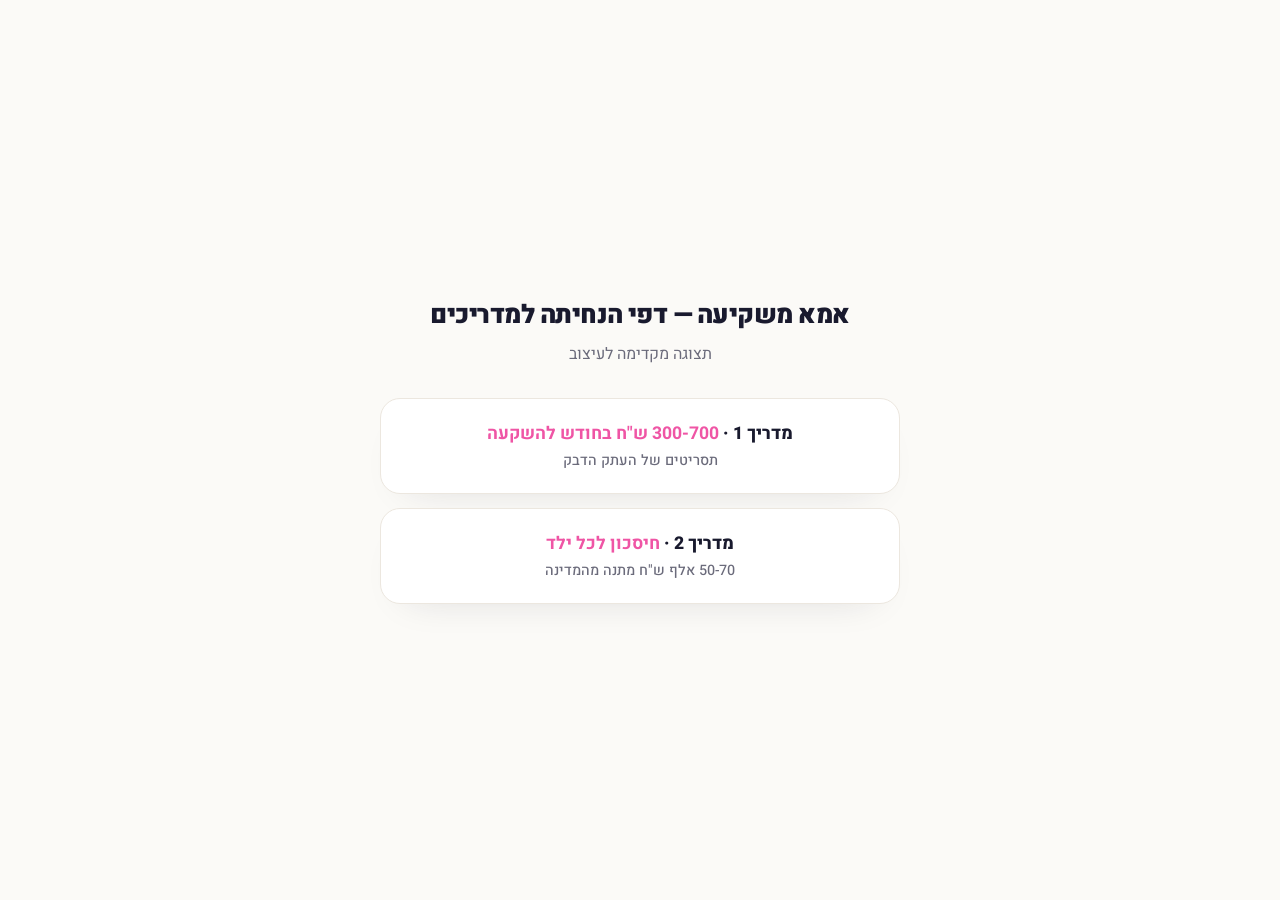
<file: index.html>
<!DOCTYPE html>
<html lang="he" dir="rtl">
<head>
<meta charset="UTF-8">
<meta name="viewport" content="width=device-width, initial-scale=1">
<title>דפי הנחיתה למדריכים | אמא משקיעה</title>
<meta name="robots" content="noindex">
<link href="https://fonts.googleapis.com/css2?family=Heebo:wght@400;500;800;900&display=swap" rel="stylesheet">
<style>
  *{margin:0;padding:0;box-sizing:border-box}
  body{font-family:'Heebo',sans-serif;background:#FBFAF7;color:#191A2E;min-height:100vh;display:grid;place-items:center;padding:24px}
  .card{max-width:520px;width:100%;text-align:center}
  h1{font-weight:900;font-size:1.6rem;letter-spacing:-.02em}
  p{color:#6B6B7B;margin-top:8px}
  .links{margin-top:32px;display:flex;flex-direction:column;gap:14px}
  a{display:block;background:#fff;border:1px solid #ECE7DF;border-radius:20px;padding:22px;text-decoration:none;color:#191A2E;font-weight:800;font-size:1.1rem;box-shadow:0 18px 40px -28px rgba(25,26,46,.18);transition:transform .18s}
  a:hover{transform:translateY(-2px)}
  a small{display:block;font-weight:500;color:#6B6B7B;margin-top:4px;font-size:.9rem}
  a b{color:#EF55A5}
</style>
</head>
<body>
<div class="card">
  <h1>אמא משקיעה — דפי הנחיתה למדריכים</h1>
  <p>תצוגה מקדימה לעיצוב</p>
  <div class="links">
    <a href="guide1/">מדריך 1 · <b>300-700 ש"ח בחודש להשקעה</b><small>תסריטים של העתק הדבק</small></a>
    <a href="guide2/">מדריך 2 · <b>חיסכון לכל ילד</b><small>50-70 אלף ש"ח מתנה מהמדינה</small></a>
  </div>
</div>
</body>
</html>
</file>
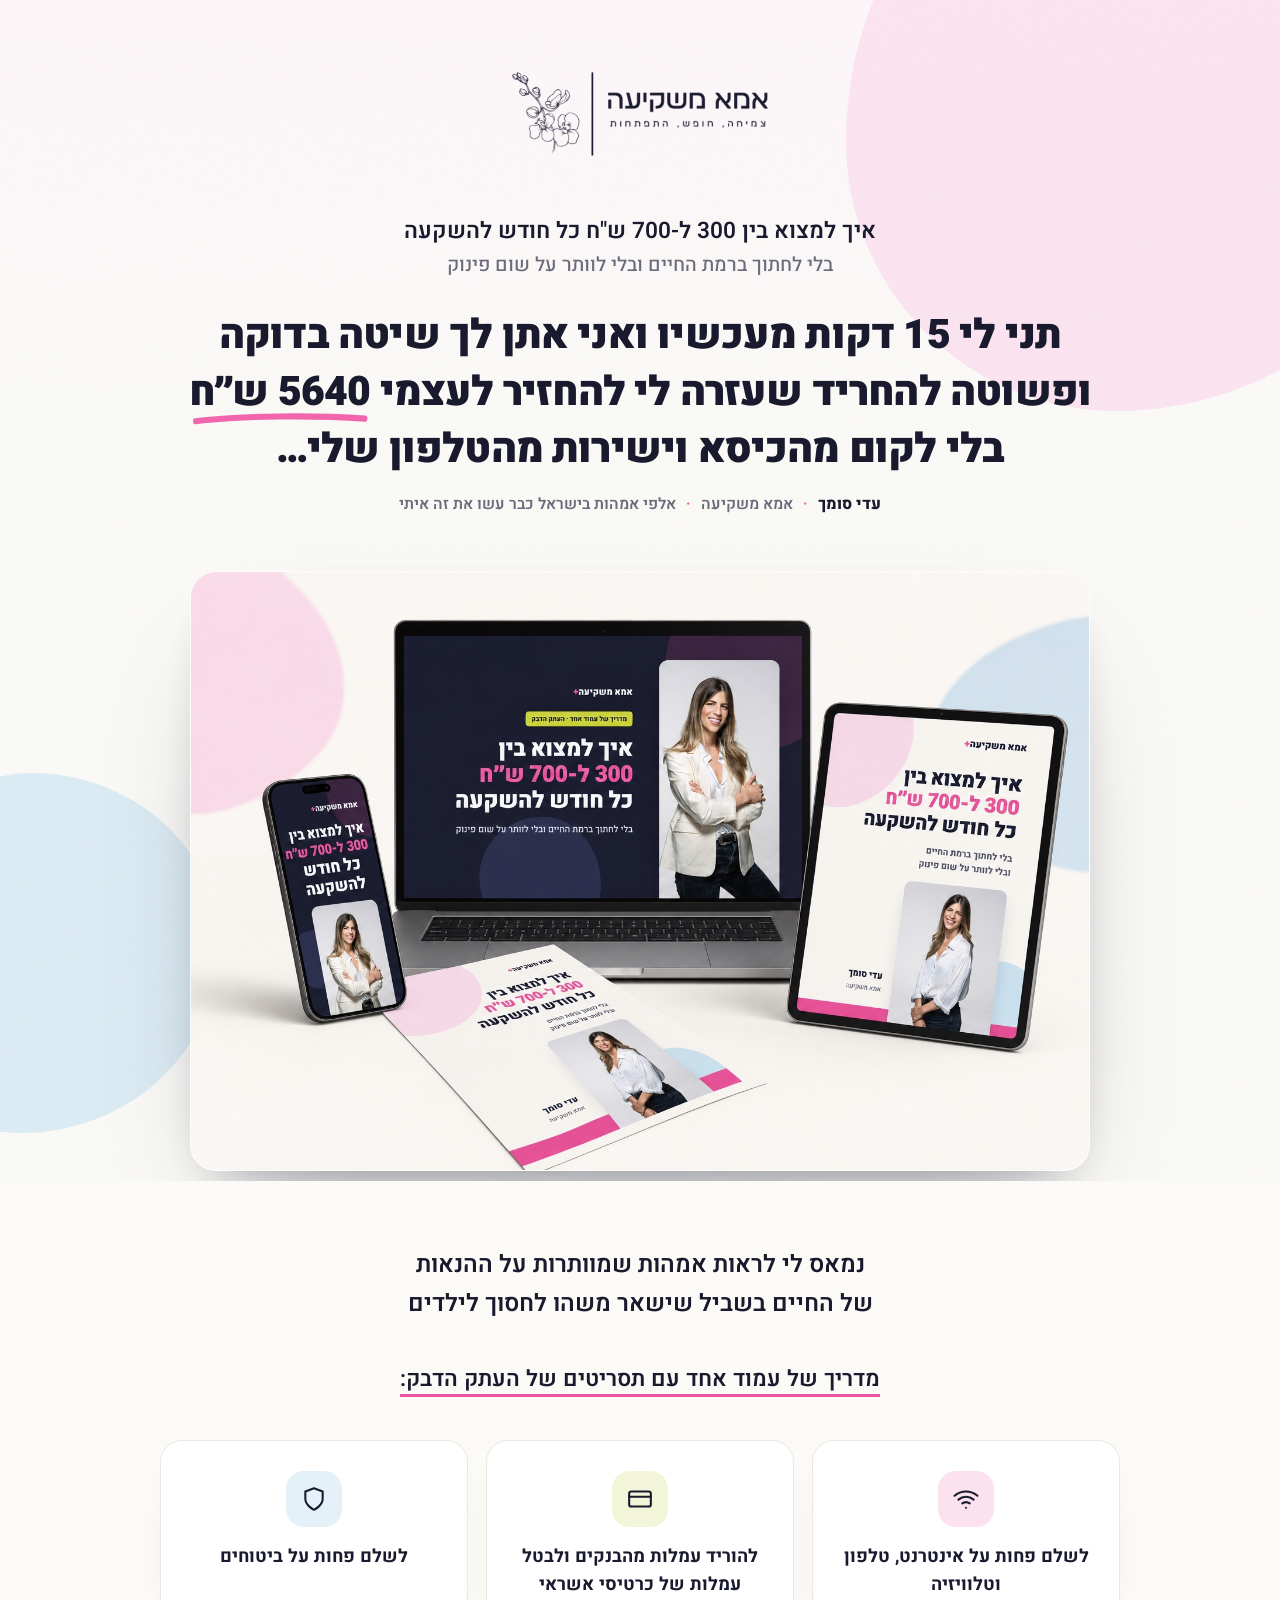
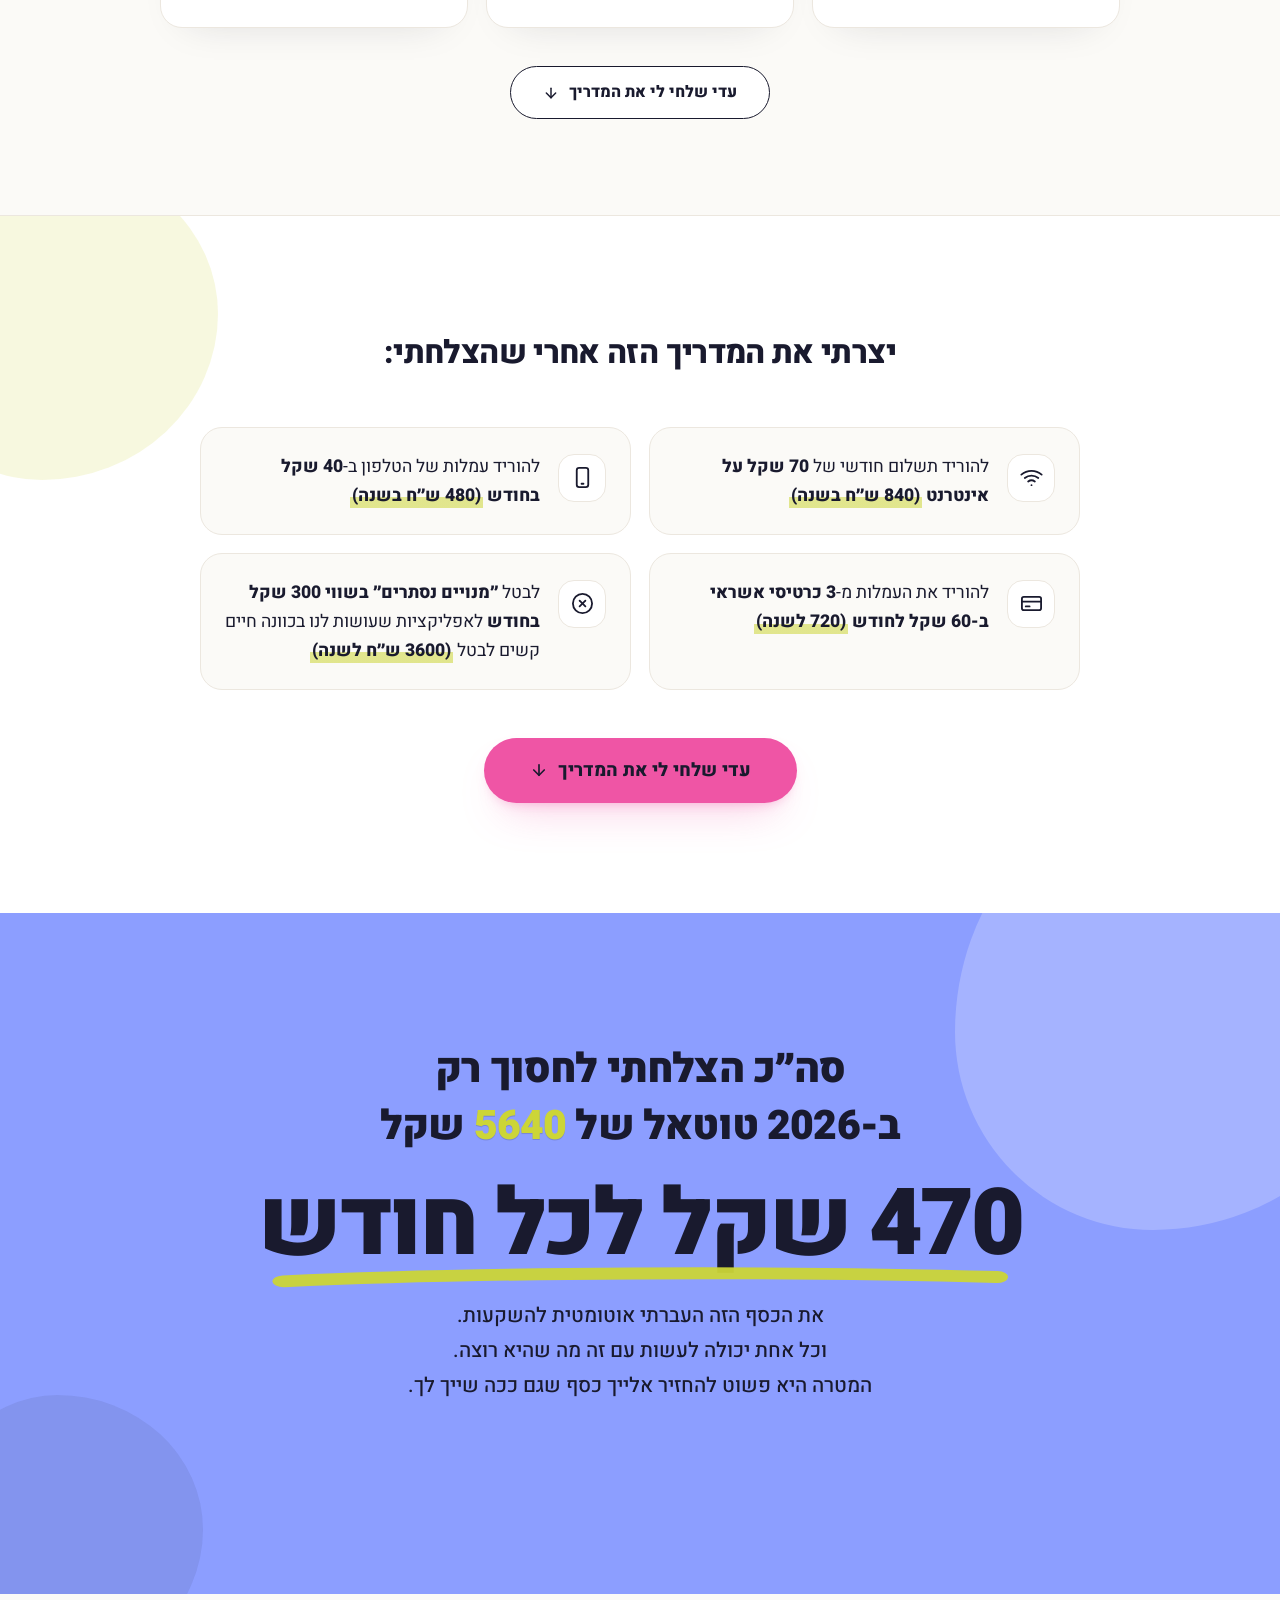
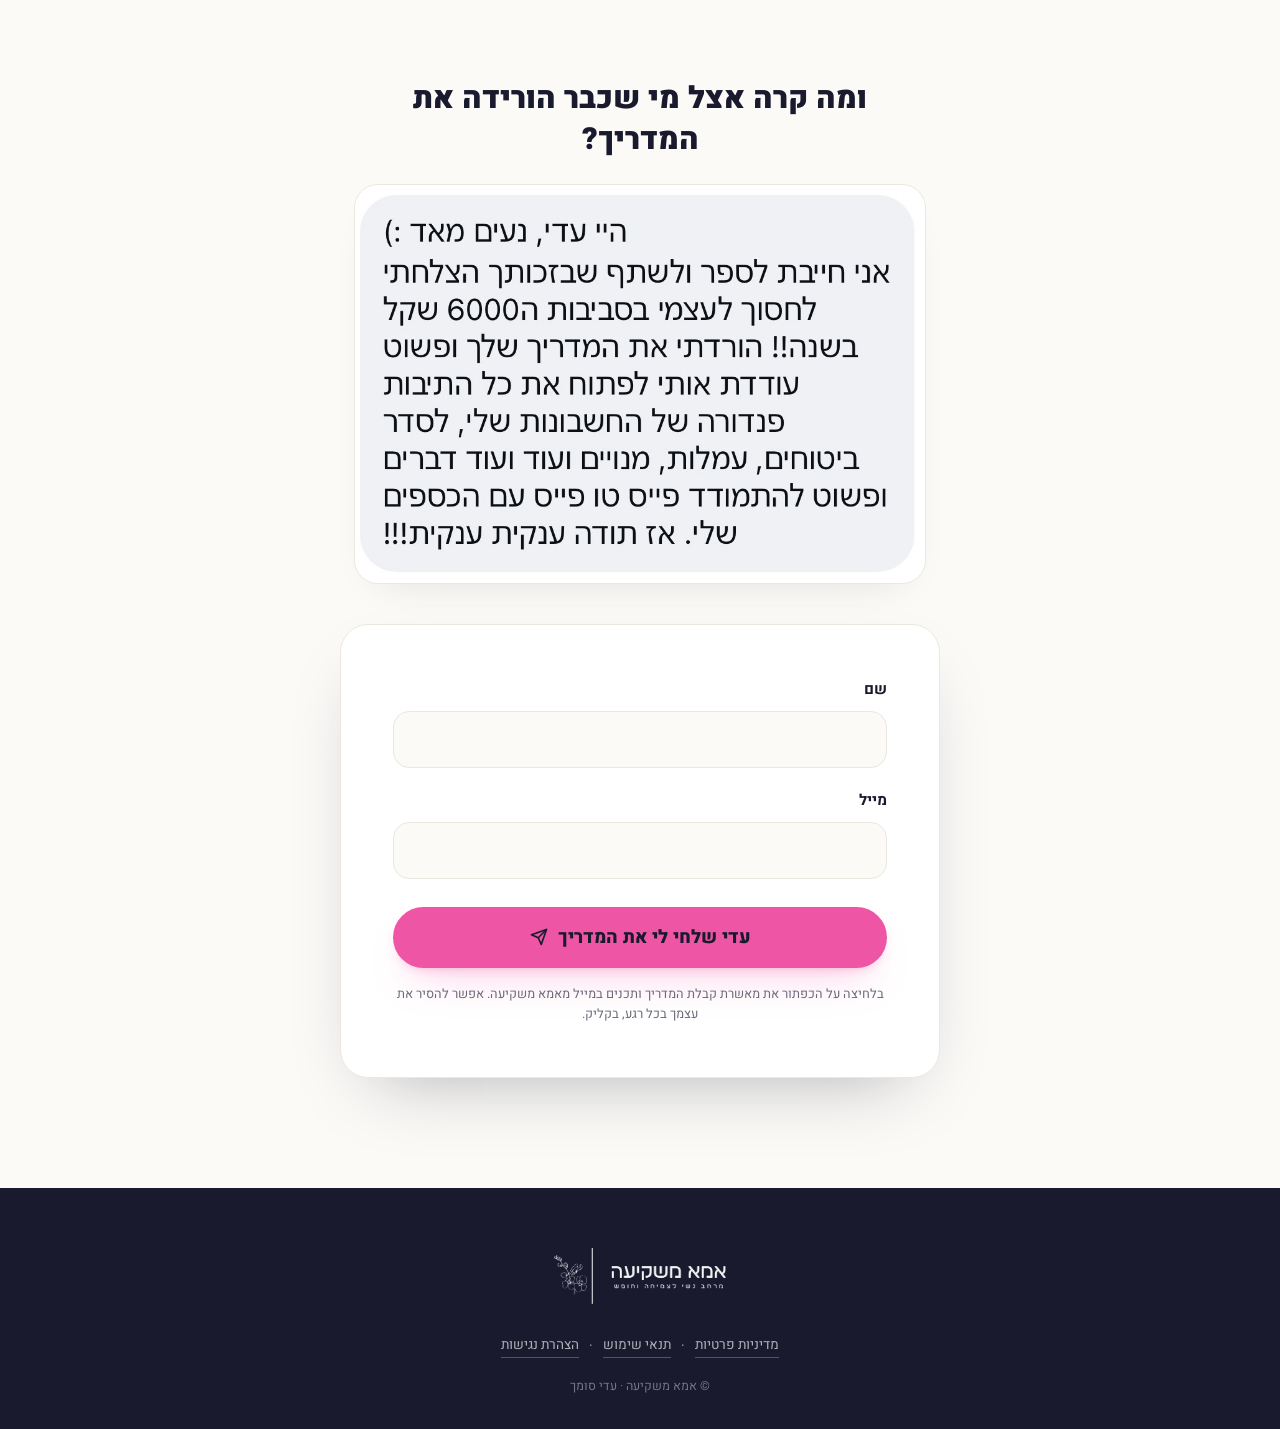
<file: guide1/index.html>
<!DOCTYPE html>
<html lang="he" dir="rtl">
<head>
<meta charset="UTF-8">
<meta name="viewport" content="width=device-width, initial-scale=1">
<title>איך למצוא בין 300 ל-700 ש"ח כל חודש להשקעה | אמא משקיעה</title>
<meta name="description" content="מדריך של עמוד אחד עם תסריטים של העתק הדבק — לשלם פחות על אינטרנט, טלפון וטלוויזיה, להוריד עמלות מהבנקים ולבטל עמלות של כרטיסי אשראי.">
<link rel="icon" href="data:image/svg+xml,<svg xmlns='http://www.w3.org/2000/svg' viewBox='0 0 100 100'><circle cx='50' cy='50' r='46' fill='%23EF55A5'/></svg>">
<link href="https://fonts.googleapis.com/css2?family=Heebo:wght@400;500;600;700;800;900&display=swap" rel="stylesheet">
<style>
  :root{
    --canvas:#FBFAF7; --ink:#191A2E; --ink-soft:#6B6B7B;
    --pink:#EF55A5; --lime:#CCD537; --vista:#8C9EFF; --sky:#BEE0F2;
    --pink-soft:#FCE1EF; --line:#ECE7DF;
    --shadow-card:0 18px 40px -28px rgba(25,26,46,.18);
    --ease:cubic-bezier(.22,.9,.3,1);
  }
  *{margin:0;padding:0;box-sizing:border-box}
  html{scroll-behavior:smooth}
  body{font-family:'Heebo',sans-serif;background:var(--canvas);color:var(--ink);line-height:1.7;overflow-x:clip;-webkit-font-smoothing:antialiased}
  ::selection{background:var(--pink-soft)}
  .wrap{max-width:880px;margin:0 auto;padding:0 24px;position:relative;z-index:2}
  .num{font-variant-numeric:tabular-nums}
  a:focus-visible,button:focus-visible,input:focus-visible{outline:3px solid var(--vista);outline-offset:3px;border-radius:6px}

  /* ---------- sticky header ---------- */
  .topbar{position:fixed;inset-inline:0;top:0;z-index:50;background:rgba(251,250,247,.86);backdrop-filter:blur(14px);-webkit-backdrop-filter:blur(14px);border-bottom:1px solid var(--line);transform:translateY(-110%);transition:transform .45s var(--ease)}
  .topbar.on{transform:translateY(0)}
  .topbar-in{max-width:1080px;margin:0 auto;padding:10px 24px;display:flex;align-items:center;justify-content:space-between;gap:16px}
  .topbar img{height:30px;width:auto;display:block}
  .topbar .btn{padding:9px 22px;font-size:.92rem;box-shadow:none}

  /* ---------- buttons ---------- */
  .btn{display:inline-flex;align-items:center;justify-content:center;gap:10px;background:var(--pink);color:var(--ink);border:none;border-radius:100px;padding:17px 46px;font-family:inherit;font-weight:800;font-size:clamp(1.02rem,2vw,1.15rem);text-decoration:none;cursor:pointer;transition:transform .2s var(--ease),box-shadow .2s var(--ease),filter .2s;box-shadow:0 6px 14px -8px rgba(239,85,165,.55),0 22px 44px -20px rgba(239,85,165,.4)}
  .btn:hover{filter:brightness(.95);transform:translateY(-2px);box-shadow:0 10px 20px -8px rgba(239,85,165,.5),0 30px 55px -22px rgba(239,85,165,.45)}
  .btn:active{transform:translateY(0) scale(.985)}
  .btn svg{width:18px;height:18px;flex:none;transition:transform .2s var(--ease)}
  .btn:hover svg{transform:translateX(-4px)}
  .btn-soft{display:inline-flex;align-items:center;gap:10px;background:#fff;color:var(--ink);border:1.5px solid var(--ink);border-radius:100px;padding:12px 32px;font-family:inherit;font-weight:800;font-size:1rem;text-decoration:none;cursor:pointer;transition:transform .2s var(--ease),background .2s,color .2s}
  .btn-soft:hover{background:var(--ink);color:#fff;transform:translateY(-2px)}
  .btn-soft svg{width:16px;height:16px}

  /* ---------- blobs & texture ---------- */
  .blob{position:absolute;border-radius:48% 52% 55% 45%/55% 48% 52% 45%;z-index:0;pointer-events:none}

  /* ---------- hero ---------- */
  .hero{position:relative;padding:clamp(44px,6vw,72px) 0 0;text-align:center;overflow:hidden;background:linear-gradient(180deg,#FDF6FA 0%,var(--canvas) 34%)}
  .hero::after{content:"";position:absolute;inset:0;z-index:1;pointer-events:none;opacity:.045;background-image:url("data:image/svg+xml,%3Csvg xmlns='http://www.w3.org/2000/svg' width='140' height='140'%3E%3Cfilter id='n'%3E%3CfeTurbulence type='fractalNoise' baseFrequency='.9' numOctaves='2'/%3E%3C/filter%3E%3Crect width='140' height='140' filter='url(%23n)' opacity='1'/%3E%3C/svg%3E")}
  .blob-pink{width:min(48vw,600px);height:min(48vw,600px);background:var(--pink-soft);top:-16%;right:-13%;opacity:.85}
  .blob-sky{width:min(30vw,360px);height:min(30vw,360px);background:var(--sky);opacity:.5;bottom:4%;left:-11%}
  .hero .wrap{max-width:1040px}
  .hero-logo img{height:clamp(58px,8vw,84px);width:auto;display:inline-block}
  .pre-head{margin-top:clamp(30px,4.5vw,48px);font-weight:600;font-size:clamp(1.12rem,2.3vw,1.42rem);line-height:1.6}
  .pre-head small{display:block;font-size:.86em;font-weight:500;color:var(--ink-soft)}
  h1{font-weight:900;font-size:clamp(1.55rem,3.6vw,2.55rem);line-height:1.4;letter-spacing:-.02em;margin-top:clamp(18px,2.6vw,26px);text-wrap:balance}
  @media (max-width:760px){h1 br{display:none}}
  .mark{position:relative;display:inline-block;white-space:nowrap}
  .mark svg{position:absolute;right:2%;left:2%;bottom:-.08em;width:96%;height:.3em;overflow:visible}
  .mark svg path{fill:none;stroke:var(--pink);stroke-width:6;stroke-linecap:round;opacity:.9}

  .hero .cred{margin-top:14px;font-size:clamp(.88rem,1.6vw,.98rem);color:var(--ink-soft);font-weight:600;display:flex;align-items:center;justify-content:center;gap:10px;flex-wrap:wrap}
  .hero .cred strong{color:var(--ink);font-weight:800}
  .hero .cred .cred-u{display:inline-flex;align-items:center;gap:10px;white-space:nowrap}
  .hero .cred .cred-dot{color:var(--pink)}
  @media (max-width:600px){.hero .cred{flex-direction:column;gap:4px}.hero .cred .cred-sep{display:none}.hero .cred .cred-u{white-space:normal;justify-content:center}}
  .stage{position:relative;z-index:2;margin-top:clamp(30px,4.5vw,52px)}
  .stage::before{content:"";position:absolute;inset:8% 6% -4%;background:radial-gradient(60% 60% at 50% 55%,rgba(239,85,165,.16),rgba(190,224,242,.12) 55%,transparent 75%);filter:blur(8px);z-index:-1}
  .stage img{width:100%;max-width:900px;height:auto;border-radius:clamp(16px,2.4vw,26px);box-shadow:0 24px 50px -30px rgba(25,26,46,.35),0 60px 120px -60px rgba(25,26,46,.4);border:1px solid rgba(255,255,255,.7)}

  .wave{display:block;width:100%;height:clamp(40px,6vw,80px);margin-top:-1px}

  /* ---------- inside ---------- */
  .inside{padding:clamp(8px,2vw,20px) 0 clamp(56px,8vw,96px);text-align:center;background:var(--canvas)}
  .bridge{padding:clamp(40px,6vw,64px) 0 clamp(8px,1.5vw,16px);text-align:center}
  .bridge-line{max-width:680px;margin:0 auto;font-weight:600;font-size:clamp(1.15rem,2.4vw,1.5rem);line-height:1.65;text-wrap:balance}
  .inside-lead{font-size:clamp(1.12rem,2.2vw,1.4rem);font-weight:600;text-decoration:underline;text-decoration-color:var(--pink);text-decoration-thickness:2.5px;text-underline-offset:8px}
  .inside-items{margin:clamp(28px,4vw,42px) auto 0;max-width:960px;display:grid;grid-template-columns:repeat(3,1fr);gap:18px;text-align:center}
  @media (max-width:820px){.inside-items{grid-template-columns:1fr;max-width:520px}}
  .inside-item{background:#fff;border:1px solid var(--line);border-radius:22px;padding:30px 26px 28px;font-weight:700;font-size:clamp(1.02rem,1.9vw,1.13rem);line-height:1.55;box-shadow:var(--shadow-card);display:flex;flex-direction:column;align-items:center;gap:16px}
  .icon-pill{width:56px;height:56px;border-radius:18px;display:grid;place-items:center;background:var(--pink-soft)}
  .inside-item:nth-child(2) .icon-pill{background:#F2F5D8}
  .inside-item:nth-child(3) .icon-pill{background:#E4F1F9}
  .icon-pill svg{width:26px;height:26px;stroke:var(--ink);stroke-width:1.9;fill:none;stroke-linecap:round;stroke-linejoin:round}
  .inside .cta-line{margin-top:clamp(28px,4vw,38px)}

  /* ---------- results ---------- */
  .results{background:#fff;border-top:1px solid var(--line);padding:clamp(64px,9vw,110px) 0;position:relative;overflow:hidden}
  .results .blob-lime{width:min(26vw,320px);height:min(26vw,320px);background:var(--lime);opacity:.16;top:-8%;left:-8%}
  .results h2{font-weight:800;font-size:clamp(1.45rem,3vw,2rem);letter-spacing:-.02em;text-align:center;text-wrap:balance}
  .result-grid{margin:clamp(30px,4.5vw,46px) auto 0;max-width:880px;display:grid;grid-template-columns:1fr 1fr;gap:18px;list-style:none}
  @media (max-width:720px){.result-grid{grid-template-columns:1fr;max-width:540px}}
  .result-grid li{display:flex;gap:18px;align-items:flex-start;background:var(--canvas);border:1px solid var(--line);border-radius:22px;padding:24px;font-size:clamp(1rem,1.9vw,1.1rem);line-height:1.65}
  .r-icon{flex:none;width:48px;height:48px;border-radius:16px;background:#fff;border:1px solid var(--line);display:grid;place-items:center;margin-top:2px}
  .r-icon svg{width:23px;height:23px;stroke:var(--ink);stroke-width:1.9;fill:none;stroke-linecap:round;stroke-linejoin:round}
  .result-grid b{font-weight:800}
  .save{font-weight:800;background:linear-gradient(transparent 58%,rgba(204,213,55,.55) 58%);padding:0 2px;white-space:nowrap}
  .results .cta-line{text-align:center;margin-top:clamp(34px,5vw,48px)}

  /* ---------- total ---------- */
  .total{background:var(--vista);padding:clamp(72px,10vw,130px) 0 clamp(120px,15vw,190px);text-align:center;position:relative;overflow:hidden}
  .total .blob-w1{width:min(36vw,440px);height:min(36vw,440px);background:rgba(255,255,255,.22);top:-18%;right:-9%}
  .total .blob-w2{width:min(24vw,280px);height:min(24vw,280px);background:rgba(25,26,46,.08);bottom:-12%;left:-6%}
  .total-lead{font-weight:900;font-size:clamp(1.55rem,3.6vw,2.55rem);line-height:1.4;letter-spacing:-.02em;text-wrap:balance}
  .total-big{font-weight:900;font-size:clamp(3.1rem,9vw,5.8rem);letter-spacing:-.035em;line-height:1.08;margin:clamp(10px,2vw,20px) 0}
  @media (max-width:520px){.total-big{font-size:clamp(1.9rem,9.2vw,2.6rem)}}
  .total-hl{color:var(--lime);text-shadow:0 1px 0 rgba(25,26,46,.18)}
  .total-mark{position:relative;display:inline-block;white-space:nowrap}
  .total-mark svg{position:absolute;right:2%;left:2%;bottom:-.12em;width:96%;height:.22em;overflow:visible}
  .total-mark svg path{fill:none;stroke:var(--lime);stroke-width:7;stroke-linecap:round;opacity:.95}
  .total-after{font-size:clamp(1.02rem,2vw,1.28rem);font-weight:500;max-width:560px;margin:clamp(16px,2.6vw,24px) auto 0}

  /* ---------- form ---------- */
  .signup{padding:0 0 clamp(64px,9vw,110px);background:var(--canvas)}
  .form-card{max-width:600px;margin:calc(-1*clamp(80px,11vw,140px)) auto 0;background:#fff;border:1px solid var(--line);border-radius:28px;padding:clamp(30px,5vw,52px);box-shadow:0 30px 70px -35px rgba(25,26,46,.35);text-align:center;position:relative;z-index:3}
  .form-card label{display:block;text-align:right;font-weight:700;font-size:.95rem;margin:20px 0 8px}
  .form-card label:first-of-type{margin-top:0}
  .form-card input{width:100%;padding:15px 18px;border:1.5px solid var(--line);border-radius:16px;font-family:inherit;font-size:1.05rem;background:var(--canvas);color:var(--ink);transition:border-color .15s,box-shadow .15s}
  .form-card input:hover{border-color:#D9D2C6}
  .form-card input:focus{outline:none;border-color:var(--pink);box-shadow:0 0 0 4px var(--pink-soft)}
  .form-card .btn{width:100%;margin-top:28px}
  .consent{margin-top:16px;font-size:.8rem;color:var(--ink-soft);line-height:1.6}

  .form-err{margin-top:14px;font-size:.92rem;font-weight:700;color:#B4245F;display:none}
  .foot-links button{background:none;border:none;font-family:inherit;font-size:.85rem;color:rgba(255,255,255,.66);border-bottom:1px solid rgba(255,255,255,.25);padding:0 0 1px;cursor:pointer;transition:color .15s,border-color .15s}
  .foot-links button:hover{color:#fff;border-color:#fff}

  /* ---------- legal dialogs ---------- */
  dialog{border:none;border-radius:24px;padding:0;max-width:560px;width:calc(100% - 40px);box-shadow:0 40px 90px -40px rgba(25,26,46,.5)}
  dialog::backdrop{background:rgba(25,26,46,.45)}
  .dlg{padding:clamp(24px,4vw,34px);text-align:right;font-size:.96rem;line-height:1.75}
  .dlg h3{font-weight:800;font-size:1.2rem;margin-bottom:12px}
  .dlg p + p{margin-top:10px}
  .dlg .dlg-close{margin-top:20px;background:var(--ink);color:#fff;border:none;border-radius:100px;padding:11px 28px;font-family:inherit;font-weight:800;font-size:.95rem;cursor:pointer}

  /* ---------- footer ---------- */
  footer{background:var(--ink);color:#fff;padding:clamp(40px,6vw,60px) 0 32px;text-align:center}
  footer img{height:56px;width:auto;opacity:.95}
  .foot-links{margin-top:22px;font-size:.85rem;color:rgba(255,255,255,.66);display:flex;gap:10px;justify-content:center;flex-wrap:wrap}
  .foot-links a{color:rgba(255,255,255,.66);text-decoration:none;border-bottom:1px solid rgba(255,255,255,.25);padding-bottom:1px;transition:color .15s,border-color .15s}
  .foot-links a:hover{color:#fff;border-color:#fff}
  .foot-copy{margin-top:18px;font-size:.78rem;color:rgba(255,255,255,.4)}

  /* ---------- motion ---------- */
  .rv{opacity:0;transform:translateY(22px);transition:opacity .8s var(--ease),transform .8s var(--ease)}
  .rv.on{opacity:1;transform:none}
  @media (prefers-reduced-motion:no-preference){
    .hero-logo,.pre-head,h1,.hero .cred,.stage{animation:rise .9s var(--ease) both}
    .pre-head{animation-delay:.12s}h1{animation-delay:.22s}.hero .cred{animation-delay:.3s}.stage{animation-delay:.38s}
    .mark svg path{stroke-dasharray:230;stroke-dashoffset:230;animation:draw 1s var(--ease) 1s forwards}
  }
  @media (prefers-reduced-motion:reduce){.rv{opacity:1;transform:none;transition:none}}
  @keyframes rise{from{opacity:0;transform:translateY(26px)}to{opacity:1;transform:none}}
  @keyframes draw{to{stroke-dashoffset:0}}
  .proof{padding:clamp(48px,7vw,84px) 0 calc(clamp(80px,11vw,140px) + 40px);text-align:center;background:var(--canvas)}
  .proof h2{font-size:clamp(1.35rem,3vw,1.9rem);font-weight:900;line-height:1.35;margin-bottom:24px}
  .proof img{display:block;width:100%;height:auto;border-radius:24px;background:#fff;border:1px solid var(--line);box-shadow:var(--shadow-card)}
</style>
<!-- Meta Pixel -->
<script>
!function(f,b,e,v,n,t,s){if(f.fbq)return;n=f.fbq=function(){n.callMethod?
n.callMethod.apply(n,arguments):n.queue.push(arguments)};if(!f._fbq)f._fbq=n;
n.push=n;n.loaded=!0;n.version='2.0';n.queue=[];t=b.createElement(e);t.async=!0;
t.src=v;s=b.getElementsByTagName(e)[0];s.parentNode.insertBefore(t,s)}(window,
document,'script','https://connect.facebook.net/en_US/fbevents.js');
fbq('init','1820166155346211');fbq('track','PageView');
</script>
<noscript><img height="1" width="1" style="display:none"
src="https://www.facebook.com/tr?id=1820166155346211&ev=PageView&noscript=1" alt=""></noscript>
<!-- End Meta Pixel -->
</head>
<body>

<div class="topbar" id="topbar">
  <div class="topbar-in">
    <img src="assets/logo-ink.png" alt="אמא משקיעה">
    <a class="btn" href="#form">עדי שלחי לי את המדריך</a>
  </div>
</div>

<header class="hero">
  <div class="blob blob-pink" aria-hidden="true"></div>
  <div class="blob blob-sky" aria-hidden="true"></div>
  <div class="wrap">
    <div class="hero-logo"><img src="assets/logo-ink.png" alt="אמא משקיעה — צמיחה, חופש, התפתחות"></div>
    <p class="pre-head">איך למצוא בין 300 ל-700 ש"ח כל חודש להשקעה
    <small>בלי לחתוך ברמת החיים ובלי לוותר על שום פינוק</small></p>
    <h1>תני לי 15 דקות מעכשיו ואני אתן לך שיטה בדוקה<br>
    ופשוטה להחריד שעזרה לי להחזיר לעצמי <span class="mark num">5640 ש׳׳ח<svg viewBox="0 0 230 12" aria-hidden="true" preserveAspectRatio="none"><path d="M3 9C64 3.5 160 3 227 6.5"/></svg></span><br>
    בלי לקום מהכיסא וישירות מהטלפון שלי…</h1>
    <p class="cred rv-none"><span class="cred-u"><strong>עדי סומך</strong><span class="cred-dot" aria-hidden="true">·</span>אמא משקיעה</span><span class="cred-dot cred-sep" aria-hidden="true">·</span><span class="cred-u">אלפי אמהות בישראל כבר עשו את זה איתי</span></p>
    <div class="stage">
      <img src="mockup-hero.jpg" alt="המדריך של עדי סומך — איך למצוא בין 300 ל-700 ש״ח כל חודש להשקעה — על מסך מחשב, טאבלט, טלפון ודף מודפס" width="1536" height="1024">
    </div>
  </div>
</header>

<section class="bridge">
  <div class="wrap">
    <p class="bridge-line rv">נמאס לי לראות אמהות שמוותרות על ההנאות של החיים בשביל שישאר משהו לחסוך לילדים</p>
  </div>
</section>

<section class="inside">
  <div class="wrap" style="max-width:1040px">
    <p class="inside-lead rv">מדריך של עמוד אחד עם תסריטים של העתק הדבק:</p>
    <div class="inside-items">
      <div class="inside-item rv">
        <span class="icon-pill" aria-hidden="true"><svg viewBox="0 0 24 24"><path d="M5 12.55a11 11 0 0 1 14.08 0"/><path d="M1.42 9a16 16 0 0 1 21.16 0"/><path d="M8.53 16.11a6 6 0 0 1 6.95 0"/><line x1="12" y1="20" x2="12.01" y2="20"/></svg></span>
        לשלם פחות על אינטרנט, טלפון וטלוויזיה
      </div>
      <div class="inside-item rv" style="transition-delay:.1s">
        <span class="icon-pill" aria-hidden="true"><svg viewBox="0 0 24 24"><rect x="2" y="5" width="20" height="14" rx="2"/><line x1="2" y1="10" x2="22" y2="10"/></svg></span>
        להוריד עמלות מהבנקים ולבטל עמלות של כרטיסי אשראי
      </div>
      <div class="inside-item rv" style="transition-delay:.2s">
        <span class="icon-pill" aria-hidden="true"><svg viewBox="0 0 24 24"><path d="M12 22s8-4 8-10V5l-8-3-8 3v7c0 6 8 10 8 10z"/></svg></span>
        לשלם פחות על ביטוחים
      </div>
    </div>
    <div class="cta-line rv">
      <a class="btn-soft" href="#form">עדי שלחי לי את המדריך<svg viewBox="0 0 24 24" fill="none" stroke="currentColor" stroke-width="2.2" stroke-linecap="round" stroke-linejoin="round" aria-hidden="true"><path d="M12 5v14"/><path d="m19 12-7 7-7-7"/></svg></a>
    </div>
  </div>
</section>

<section class="results">
  <div class="blob blob-lime" aria-hidden="true"></div>
  <div class="wrap" style="max-width:1000px">
    <h2 class="rv">יצרתי את המדריך הזה אחרי שהצלחתי:</h2>
    <ul class="result-grid">
      <li class="rv"><span class="r-icon" aria-hidden="true"><svg viewBox="0 0 24 24"><path d="M5 12.55a11 11 0 0 1 14.08 0"/><path d="M1.42 9a16 16 0 0 1 21.16 0"/><path d="M8.53 16.11a6 6 0 0 1 6.95 0"/><line x1="12" y1="20" x2="12.01" y2="20"/></svg></span><span>להוריד תשלום חודשי של <b>70 שקל על אינטרנט</b> <span class="save num">(840 ש׳׳ח בשנה)</span></span></li>
      <li class="rv" style="transition-delay:.08s"><span class="r-icon" aria-hidden="true"><svg viewBox="0 0 24 24"><rect x="6" y="2" width="12" height="20" rx="2.5"/><line x1="11" y1="18.5" x2="13" y2="18.5"/></svg></span><span>להוריד עמלות של הטלפון ב-<b>40 שקל בחודש</b> <span class="save num">(480 ש׳׳ח בשנה)</span></span></li>
      <li class="rv" style="transition-delay:.16s"><span class="r-icon" aria-hidden="true"><svg viewBox="0 0 24 24"><rect x="2" y="5" width="20" height="14" rx="2"/><line x1="2" y1="10" x2="22" y2="10"/><line x1="6" y1="15" x2="10" y2="15"/></svg></span><span>להוריד את העמלות מ-<b>3 כרטיסי אשראי ב-60 שקל לחודש</b> <span class="save num">(720 לשנה)</span></span></li>
      <li class="rv" style="transition-delay:.24s"><span class="r-icon" aria-hidden="true"><svg viewBox="0 0 24 24"><circle cx="12" cy="12" r="10"/><line x1="15" y1="9" x2="9" y2="15"/><line x1="9" y1="9" x2="15" y2="15"/></svg></span><span>לבטל <b>״מנויים נסתרים״ בשווי 300 שקל בחודש</b> לאפליקציות שעושות לנו בכוונה חיים קשים לבטל <span class="save num">(3600 ש׳׳ח לשנה)</span></span></li>
    </ul>
    <div class="cta-line rv"><a class="btn" href="#form">עדי שלחי לי את המדריך<svg viewBox="0 0 24 24" fill="none" stroke="currentColor" stroke-width="2.2" stroke-linecap="round" stroke-linejoin="round" aria-hidden="true"><path d="M12 5v14"/><path d="m19 12-7 7-7-7"/></svg></a></div>
  </div>
</section>

<section class="total">
  <div class="blob blob-w1" aria-hidden="true"></div>
  <div class="blob blob-w2" aria-hidden="true"></div>
  <div class="wrap">
    <p class="total-lead rv">סה׳׳כ הצלחתי לחסוך רק ב-2026 טוטאל של <span class="total-hl num">5640</span> שקל</p>
    <p class="total-big num rv" style="transition-delay:.1s"><span class="total-mark">470 שקל לכל חודש<svg viewBox="0 0 230 12" aria-hidden="true" preserveAspectRatio="none"><path d="M3 9C64 3.5 160 3 227 6.5"/></svg></span></p>
    <p class="total-after rv" style="transition-delay:.2s">את הכסף הזה העברתי אוטומטית להשקעות.<br>וכל אחת יכולה לעשות עם זה מה שהיא רוצה.<br>המטרה היא פשוט להחזיר אלייך כסף שגם ככה שייך לך.</p>
  </div>
</section>

<section class="proof">
  <div class="wrap" style="max-width:620px">
    <h2 class="rv">ומה קרה אצל מי שכבר הורידה את המדריך?</h2>
    <img class="rv" src="assets/testimonial-6000.jpg" alt="הודעה ממשתתפת: הורדתי את המדריך, סידרתי ביטוחים, עמלות ומנויים, וחסכתי בסביבות 6000 שקל בשנה" width="916" height="640" loading="lazy">
  </div>
</section>

<section class="signup" id="form">
  <div class="wrap">
    <form class="form-card" id="leadform">
      <label for="fname">שם</label>
      <input id="fname" name="name" type="text" autocomplete="given-name" required>
      <label for="femail">מייל</label>
      <input id="femail" name="email" type="email" autocomplete="email" required>
      <button class="btn" type="submit">עדי שלחי לי את המדריך<svg viewBox="0 0 24 24" fill="none" stroke="currentColor" stroke-width="2.2" stroke-linecap="round" stroke-linejoin="round" aria-hidden="true"><path d="m22 2-7 20-4-9-9-4Z"/><path d="M22 2 11 13"/></svg></button>
      <p class="form-err" id="form-err" role="alert"></p>
      <p class="consent">בלחיצה על הכפתור את מאשרת קבלת המדריך ותכנים במייל מאמא משקיעה. אפשר להסיר את עצמך בכל רגע, בקליק.</p>
    </form>
  </div>
</section>

<footer>
  <div class="wrap">
    <img src="assets/logo-white.png" alt="אמא משקיעה — מרחב נשי לצמיחה וחופש">
    <nav class="foot-links" aria-label="קישורים משפטיים">
      <button type="button" data-dlg="dlg-privacy">מדיניות פרטיות</button><span aria-hidden="true">·</span>
      <button type="button" data-dlg="dlg-terms">תנאי שימוש</button><span aria-hidden="true">·</span>
      <button type="button" data-dlg="dlg-a11y">הצהרת נגישות</button>
    </nav>
    <p class="foot-copy">© אמא משקיעה · עדי סומך</p>
  </div>
</footer>

<dialog id="dlg-privacy"><div class="dlg">
  <h3>מדיניות פרטיות</h3>
  <p>הפרטים שאת משאירה (שם וכתובת מייל) נשמרים אצלנו לצורך שליחת המדריך ותכנים נוספים מאמא משקיעה, בהתאם לחוק הגנת הפרטיות ולתיקון 40 לחוק התקשורת. הפרטים לא נמסרים לצד שלישי.</p>
  <p>אפשר להסיר את עצמך מהדיוור בכל רגע, בקליק בתחתית כל מייל, או בפנייה אלינו: <a href="mailto:mominvest10x@gmail.com">mominvest10x@gmail.com</a>.</p>
  <p>הדף מודד גם כמה אנשים נכנסו אליו ומאיזה קישור הגיעו, באמצעות מזהה אנונימי שנשמר בדפדפן שלך. המדידה הזו נשמרת אצלנו בלבד, לא כוללת שם או כתובת מייל, ולא מועברת לצד שלישי.</p>
  <p>הדף משתמש גם בפיקסל של מטא (פייסבוק ואינסטגרם) כדי למדוד את ביצועי הפרסום. הפיקסל אוסף נתוני שימוש אנונימיים בהתאם למדיניות הפרטיות של מטא, ואפשר לחסום אותו בהגדרות הדפדפן.</p>
  <button class="dlg-close" type="button" data-close>סגירה</button>
</div></dialog>

<dialog id="dlg-terms"><div class="dlg">
  <h3>תנאי שימוש</h3>
  <p>התכנים בדף ובמדריך הם מידע כללי בלבד ואינם מהווים ייעוץ השקעות, ייעוץ פנסיוני, ייעוץ מס או המלצה לביצוע פעולה כלשהי. כל החלטה היא באחריותך בלבד, ומומלץ להתייעץ עם בעל רישיון מתאים.</p>
  <p>הסכומים המופיעים בדף הם דוגמה אישית ואינם הבטחה לתוצאה. החיסכון בפועל תלוי בספקים, בחבילות ובתנאים האישיים שלך.</p>
  <p>אין להעתיק, לשכפל או להפיץ את תכני המדריך ללא אישור בכתב. כל הזכויות שמורות לאמא משקיעה · עדי סומך.</p><p style="margin:10px 0 0"><a href="https://mominvest.co.il/" style="font-weight:700;color:inherit">עדי סומך · אמא משקיעה</a> · <a href="https://mominvest.co.il/adi-somech/" style="color:inherit">מי זו עדי סומך</a> · <a href="https://mominvest.co.il/blog/" style="color:inherit">מאמרים</a></p><p style="margin:6px 0 0"><a href="https://mominvest.co.il/blog/kesef-avud/" style="color:inherit">איך למצוא כסף אבוד</a> · <a href="https://mominvest.co.il/blog/marvichim-yafe-lo-nishar/" style="color:inherit">תקציב משפחתי בלי אקסל</a> · <a href="https://mominvest.co.il/blog/kesef-baovesh/" style="color:inherit">מה לעשות עם הכסף בעו״ש</a> · <a href="https://mominvest.co.il/blog/keren-kaspit/" style="color:inherit">מה זה קרן כספית</a></p>
  <button class="dlg-close" type="button" data-close>סגירה</button>
</div></dialog>

<dialog id="dlg-a11y"><div class="dlg">
  <h3>הצהרת נגישות</h3>
  <p>אנחנו משתדלות שהדף יהיה נגיש לכולן. הוא נבנה בהתאם לעקרונות תקן ישראלי 5568 ברמת AA: ניווט מלא במקלדת, ניגודיות צבעים תקינה, טקסט חלופי לתמונות, והתאמה להקטנה והגדלה של הטקסט בדפדפן.</p>
  <p>נתקלת בקושי או במשהו שלא עובד? נשמח שתספרי לנו ונתקן: <a href="mailto:mominvest10x@gmail.com">mominvest10x@gmail.com</a>.</p>
  <button class="dlg-close" type="button" data-close>סגירה</button>
</div></dialog>

<script>
  const topbar = document.getElementById('topbar');
  const hero = document.querySelector('.hero');
  addEventListener('scroll', () => {
    topbar.classList.toggle('on', scrollY > hero.offsetHeight * .55);
  }, {passive:true});

  const io = new IntersectionObserver(es => es.forEach(e => {
    if (e.isIntersecting){ e.target.classList.add('on'); io.unobserve(e.target); }
  }), {threshold:.18, rootMargin:'0px 0px -40px'});
  document.querySelectorAll('.rv').forEach(el => io.observe(el));

  document.querySelectorAll('[data-dlg]').forEach(b =>
    b.addEventListener('click', () => document.getElementById(b.dataset.dlg).showModal()));
  document.querySelectorAll('dialog [data-close]').forEach(b =>
    b.addEventListener('click', () => b.closest('dialog').close()));

  // ---- הטופס. מכניס לרשימת סמוב 1162511 ושולח את מייל המדריך, דרך endpoint
  // פרוקסי בשרת course-portal (המפתח לא נחשף בדפדפן). guide=guide1 הוא מה
  // שמפריד בין המגנט הזה לבין "חיסכון לכל ילד" שיושב על אותו endpoint.
  var SIGNUP_ENDPOINT = "https://academy.mominvest.co.il/guide-signup";
  var THANKS_PAGE = "thanks/";
  var form = document.getElementById('leadform');
  var errEl = document.getElementById('form-err');

  form.addEventListener('submit', function(e){
    e.preventDefault();
    var btn = form.querySelector('.btn');
    var orig = btn.innerHTML;
    btn.disabled = true; btn.textContent = 'רגע אחד, שולחת לך…';
    errEl.style.display = 'none';

    // גוף form-encoded (לא JSON) = "בקשה פשוטה" של CORS, בלי סבב preflight
    // שנתקע בוובוויו של אינסטגרם/וואטסאפ על חיבור קר.
    var params = new URLSearchParams();
    params.set('name',  document.getElementById('fname').value);
    params.set('email', document.getElementById('femail').value);
    params.set('page', 'landing');
    params.set('guide', 'guide1');
    var qs = new URLSearchParams(location.search);
    ['ref','utm_source','utm_medium','utm_campaign','utm_content'].forEach(function(k){
      var v = qs.get(k) || (function(){ try { return localStorage.getItem('mi_'+k); } catch(err){ return ''; } })();
      if(v) params.set(k, v);
    });
    try { params.set('vid', localStorage.getItem('mi_vid') || ''); } catch(err){}
    var bodyStr = params.toString();

    // רשת ביטחון: יורים את הלידה כבר ברגע הלחיצה, בשליחה שלא תלויה בקריאת תגובת CORS.
    var beaconed = false;
    try {
      if (navigator.sendBeacon) {
        beaconed = navigator.sendBeacon(SIGNUP_ENDPOINT,
          new Blob([bodyStr], {type:'application/x-www-form-urlencoded'}));
      }
    } catch(err){}

    // אירוע ה-Lead נורה בדף התודה ולא כאן: ניווט מיידי עלול לקטוע את הבקשה
    // של הפיקסל, ובדף התודה הוא נספר פעם אחת בדיוק.
    function toThanks(){ location.href = THANKS_PAGE; }
    function fail(){
      btn.disabled = false; btn.innerHTML = orig;
      errEl.textContent = 'משהו נתקע רגע אצלנו. אפשר לנסות שוב — או לכתוב לי ואני שולחת את המדריך ידנית.';
      errEl.style.display = 'block';
    }

    var delays = [0, 2500, 5000];
    function attempt(i){
      var done = false;
      var ctrl = ('AbortController' in window) ? new AbortController() : null;
      function moveOn(){
        if(done) return; done = true;
        if(ctrl){ try{ ctrl.abort(); }catch(err){} }
        if(beaconed){ toThanks(); return; }   // הלידה נלכדה, ממשיכים לדף התודה
        if(i+1 < delays.length){ setTimeout(function(){ attempt(i+1); }, delays[i+1]); }
        else { fail(); }
      }
      var t = setTimeout(moveOn, 8000);
      fetch(SIGNUP_ENDPOINT, {
        method:'POST', headers:{'Content-Type':'application/x-www-form-urlencoded'},
        body: bodyStr, signal: ctrl ? ctrl.signal : undefined
      })
      .then(function(r){ if(!r.ok){ throw new Error('http '+r.status); } return r.json(); })
      .then(function(j){
        if(done) return; done = true; clearTimeout(t);
        if(j && j.ok){ toThanks(); } else { moveOn(); }
      })
      .catch(function(){ clearTimeout(t); moveOn(); });
    }
    attempt(0);
  });
</script>
<script>
  // ---- מדידה: כניסה לדף. הדף סטטי ואין לו לוגים, אז הספירה נעשית בשרת הפורטל.
  // ה-vid הוא מזהה אנונימי בדפדפן (בלי שם, בלי מייל) כדי לספור אנשים ולא רענונים.
  (function(){
    var TRACK = "https://academy.mominvest.co.il/guide-hit";
    var q = new URLSearchParams(location.search);
    var vid;
    try {
      vid = localStorage.getItem('mi_vid');
      if(!vid){ vid = (Date.now().toString(36) + Math.random().toString(36).slice(2,10)); localStorage.setItem('mi_vid', vid); }
      // מקור ראשון נשמר, כדי שגם מי שחוזרת ישירות תיוחס לפרסום שהביא אותה
      ['ref','utm_source','utm_medium','utm_campaign','utm_content'].forEach(function(k){
        if(q.get(k)) localStorage.setItem('mi_'+k, q.get(k));
      });
    } catch(e){ vid = 'nostore'; }
    var p = new URLSearchParams();
    p.set('page', 'landing');
    p.set('guide', 'guide1');
    p.set('vid', vid || '');
    ['ref','utm_source','utm_medium','utm_campaign','utm_content'].forEach(function(k){
      var v = q.get(k) || (function(){ try { return localStorage.getItem('mi_'+k); } catch(e){ return ''; } })();
      if(v) p.set(k, v);
    });
    var body = p.toString();
    try {
      if(!navigator.sendBeacon || !navigator.sendBeacon(TRACK, new Blob([body], {type:'application/x-www-form-urlencoded'}))){
        fetch(TRACK, {method:'POST', headers:{'Content-Type':'application/x-www-form-urlencoded'}, body:body, keepalive:true}).catch(function(){});
      }
    } catch(e){}
  })();
</script>
</body>
</html>
</file>
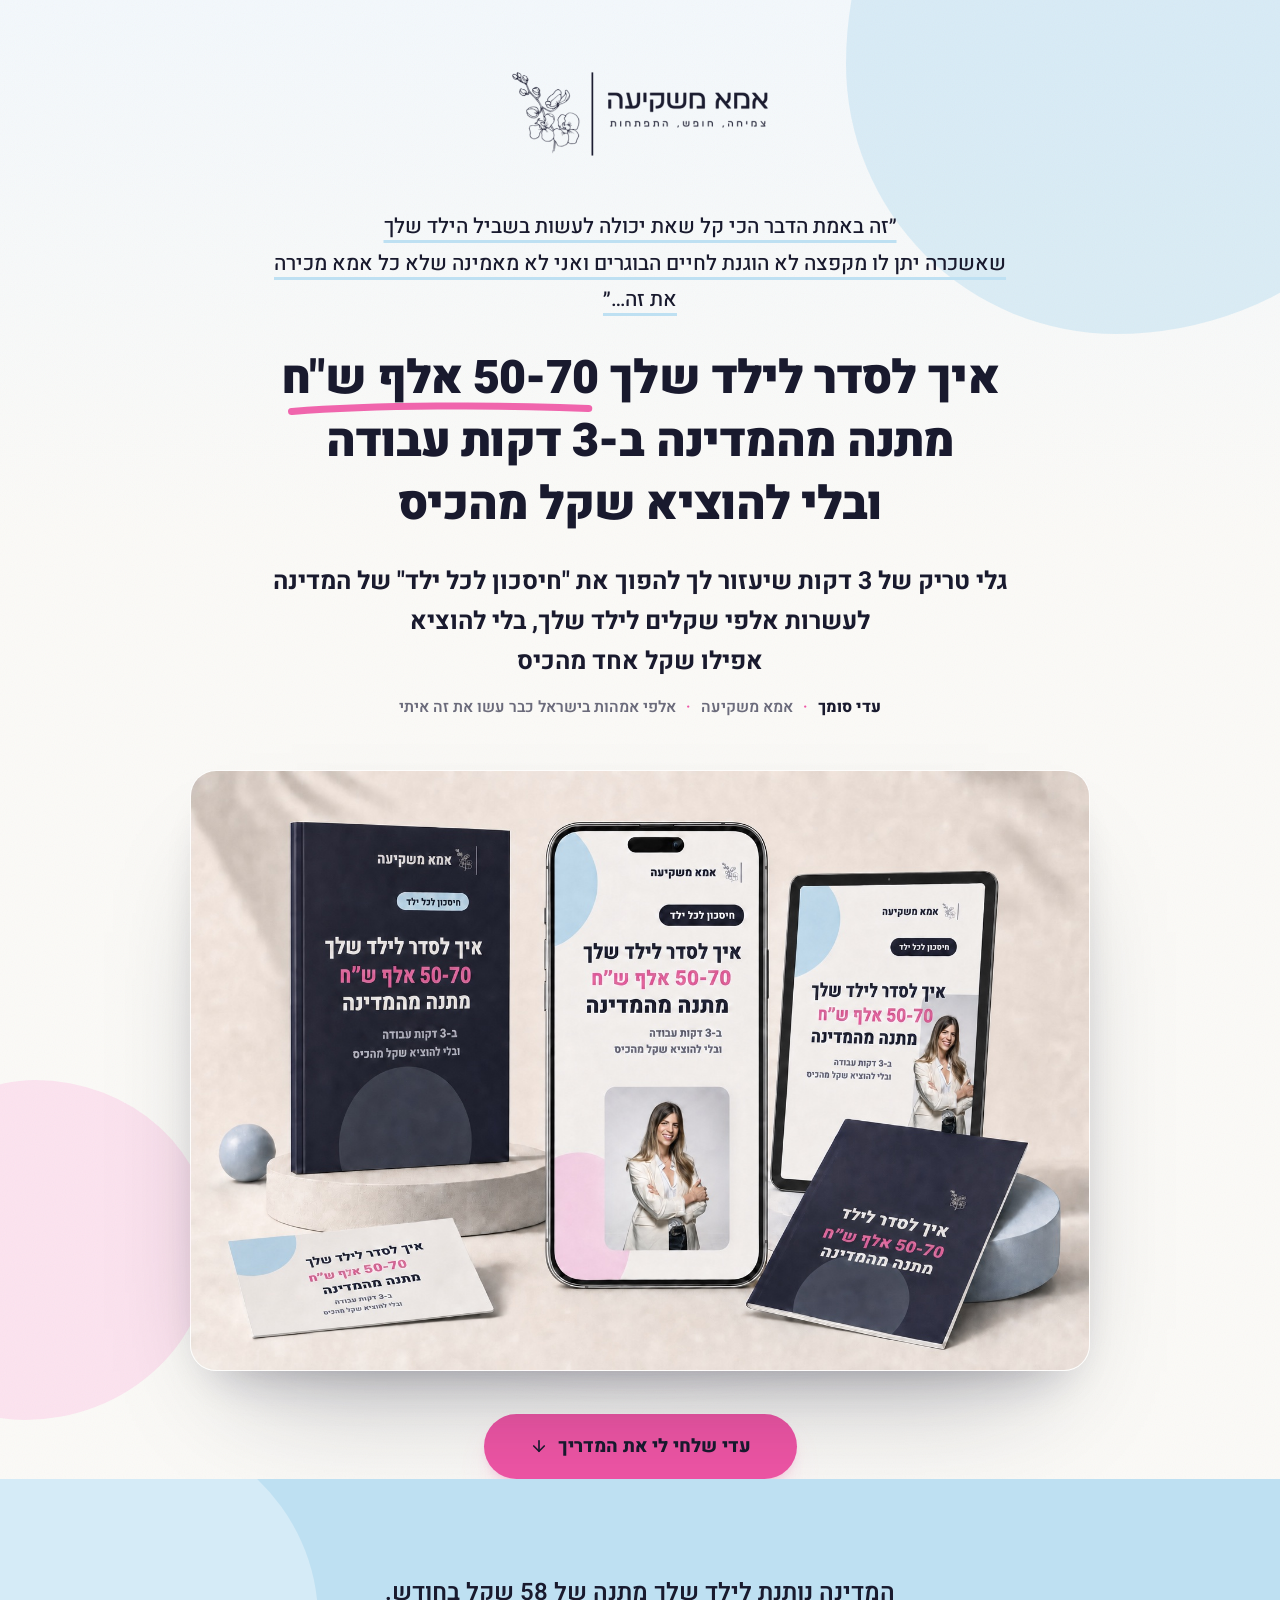
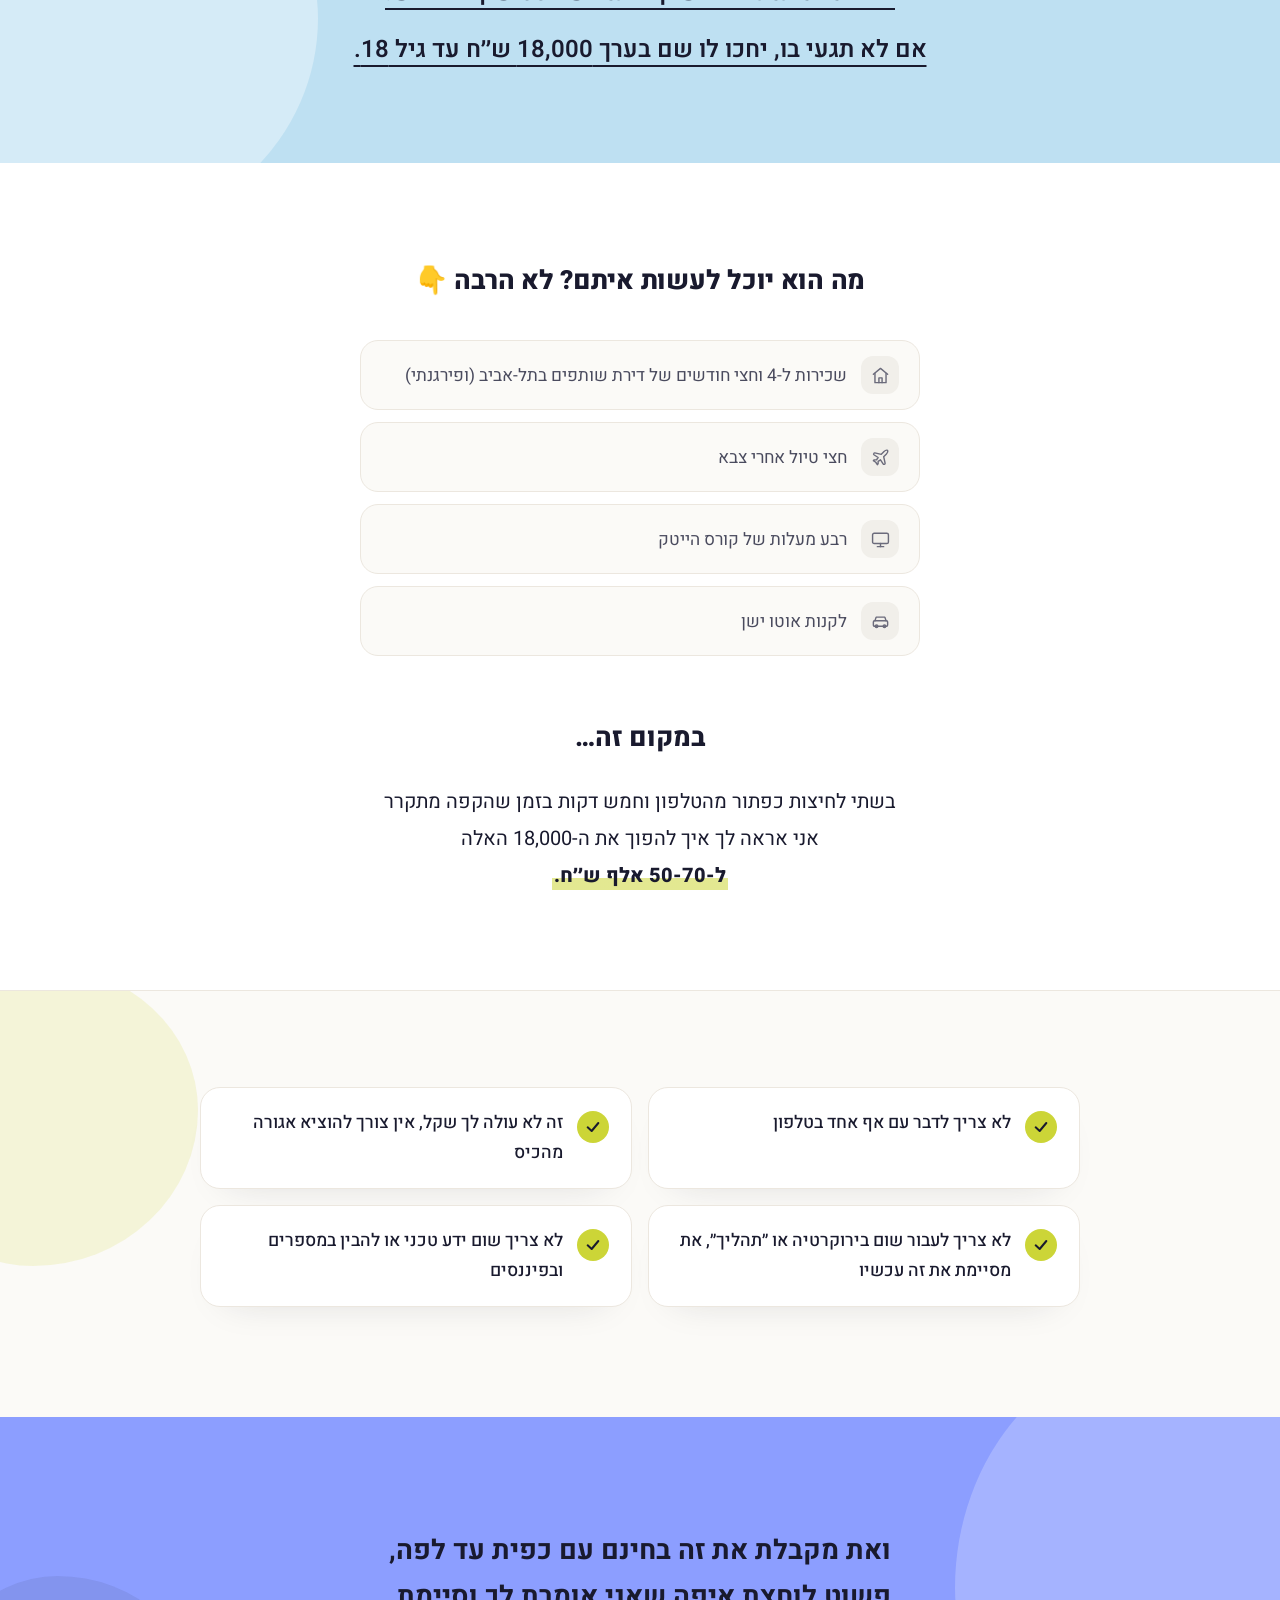
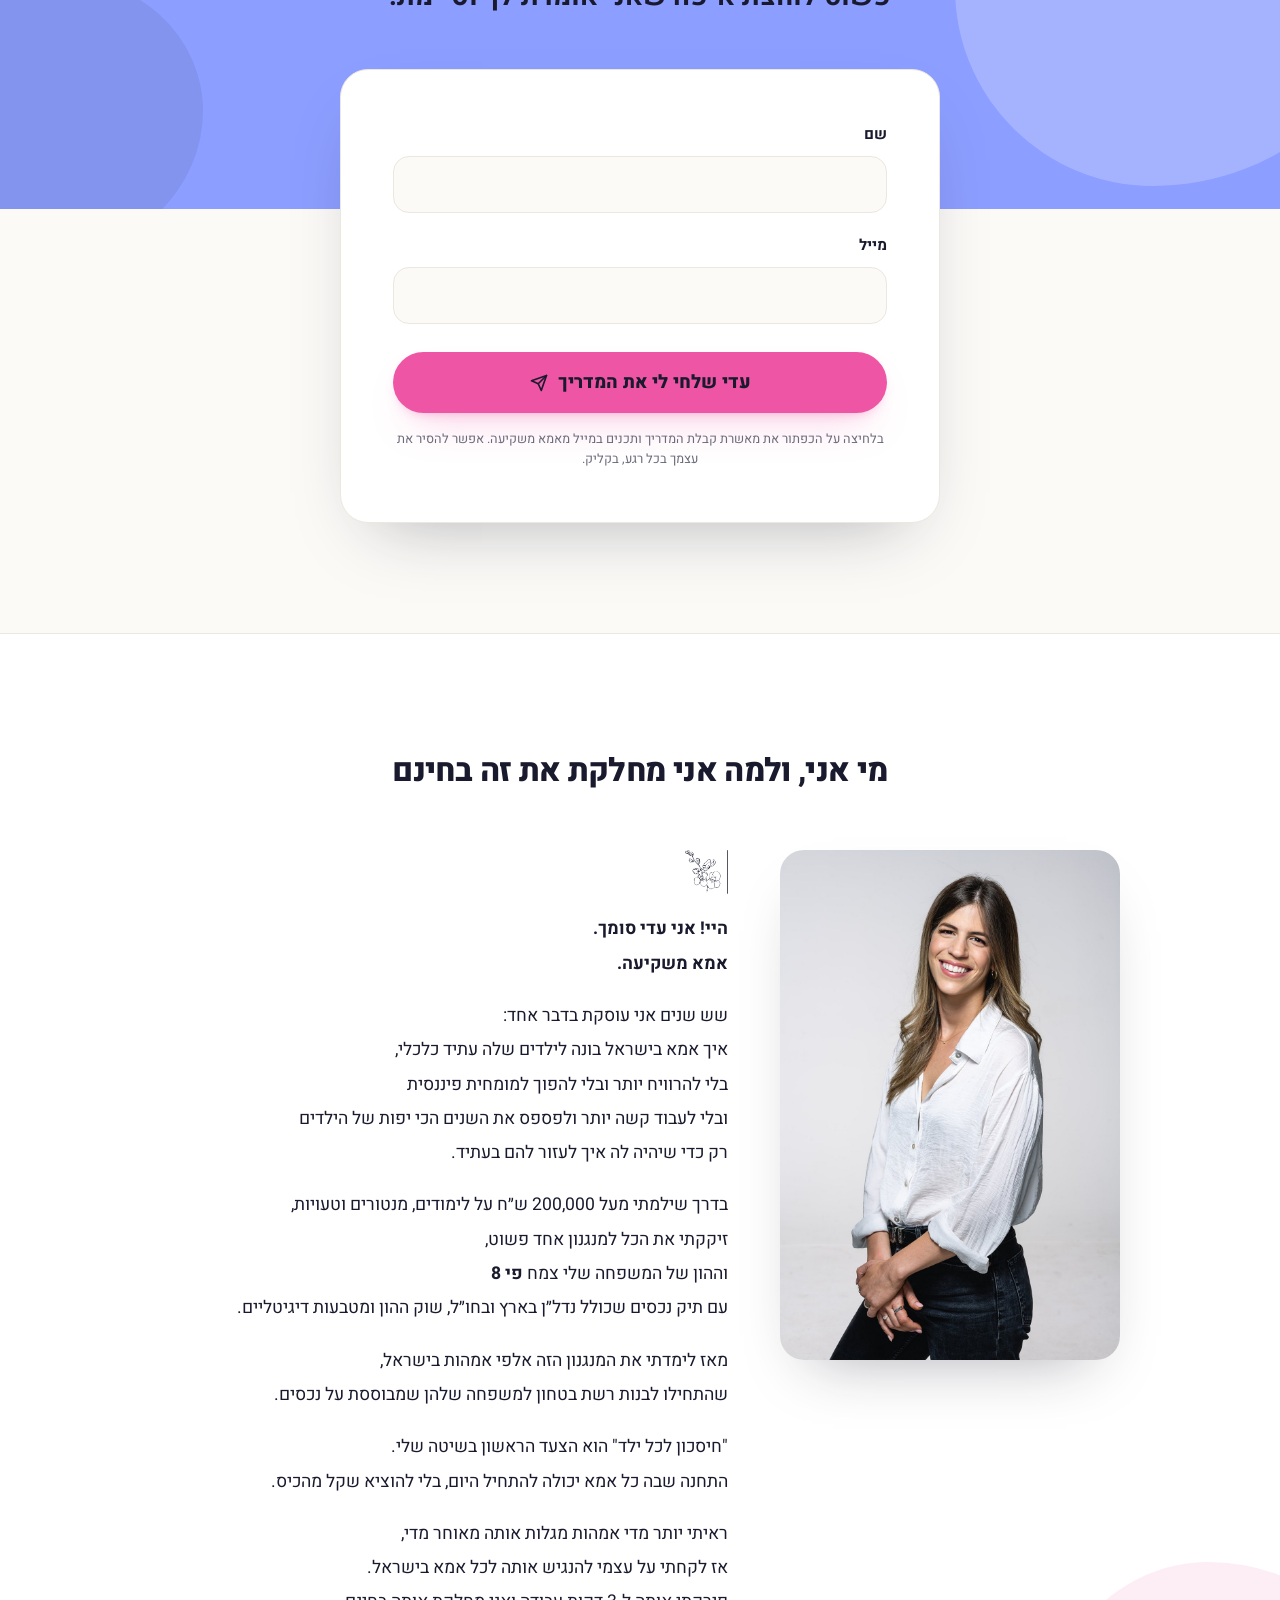
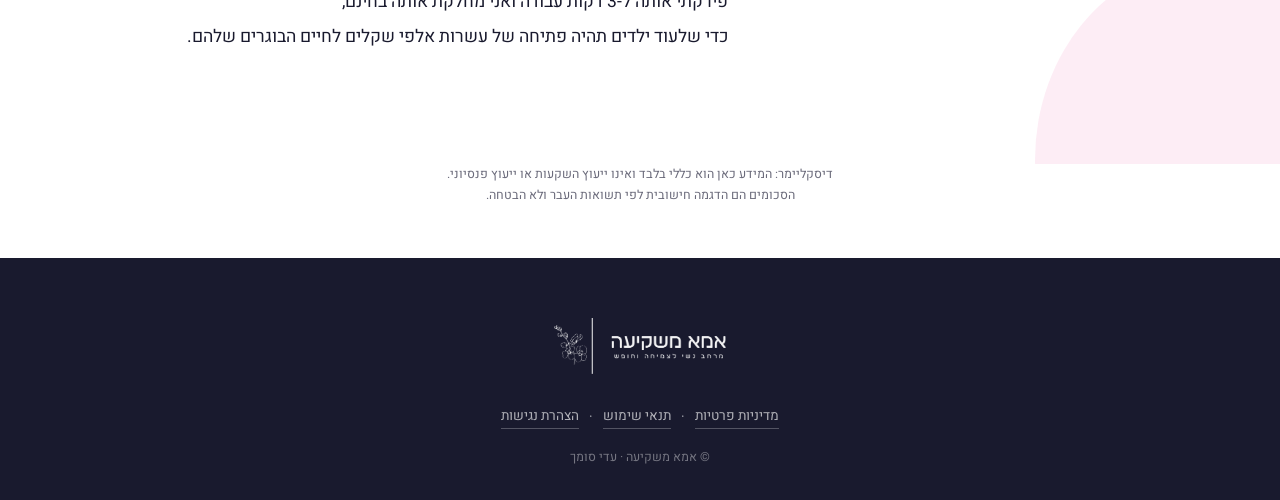
<file: guide2/index.html>
<!DOCTYPE html>
<html lang="he" dir="rtl">
<head>
<meta charset="UTF-8">
<meta name="viewport" content="width=device-width, initial-scale=1">
<title>איך לסדר לילד שלך 50-70 אלף ש"ח מתנה מהמדינה | אמא משקיעה</title>
<meta name="description" content="גלי טריק של 3 דקות שיעזור לך להפוך את 'חיסכון לכל ילד' של המדינה לעשרות אלפי שקלים לילד שלך, בלי להוציא אפילו שקל אחד מהכיס.">
<link rel="icon" href="data:image/svg+xml,<svg xmlns='http://www.w3.org/2000/svg' viewBox='0 0 100 100'><circle cx='50' cy='50' r='46' fill='%238C9EFF'/></svg>">
<link href="https://fonts.googleapis.com/css2?family=Heebo:wght@400;500;600;700;800;900&display=swap" rel="stylesheet">
<style>
  :root{
    --canvas:#FBFAF7; --ink:#191A2E; --ink-soft:#6B6B7B;
    --pink:#EF55A5; --lime:#CCD537; --vista:#8C9EFF; --sky:#BEE0F2;
    --pink-soft:#FCE1EF; --sky-soft:#E4F1F9; --line:#ECE7DF;
    --shadow-card:0 18px 40px -28px rgba(25,26,46,.18);
    --ease:cubic-bezier(.22,.9,.3,1);
  }
  *{margin:0;padding:0;box-sizing:border-box}
  html{scroll-behavior:smooth}
  body{font-family:'Heebo',sans-serif;background:var(--canvas);color:var(--ink);line-height:1.7;overflow-x:clip;-webkit-font-smoothing:antialiased}
  ::selection{background:var(--sky)}
  .wrap{max-width:880px;margin:0 auto;padding:0 24px;position:relative;z-index:2}
  .num{font-variant-numeric:tabular-nums}
  a:focus-visible,button:focus-visible,input:focus-visible{outline:3px solid var(--pink);outline-offset:3px;border-radius:6px}

  /* ---------- sticky header ---------- */
  .topbar{position:fixed;inset-inline:0;top:0;z-index:50;background:rgba(251,250,247,.86);backdrop-filter:blur(14px);-webkit-backdrop-filter:blur(14px);border-bottom:1px solid var(--line);transform:translateY(-110%);transition:transform .45s var(--ease)}
  .topbar.on{transform:translateY(0)}
  .topbar-in{max-width:1080px;margin:0 auto;padding:10px 24px;display:flex;align-items:center;justify-content:space-between;gap:16px}
  .topbar img{height:30px;width:auto;display:block}
  .topbar .btn{padding:9px 22px;font-size:.92rem;box-shadow:none}

  /* ---------- buttons ---------- */
  .btn{display:inline-flex;align-items:center;justify-content:center;gap:10px;background:var(--pink);color:var(--ink);border:none;border-radius:100px;padding:17px 46px;font-family:inherit;font-weight:800;font-size:clamp(1.02rem,2vw,1.15rem);text-decoration:none;cursor:pointer;transition:transform .2s var(--ease),box-shadow .2s var(--ease),filter .2s;box-shadow:0 6px 14px -8px rgba(239,85,165,.55),0 22px 44px -20px rgba(239,85,165,.4)}
  .btn:hover{filter:brightness(.95);transform:translateY(-2px)}
  .btn:active{transform:translateY(0) scale(.985)}
  .btn svg{width:18px;height:18px;flex:none;transition:transform .2s var(--ease)}
  .btn:hover svg{transform:translateX(-4px)}
  .btn-soft{display:inline-flex;align-items:center;gap:10px;background:#fff;color:var(--ink);border:1.5px solid var(--ink);border-radius:100px;padding:12px 32px;font-family:inherit;font-weight:800;font-size:1rem;text-decoration:none;cursor:pointer;transition:transform .2s var(--ease),background .2s,color .2s}
  .btn-soft:hover{background:var(--ink);color:#fff;transform:translateY(-2px)}
  .btn-soft svg{width:16px;height:16px}

  .blob{position:absolute;border-radius:48% 52% 55% 45%/55% 48% 52% 45%;z-index:0;pointer-events:none}

  /* ---------- hero ---------- */
  .hero{position:relative;padding:clamp(44px,6vw,72px) 0 0;text-align:center;overflow:hidden;background:linear-gradient(180deg,#F3F8FC 0%,var(--canvas) 36%)}
  .hero::after{content:"";position:absolute;inset:0;z-index:1;pointer-events:none;opacity:.045;background-image:url("data:image/svg+xml,%3Csvg xmlns='http://www.w3.org/2000/svg' width='140' height='140'%3E%3Cfilter id='n'%3E%3CfeTurbulence type='fractalNoise' baseFrequency='.9' numOctaves='2'/%3E%3C/filter%3E%3Crect width='140' height='140' filter='url(%23n)' opacity='1'/%3E%3C/svg%3E")}
  .blob-sky1{width:min(48vw,600px);height:min(48vw,600px);background:var(--sky);opacity:.5;top:-18%;right:-13%}
  .blob-pink1{width:min(28vw,340px);height:min(28vw,340px);background:var(--pink-soft);opacity:.9;bottom:4%;left:-10%}
  .hero .wrap{max-width:1040px}
  .hero-logo img{height:clamp(58px,8vw,84px);width:auto}
  .quote{margin:clamp(28px,4vw,44px) auto 0;max-width:760px;font-weight:500;font-size:clamp(1.06rem,2.1vw,1.3rem);line-height:1.75;text-decoration:underline;text-decoration-color:var(--sky);text-decoration-thickness:2.5px;text-underline-offset:7px}
  h1{font-weight:900;font-size:clamp(1.7rem,4.2vw,2.9rem);line-height:1.35;letter-spacing:-.02em;margin-top:clamp(20px,3vw,30px);text-wrap:balance}
  @media (max-width:760px){h1 br{display:none}}
  .mark{position:relative;display:inline-block;white-space:nowrap}
  .mark svg{position:absolute;right:2%;left:2%;bottom:-.08em;width:96%;height:.3em;overflow:visible}
  .mark svg path{fill:none;stroke:var(--pink);stroke-width:6;stroke-linecap:round;opacity:.9}
  .sub-head{margin:clamp(18px,2.6vw,26px) auto 0;max-width:820px;font-weight:700;font-size:clamp(1.16rem,2.5vw,1.55rem);line-height:1.6}
  .hero .cta-line{margin-top:clamp(24px,3.5vw,34px)}
  .hero .cred{margin-top:14px;font-size:clamp(.88rem,1.6vw,.98rem);color:var(--ink-soft);font-weight:600;display:flex;align-items:center;justify-content:center;gap:10px;flex-wrap:wrap}
  .hero .cred strong{color:var(--ink);font-weight:800}
  .hero .cred .cred-u{display:inline-flex;align-items:center;gap:10px;white-space:nowrap}
  .hero .cred .cred-dot{color:var(--pink)}
  @media (max-width:600px){.hero .cred{flex-direction:column;gap:4px}.hero .cred .cred-sep{display:none}.hero .cred .cred-u{white-space:normal;justify-content:center}}
  .stage{position:relative;z-index:2;margin-top:clamp(28px,4vw,48px)}
  .stage::before{content:"";position:absolute;inset:8% 6% -4%;background:radial-gradient(60% 60% at 50% 55%,rgba(140,158,255,.18),rgba(252,225,239,.12) 55%,transparent 75%);filter:blur(8px);z-index:-1}
  .stage img{width:100%;max-width:900px;height:auto;border-radius:clamp(16px,2.4vw,26px);box-shadow:0 24px 50px -30px rgba(25,26,46,.35),0 60px 120px -60px rgba(25,26,46,.4);border:1px solid rgba(255,255,255,.7)}

  /* ---------- state gift callout ---------- */
  .gift{background:var(--sky);padding:clamp(56px,8vw,92px) 0;text-align:center;position:relative;overflow:hidden}
  .gift .blob-w{width:min(34vw,420px);height:min(34vw,420px);background:rgba(255,255,255,.35);top:-22%;left:-8%}
  .gift p{font-size:clamp(1.15rem,2.4vw,1.5rem);font-weight:600;line-height:1.8;text-decoration:underline;text-decoration-color:var(--ink);text-decoration-thickness:2px;text-underline-offset:8px}
  .gift p + p{margin-top:14px}

  /* ---------- not much ---------- */
  .notmuch{background:#fff;border-bottom:1px solid var(--line);padding:clamp(56px,8vw,96px) 0;text-align:center}
  .notmuch h2{font-weight:800;font-size:clamp(1.25rem,2.6vw,1.65rem);letter-spacing:-.01em}
  .meh-list{margin:clamp(24px,3.5vw,36px) auto 0;max-width:560px;list-style:none;display:flex;flex-direction:column;gap:12px;text-align:right}
  .meh-list li{display:flex;align-items:center;gap:14px;background:var(--canvas);border:1px solid var(--line);border-radius:18px;padding:15px 20px;font-size:clamp(.98rem,1.9vw,1.08rem);color:#4A4B5E}
  .meh-ico{flex:none;width:38px;height:38px;border-radius:12px;background:#F1EFEA;display:grid;place-items:center}
  .meh-ico svg{width:19px;height:19px;stroke:var(--ink-soft);stroke-width:1.8;fill:none;stroke-linecap:round;stroke-linejoin:round}

  .instead{margin-top:clamp(40px,6vw,60px)}
  .instead-kicker{font-weight:800;font-size:clamp(1.25rem,2.6vw,1.65rem)}
  .instead-body{margin:clamp(16px,2.4vw,22px) auto 0;max-width:640px;font-size:clamp(1.05rem,2.1vw,1.25rem);line-height:1.85}
  .instead-body .save{font-weight:800;background:linear-gradient(transparent 58%,rgba(204,213,55,.55) 58%);padding:0 2px;white-space:nowrap}

  /* ---------- friction-free ---------- */
  .easy{padding:clamp(56px,8vw,96px) 0 clamp(64px,9vw,110px);position:relative;overflow:hidden}
  .easy .blob-lime{width:min(24vw,300px);height:min(24vw,300px);background:var(--lime);opacity:.16;top:-6%;left:-8%}
  .easy-grid{max-width:880px;margin:0 auto;display:grid;grid-template-columns:1fr 1fr;gap:16px;list-style:none}
  @media (max-width:720px){.easy-grid{grid-template-columns:1fr;max-width:540px}}
  .easy-grid li{display:flex;gap:14px;align-items:flex-start;background:#fff;border:1px solid var(--line);border-radius:20px;padding:20px 22px;font-size:clamp(1rem,1.9vw,1.1rem);font-weight:500;box-shadow:var(--shadow-card)}
  .check{flex:none;width:32px;height:32px;border-radius:50%;background:var(--lime);display:grid;place-items:center;margin-top:3px}
  .check svg{width:16px;height:16px;stroke:var(--ink);stroke-width:3;fill:none;stroke-linecap:round;stroke-linejoin:round}

  /* ---------- closing + form ---------- */
  .closing{background:var(--vista);padding:clamp(64px,9vw,110px) 0 clamp(120px,15vw,190px);text-align:center;position:relative;overflow:hidden}
  .closing .blob-w1{width:min(36vw,440px);height:min(36vw,440px);background:rgba(255,255,255,.22);top:-18%;right:-9%}
  .closing .blob-w2{width:min(24vw,280px);height:min(24vw,280px);background:rgba(25,26,46,.08);bottom:-12%;left:-6%}
  .closing p{font-size:clamp(1.2rem,2.6vw,1.7rem);font-weight:700;line-height:1.7;max-width:640px;margin:0 auto}
  .signup{padding:0 0 clamp(64px,9vw,110px);background:var(--canvas)}
  .form-card{max-width:600px;margin:calc(-1*clamp(80px,11vw,140px)) auto 0;background:#fff;border:1px solid var(--line);border-radius:28px;padding:clamp(30px,5vw,52px);box-shadow:0 30px 70px -35px rgba(25,26,46,.35);text-align:center;position:relative;z-index:3}
  .form-card label{display:block;text-align:right;font-weight:700;font-size:.95rem;margin:20px 0 8px}
  .form-card label:first-of-type{margin-top:0}
  .form-card input{width:100%;padding:15px 18px;border:1.5px solid var(--line);border-radius:16px;font-family:inherit;font-size:1.05rem;background:var(--canvas);color:var(--ink);transition:border-color .15s,box-shadow .15s}
  .form-card input:hover{border-color:#D9D2C6}
  .form-card input:focus{outline:none;border-color:var(--pink);box-shadow:0 0 0 4px var(--pink-soft)}
  .form-card .btn{width:100%;margin-top:28px}
  .consent{margin-top:16px;font-size:.8rem;color:var(--ink-soft);line-height:1.6}

  /* ---------- bio ---------- */
  .bio{background:#fff;border-top:1px solid var(--line);padding:clamp(64px,9vw,110px) 0;position:relative;overflow:hidden}
  .bio .blob-p{width:min(30vw,360px);height:min(30vw,360px);background:var(--pink-soft);opacity:.6;bottom:-14%;right:-9%}
  .bio-title{text-align:center;font-weight:800;font-size:clamp(1.45rem,3vw,2rem);letter-spacing:-.02em;margin-bottom:clamp(32px,5vw,52px)}
  .bio-grid{max-width:960px;margin:0 auto;display:grid;grid-template-columns:340px 1fr;gap:clamp(28px,4.5vw,52px);align-items:start}
  @media (max-width:820px){.bio-grid{grid-template-columns:1fr;max-width:560px}}
  .bio-photo{position:sticky;top:90px}
  @media (max-width:820px){.bio-photo{position:static;max-width:400px;margin:0 auto}}
  .bio-photo img{width:100%;height:auto;border-radius:24px;box-shadow:0 28px 60px -32px rgba(25,26,46,.38);display:block}
  .bio-photo figcaption{margin-top:12px;text-align:center;font-size:.85rem;color:var(--ink-soft)}
  .bio-text{font-size:clamp(1rem,1.9vw,1.1rem);line-height:1.95;display:flex;flex-direction:column;gap:18px}
  .bio-text .hi{font-weight:700}
  .bio-flower{height:44px;width:auto;align-self:flex-start;opacity:.85}

  /* ---------- disclaimer + footer ---------- */
  .disclaimer{padding:0 0 clamp(36px,5vw,52px);background:#fff}
  .disclaimer p{max-width:640px;margin:0 auto;text-align:center;font-size:.78rem;color:var(--ink-soft);line-height:1.7}
  footer{background:var(--ink);color:#fff;padding:clamp(40px,6vw,60px) 0 32px;text-align:center}
  footer img{height:56px;width:auto;opacity:.95}
  .foot-links{margin-top:22px;font-size:.85rem;color:rgba(255,255,255,.66);display:flex;gap:10px;justify-content:center;flex-wrap:wrap}
  .foot-links a{color:rgba(255,255,255,.66);text-decoration:none;border-bottom:1px solid rgba(255,255,255,.25);padding-bottom:1px;transition:color .15s,border-color .15s}
  .foot-links a:hover{color:#fff;border-color:#fff}
  .foot-copy{margin-top:18px;font-size:.78rem;color:rgba(255,255,255,.4)}


  /* ---------- legal dialogs ---------- */
  dialog{border:none;border-radius:24px;padding:0;max-width:560px;width:calc(100% - 40px);box-shadow:0 40px 90px -40px rgba(25,26,46,.5)}
  dialog::backdrop{background:rgba(25,26,46,.45)}
  .dlg{padding:clamp(24px,4vw,34px);text-align:right;font-size:.96rem;line-height:1.75}
  .dlg h3{font-weight:800;font-size:1.2rem;margin-bottom:12px}
  .dlg p + p{margin-top:10px}
  .dlg .dlg-close{margin-top:20px;background:var(--ink);color:#fff;border:none;border-radius:100px;padding:11px 28px;font-family:inherit;font-weight:800;font-size:.95rem;cursor:pointer}
  .foot-links button{background:none;border:none;font-family:inherit;font-size:.85rem;color:rgba(255,255,255,.66);border-bottom:1px solid rgba(255,255,255,.25);padding:0 0 1px;cursor:pointer;transition:color .15s,border-color .15s}
  .foot-links button:hover{color:#fff;border-color:#fff}

  /* ---------- form states ---------- */
  .form-card .btn[disabled]{opacity:.75;cursor:default;transform:none}
  .form-err{margin-top:14px;font-size:.92rem;font-weight:700;color:#B4245F;display:none}

  /* ---------- motion ---------- */
  .rv{opacity:0;transform:translateY(22px);transition:opacity .8s var(--ease),transform .8s var(--ease)}
  .rv.on{opacity:1;transform:none}
  @media (prefers-reduced-motion:no-preference){
    .hero-logo,.quote,h1,.sub-head,.hero .cred,.hero .cta-line,.stage{animation:rise .9s var(--ease) both}
    .quote{animation-delay:.1s}h1{animation-delay:.2s}.sub-head{animation-delay:.3s}.hero .cred{animation-delay:.34s}.stage{animation-delay:.38s}.hero .cta-line{animation-delay:.46s}
    .mark svg path{stroke-dasharray:230;stroke-dashoffset:230;animation:draw 1s var(--ease) 1.1s forwards}
  }
  @media (prefers-reduced-motion:reduce){.rv{opacity:1;transform:none;transition:none}}
  @keyframes rise{from{opacity:0;transform:translateY(26px)}to{opacity:1;transform:none}}
  @keyframes draw{to{stroke-dashoffset:0}}
</style>
<!-- Meta Pixel -->
<script>
!function(f,b,e,v,n,t,s){if(f.fbq)return;n=f.fbq=function(){n.callMethod?
n.callMethod.apply(n,arguments):n.queue.push(arguments)};if(!f._fbq)f._fbq=n;
n.push=n;n.loaded=!0;n.version='2.0';n.queue=[];t=b.createElement(e);t.async=!0;
t.src=v;s=b.getElementsByTagName(e)[0];s.parentNode.insertBefore(t,s)}(window,
document,'script','https://connect.facebook.net/en_US/fbevents.js');
fbq('init','1820166155346211');fbq('track','PageView');
</script>
<noscript><img height="1" width="1" style="display:none"
src="https://www.facebook.com/tr?id=1820166155346211&ev=PageView&noscript=1" alt=""></noscript>
<!-- End Meta Pixel -->
</head>
<body>

<div class="topbar" id="topbar">
  <div class="topbar-in">
    <img src="assets/logo-ink.png" alt="אמא משקיעה">
    <a class="btn" href="#form">עדי שלחי לי את המדריך</a>
  </div>
</div>

<header class="hero">
  <div class="blob blob-sky1" aria-hidden="true"></div>
  <div class="blob blob-pink1" aria-hidden="true"></div>
  <div class="wrap">
    <div class="hero-logo"><img src="assets/logo-ink.png" alt="אמא משקיעה — צמיחה, חופש, התפתחות"></div>
    <p class="quote">״זה באמת הדבר הכי קל שאת יכולה לעשות בשביל הילד שלך<br>
    שאשכרה יתן לו מקפצה לא הוגנת לחיים הבוגרים ואני לא מאמינה שלא כל אמא מכירה את זה…״</p>
    <h1>איך לסדר לילד שלך <span class="mark num">‎50-70‎ אלף ש"ח<svg viewBox="0 0 230 12" aria-hidden="true" preserveAspectRatio="none"><path d="M3 9C64 3.5 160 3 227 6.5"/></svg></span> מתנה מהמדינה ב-3 דקות עבודה<br>
    ובלי להוציא שקל מהכיס</h1>
    <p class="sub-head">גלי טריק של 3 דקות שיעזור לך להפוך את "חיסכון לכל ילד" של המדינה לעשרות אלפי שקלים לילד שלך, בלי להוציא<br>אפילו שקל אחד מהכיס</p>
    <p class="cred rv-none"><span class="cred-u"><strong>עדי סומך</strong><span class="cred-dot" aria-hidden="true">·</span>אמא משקיעה</span><span class="cred-dot cred-sep" aria-hidden="true">·</span><span class="cred-u">אלפי אמהות בישראל כבר עשו את זה איתי</span></p>
    <div class="stage">
      <img src="mockup-hero2.jpg" alt="המדריך של עדי סומך — איך לסדר לילד שלך 50-70 אלף ש״ח מתנה מהמדינה — על טלפון, טאבלט, ספר ודף מודפס" width="1536" height="1024">
    </div>
    <div class="cta-line">
      <a class="btn" href="#form">עדי שלחי לי את המדריך<svg viewBox="0 0 24 24" fill="none" stroke="currentColor" stroke-width="2.2" stroke-linecap="round" stroke-linejoin="round" aria-hidden="true"><path d="M12 5v14"/><path d="m19 12-7 7-7-7"/></svg></a>
    </div>
  </div>
</header>

<section class="gift">
  <div class="blob blob-w" aria-hidden="true"></div>
  <div class="wrap">
    <p class="rv num">המדינה נותנת לילד שלך מתנה של 58 שקל בחודש.</p>
    <p class="rv num" style="transition-delay:.1s">אם לא תגעי בו, יחכו לו שם בערך 18,000 ש׳׳ח עד גיל 18.</p>
  </div>
</section>

<section class="notmuch">
  <div class="wrap">
    <h2 class="rv">מה הוא יוכל לעשות איתם? לא הרבה 👇</h2>
    <ul class="meh-list">
      <li class="rv"><span class="meh-ico" aria-hidden="true"><svg viewBox="0 0 24 24"><path d="M3 10.5 12 3l9 7.5"/><path d="M5 9.5V21h14V9.5"/><path d="M10 21v-6h4v6"/></svg></span>שכירות ל-4 וחצי חודשים של דירת שותפים בתל-אביב (ופירגנתי)</li>
      <li class="rv" style="transition-delay:.08s"><span class="meh-ico" aria-hidden="true"><svg viewBox="0 0 24 24"><path d="M17.8 19.2 16 11l3.5-3.5C21 6 21.5 4 21 3c-1-.5-3 0-4.5 1.5L13 8 4.8 6.2c-.5-.1-.9.1-1.1.5l-.3.5c-.2.5-.1 1 .3 1.3L9 12l-2 3H4l-1 1 3 2 2 3 1-1v-3l3-2 3.5 5.3c.3.4.8.5 1.3.3l.5-.2c.4-.3.6-.7.5-1.2z"/></svg></span>חצי טיול אחרי צבא</li>
      <li class="rv" style="transition-delay:.16s"><span class="meh-ico" aria-hidden="true"><svg viewBox="0 0 24 24"><rect x="2" y="4" width="20" height="13" rx="2"/><path d="M8 21h8"/><path d="M12 17v4"/></svg></span>רבע מעלות של קורס הייטק</li>
      <li class="rv" style="transition-delay:.24s"><span class="meh-ico" aria-hidden="true"><svg viewBox="0 0 24 24"><path d="M5 11 6.5 6.5h11L19 11"/><rect x="3" y="11" width="18" height="7" rx="1.5"/><circle cx="7" cy="18" r="1.6"/><circle cx="17" cy="18" r="1.6"/></svg></span>לקנות אוטו ישן</li>
    </ul>
    <div class="instead">
      <p class="instead-kicker rv">במקום זה…</p>
      <p class="instead-body rv">בשתי לחיצות כפתור מהטלפון וחמש דקות בזמן שהקפה מתקרר<br>
      אני אראה לך איך להפוך את ה-18,000 האלה<br>
      <span class="save num">ל-‎50-70‎ אלף ש׳׳ח.</span></p>
    </div>
  </div>
</section>

<section class="easy">
  <div class="blob blob-lime" aria-hidden="true"></div>
  <div class="wrap" style="max-width:1000px">
    <ul class="easy-grid">
      <li class="rv"><span class="check" aria-hidden="true"><svg viewBox="0 0 24 24"><path d="M4 12.5 10 18 20 6"/></svg></span>לא צריך לדבר עם אף אחד בטלפון</li>
      <li class="rv" style="transition-delay:.08s"><span class="check" aria-hidden="true"><svg viewBox="0 0 24 24"><path d="M4 12.5 10 18 20 6"/></svg></span>זה לא עולה לך שקל, אין צורך להוציא אגורה מהכיס</li>
      <li class="rv" style="transition-delay:.16s"><span class="check" aria-hidden="true"><svg viewBox="0 0 24 24"><path d="M4 12.5 10 18 20 6"/></svg></span>לא צריך לעבור שום בירוקרטיה או ״תהליך״, את מסיימת את זה עכשיו</li>
      <li class="rv" style="transition-delay:.24s"><span class="check" aria-hidden="true"><svg viewBox="0 0 24 24"><path d="M4 12.5 10 18 20 6"/></svg></span>לא צריך שום ידע טכני או להבין במספרים ובפיננסים</li>
    </ul>
  </div>
</section>

<section class="closing">
  <div class="blob blob-w1" aria-hidden="true"></div>
  <div class="blob blob-w2" aria-hidden="true"></div>
  <div class="wrap">
    <p class="rv">ואת מקבלת את זה בחינם עם כפית עד לפה,<br>פשוט לוחצת איפה שאני אומרת לך וסיימת.</p>
  </div>
</section>

<section class="signup" id="form">
  <div class="wrap">
    <form class="form-card" id="leadform">
      <label for="fname">שם</label>
      <input id="fname" name="name" type="text" autocomplete="given-name" required>
      <label for="femail">מייל</label>
      <input id="femail" name="email" type="email" autocomplete="email" required>
      <button class="btn" type="submit">עדי שלחי לי את המדריך<svg viewBox="0 0 24 24" fill="none" stroke="currentColor" stroke-width="2.2" stroke-linecap="round" stroke-linejoin="round" aria-hidden="true"><path d="m22 2-7 20-4-9-9-4Z"/><path d="M22 2 11 13"/></svg></button>
      <p class="form-err" id="form-err" role="alert"></p>
      <p class="consent">בלחיצה על הכפתור את מאשרת קבלת המדריך ותכנים במייל מאמא משקיעה. אפשר להסיר את עצמך בכל רגע, בקליק.</p>
    </form>
  </div>
</section>

<section class="bio">
  <div class="blob blob-p" aria-hidden="true"></div>
  <div class="wrap" style="max-width:1020px">
    <h2 class="bio-title rv">מי אני, ולמה אני מחלקת את זה בחינם</h2>
    <div class="bio-grid">
      <figure class="bio-photo rv">
        <img src="assets/portrait-hero.jpg" alt="עדי סומך, אמא משקיעה">
      </figure>
      <div class="bio-text">
        <img class="bio-flower rv" src="assets/flower-ink.png" alt="" aria-hidden="true">
        <p class="hi rv">היי! אני עדי סומך.<br>אמא משקיעה.</p>
        <p class="rv">שש שנים אני עוסקת בדבר אחד:<br>
        איך אמא בישראל בונה לילדים שלה עתיד כלכלי,<br>
        בלי להרוויח יותר ובלי להפוך למומחית פיננסית<br>
        ובלי לעבוד קשה יותר ולפספס את השנים הכי יפות של הילדים<br>
        רק כדי שיהיה לה איך לעזור להם בעתיד.</p>
        <p class="rv">בדרך שילמתי מעל <span class="num">200,000</span> ש״ח על לימודים, מנטורים וטעויות,<br>
        זיקקתי את הכל למנגנון אחד פשוט,<br>
        וההון של המשפחה שלי צמח <strong class="num">פי 8</strong><br>
        עם תיק נכסים שכולל נדל״ן בארץ ובחו״ל, שוק ההון ומטבעות דיגיטליים.</p>
        <p class="rv">מאז לימדתי את המנגנון הזה אלפי אמהות בישראל,<br>
        שהתחילו לבנות רשת בטחון למשפחה שלהן שמבוססת על נכסים.</p>
        <p class="rv">"חיסכון לכל ילד" הוא הצעד הראשון בשיטה שלי.<br>
        התחנה שבה כל אמא יכולה להתחיל היום, בלי להוציא שקל מהכיס.</p>
        <p class="rv">ראיתי יותר מדי אמהות מגלות אותה מאוחר מדי,<br>
        אז לקחתי על עצמי להנגיש אותה לכל אמא בישראל.<br>
        פירקתי אותה ל-3 דקות עבודה ואני מחלקת אותה בחינם,<br>
        כדי שלעוד ילדים תהיה פתיחה של עשרות אלפי שקלים לחיים הבוגרים שלהם.</p>
      </div>
    </div>
  </div>
</section>

<div class="disclaimer">
  <p>דיסקליימר: המידע כאן הוא כללי בלבד ואינו ייעוץ השקעות או ייעוץ פנסיוני.<br>הסכומים הם הדגמה חישובית לפי תשואות העבר ולא הבטחה.</p>
</div>

<footer>
  <div class="wrap">
    <img src="assets/logo-white.png" alt="אמא משקיעה — מרחב נשי לצמיחה וחופש">
    <nav class="foot-links" aria-label="קישורים משפטיים">
      <button type="button" data-dlg="dlg-privacy">מדיניות פרטיות</button><span aria-hidden="true">·</span>
      <button type="button" data-dlg="dlg-terms">תנאי שימוש</button><span aria-hidden="true">·</span>
      <button type="button" data-dlg="dlg-a11y">הצהרת נגישות</button>
    </nav>
    <p class="foot-copy">© אמא משקיעה · עדי סומך</p>
  </div>
</footer>

<dialog id="dlg-privacy"><div class="dlg">
  <h3>מדיניות פרטיות</h3>
  <p>הפרטים שאת משאירה (שם וכתובת מייל) נשמרים אצלנו לצורך שליחת המדריך ותכנים נוספים מאמא משקיעה, בהתאם לחוק הגנת הפרטיות ולתיקון 40 לחוק התקשורת. הפרטים לא נמסרים לצד שלישי.</p>
  <p>אפשר להסיר את עצמך מהדיוור בכל רגע, בקליק בתחתית כל מייל, או בפנייה אלינו: <a href="mailto:mominvest10x@gmail.com">mominvest10x@gmail.com</a>.</p>
    <p>הדף מודד גם כמה אנשים נכנסו אליו ומאיזה קישור הגיעו, באמצעות מזהה אנונימי שנשמר בדפדפן שלך. המדידה הזו נשמרת אצלנו בלבד, לא כוללת שם או כתובת מייל, ולא מועברת לצד שלישי.</p>
  <p>הדף משתמש גם בפיקסל של מטא (פייסבוק ואינסטגרם) כדי למדוד את ביצועי הפרסום. הפיקסל אוסף נתוני שימוש אנונימיים בהתאם למדיניות הפרטיות של מטא, ואפשר לחסום אותו בהגדרות הדפדפן.</p>
<button class="dlg-close" type="button" data-close>סגירה</button>
</div></dialog>

<dialog id="dlg-terms"><div class="dlg">
  <h3>תנאי שימוש</h3>
  <p>התכנים בדף ובמדריך הם מידע כללי בלבד ואינם מהווים ייעוץ השקעות, ייעוץ פנסיוני, ייעוץ מס או המלצה לביצוע פעולה כלשהי. כל החלטה היא באחריותך בלבד, ומומלץ להתייעץ עם בעל רישיון מתאים.</p>
  <p>אין להעתיק, לשכפל או להפיץ את תכני המדריך ללא אישור בכתב. כל הזכויות שמורות לאמא משקיעה · עדי סומך.</p><p style="margin:10px 0 0"><a href="https://mominvest.co.il/" style="font-weight:700;color:inherit">עדי סומך · אמא משקיעה</a> · <a href="https://mominvest.co.il/adi-somech/" style="color:inherit">מי זו עדי סומך</a> · <a href="https://mominvest.co.il/blog/" style="color:inherit">מאמרים</a></p><p style="margin:6px 0 0"><a href="https://mominvest.co.il/blog/hisachon-lekol-yeled/" style="color:inherit">חיסכון לכל ילד</a> · <a href="https://mominvest.co.il/blog/lachsoch-leyeladim/" style="color:inherit">איך לחסוך לילדים</a> · <a href="https://mominvest.co.il/blog/kupat-gemel-keren-hishtalmut-polisa/" style="color:inherit">גמל להשקעה או קרן השתלמות</a></p>
  <button class="dlg-close" type="button" data-close>סגירה</button>
</div></dialog>

<dialog id="dlg-a11y"><div class="dlg">
  <h3>הצהרת נגישות</h3>
  <p>אנחנו משתדלות שהדף יהיה נגיש לכולן. הוא נבנה בהתאם לעקרונות תקן ישראלי 5568 ברמת AA: ניווט מלא במקלדת, ניגודיות צבעים תקינה, טקסט חלופי לתמונות, והתאמה להקטנה והגדלה של הטקסט בדפדפן.</p>
  <p>נתקלת בקושי או במשהו שלא עובד? נשמח שתספרי לנו ונתקן: <a href="mailto:mominvest10x@gmail.com">mominvest10x@gmail.com</a>.</p>
  <button class="dlg-close" type="button" data-close>סגירה</button>
</div></dialog>

<script>
  const topbar = document.getElementById('topbar');
  const hero = document.querySelector('.hero');
  addEventListener('scroll', () => {
    topbar.classList.toggle('on', scrollY > hero.offsetHeight * .55);
  }, {passive:true});

  const io = new IntersectionObserver(es => es.forEach(e => {
    if (e.isIntersecting){ e.target.classList.add('on'); io.unobserve(e.target); }
  }), {threshold:.18, rootMargin:'0px 0px -40px'});
  document.querySelectorAll('.rv').forEach(el => io.observe(el));

  document.querySelectorAll('[data-dlg]').forEach(b =>
    b.addEventListener('click', () => document.getElementById(b.dataset.dlg).showModal()));
  document.querySelectorAll('dialog [data-close]').forEach(b =>
    b.addEventListener('click', () => b.closest('dialog').close()));

  // ==== שליחת הטופס ====
  // יעד: רשימת smoove "מגנט: מדריך חסכון לכל ילד" (1162146), דרך endpoint פרוקסי
  // בשרת course-portal (המפתח לא נחשף בדפדפן). השרת גם שולח את מייל המדריך.
  var SIGNUP_ENDPOINT = "https://academy.mominvest.co.il/guide-signup";
  var THANKS_PAGE = "thanks/";   // דף התודה: "המדריך בדרך למייל" + כפתור הווטסאפ
  var form = document.getElementById('leadform');
  var errEl = document.getElementById('form-err');

  form.addEventListener('submit', function(e){
    e.preventDefault();
    var btn = form.querySelector('.btn');
    var orig = btn.innerHTML;
    btn.disabled = true; btn.textContent = 'רגע אחד, שולחת לך…';
    errEl.style.display = 'none';

    // גוף form-encoded (לא JSON) = "בקשה פשוטה" של CORS, בלי סבב preflight שנתקע
    // בוובוויו של אינסטגרם/וואטסאפ על חיבור קר.
    var params = new URLSearchParams();
    params.set('name',  document.getElementById('fname').value);
    params.set('email', document.getElementById('femail').value);
    params.set('page', 'landing');
    var qs = new URLSearchParams(location.search);
    ['ref','utm_source','utm_medium','utm_campaign','utm_content'].forEach(function(k){
      var v = qs.get(k) || (function(){ try { return localStorage.getItem('mi_'+k); } catch(e){ return ''; } })();
      if(v) params.set(k, v);
    });
    try { params.set('vid', localStorage.getItem('mi_vid') || ''); } catch(e){}
    var bodyStr = params.toString();

    // רשת ביטחון: יורים את הלידה כבר ברגע הלחיצה, בשליחה שלא תלויה בקריאת תגובת CORS.
    var beaconed = false;
    try {
      if (navigator.sendBeacon) {
        beaconed = navigator.sendBeacon(SIGNUP_ENDPOINT,
          new Blob([bodyStr], {type:'application/x-www-form-urlencoded'}));
      }
    } catch(err){}

    function toThanks(){ location.href = THANKS_PAGE; }
    function fail(){
      btn.disabled = false; btn.innerHTML = orig;
      errEl.innerHTML = 'משהו נתקע רגע אצלנו. אפשר לנסות שוב — או לכתוב לי ואני שולחת את המדריך ידנית.';
      errEl.style.display = 'block';
    }

    var delays = [0, 2500, 5000];
    function attempt(i){
      var done = false;
      var ctrl = ('AbortController' in window) ? new AbortController() : null;
      function moveOn(){
        if(done) return; done = true;
        if(ctrl){ try{ ctrl.abort(); }catch(err){} }
        if(beaconed){ toThanks(); return; }   // הלידה נלכדה, ממשיכים לדף התודה
        if(i+1 < delays.length){ setTimeout(function(){ attempt(i+1); }, delays[i+1]); }
        else { fail(); }
      }
      var t = setTimeout(moveOn, 8000);
      fetch(SIGNUP_ENDPOINT, {
        method:'POST', headers:{'Content-Type':'application/x-www-form-urlencoded'},
        body: bodyStr, signal: ctrl ? ctrl.signal : undefined
      })
      .then(function(r){ if(!r.ok){ throw new Error('http '+r.status); } return r.json(); })
      .then(function(j){
        if(done) return; done = true; clearTimeout(t);
        if(j && j.ok){ toThanks(); } else { moveOnFail(); }
      })
      .catch(function(){ clearTimeout(t); moveOn(); });

      function moveOnFail(){
        if(beaconed){ toThanks(); return; }
        if(i+1 < delays.length){ setTimeout(function(){ attempt(i+1); }, delays[i+1]); }
        else { fail(); }
      }
    }
    attempt(0);
  });
</script>
<script>
  // ---- מדידה: כניסה לדף. הדף סטטי ואין לו לוגים, אז הספירה נעשית בשרת הפורטל.
  // ה-vid הוא מזהה אנונימי בדפדפן (בלי שם, בלי מייל) כדי לספור אנשים ולא רענונים.
  (function(){
    var TRACK = "https://academy.mominvest.co.il/guide-hit";
    var q = new URLSearchParams(location.search);
    var vid;
    try {
      vid = localStorage.getItem('mi_vid');
      if(!vid){ vid = (Date.now().toString(36) + Math.random().toString(36).slice(2,10)); localStorage.setItem('mi_vid', vid); }
      // מקור ראשון נשמר, כדי שגם מי שחוזרת ישירות תיוחס לפרסום שהביא אותה
      ['ref','utm_source','utm_medium','utm_campaign','utm_content'].forEach(function(k){
        if(q.get(k)) localStorage.setItem('mi_'+k, q.get(k));
      });
    } catch(e){ vid = 'nostore'; }
    var p = new URLSearchParams();
    p.set('page', 'landing');
    p.set('vid', vid || '');
    ['ref','utm_source','utm_medium','utm_campaign','utm_content'].forEach(function(k){
      var v = q.get(k) || (function(){ try { return localStorage.getItem('mi_'+k); } catch(e){ return ''; } })();
      if(v) p.set(k, v);
    });
    var body = p.toString();
    try {
      if(!navigator.sendBeacon || !navigator.sendBeacon(TRACK, new Blob([body], {type:'application/x-www-form-urlencoded'}))){
        fetch(TRACK, {method:'POST', headers:{'Content-Type':'application/x-www-form-urlencoded'}, body:body, keepalive:true}).catch(function(){});
      }
    } catch(e){}
  })();
</script>
</body>
</html>
</file>
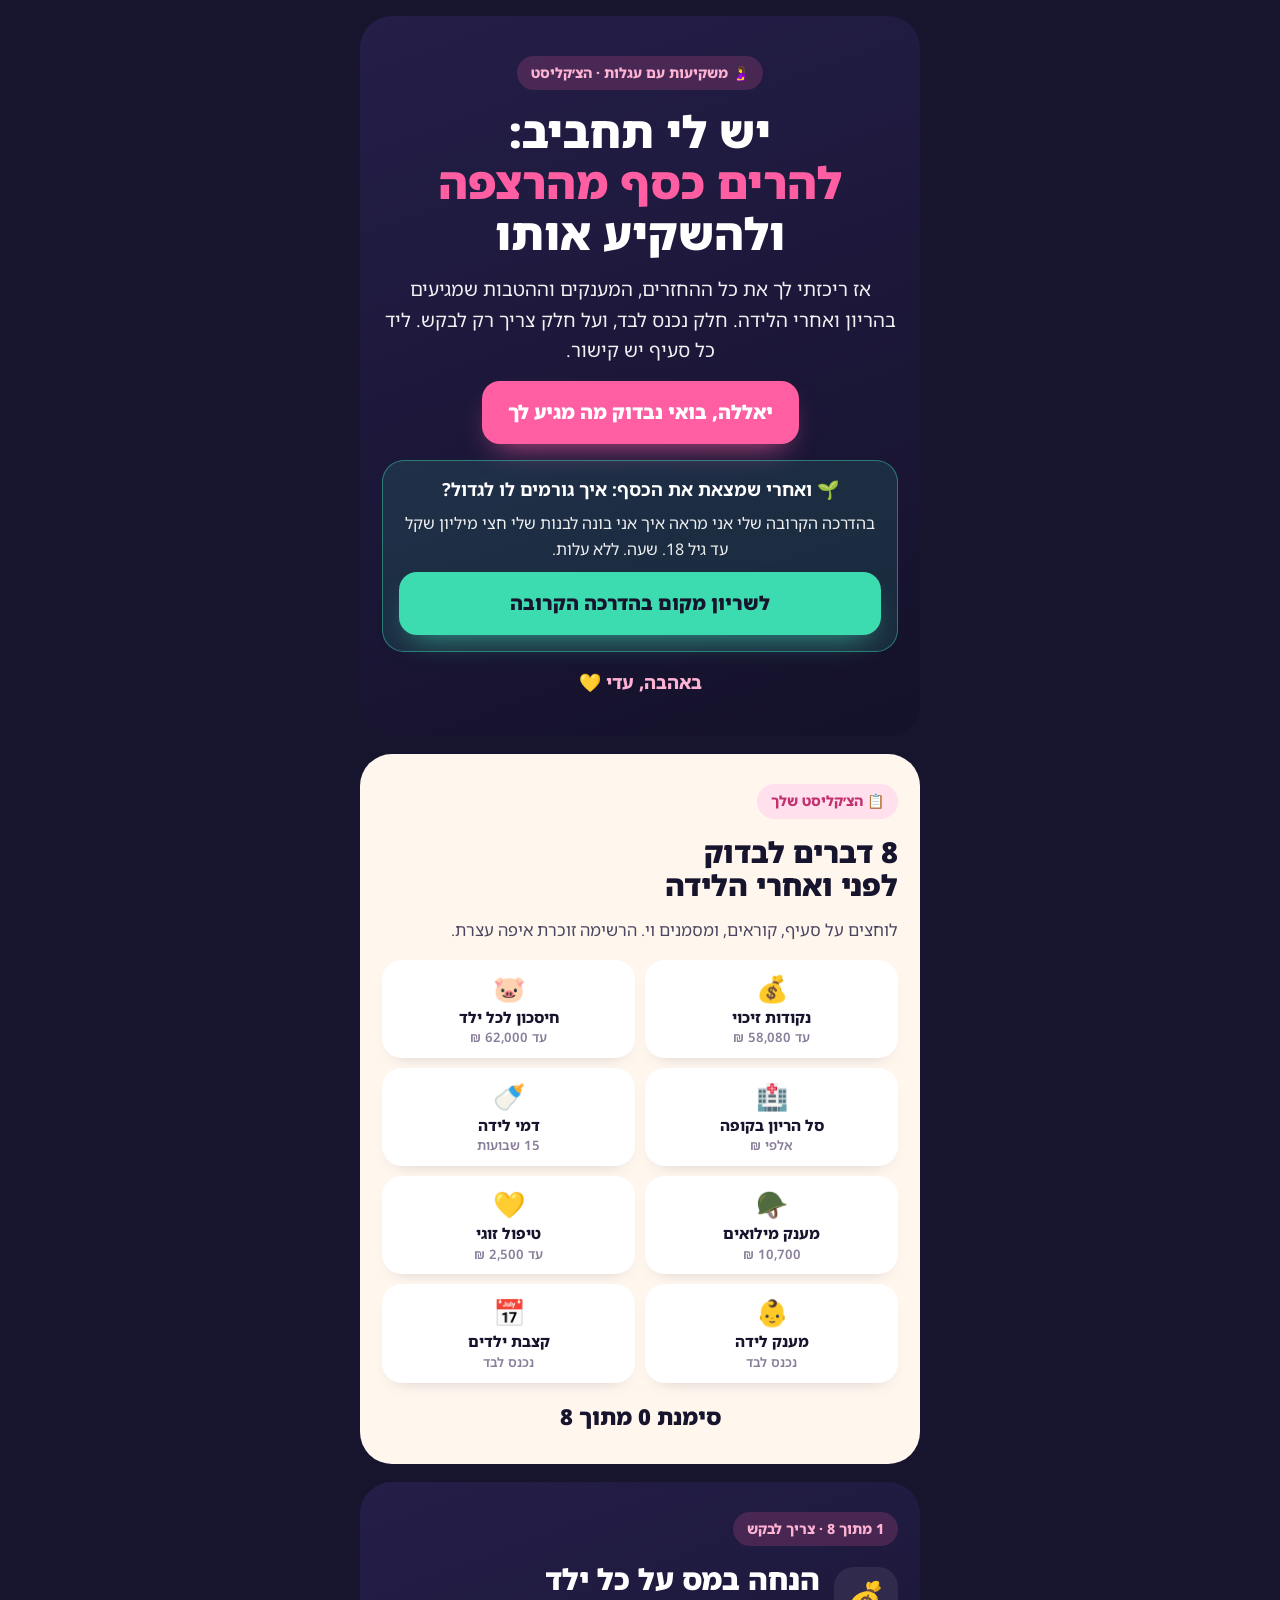
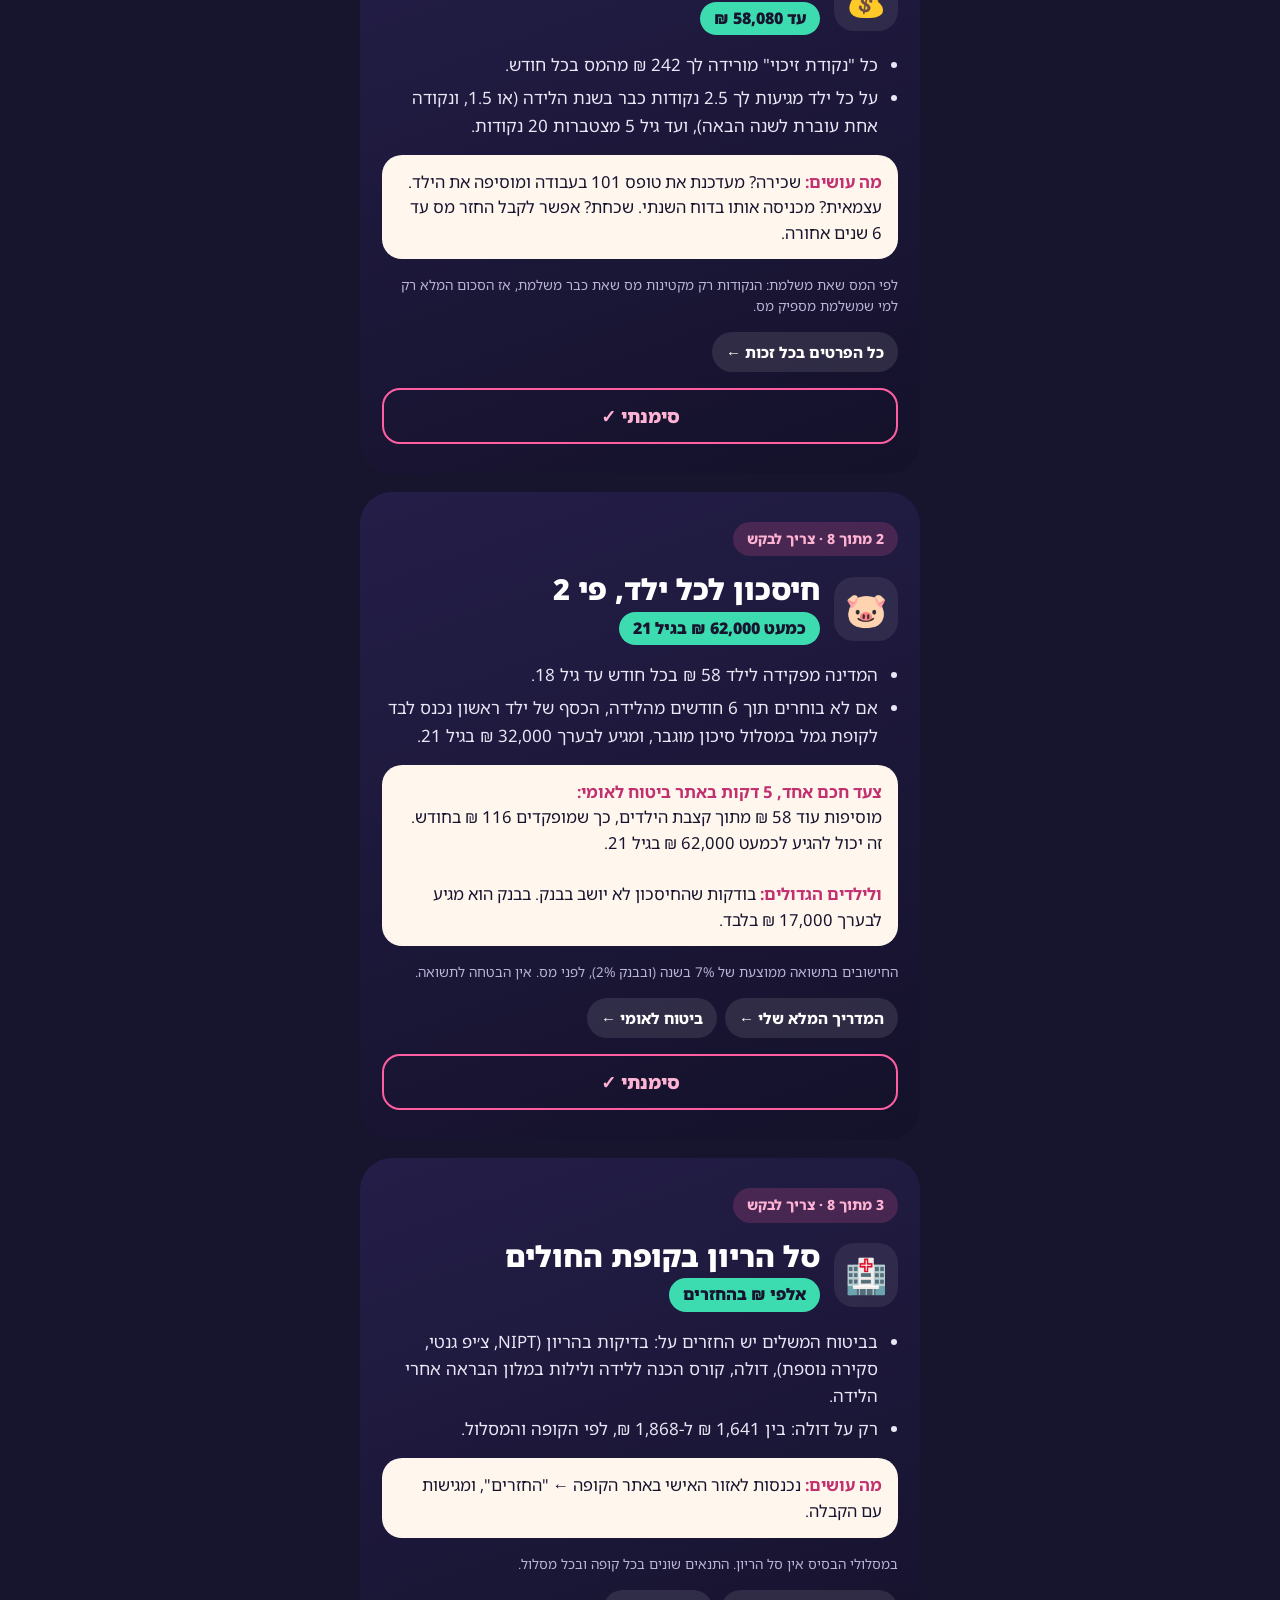
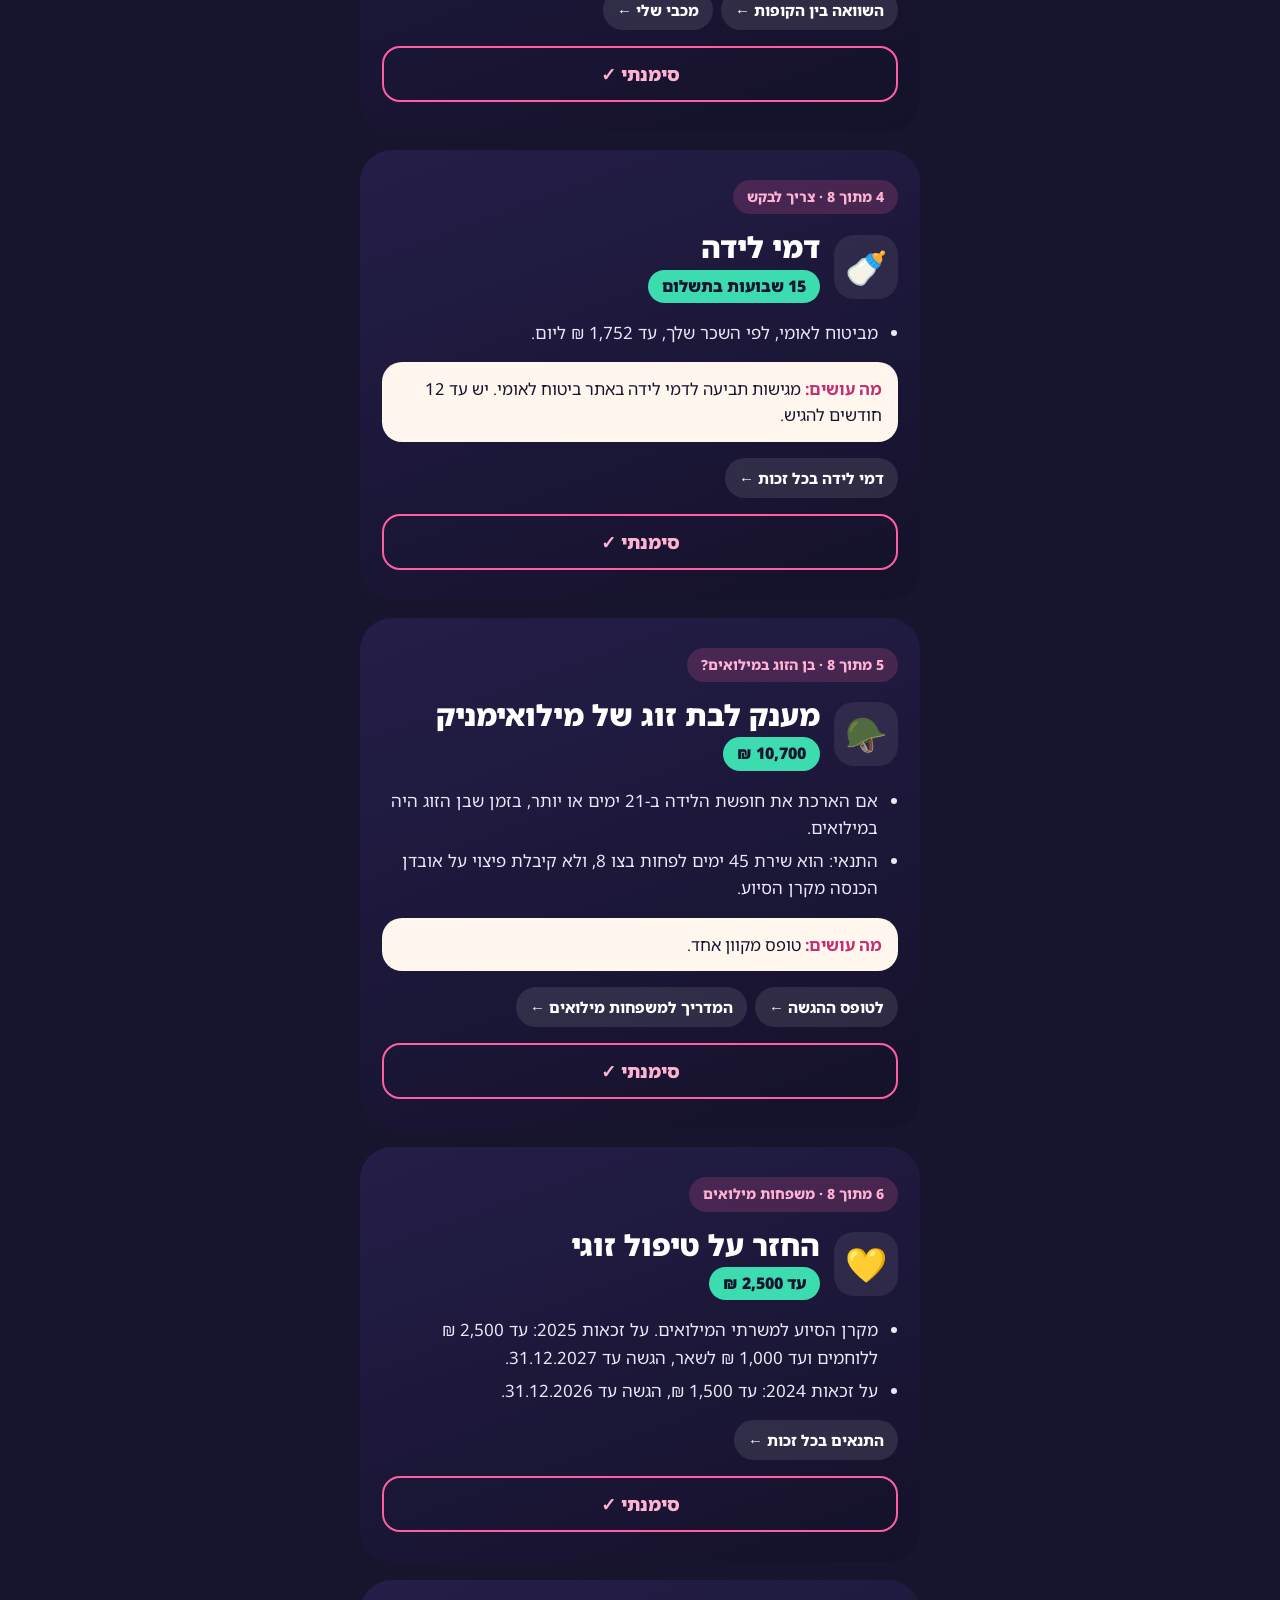
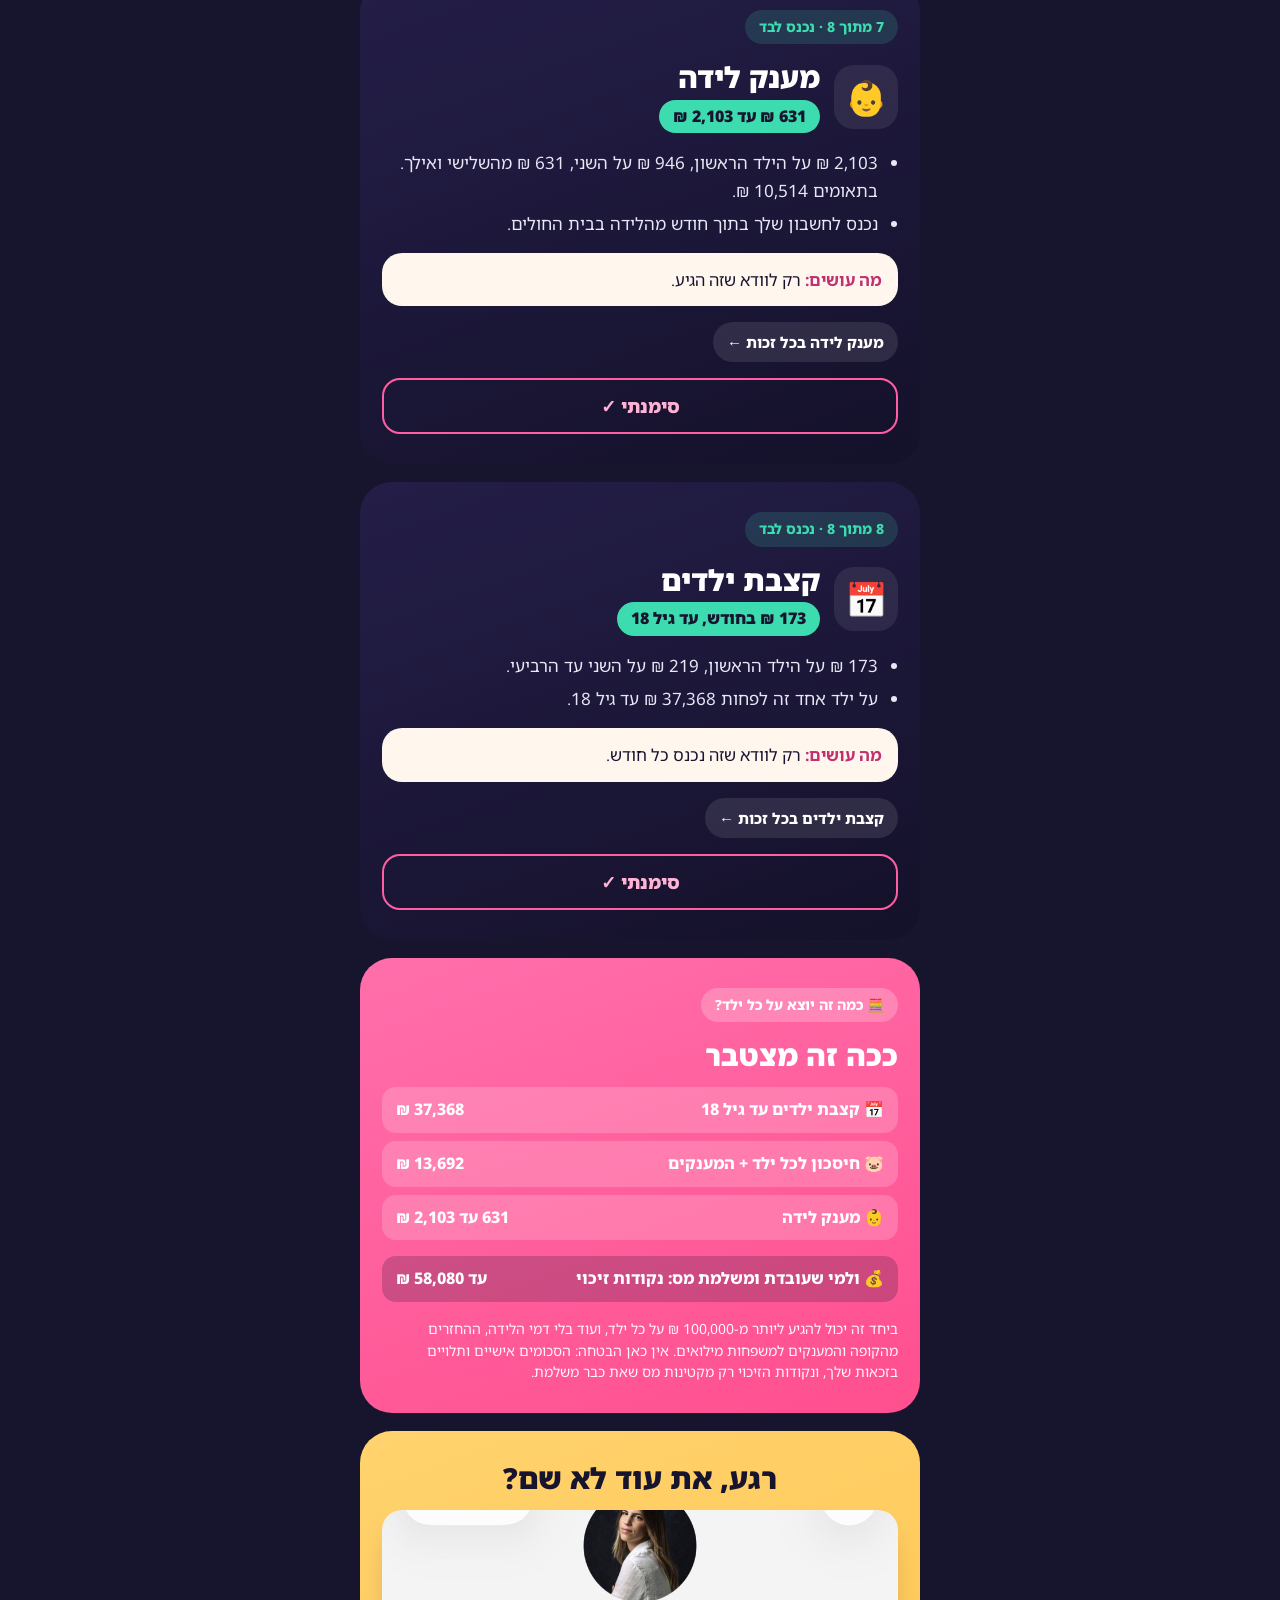
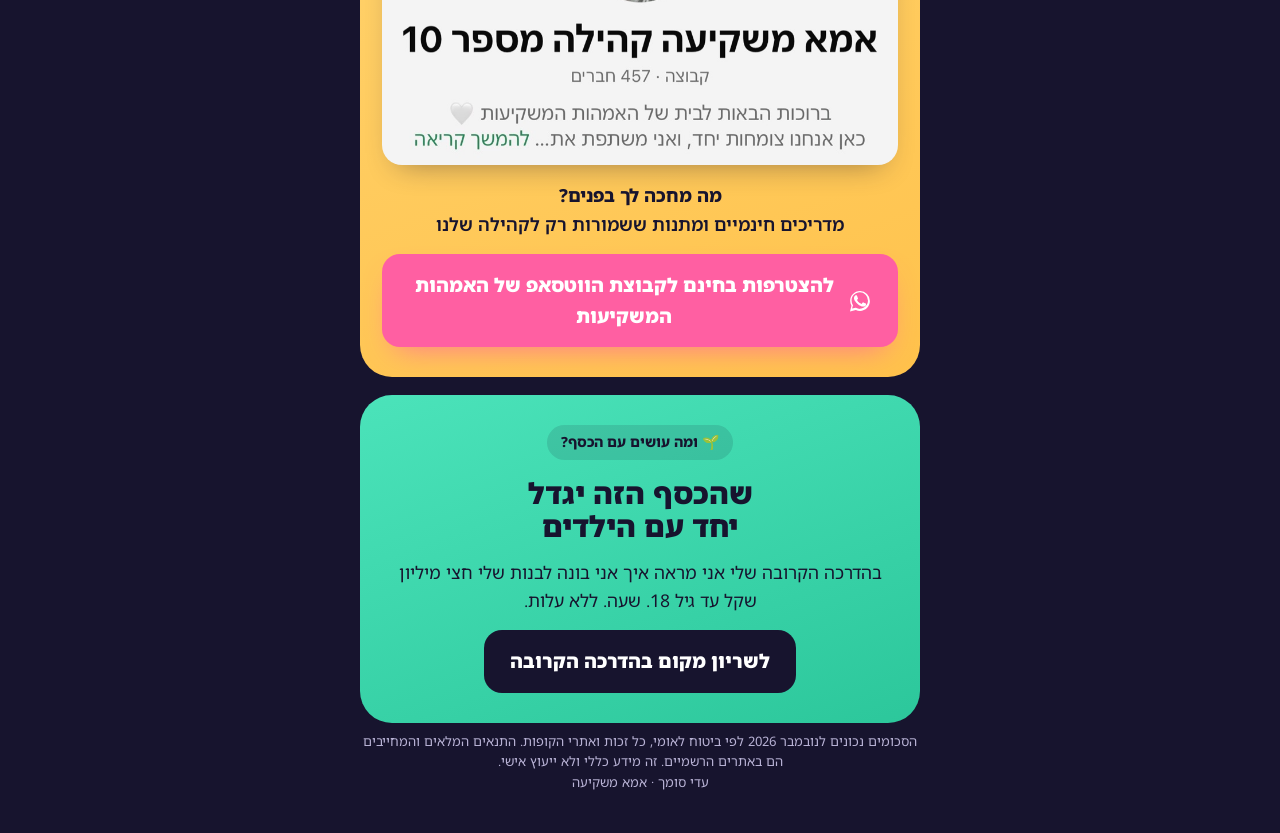
<file: hatavot/index.html>
<!doctype html>
<html lang="he" dir="rtl">
<head>
<meta charset="utf-8">
<meta name="viewport" content="width=device-width,initial-scale=1,viewport-fit=cover">
<title>הכסף שמגיע לך בהריון | אמא משקיעה</title>
<meta name="description" content="הצ׳קליסט של עדי סומך: כל ההחזרים, המענקים וההטבות שמגיעים לך בהריון ואחרי הלידה, עם קישור ליד כל אחד.">
<meta name="robots" content="noindex">
<link rel="icon" href="data:image/svg+xml,<svg xmlns='http://www.w3.org/2000/svg' viewBox='0 0 100 100'><circle cx='50' cy='50' r='46' fill='%23FF5FA2'/></svg>">
<link rel="preconnect" href="https://fonts.googleapis.com">
<link rel="preconnect" href="https://fonts.gstatic.com" crossorigin>
<link rel="stylesheet" href="https://fonts.googleapis.com/css2?family=Noto+Sans+Hebrew:wght@400;600;800;900&display=swap">
<style>
/* בסגנון "אוטם הנזילות" (סטוריז לילה ורוד), גרסה פשוטה יותר: מסך לכל הטבה, וי לכל אחת */
:root{
  --night:#17142E; --night2:#241E48; --pink:#FF5FA2; --pink2:#FFB3D4; --cream:#FFF6EE;
  --mint:#3DDBB0; --sun:#FFC24B; --ink:#17142E; --mute:#B9B3D6;
  --f:'Noto Sans Hebrew','Arial Hebrew',Arial,sans-serif;
}
*{box-sizing:border-box}
html{scroll-behavior:smooth}
@media (prefers-reduced-motion:reduce){html{scroll-behavior:auto}*{transition:none!important}}
body{margin:0;background:var(--night);color:#fff;font-family:var(--f);font-size:18px;line-height:1.6;
  padding-left:max(16px,env(safe-area-inset-left,0px));padding-right:max(16px,env(safe-area-inset-right,0px));padding-block:0 40px}
.app{max-width:560px;margin:0 auto;display:flex;flex-direction:column;gap:18px;padding-top:16px}
h1,h2,h3{margin:0;font-weight:900;line-height:1.15;text-wrap:balance}
p{margin:0}
a{color:inherit}
button{font-family:var(--f);cursor:pointer}
a:focus-visible,button:focus-visible{outline:3px solid var(--sun);outline-offset:3px}
.scr{border-radius:32px;padding:30px 22px;display:flex;flex-direction:column;gap:16px;position:relative;overflow:hidden;scroll-margin-top:14px}
.dark{background:linear-gradient(160deg,var(--night2),#14112A)}
.pinkbg{background:linear-gradient(160deg,#FF6FAB,#FF4F8F)}
.creambg{background:var(--cream);color:var(--ink)}
.mintbg{background:linear-gradient(160deg,#4BE3BA,#2CC79B);color:var(--ink)}
.sunbg{background:linear-gradient(160deg,#FFD36E,#FFC24B);color:var(--ink)}
.wa-shot{display:block;width:100%;height:auto;border-radius:20px;background:#f2f2f2;box-shadow:0 14px 30px -16px rgba(23,20,46,.45)}
.tag{display:inline-flex;gap:8px;align-items:center;font-weight:800;font-size:14px;border-radius:999px;padding:6px 14px;width:fit-content}
.dark .tag{background:rgba(255,95,162,.18);color:var(--pink2)}
.dark .tag.auto{background:rgba(61,219,176,.16);color:var(--mint)}
.pinkbg .tag{background:rgba(255,255,255,.22);color:#fff}
.creambg .tag{background:#FFE0EC;color:#C2316F}
.mintbg .tag{background:rgba(23,20,46,.12);color:var(--ink)}
.center{text-align:center;align-items:center}
.big{font-size:44px}
.mid{font-size:29px}
.lead{font-size:19px;opacity:.94}
.small{font-size:14px;opacity:.82;line-height:1.55}
.pk{color:var(--pink)}
.cta{display:inline-flex;justify-content:center;align-items:center;gap:8px;background:var(--pink);color:#fff;border:0;border-radius:18px;padding:16px 26px;font-weight:900;font-size:19px;text-decoration:none;box-shadow:0 14px 30px -14px rgba(255,95,162,.8)}
.cta.ink{background:var(--ink);color:#fff;box-shadow:none}
.cta.mint{background:var(--mint);color:var(--ink);box-shadow:0 14px 30px -14px rgba(61,219,176,.7)}
.cta.wa{background:var(--pink);color:#fff;box-shadow:0 14px 30px -14px rgba(255,95,162,.8)}
.cta.wa svg{width:24px;height:24px;flex:none;fill:currentColor}
.promo{display:flex;flex-direction:column;gap:10px;background:rgba(61,219,176,.12);border:1.5px solid rgba(61,219,176,.45);border-radius:22px;padding:16px;text-align:center}
.promo b{font-size:18px;line-height:1.35}

/* הלוח: 8 הטבות, מתמלא בוורוד כשמסמנים */
.board{display:grid;grid-template-columns:repeat(2,1fr);gap:10px}
.chip{display:flex;flex-direction:column;align-items:center;gap:2px;text-align:center;text-decoration:none;background:#fff;border-radius:20px;padding:12px 8px;color:var(--ink);font-weight:800;font-size:15px;line-height:1.3;box-shadow:0 8px 18px -14px rgba(23,20,46,.35);position:relative}
.chip .e{font-size:26px}
.chip .s{font-weight:600;font-size:13px;color:#8a7f9a}
.chip.on{background:var(--pink);color:#fff}
.chip.on .s{color:#fff;opacity:.9}
.chip.on::after{content:"✓";position:absolute;top:8px;inset-inline-start:12px;font-weight:900}
.count{font-weight:900;font-size:22px}

/* מסך הטבה */
.head{display:flex;gap:14px;align-items:center}
.ico{flex:none;width:64px;height:64px;border-radius:20px;background:rgba(255,255,255,.08);display:grid;place-items:center;font-size:34px}
.amt{display:inline-block;background:var(--mint);color:var(--ink);font-weight:900;font-size:16px;border-radius:999px;padding:4px 14px;margin-top:6px}
.dark ul{margin:0;padding-inline-start:20px;display:flex;flex-direction:column;gap:6px;font-size:17px;color:#E9E6F6}
.do{background:var(--cream);color:var(--ink);border-radius:20px;padding:14px 16px;font-size:16.5px;line-height:1.55}
.do b{color:#C2316F}
.links{display:flex;flex-wrap:wrap;gap:8px}
.lnk{display:inline-flex;align-items:center;gap:6px;background:rgba(255,255,255,.1);color:#fff;text-decoration:none;font-weight:800;font-size:15px;border-radius:999px;padding:8px 14px}
.note{font-size:13.5px;color:var(--mute);line-height:1.5}
.check{display:flex;justify-content:center;align-items:center;gap:10px;width:100%;border:2px solid var(--pink);background:transparent;color:var(--pink2);border-radius:18px;padding:14px;font-weight:900;font-size:18px}
.check.on{background:var(--mint);border-color:var(--mint);color:var(--ink)}

/* הסכום */
.sum{display:flex;flex-direction:column;gap:8px}
.row{display:flex;justify-content:space-between;gap:10px;background:rgba(255,255,255,.18);border-radius:14px;padding:10px 14px;font-weight:800;font-size:16px}
.row span:last-child{white-space:nowrap}
footer{max-width:560px;margin:8px auto 0;text-align:center;font-size:13px;color:var(--mute);line-height:1.6}
</style>
</head>
<body>
<main class="app">

  <!-- 1. פתיחה -->
  <section class="scr dark center" style="padding-block:40px">
    <span class="tag">🤰 משקיעות עם עגלות · הצ׳קליסט</span>
    <h1 class="big">יש לי תחביב:<br><span class="pk">להרים כסף מהרצפה</span><br>ולהשקיע אותו</h1>
    <p class="lead">אז ריכזתי לך את כל ההחזרים, המענקים וההטבות שמגיעים בהריון ואחרי הלידה. חלק נכנס לבד, ועל חלק צריך רק לבקש. ליד כל סעיף יש קישור.</p>
    <a class="cta" href="#board">יאללה, בואי נבדוק מה מגיע לך</a>
    <div class="promo">
      <b>🌱 ואחרי שמצאת את הכסף: איך גורמים לו לגדול?</b>
      <span style="font-size:16px;opacity:.92">בהדרכה הקרובה שלי אני מראה איך אני בונה לבנות שלי חצי מיליון שקל עד גיל 18. שעה. ללא עלות.</span>
      <a class="cta mint" id="cta-webinar-top" href="https://academy.mominvest.co.il/r/webinar-hatavot-top" target="_blank" rel="noopener">לשריון מקום בהדרכה הקרובה</a>
    </div>
    <p style="font-weight:800;color:var(--pink2)">באהבה, עדי 💛</p>
  </section>

  <!-- 2. הלוח -->
  <section class="scr creambg" id="board">
    <span class="tag">📋 הצ׳קליסט שלך</span>
    <h2 class="mid">8 דברים לבדוק<br>לפני ואחרי הלידה</h2>
    <p style="font-size:16.5px;color:#4a4560">לוחצים על סעיף, קוראים, ומסמנים וי. הרשימה זוכרת איפה עצרת.</p>
    <div class="board" id="chips"></div>
    <p class="count center" style="display:flex;justify-content:center">סימנת <span id="cnt" style="margin-inline:6px">0</span> מתוך 8</p>
  </section>

  <!-- 3. ההטבות -->
  <section class="scr dark item" id="zikui" data-e="💰" data-n="נקודות זיכוי" data-s="עד 58,080 ₪">
    <span class="tag">1 מתוך 8 · צריך לבקש</span>
    <div class="head"><div class="ico">💰</div><div><h3 class="mid">הנחה במס על כל ילד</h3><span class="amt">עד 58,080 ₪</span></div></div>
    <ul>
      <li>כל "נקודת זיכוי" מורידה לך 242 ₪ מהמס בכל חודש.</li>
      <li>על כל ילד מגיעות לך 2.5 נקודות כבר בשנת הלידה (או 1.5, ונקודה אחת עוברת לשנה הבאה), ועד גיל 5 מצטברות 20 נקודות.</li>
    </ul>
    <div class="do"><b>מה עושים:</b> שכירה? מעדכנת את טופס 101 בעבודה ומוסיפה את הילד. עצמאית? מכניסה אותו בדוח השנתי. שכחת? אפשר לקבל החזר מס עד 6 שנים אחורה.</div>
    <p class="note">לפי המס שאת משלמת: הנקודות רק מקטינות מס שאת כבר משלמת, אז הסכום המלא רק למי שמשלמת מספיק מס.</p>
    <div class="links"><a class="lnk" target="_blank" rel="noopener" href="https://www.kolzchut.org.il/he/%D7%A0%D7%A7%D7%95%D7%93%D7%95%D7%AA_%D7%96%D7%99%D7%9B%D7%95%D7%99_%D7%9E%D7%9E%D7%A1_%D7%94%D7%9B%D7%A0%D7%A1%D7%94_%D7%9C%D7%94%D7%95%D7%A8%D7%94_%D7%9C%D7%99%D7%9C%D7%93_%D7%A2%D7%93_%D7%92%D7%99%D7%9C_5">כל הפרטים בכל זכות ←</a></div>
    <button class="check" type="button">סימנתי ✓</button>
  </section>

  <section class="scr dark item" id="hisachon" data-e="🐷" data-n="חיסכון לכל ילד" data-s="עד 62,000 ₪">
    <span class="tag">2 מתוך 8 · צריך לבקש</span>
    <div class="head"><div class="ico">🐷</div><div><h3 class="mid">חיסכון לכל ילד, פי 2</h3><span class="amt">כמעט 62,000 ₪ בגיל 21</span></div></div>
    <ul>
      <li>המדינה מפקידה לילד 58 ₪ בכל חודש עד גיל 18.</li>
      <li>אם לא בוחרים תוך 6 חודשים מהלידה, הכסף של ילד ראשון נכנס לבד לקופת גמל במסלול סיכון מוגבר, ומגיע לבערך 32,000 ₪ בגיל 21.</li>
    </ul>
    <div class="do"><b>צעד חכם אחד, 5 דקות באתר ביטוח לאומי:</b><br>מוסיפות עוד 58 ₪ מתוך קצבת הילדים, כך שמופקדים 116 ₪ בחודש. זה יכול להגיע לכמעט 62,000 ₪ בגיל 21.<br><br><b>ולילדים הגדולים:</b> בודקות שהחיסכון לא יושב בבנק. בבנק הוא מגיע לבערך 17,000 ₪ בלבד.</div>
    <p class="note">החישובים בתשואה ממוצעת של 7% בשנה (ובבנק 2%), לפני מס. אין הבטחה לתשואה.</p>
    <div class="links"><a class="lnk" target="_blank" rel="noopener" href="https://adinahirr-commits.github.io/mominvest-guides/guide2/guide/">המדריך המלא שלי ←</a><a class="lnk" target="_blank" rel="noopener" href="https://www.btl.gov.il/benefits/children/HisahoLayeled/pages/default.aspx">ביטוח לאומי ←</a></div>
    <button class="check" type="button">סימנתי ✓</button>
  </section>

  <section class="scr dark item" id="kupa" data-e="🏥" data-n="סל הריון בקופה" data-s="אלפי ₪">
    <span class="tag">3 מתוך 8 · צריך לבקש</span>
    <div class="head"><div class="ico">🏥</div><div><h3 class="mid">סל הריון בקופת החולים</h3><span class="amt">אלפי ₪ בהחזרים</span></div></div>
    <ul>
      <li>בביטוח המשלים יש החזרים על: בדיקות בהריון (NIPT, צ׳יפ גנטי, סקירה נוספת), דולה, קורס הכנה ללידה ולילות במלון הבראה אחרי הלידה.</li>
      <li>רק על דולה: בין 1,641 ₪ ל-1,868 ₪, לפי הקופה והמסלול.</li>
    </ul>
    <div class="do"><b>מה עושים:</b> נכנסות לאזור האישי באתר הקופה ← "החזרים", ומגישות עם הקבלה.</div>
    <p class="note">במסלולי הבסיס אין סל הריון. התנאים שונים בכל קופה ובכל מסלול.</p>
    <div class="links"><a class="lnk" target="_blank" rel="noopener" href="https://www.kupotguide.co.il/hashvaat-kupot-holim/herayon">השוואה בין הקופות ←</a><a class="lnk" target="_blank" rel="noopener" href="https://www.maccabi4u.co.il/eligibilites/2673/">מכבי שלי ←</a></div>
    <button class="check" type="button">סימנתי ✓</button>
  </section>

  <section class="scr dark item" id="dmei" data-e="🍼" data-n="דמי לידה" data-s="15 שבועות">
    <span class="tag">4 מתוך 8 · צריך לבקש</span>
    <div class="head"><div class="ico">🍼</div><div><h3 class="mid">דמי לידה</h3><span class="amt">15 שבועות בתשלום</span></div></div>
    <ul>
      <li>מביטוח לאומי, לפי השכר שלך, עד 1,752 ₪ ליום.</li>
    </ul>
    <div class="do"><b>מה עושים:</b> מגישות תביעה לדמי לידה באתר ביטוח לאומי. יש עד 12 חודשים להגיש.</div>
    <div class="links"><a class="lnk" target="_blank" rel="noopener" href="https://www.kolzchut.org.il/he/%D7%93%D7%9E%D7%99_%D7%9C%D7%99%D7%93%D7%94">דמי לידה בכל זכות ←</a></div>
    <button class="check" type="button">סימנתי ✓</button>
  </section>

  <section class="scr dark item" id="miluim" data-e="🪖" data-n="מענק מילואים" data-s="10,700 ₪">
    <span class="tag">5 מתוך 8 · בן הזוג במילואים?</span>
    <div class="head"><div class="ico">🪖</div><div><h3 class="mid">מענק לבת זוג של מילואימניק</h3><span class="amt">10,700 ₪</span></div></div>
    <ul>
      <li>אם הארכת את חופשת הלידה ב-21 ימים או יותר, בזמן שבן הזוג היה במילואים.</li>
      <li>התנאי: הוא שירת 45 ימים לפחות בצו 8, ולא קיבלת פיצוי על אובדן הכנסה מקרן הסיוע.</li>
    </ul>
    <div class="do"><b>מה עושים:</b> טופס מקוון אחד.</div>
    <div class="links"><a class="lnk" target="_blank" rel="noopener" href="https://mushlam-frontend.wiz.digital.idf.il/m/PYZ55QW4F9">לטופס ההגשה ←</a><a class="lnk" target="_blank" rel="noopener" href="https://www.kolzchut.org.il/he/%D7%9E%D7%93%D7%A8%D7%99%D7%9A_%D7%9C%D7%9E%D7%A9%D7%A8%D7%AA%D7%99_%D7%9E%D7%99%D7%9C%D7%95%D7%90%D7%99%D7%9D_%D7%95%D7%91%D7%A0%D7%99_%D7%9E%D7%A9%D7%A4%D7%97%D7%95%D7%AA%D7%99%D7%94%D7%9D_%D7%91%D7%9E%D7%9C%D7%97%D7%9E%D7%AA_%D7%97%D7%A8%D7%91%D7%95%D7%AA_%D7%91%D7%A8%D7%96%D7%9C_%D7%95%D7%94%D7%9E%D7%9C%D7%97%D7%9E%D7%94_%D7%9E%D7%95%D7%9C_%D7%90%D7%99%D7%A8%D7%90%D7%9F_(%D7%9E%D7%9C%D7%97%D7%9E%D7%AA_%D7%94%D7%AA%D7%A7%D7%95%D7%9E%D7%94)">המדריך למשפחות מילואים ←</a></div>
    <button class="check" type="button">סימנתי ✓</button>
  </section>

  <section class="scr dark item" id="zugi" data-e="💛" data-n="טיפול זוגי" data-s="עד 2,500 ₪">
    <span class="tag">6 מתוך 8 · משפחות מילואים</span>
    <div class="head"><div class="ico">💛</div><div><h3 class="mid">החזר על טיפול זוגי</h3><span class="amt">עד 2,500 ₪</span></div></div>
    <ul>
      <li>מקרן הסיוע למשרתי המילואים. על זכאות 2025: עד 2,500 ₪ ללוחמים ועד 1,000 ₪ לשאר, הגשה עד 31.12.2027.</li>
      <li>על זכאות 2024: עד 1,500 ₪, הגשה עד 31.12.2026.</li>
    </ul>
    <div class="links"><a class="lnk" target="_blank" rel="noopener" href="https://www.kolzchut.org.il/he/%D7%9E%D7%93%D7%A8%D7%99%D7%9A_%D7%9C%D7%9E%D7%A9%D7%A8%D7%AA%D7%99_%D7%9E%D7%99%D7%9C%D7%95%D7%90%D7%99%D7%9D_%D7%95%D7%91%D7%A0%D7%99_%D7%9E%D7%A9%D7%A4%D7%97%D7%95%D7%AA%D7%99%D7%94%D7%9D_%D7%91%D7%9E%D7%9C%D7%97%D7%9E%D7%AA_%D7%97%D7%A8%D7%91%D7%95%D7%AA_%D7%91%D7%A8%D7%96%D7%9C_%D7%95%D7%94%D7%9E%D7%9C%D7%97%D7%9E%D7%94_%D7%9E%D7%95%D7%9C_%D7%90%D7%99%D7%A8%D7%90%D7%9F_(%D7%9E%D7%9C%D7%97%D7%9E%D7%AA_%D7%94%D7%AA%D7%A7%D7%95%D7%9E%D7%94)">התנאים בכל זכות ←</a></div>
    <button class="check" type="button">סימנתי ✓</button>
  </section>

  <section class="scr dark item" id="maanak" data-e="👶" data-n="מענק לידה" data-s="נכנס לבד">
    <span class="tag auto">7 מתוך 8 · נכנס לבד</span>
    <div class="head"><div class="ico">👶</div><div><h3 class="mid">מענק לידה</h3><span class="amt">631 ₪ עד 2,103 ₪</span></div></div>
    <ul>
      <li>2,103 ₪ על הילד הראשון, 946 ₪ על השני, 631 ₪ מהשלישי ואילך. בתאומים 10,514 ₪.</li>
      <li>נכנס לחשבון שלך בתוך חודש מהלידה בבית החולים.</li>
    </ul>
    <div class="do"><b>מה עושים:</b> רק לוודא שזה הגיע.</div>
    <div class="links"><a class="lnk" target="_blank" rel="noopener" href="https://www.kolzchut.org.il/he/%D7%9E%D7%A2%D7%A0%D7%A7_%D7%9C%D7%99%D7%93%D7%94">מענק לידה בכל זכות ←</a></div>
    <button class="check" type="button">סימנתי ✓</button>
  </section>

  <section class="scr dark item" id="kitzba" data-e="📅" data-n="קצבת ילדים" data-s="נכנס לבד">
    <span class="tag auto">8 מתוך 8 · נכנס לבד</span>
    <div class="head"><div class="ico">📅</div><div><h3 class="mid">קצבת ילדים</h3><span class="amt">173 ₪ בחודש, עד גיל 18</span></div></div>
    <ul>
      <li>173 ₪ על הילד הראשון, 219 ₪ על השני עד הרביעי.</li>
      <li>על ילד אחד זה לפחות 37,368 ₪ עד גיל 18.</li>
    </ul>
    <div class="do"><b>מה עושים:</b> רק לוודא שזה נכנס כל חודש.</div>
    <div class="links"><a class="lnk" target="_blank" rel="noopener" href="https://www.kolzchut.org.il/he/%D7%A7%D7%A6%D7%91%D7%AA_%D7%99%D7%9C%D7%93%D7%99%D7%9D">קצבת ילדים בכל זכות ←</a></div>
    <button class="check" type="button">סימנתי ✓</button>
  </section>

  <!-- 4. הסכום -->
  <section class="scr pinkbg">
    <span class="tag">🧮 כמה זה יוצא על כל ילד?</span>
    <h2 class="mid">ככה זה מצטבר</h2>
    <div class="sum">
      <div class="row"><span>📅 קצבת ילדים עד גיל 18</span><span>37,368 ₪</span></div>
      <div class="row"><span>🐷 חיסכון לכל ילד + המענקים</span><span>13,692 ₪</span></div>
      <div class="row"><span>👶 מענק לידה</span><span>631 עד 2,103 ₪</span></div>
    </div>
    <div class="row" style="background:rgba(23,20,46,.22)"><span>💰 ולמי שעובדת ומשלמת מס: נקודות זיכוי</span><span>עד 58,080 ₪</span></div>
    <p class="small" style="opacity:.95">ביחד זה יכול להגיע ליותר מ-100,000 ₪ על כל ילד, ועוד בלי דמי הלידה, ההחזרים מהקופה והמענקים למשפחות מילואים. אין כאן הבטחה: הסכומים אישיים ותלויים בזכאות שלך, ונקודות הזיכוי רק מקטינות מס שאת כבר משלמת.</p>
  </section>

  <!-- 4.5 קבוצת הווטסאפ -->
  <section class="scr sunbg center">
    <h2 class="mid">רגע, את עוד לא שם?</h2>
    <a href="https://chat.whatsapp.com/IrwUx0BayJxI6jLWnw9wg5?mode=gi_t" target="_blank" rel="noopener" aria-label="להצטרפות לקבוצת הווטסאפ"><img class="wa-shot" src="../img/hatavot-wa-group.jpg" width="900" height="444" alt="אמא משקיעה קהילה מספר 10: קבוצת ווטסאפ עם 457 חברות" loading="lazy"></a>
    <p style="font-size:18px;font-weight:800;margin:0">מה מחכה לך בפנים?<br><span style="font-weight:600">מדריכים חינמיים ומתנות ששמורות רק לקהילה שלנו</span></p>
    <a class="cta wa" id="cta-whatsapp" href="https://chat.whatsapp.com/IrwUx0BayJxI6jLWnw9wg5?mode=gi_t" target="_blank" rel="noopener"><svg viewBox="0 0 24 24" aria-hidden="true"><path d="M17.47 14.38c-.3-.15-1.76-.87-2.03-.97-.27-.1-.47-.15-.67.15-.2.3-.77.97-.94 1.17-.17.2-.35.22-.65.07-.3-.15-1.26-.46-2.4-1.48-.89-.79-1.49-1.76-1.66-2.06-.17-.3-.02-.46.13-.61.14-.14.3-.35.45-.53.15-.18.2-.3.3-.5.1-.2.05-.38-.02-.53-.08-.15-.67-1.61-.92-2.21-.24-.58-.49-.5-.67-.51h-.57c-.2 0-.52.07-.79.38-.27.3-1.04 1.02-1.04 2.48s1.07 2.88 1.22 3.08c.15.2 2.1 3.2 5.08 4.49.71.31 1.26.49 1.69.62.71.23 1.36.2 1.87.12.57-.09 1.76-.72 2.01-1.41.25-.7.25-1.29.17-1.42-.07-.13-.27-.2-.57-.35Z"/><path d="M12.04 2C6.6 2 2.17 6.43 2.17 11.87c0 1.74.46 3.44 1.32 4.94L2 22.5l5.85-1.53a9.83 9.83 0 0 0 4.19.94h.01c5.43 0 9.86-4.43 9.86-9.87A9.8 9.8 0 0 0 19 4.9a9.8 9.8 0 0 0-6.96-2.9Zm0 17.98h-.01a8.2 8.2 0 0 1-4.17-1.14l-.3-.18-3.47.91.93-3.38-.2-.31a8.16 8.16 0 0 1-1.25-4.36c0-4.52 3.68-8.2 8.21-8.2a8.15 8.15 0 0 1 5.8 2.4 8.15 8.15 0 0 1 2.4 5.81c0 4.52-3.68 8.2-8.2 8.2Z"/></svg> להצטרפות בחינם לקבוצת הווטסאפ של האמהות המשקיעות</a>
  </section>

  <!-- 5. מה הלאה -->
  <section class="scr mintbg center">
    <span class="tag">🌱 ומה עושים עם הכסף?</span>
    <h2 class="mid">שהכסף הזה יגדל<br>יחד עם הילדים</h2>
    <p style="font-size:17.5px">בהדרכה הקרובה שלי אני מראה איך אני בונה לבנות שלי חצי מיליון שקל עד גיל 18. שעה. ללא עלות.</p>
    <a class="cta ink" id="cta-webinar" href="https://academy.mominvest.co.il/r/webinar-hatavot" target="_blank" rel="noopener">לשריון מקום בהדרכה הקרובה</a>
  </section>

</main>
<footer>הסכומים נכונים לנובמבר 2026 לפי ביטוח לאומי, כל זכות ואתרי הקופות. התנאים המלאים והמחייבים הם באתרים הרשמיים. זה מידע כללי ולא ייעוץ אישי.<br>עדי סומך · אמא משקיעה</footer>

<script>
  (function(){
    var KEY='mi_hatavot_v1', st={};
    try{ st=JSON.parse(localStorage.getItem(KEY)||'{}'); }catch(e){}
    var items=[].slice.call(document.querySelectorAll('.item')), chips=document.getElementById('chips');
    items.forEach(function(it){
      var a=document.createElement('a'); a.className='chip'; a.href='#'+it.id;
      a.innerHTML='<span class="e">'+it.dataset.e+'</span><span>'+it.dataset.n+'</span><span class="s">'+it.dataset.s+'</span>';
      it._chip=a; chips.appendChild(a);
      it.querySelector('.check').addEventListener('click',function(){
        st[it.id]=!st[it.id]; try{ localStorage.setItem(KEY,JSON.stringify(st)); }catch(e){}
        paint();
        if(st[it.id]){ var nx=items[items.indexOf(it)+1]; if(nx) setTimeout(function(){ nx.scrollIntoView({behavior:'smooth'}); },350); }
      });
    });
    function paint(){
      var n=0;
      items.forEach(function(it){ var on=!!st[it.id]; if(on)n++; it._chip.classList.toggle('on',on); var b=it.querySelector('.check'); b.classList.toggle('on',on); b.textContent=on?'✓ סימנתי':'סימנתי ✓'; });
      document.getElementById('cnt').textContent=n;
    }
    paint();
  })();
  (function(){
    var TRACK="https://academy.mominvest.co.il/guide-hit", q=new URLSearchParams(location.search), vid;
    try{ vid=localStorage.getItem('mi_vid'); if(!vid){ vid=Date.now().toString(36)+Math.random().toString(36).slice(2,10); localStorage.setItem('mi_vid',vid); } }catch(e){ vid='nostore'; }
    var p=new URLSearchParams(); p.set('page','hatavot'); p.set('vid',vid||'');
    ['ref','utm_source','utm_medium','utm_campaign','utm_content'].forEach(function(k){ if(q.get(k)) p.set(k,q.get(k)); });
    var body=p.toString();
    try{ if(!navigator.sendBeacon||!navigator.sendBeacon(TRACK,new Blob([body],{type:'application/x-www-form-urlencoded'}))){ fetch(TRACK,{method:'POST',headers:{'Content-Type':'application/x-www-form-urlencoded'},body:body,keepalive:true}).catch(function(){}); } }catch(e){}
  })();
</script>
</body>
</html>
</file>
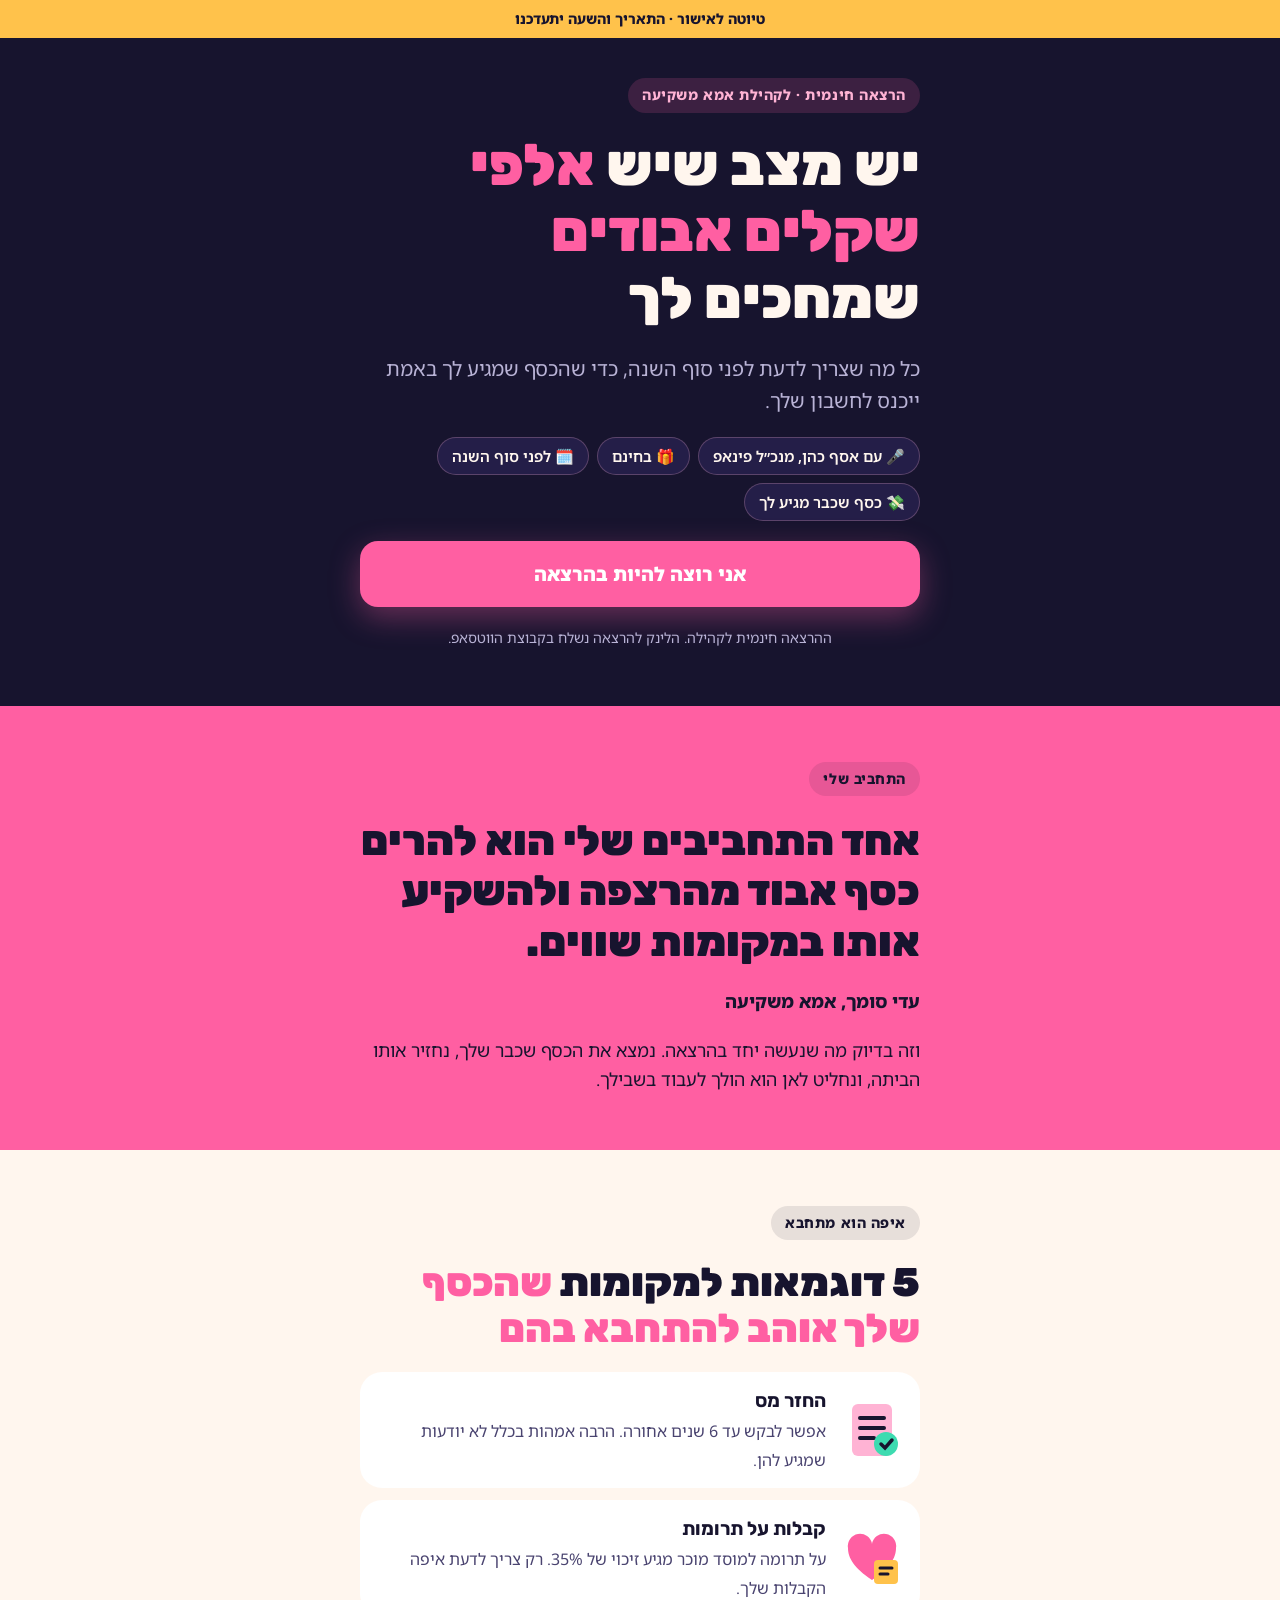
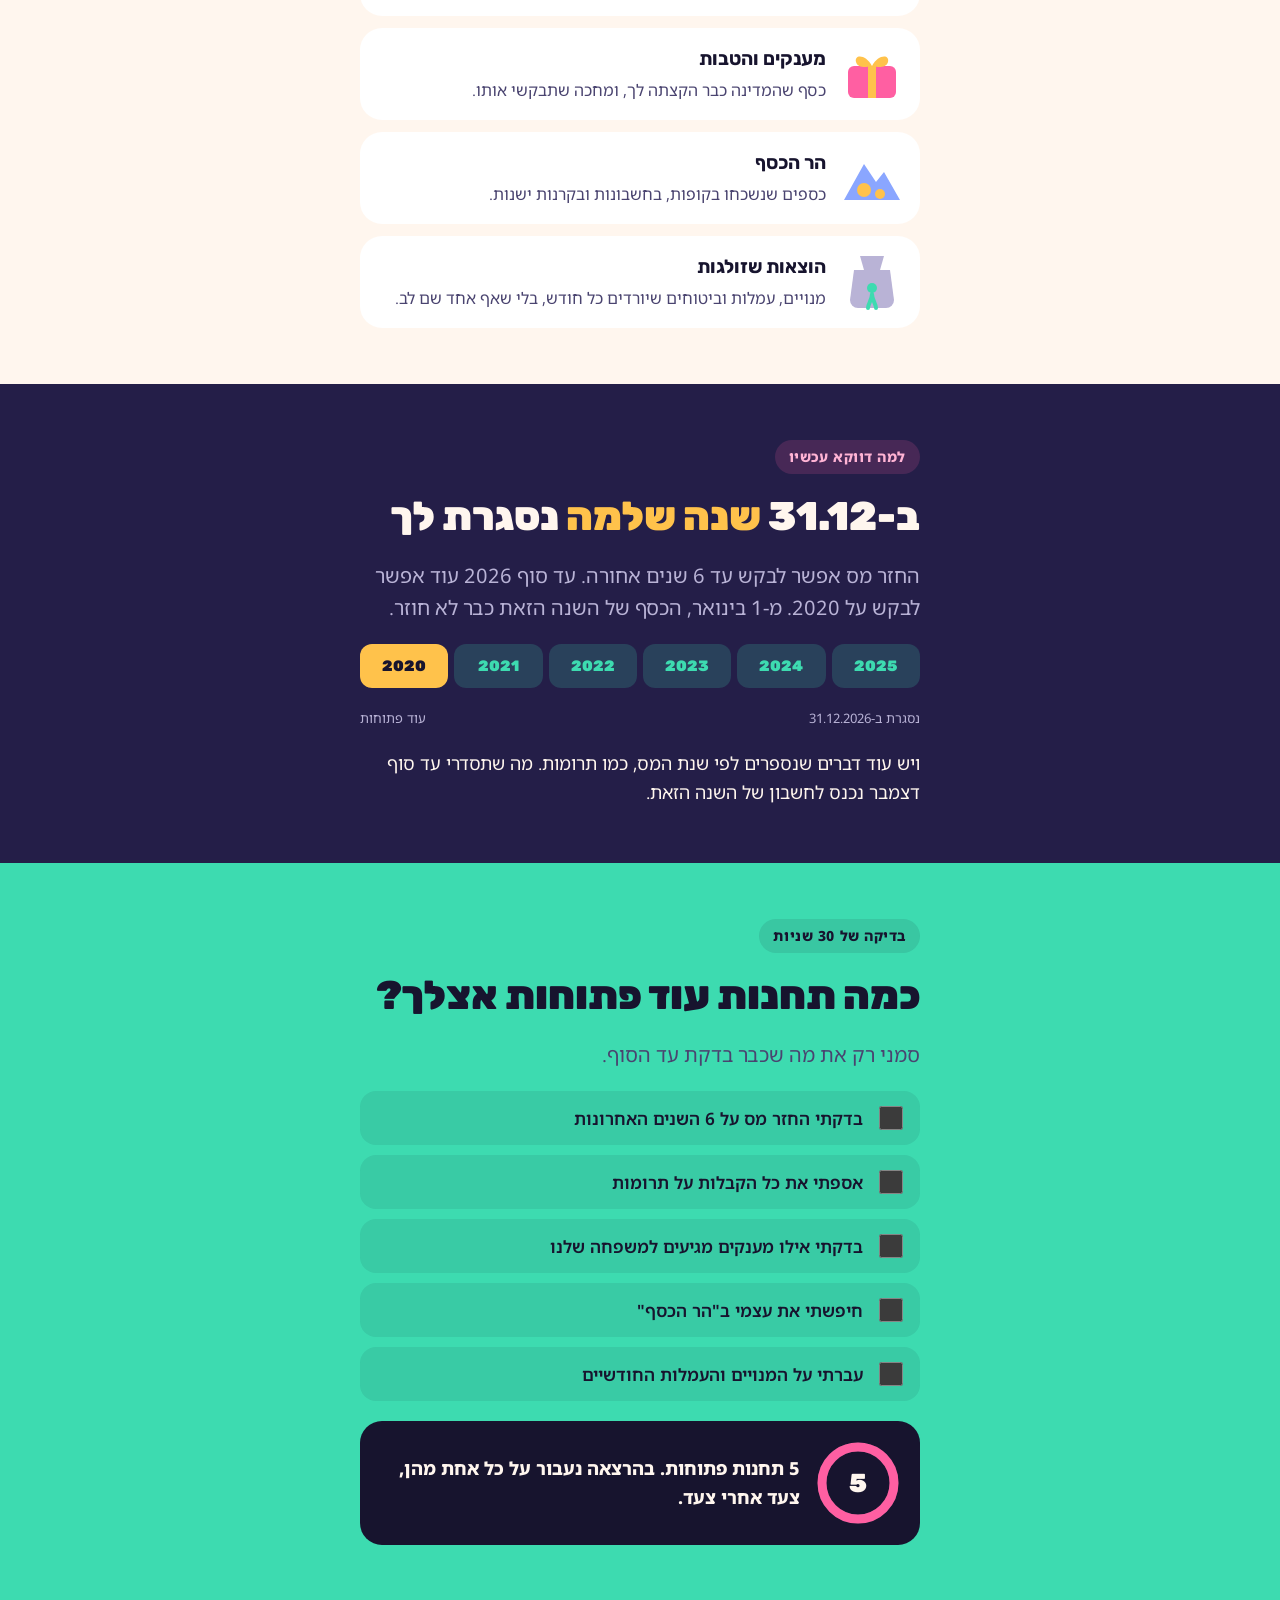
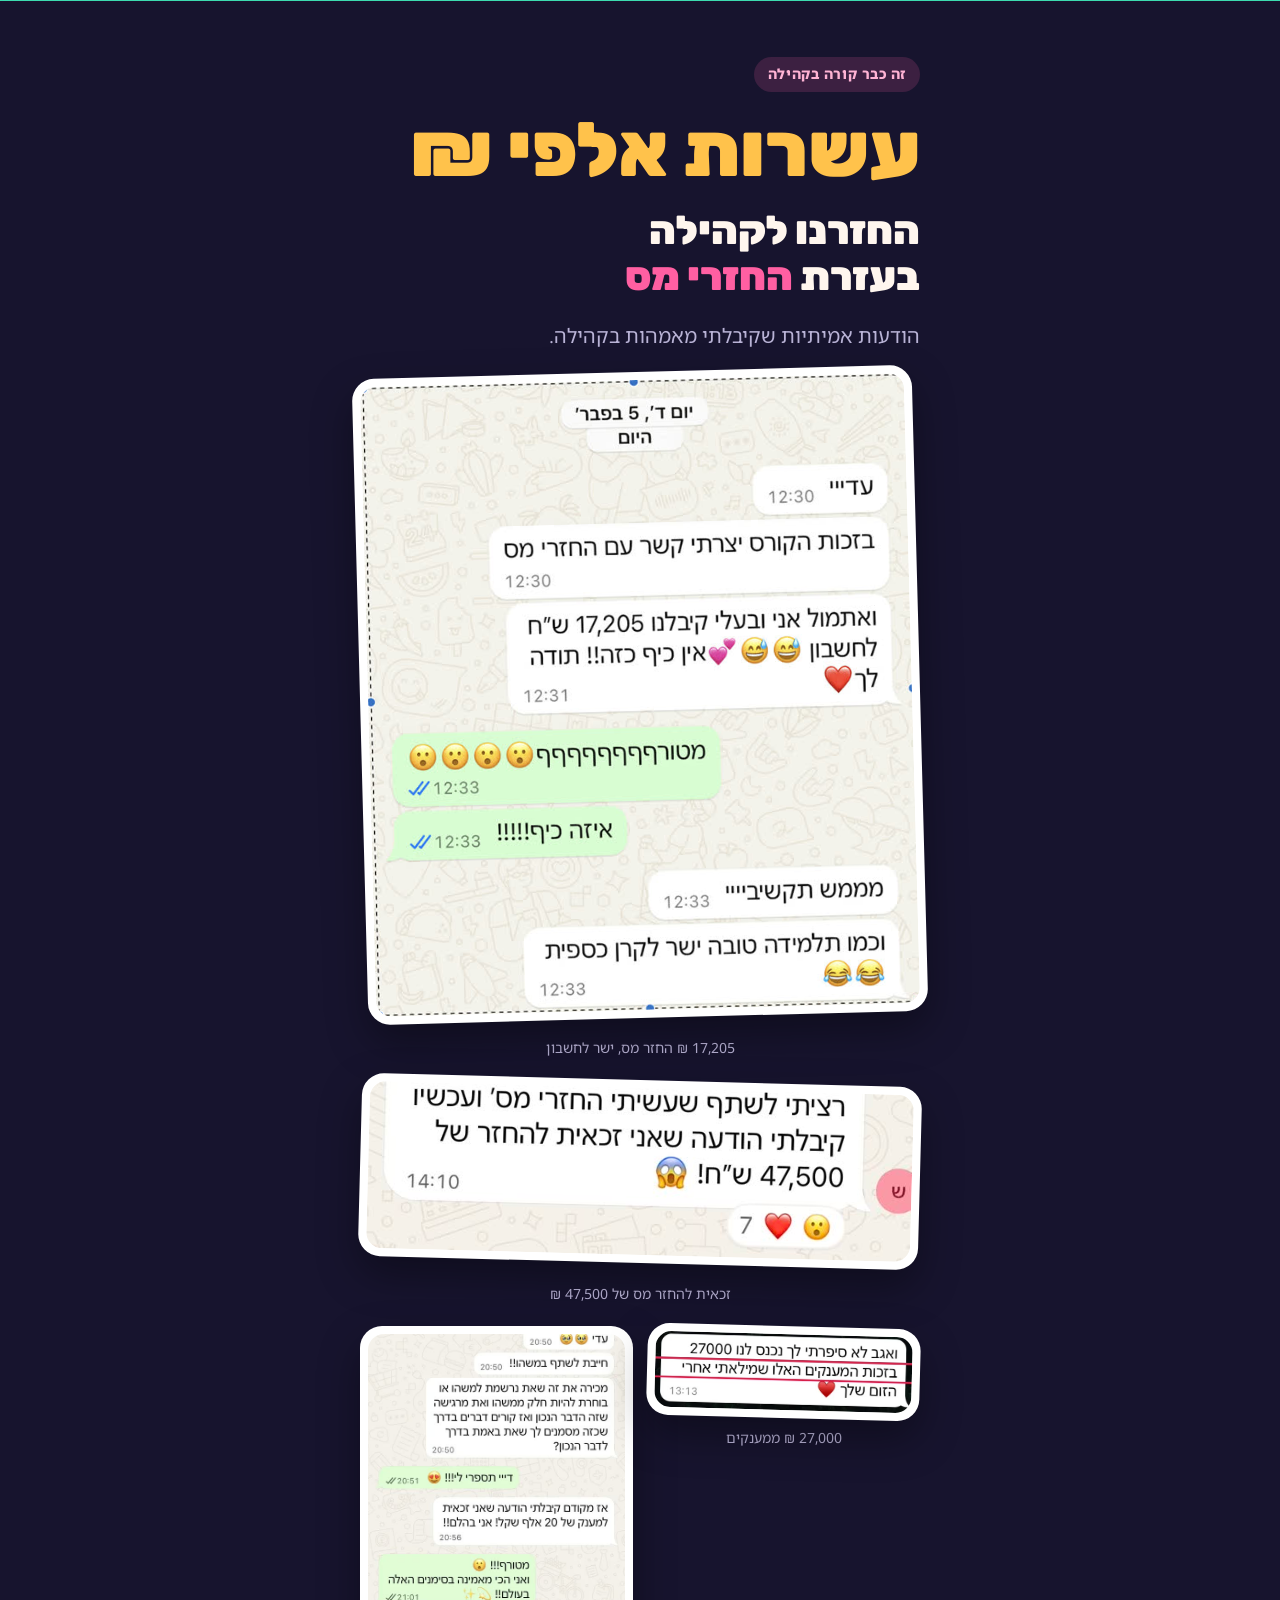
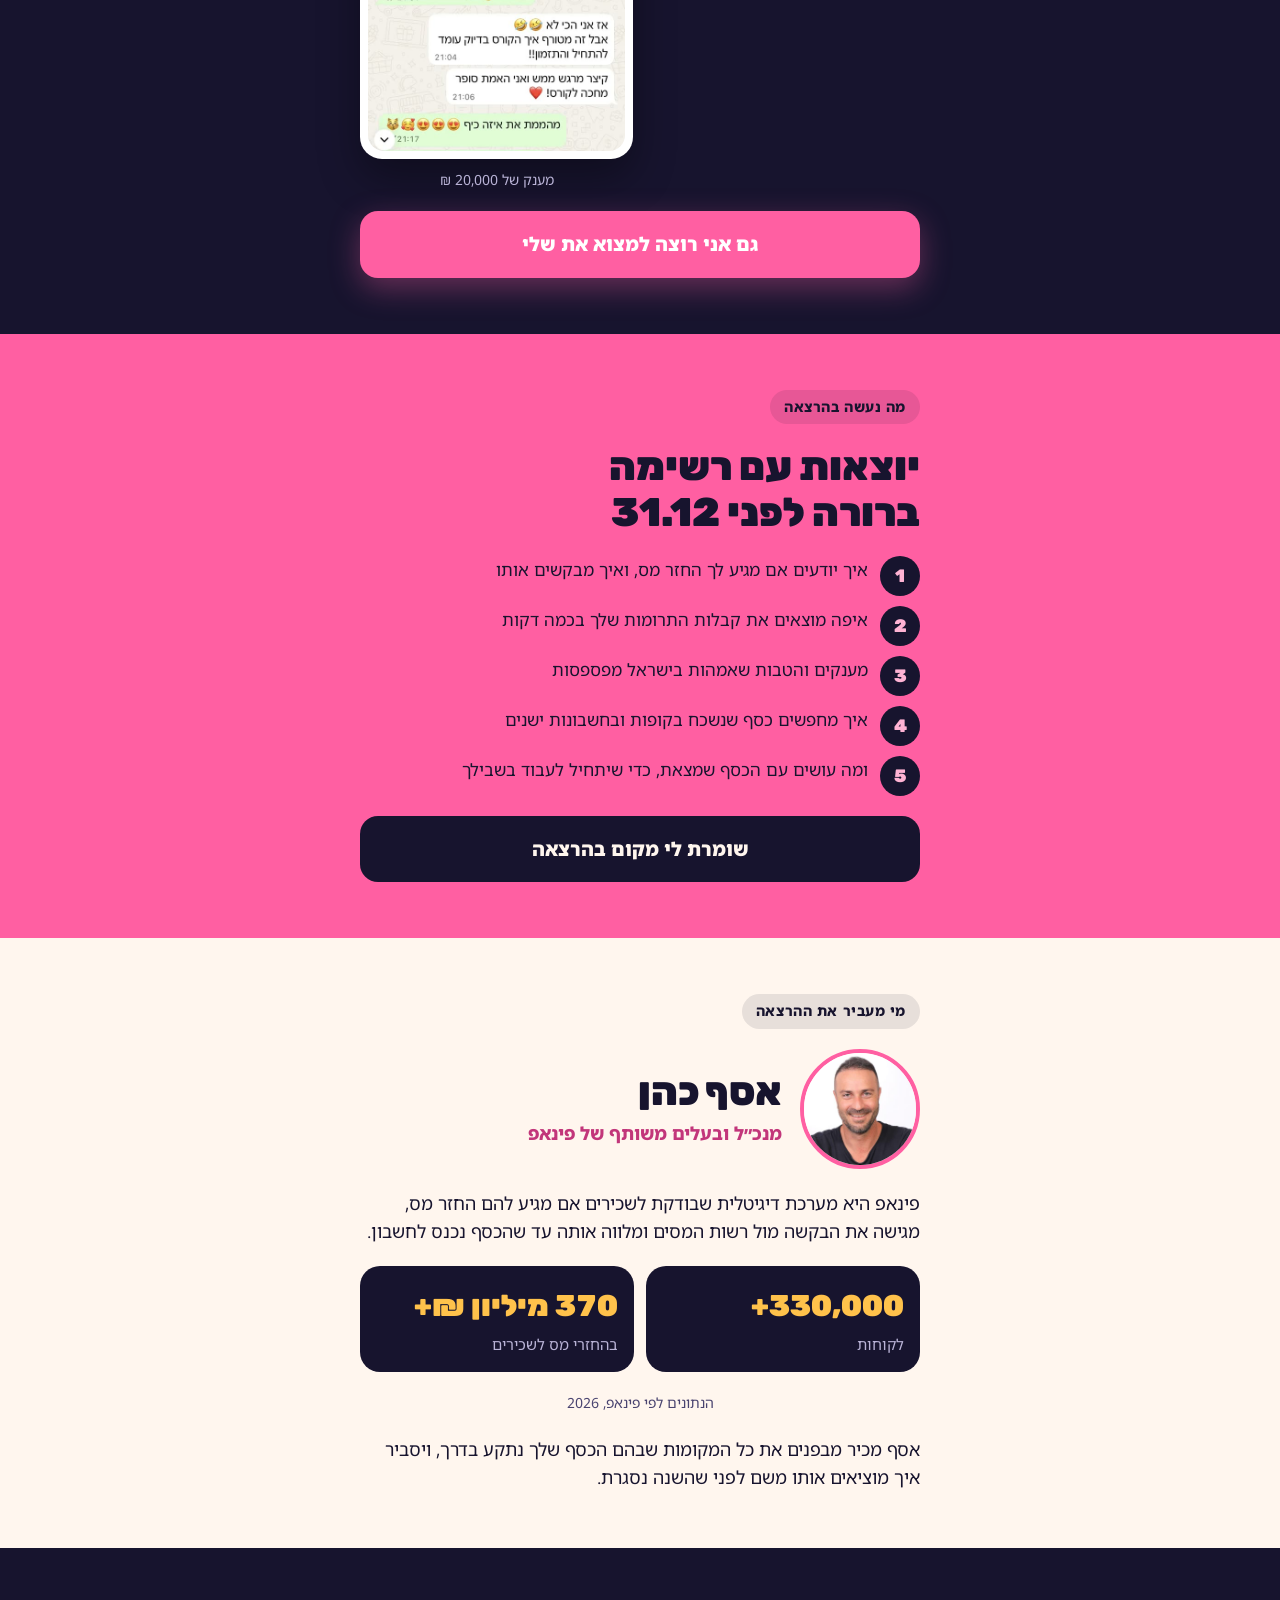
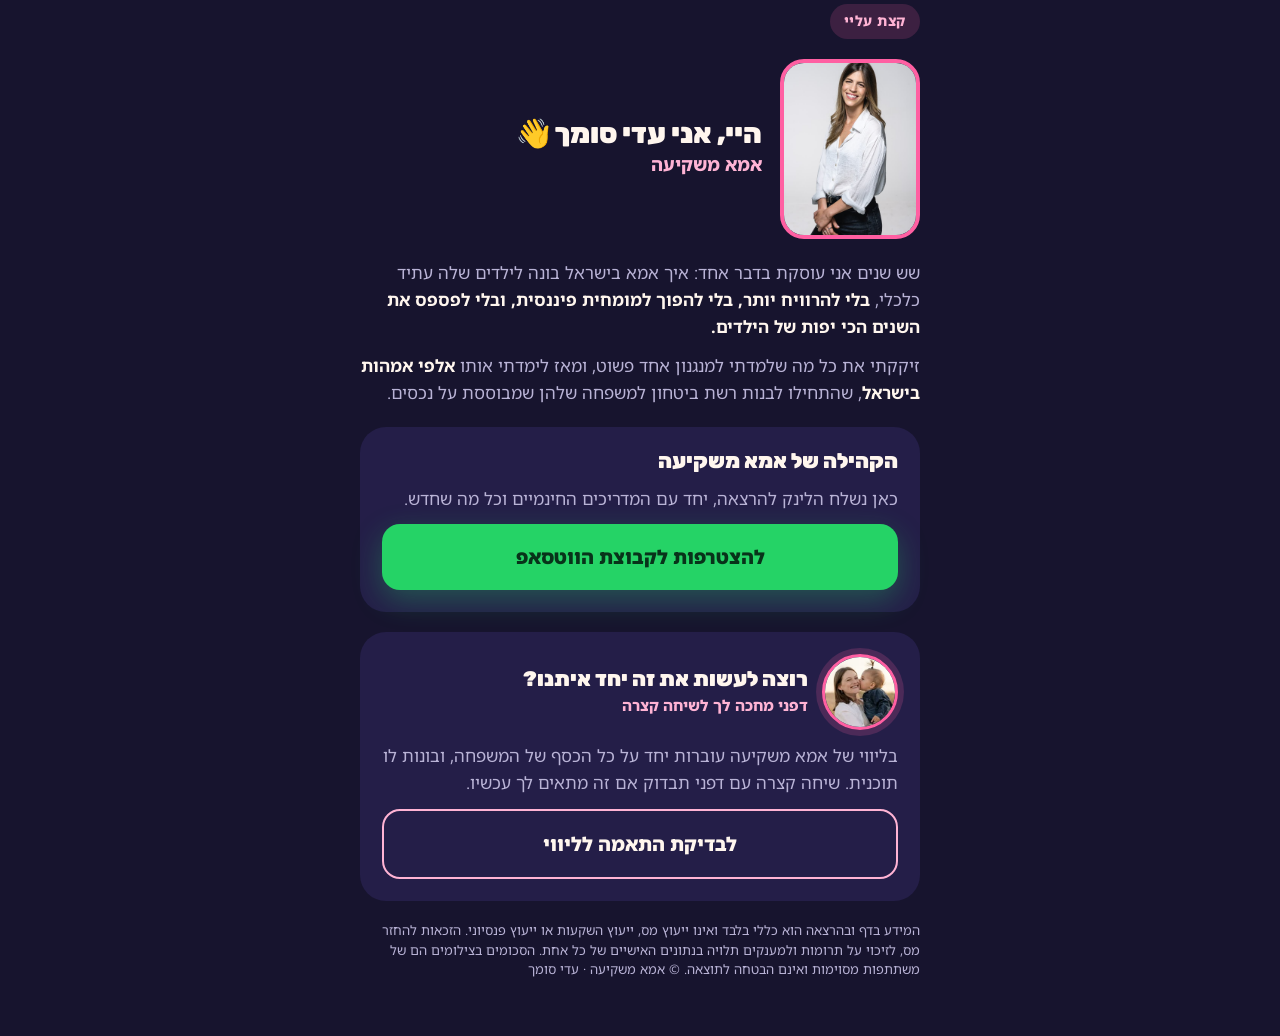
<file: lecture-yearend/index.html>
<!doctype html><html lang="he" dir="rtl"><head><meta charset="utf-8"><meta name="viewport" content="width=device-width,initial-scale=1,viewport-fit=cover"><title>הכסף שעל הרצפה</title>
<meta name="robots" content="noindex">
<meta name="claude:viewport-fit-sides" content="cover">
<link rel="preconnect" href="https://fonts.googleapis.com">
<link rel="stylesheet" href="https://fonts.googleapis.com/css2?family=Noto+Sans+Hebrew:wght@400;600;800;900&family=Rubik:wght@700;900&display=swap">
<style>
/* layout: one story column, 560px, alternating night / pink / cream / mint bands; single fixed night-pink look */
:root{
  color-scheme: dark;
  --night:#17142E; --night2:#241E48; --pink:#FF5FA2; --pink2:#FFB3D4; --cream:#FFF6EE;
  --mint:#3DDBB0; --sun:#FFC24B; --mute:#B9B3D6; --ink:#17142E; --wa:#25D366;
  --f-body:"Noto Sans Hebrew", "Arial Hebrew", Arial, sans-serif;
  --f-display:"Rubik", "Noto Sans Hebrew", Arial, sans-serif;
}
*{box-sizing:border-box}
body{margin:0;background:var(--night);color:var(--cream);font-family:var(--f-body);font-size:18px;line-height:1.6}
.rtl{direction:rtl;text-align:right}
.band{padding-block:56px;padding-left:max(16px, env(safe-area-inset-left,0px));padding-right:max(16px, env(safe-area-inset-right,0px))}
.wrap{max-width:560px;margin:0 auto;display:flex;flex-direction:column;gap:20px}
.dark{background:var(--night)} .dark2{background:var(--night2)}
.pinkbg{background:var(--pink);color:var(--ink)} .creambg{background:var(--cream);color:var(--ink)} .mintbg{background:var(--mint);color:var(--ink)}
h1,h2,h3{font-family:var(--f-display);font-weight:900;line-height:1.15;margin:0;text-wrap:balance}
h1{font-size:clamp(38px,9vw,58px)} h2{font-size:clamp(28px,6.5vw,40px)} h3{font-size:21px}
p{margin:0}
.tag{align-self:flex-start;font-weight:800;font-size:14px;letter-spacing:.04em;padding:6px 14px;border-radius:999px;background:rgba(255,95,162,.16);color:var(--pink2)}
.creambg .tag,.pinkbg .tag,.mintbg .tag{background:rgba(23,20,46,.1);color:var(--ink)}
.lead{font-size:20px;color:var(--mute)} .creambg .lead,.mintbg .lead{color:#4a4470}
.hl{color:var(--pink)} .sun{color:var(--sun)}
.draft{background:var(--sun);color:var(--ink);font-weight:800;font-size:14px;text-align:center;padding:8px 16px}

/* hero */
.hero{padding-top:40px}
.floor{width:100%;height:auto;display:block}
.coin{transform-box:fill-box;transform-origin:center;animation:drop 2.6s cubic-bezier(.3,.6,.4,1) infinite}
.coin.c2{animation-delay:.5s}.coin.c3{animation-delay:1.1s}.coin.c4{animation-delay:1.6s}
@keyframes drop{0%{transform:translateY(-14px)}35%{transform:translateY(0)}50%{transform:translateY(-6px)}65%,100%{transform:translateY(0)}}
.hand{animation:sway 3.2s ease-in-out infinite;transform-box:fill-box;transform-origin:bottom center}
@keyframes sway{0%,100%{transform:rotate(-4deg)}50%{transform:rotate(4deg)}}
.chips{display:flex;flex-wrap:wrap;gap:8px}
.chip{background:var(--night2);border:1px solid rgba(255,179,212,.25);border-radius:999px;padding:6px 14px;font-size:15px;font-weight:600}

.cta{display:flex;align-items:center;justify-content:center;gap:10px;text-decoration:none;font-weight:900;font-size:19px;padding:18px 22px;border-radius:18px;background:var(--pink);color:#fff;box-shadow:0 10px 30px rgba(255,95,162,.35);transition:transform .15s}
.cta:hover{transform:translateY(-2px)} .cta:focus-visible{outline:3px solid var(--sun);outline-offset:3px}
.cta.wa{background:var(--wa);color:#08331a;box-shadow:0 10px 30px rgba(37,211,102,.3)}
.cta.dk{background:var(--night);color:var(--cream);box-shadow:none}
.cta.ghost{background:transparent;border:2px solid var(--pink2);color:var(--cream);box-shadow:none}
.small{font-size:14px;color:var(--mute);text-align:center}
.creambg .small,.pinkbg .small{color:#4a4470}

/* quote */
.quote{font-family:var(--f-display);font-weight:900;font-size:clamp(28px,7vw,42px);line-height:1.2;color:var(--ink)}
.sig{font-weight:800}

/* hiding spots */
.spots{display:grid;gap:12px}
.spot{display:grid;grid-template-columns:64px 1fr;gap:14px;align-items:center;background:#fff;border-radius:22px;padding:14px 16px}
.spot svg{width:64px;height:64px}
.spot b{display:block;font-size:19px;font-family:var(--f-display)}
.spot span{font-size:16px;color:#4a4470;line-height:1.45}

/* deadline */
.cal{display:grid;grid-template-columns:repeat(6,1fr);gap:6px;direction:ltr}
.yr{border-radius:12px;padding:10px 0;text-align:center;font-weight:900;font-family:var(--f-display);background:var(--night2);color:var(--mute);font-size:15px}
.yr.open{background:rgba(61,219,176,.18);color:var(--mint)}
.yr.last{background:var(--sun);color:var(--ink);animation:pulse 1.6s ease-in-out infinite}
@keyframes pulse{50%{box-shadow:0 0 0 6px rgba(255,194,75,.25)}}
.callabel{display:flex;justify-content:space-between;font-size:13px;color:var(--mute)}

/* checker */
.checks{display:grid;gap:10px}
.ck{display:flex;gap:12px;align-items:center;background:rgba(23,20,46,.08);border-radius:16px;padding:12px 14px;cursor:pointer;font-weight:600;font-size:17px}
.ck input{width:24px;height:24px;accent-color:var(--night);flex:none}
.result{background:var(--night);color:var(--cream);border-radius:22px;padding:20px;display:grid;grid-template-columns:auto 1fr;gap:16px;align-items:center}
.ring{width:84px;height:84px}
.ring circle{fill:none;stroke-width:9}
.ring .bg{stroke:rgba(255,255,255,.12)} .ring .fg{stroke:var(--pink);stroke-linecap:round;transition:stroke-dashoffset .6s}
.ring text{fill:var(--cream);font:900 26px var(--f-display)}
#resTxt{font-weight:800;font-size:18px}

/* proof */
.bignum{font-family:var(--f-display);font-weight:900;font-size:clamp(46px,13vw,76px);color:var(--sun);line-height:1}
.shot{background:#fff;border-radius:22px;padding:8px;box-shadow:0 18px 40px rgba(0,0,0,.35)}
.shot img{display:block;width:100%;height:auto;border-radius:16px}
.shot.tilt{transform:rotate(-1.5deg)} .shot.tilt2{transform:rotate(1.5deg)}
.cap{font-size:14px;color:var(--mute);text-align:center}
.shots2{display:grid;grid-template-columns:1fr 1fr;gap:14px;align-items:start}

/* agenda */
.agenda{display:grid;gap:10px;counter-reset:a}
.ag{display:grid;grid-template-columns:40px 1fr;gap:12px;align-items:start;font-size:17px}
.ag::before{counter-increment:a;content:counter(a);width:40px;height:40px;border-radius:50%;background:var(--night);color:var(--pink2);display:grid;place-items:center;font:900 18px var(--f-display)}

/* about */
.me{display:grid;grid-template-columns:140px 1fr;gap:18px;align-items:center}
.me img{width:140px;height:180px;object-fit:cover;border-radius:24px;border:4px solid var(--pink)}
.bio{font-size:17px;color:var(--mute);display:flex;flex-direction:column;gap:12px}
.bio b{color:var(--cream)}
.box{background:var(--night2);border-radius:26px;padding:22px;display:flex;flex-direction:column;gap:12px}
.box h3{color:var(--cream)}
.disc{font-size:13px;color:var(--mute);line-height:1.5}
.dafni{display:grid;grid-template-columns:76px 1fr;gap:14px;align-items:center}
.dafni img{width:76px;height:76px;border-radius:50%;object-fit:cover;border:3px solid var(--pink);box-shadow:0 0 0 6px rgba(255,95,162,.18)}
.dname{color:var(--pink2);font-weight:800;font-size:15px;margin-top:2px}
.spk{display:grid;grid-template-columns:120px 1fr;gap:18px;align-items:center}
.spk img{width:120px;height:120px;border-radius:50%;object-fit:cover;border:4px solid var(--pink)}
.spkrole{font-weight:800;color:#c2367a;margin-top:4px}
.stats{display:grid;grid-template-columns:1fr 1fr;gap:12px}
.stat{background:var(--night);color:var(--cream);border-radius:20px;padding:16px;display:flex;flex-direction:column;gap:2px}
.stat b{font-family:var(--f-display);font-weight:900;font-size:clamp(22px,5.5vw,30px);color:var(--sun);font-variant-numeric:tabular-nums}
.stat span{font-size:15px;color:var(--mute)}
@media (max-width:420px){ body{font-size:17px} .me{grid-template-columns:1fr} .me img{width:100%;height:280px} .shots2{grid-template-columns:1fr} }
@media (prefers-reduced-motion:reduce){ *{animation:none!important;transition:none!important} }
</style>

</head><body><div class="rtl">
<div class="draft">טיוטה לאישור · התאריך והשעה יתעדכנו</div>

<!-- HERO -->
<section class="band dark hero">
 <div class="wrap">
  <span class="tag">הרצאה חינמית · לקהילת אמא משקיעה</span>
  <h1>יש מצב שיש <span class="hl">אלפי שקלים אבודים</span> שמחכים לך</h1>
  <p class="lead">כל מה שצריך לדעת לפני סוף השנה, כדי שהכסף שמגיע לך באמת ייכנס לחשבון שלך.</p>
  <div class="chips"><span class="chip">🎤 עם אסף כהן, מנכ״ל פינאפ</span><span class="chip">🎁 בחינם</span><span class="chip">🗓️ לפני סוף השנה</span><span class="chip">💸 כסף שכבר מגיע לך</span></div>
  <a class="cta" href="https://chat.whatsapp.com/IrwUx0BayJxI6jLWnw9wg5?mode=gi_t" target="_blank" rel="noopener">אני רוצה להיות בהרצאה</a>
  <p class="small">ההרצאה חינמית לקהילה. הלינק להרצאה נשלח בקבוצת הווטסאפ.</p>
 </div>
</section>

<!-- HOBBY -->
<section class="band pinkbg">
 <div class="wrap">
  <span class="tag">התחביב שלי</span>
  <p class="quote">אחד התחביבים שלי הוא להרים כסף אבוד מהרצפה ולהשקיע אותו במקומות שווים.</p>
  <p class="sig">עדי סומך, אמא משקיעה</p>
  <p>וזה בדיוק מה שנעשה יחד בהרצאה. נמצא את הכסף שכבר שלך, נחזיר אותו הביתה, ונחליט לאן הוא הולך לעבוד בשבילך.</p>
 </div>
</section>

<!-- WHERE -->
<section class="band creambg">
 <div class="wrap">
  <span class="tag">איפה הוא מתחבא</span>
  <h2>5 דוגמאות למקומות <span class="hl">שהכסף שלך אוהב להתחבא בהם</span></h2>
  <div class="spots">
   <div class="spot"><svg viewBox="0 0 64 64" aria-hidden="true"><rect x="12" y="6" width="40" height="52" rx="6" fill="#FFB3D4"/><path d="M20 20h24M20 30h24M20 40h14" stroke="#17142E" stroke-width="4" stroke-linecap="round"/><circle cx="46" cy="46" r="12" fill="#3DDBB0"/><path d="M41 46l4 4 7-8" stroke="#17142E" stroke-width="3.5" fill="none" stroke-linecap="round"/></svg><div><b>החזר מס</b><span>אפשר לבקש עד 6 שנים אחורה. הרבה אמהות בכלל לא יודעות שמגיע להן.</span></div></div>
   <div class="spot"><svg viewBox="0 0 64 64" aria-hidden="true"><path d="M32 54C14 42 8 32 8 22a12 12 0 0 1 24-4 12 12 0 0 1 24 4c0 10-6 20-24 32z" fill="#FF5FA2"/><rect x="34" y="34" width="24" height="24" rx="4" fill="#FFC24B"/><path d="M40 42h12M40 48h8" stroke="#17142E" stroke-width="3" stroke-linecap="round"/></svg><div><b>קבלות על תרומות</b><span>על תרומה למוסד מוכר מגיע זיכוי של 35%. רק צריך לדעת איפה הקבלות שלך.</span></div></div>
   <div class="spot"><svg viewBox="0 0 64 64" aria-hidden="true"><rect x="8" y="24" width="48" height="32" rx="6" fill="#FF5FA2"/><rect x="28" y="24" width="8" height="32" fill="#FFC24B"/><path d="M32 24c-6-12-18-12-16-4s16 4 16 4zm0 0c6-12 18-12 16-4s-16 4-16 4z" fill="#FFC24B"/></svg><div><b>מענקים והטבות</b><span>כסף שהמדינה כבר הקצתה לך, ומחכה שתבקשי אותו.</span></div></div>
   <div class="spot"><svg viewBox="0 0 64 64" aria-hidden="true"><path d="M4 54L24 18l12 18 8-10 16 28z" fill="#8AA6FF"/><circle cx="24" cy="44" r="7" fill="#FFC24B"/><circle cx="40" cy="48" r="5" fill="#FFC24B"/></svg><div><b>הר הכסף</b><span>כספים שנשכחו בקופות, בחשבונות ובקרנות ישנות.</span></div></div>
   <div class="spot"><svg viewBox="0 0 64 64" aria-hidden="true"><path d="M20 6h24l-4 14H24z" fill="#B9B3D6"/><path d="M14 20h36l4 30a8 8 0 0 1-8 8H18a8 8 0 0 1-8-8z" fill="#B9B3D6"/><path d="M32 44c0 6 4 10 4 14M32 44c0 6-4 10-4 14" stroke="#3DDBB0" stroke-width="4" stroke-linecap="round"/><circle cx="32" cy="38" r="5" fill="#3DDBB0"/></svg><div><b>הוצאות שזולגות</b><span>מנויים, עמלות וביטוחים שיורדים כל חודש, בלי שאף אחד שם לב.</span></div></div>
  </div>
 </div>
</section>

<!-- WHY NOW -->
<section class="band dark2">
 <div class="wrap">
  <span class="tag">למה דווקא עכשיו</span>
  <h2>ב-31.12 <span class="sun">שנה שלמה</span> נסגרת לך</h2>
  <p class="lead">החזר מס אפשר לבקש עד 6 שנים אחורה. עד סוף 2026 עוד אפשר לבקש על 2020. מ-1 בינואר, הכסף של השנה הזאת כבר לא חוזר.</p>
  <div class="cal" aria-label="שנות מס שעוד פתוחות לבקשה">
   <div class="yr last">2020</div><div class="yr open">2021</div><div class="yr open">2022</div><div class="yr open">2023</div><div class="yr open">2024</div><div class="yr open">2025</div>
  </div>
  <div class="callabel"><span>נסגרת ב-31.12.2026</span><span>עוד פתוחות</span></div>
  <p>ויש עוד דברים שנספרים לפי שנת המס, כמו תרומות. מה שתסדרי עד סוף דצמבר נכנס לחשבון של השנה הזאת.</p>
 </div>
</section>

<!-- CHECKER -->
<section class="band mintbg">
 <div class="wrap">
  <span class="tag">בדיקה של 30 שניות</span>
  <h2>כמה תחנות עוד פתוחות אצלך?</h2>
  <p class="lead">סמני רק את מה שכבר בדקת עד הסוף.</p>
  <div class="checks" id="checks">
   <label class="ck" for="c1"><input type="checkbox" id="c1">בדקתי החזר מס על 6 השנים האחרונות</label>
   <label class="ck" for="c2"><input type="checkbox" id="c2">אספתי את כל הקבלות על תרומות</label>
   <label class="ck" for="c3"><input type="checkbox" id="c3">בדקתי אילו מענקים מגיעים למשפחה שלנו</label>
   <label class="ck" for="c4"><input type="checkbox" id="c4">חיפשתי את עצמי ב"הר הכסף"</label>
   <label class="ck" for="c5"><input type="checkbox" id="c5">עברתי על המנויים והעמלות החודשיים</label>
  </div>
  <div class="result" aria-live="polite">
   <svg class="ring" viewBox="0 0 84 84"><circle class="bg" cx="42" cy="42" r="36"/><circle class="fg" id="ringFg" cx="42" cy="42" r="36" transform="rotate(-90 42 42)" stroke-dasharray="226.2" stroke-dashoffset="0"/><text id="ringN" x="42" y="51" text-anchor="middle">5</text></svg>
   <p id="resTxt">5 תחנות פתוחות. בהרצאה נעבור על כל אחת מהן, צעד אחרי צעד.</p>
  </div>
 </div>
</section>

<!-- PROOF -->
<section class="band dark">
 <div class="wrap">
  <span class="tag">זה כבר קורה בקהילה</span>
  <p class="bignum">עשרות אלפי ₪</p>
  <h2>החזרנו לקהילה בעזרת <span class="hl">החזרי מס</span></h2>
  <p class="lead">הודעות אמיתיות שקיבלתי מאמהות בקהילה.</p>
  <div class="shot tilt"><img src="[data-uri]" alt="הודעת ווטסאפ: בזכות הקורס יצרתי קשר עם החזרי מס ואתמול אני ובעלי קיבלנו 17,205 ש״ח לחשבון" width="640" height="741"></div>
  <p class="cap">17,205 ₪ החזר מס, ישר לחשבון</p>
  <div class="shot tilt2"><img src="[data-uri]" alt="הודעה בקבוצת הקהילה: רציתי לשתף שעשיתי החזרי מס ועכשיו קיבלתי הודעה שאני זכאית להחזר של 47,500 ש״ח" width="640" height="197"></div>
  <p class="cap">זכאית להחזר מס של 47,500 ₪</p>
  <div class="shots2">
   <div><div class="shot tilt2"><img src="[data-uri]" alt="הודעה: נכנס לנו 27000 בזכות המענקים שמילאתי אחרי הזום שלך" width="640" height="189"></div><p class="cap" style="margin-top:10px">27,000 ₪ ממענקים</p></div>
   <div><div class="shot"><img src="[data-uri]" alt="שיחת ווטסאפ על מענק של 20 אלף שקל" width="560" height="909" loading="lazy"></div><p class="cap" style="margin-top:10px">מענק של 20,000 ₪</p></div>
  </div>
  <a class="cta" href="https://chat.whatsapp.com/IrwUx0BayJxI6jLWnw9wg5?mode=gi_t" target="_blank" rel="noopener">גם אני רוצה למצוא את שלי</a>
 </div>
</section>

<!-- AGENDA -->
<section class="band pinkbg">
 <div class="wrap">
  <span class="tag">מה נעשה בהרצאה</span>
  <h2>יוצאות עם רשימה ברורה לפני 31.12</h2>
  <div class="agenda">
   <div class="ag">איך יודעים אם מגיע לך החזר מס, ואיך מבקשים אותו</div>
   <div class="ag">איפה מוצאים את קבלות התרומות שלך בכמה דקות</div>
   <div class="ag">מענקים והטבות שאמהות בישראל מפספסות</div>
   <div class="ag">איך מחפשים כסף שנשכח בקופות ובחשבונות ישנים</div>
   <div class="ag">ומה עושים עם הכסף שמצאת, כדי שיתחיל לעבוד בשבילך</div>
  </div>
  <a class="cta dk" href="https://chat.whatsapp.com/IrwUx0BayJxI6jLWnw9wg5?mode=gi_t" target="_blank" rel="noopener">שומרת לי מקום בהרצאה</a>
 </div>
</section>

<!-- SPEAKER -->
<section class="band creambg">
 <div class="wrap">
  <span class="tag">מי מעביר את ההרצאה</span>
  <div class="spk">
   <img src="[data-uri]" alt="אסף כהן" width="480" height="480">
   <div><h2>אסף כהן</h2><p class="spkrole">מנכ״ל ובעלים משותף של פינאפ</p></div>
  </div>
  <p>פינאפ היא מערכת דיגיטלית שבודקת לשכירים אם מגיע להם החזר מס, מגישה את הבקשה מול רשות המסים ומלווה אותה עד שהכסף נכנס לחשבון.</p>
  <div class="stats">
   <div class="stat"><b>330,000+</b><span>לקוחות</span></div>
   <div class="stat"><b>370 מיליון ₪+</b><span>בהחזרי מס לשכירים</span></div>
  </div>
  <p class="small">הנתונים לפי פינאפ, 2026</p>
  <p>אסף מכיר מבפנים את כל המקומות שבהם הכסף שלך נתקע בדרך, ויסביר איך מוציאים אותו משם לפני שהשנה נסגרת.</p>
 </div>
</section>

<!-- ABOUT -->
<section class="band dark">
 <div class="wrap">
  <span class="tag">קצת עליי</span>
  <div class="me">
   <img src="[data-uri]" alt="עדי סומך" width="700" height="1050">
   <div><h3 style="font-size:28px">היי, אני עדי סומך 👋</h3><p style="color:var(--pink2);font-weight:800">אמא משקיעה</p></div>
  </div>
  <div class="bio">
   <p>שש שנים אני עוסקת בדבר אחד: איך אמא בישראל בונה לילדים שלה עתיד כלכלי, <b>בלי להרוויח יותר, בלי להפוך למומחית פיננסית, ובלי לפספס את השנים הכי יפות של הילדים.</b></p>
   <p>זיקקתי את כל מה שלמדתי למנגנון אחד פשוט, ומאז לימדתי אותו <b>אלפי אמהות בישראל</b>, שהתחילו לבנות רשת ביטחון למשפחה שלהן שמבוססת על נכסים.</p>
  </div>
  <div class="box">
   <h3>הקהילה של אמא משקיעה</h3>
   <p class="bio">כאן נשלח הלינק להרצאה, יחד עם המדריכים החינמיים וכל מה שחדש.</p>
   <a class="cta wa" href="https://chat.whatsapp.com/IrwUx0BayJxI6jLWnw9wg5?mode=gi_t" target="_blank" rel="noopener">להצטרפות לקבוצת הווטסאפ</a>
  </div>
  <div class="box">
   <div class="dafni"><img src="[data-uri]" alt="דפני" width="200" height="200"><div><h3>רוצה לעשות את זה יחד איתנו?</h3><p class="dname">דפני מחכה לך לשיחה קצרה</p></div></div>
   <p class="bio">בליווי של אמא משקיעה עוברות יחד על כל הכסף של המשפחה, ובונות לו תוכנית. שיחה קצרה עם דפני תבדוק אם זה מתאים לך עכשיו.</p>
   <a class="cta ghost" href="https://calendly.com/daphneweiss1997/30min?utm_source=lecture-yearend&amp;utm_medium=landing" target="_blank" rel="noopener">לבדיקת התאמה לליווי</a>
  </div>
  <p class="disc">המידע בדף ובהרצאה הוא כללי בלבד ואינו ייעוץ מס, ייעוץ השקעות או ייעוץ פנסיוני. הזכאות להחזר מס, לזיכוי על תרומות ולמענקים תלויה בנתונים האישיים של כל אחת. הסכומים בצילומים הם של משתתפות מסוימות ואינם הבטחה לתוצאה. © אמא משקיעה · עדי סומך</p>
 </div>
</section>
</div>

<script>
(function(){
  var boxes=[].slice.call(document.querySelectorAll('#checks input'));
  var fg=document.getElementById('ringFg'), n=document.getElementById('ringN'), t=document.getElementById('resTxt');
  var C=226.2;
  function upd(){
    var done=boxes.filter(function(b){return b.checked}).length, open=5-done;
    n.textContent=open;
    fg.style.strokeDashoffset=(C*done/5).toFixed(1);
    t.textContent= open===0 ? 'וואו, בדקת הכל! בהרצאה נדבר על השלב הבא: לאן הכסף הזה הולך לעבוד.'
      : open===1 ? 'נשארה לך תחנה אחת פתוחה. בהרצאה נסגור גם אותה.'
      : open+' תחנות פתוחות. בהרצאה נעבור על כל אחת מהן, צעד אחרי צעד.';
  }
  boxes.forEach(function(b){b.addEventListener('change',upd)}); upd();
})();
</script>
</body></html>
</file>
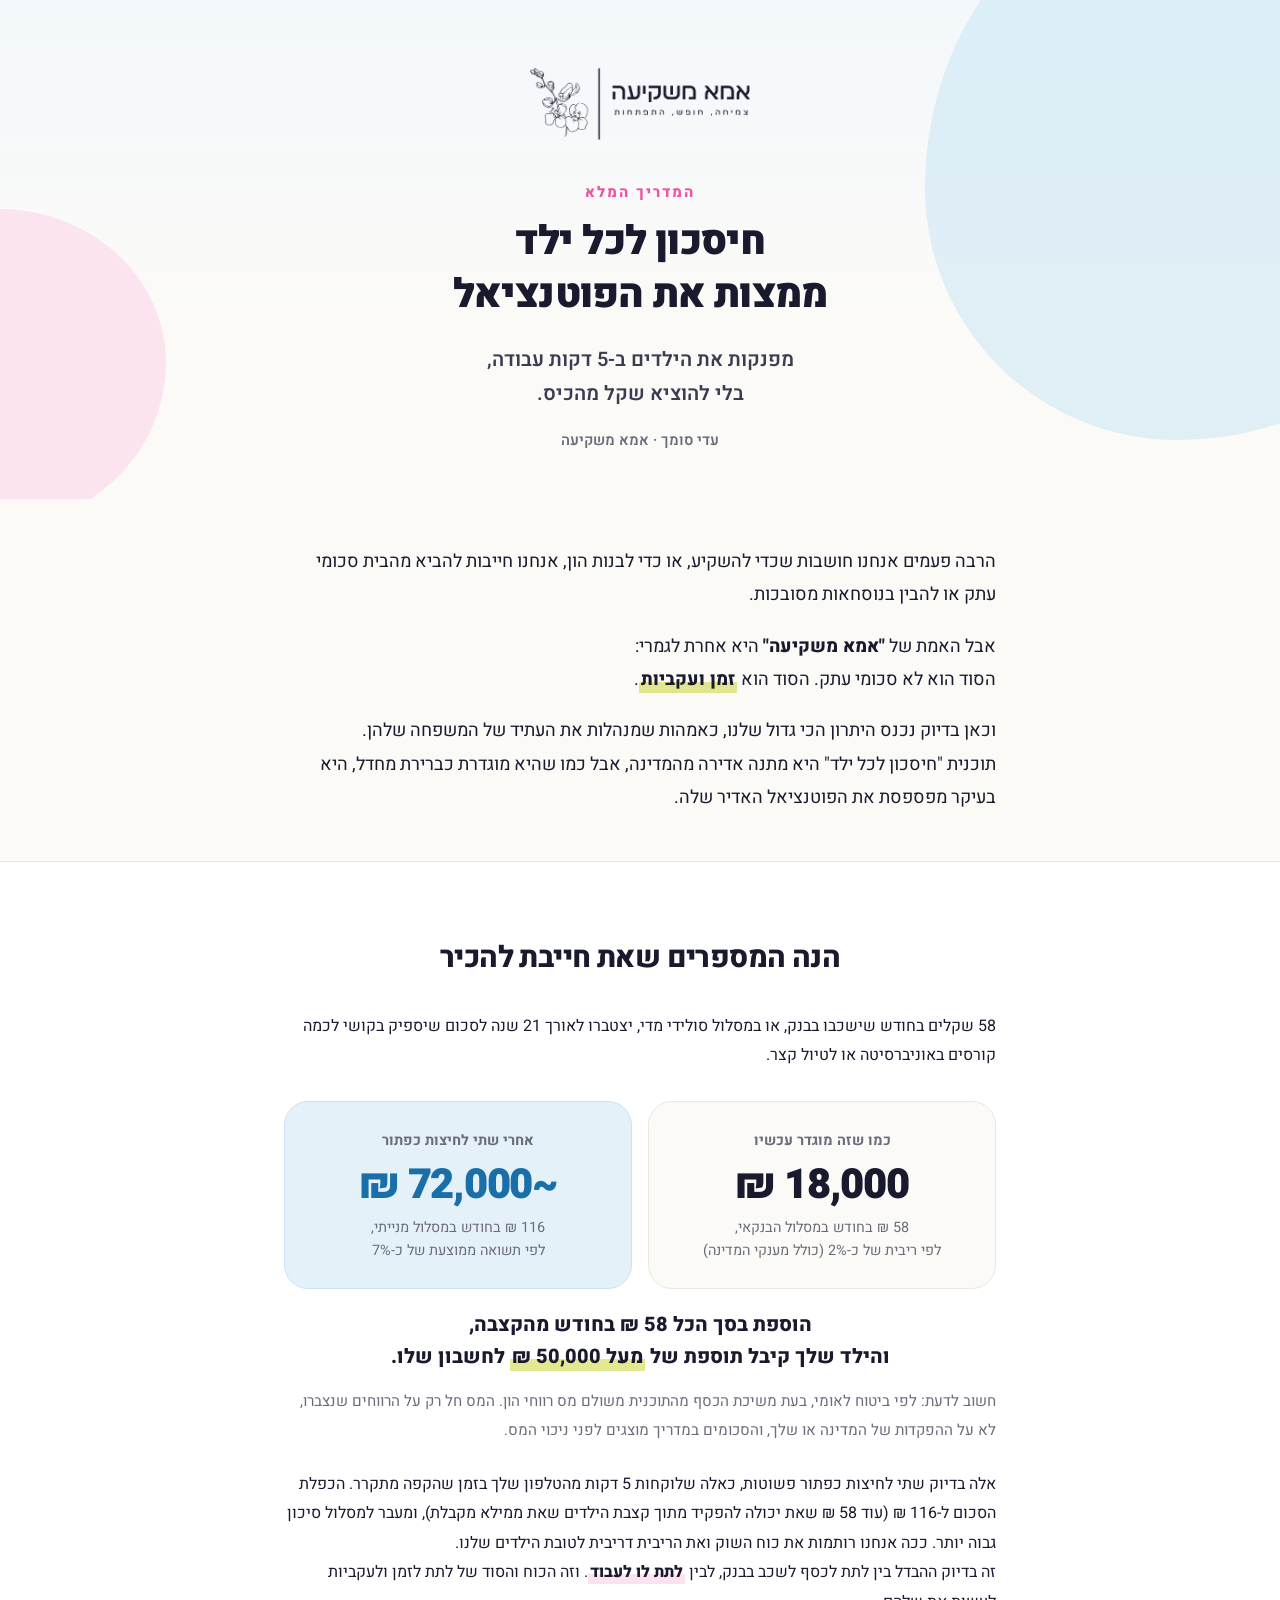
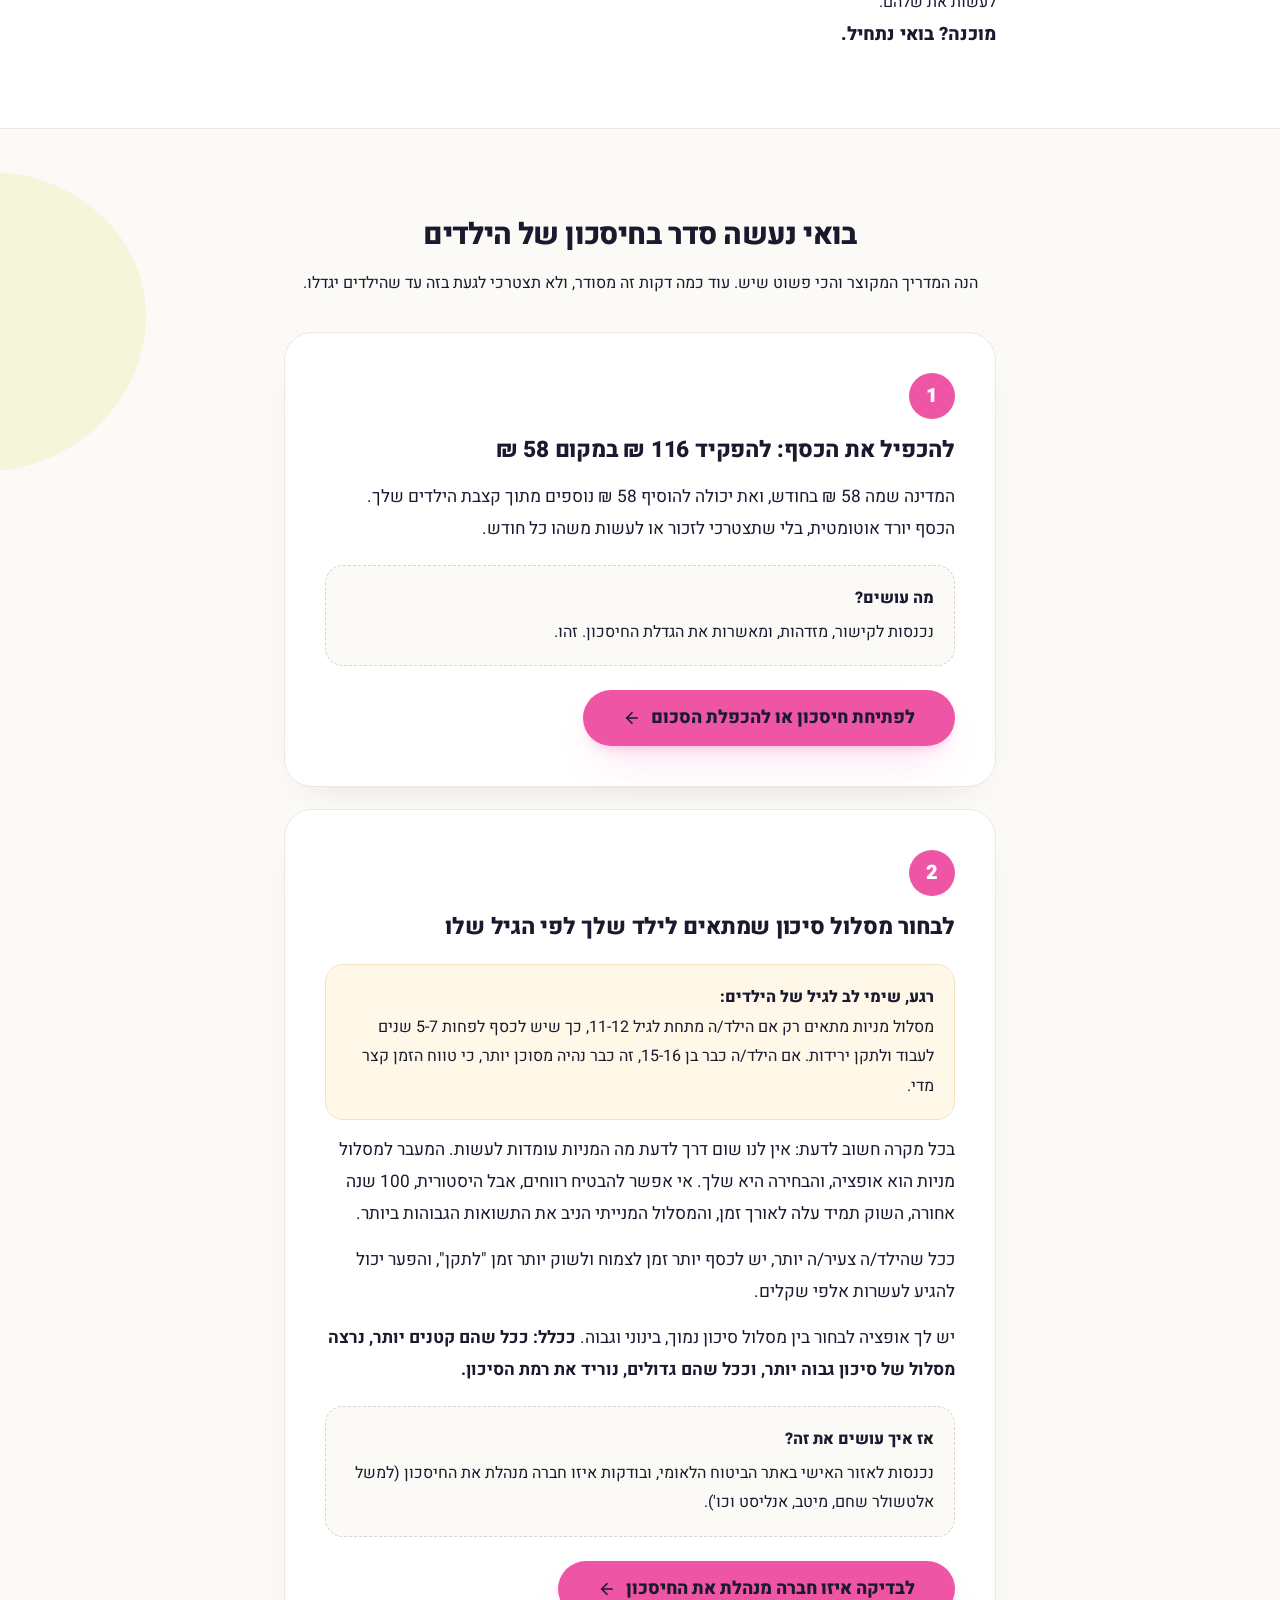
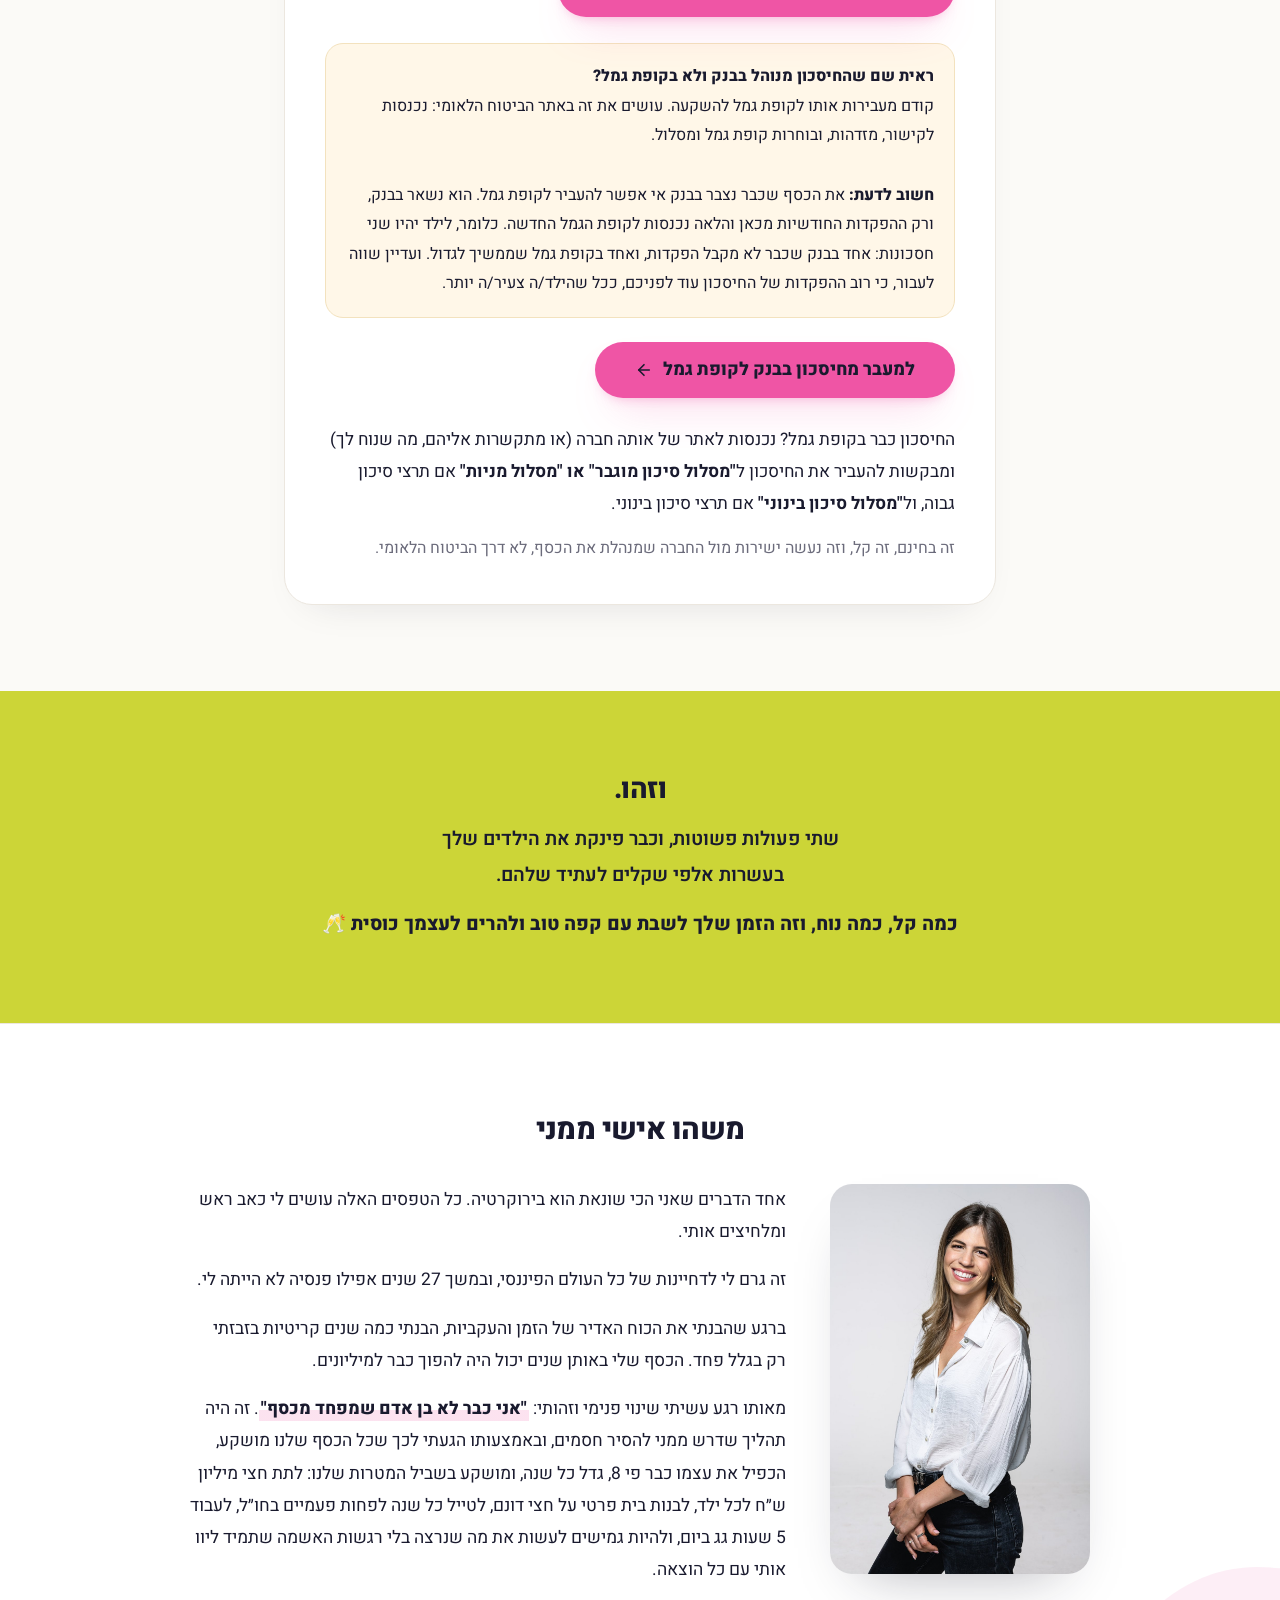
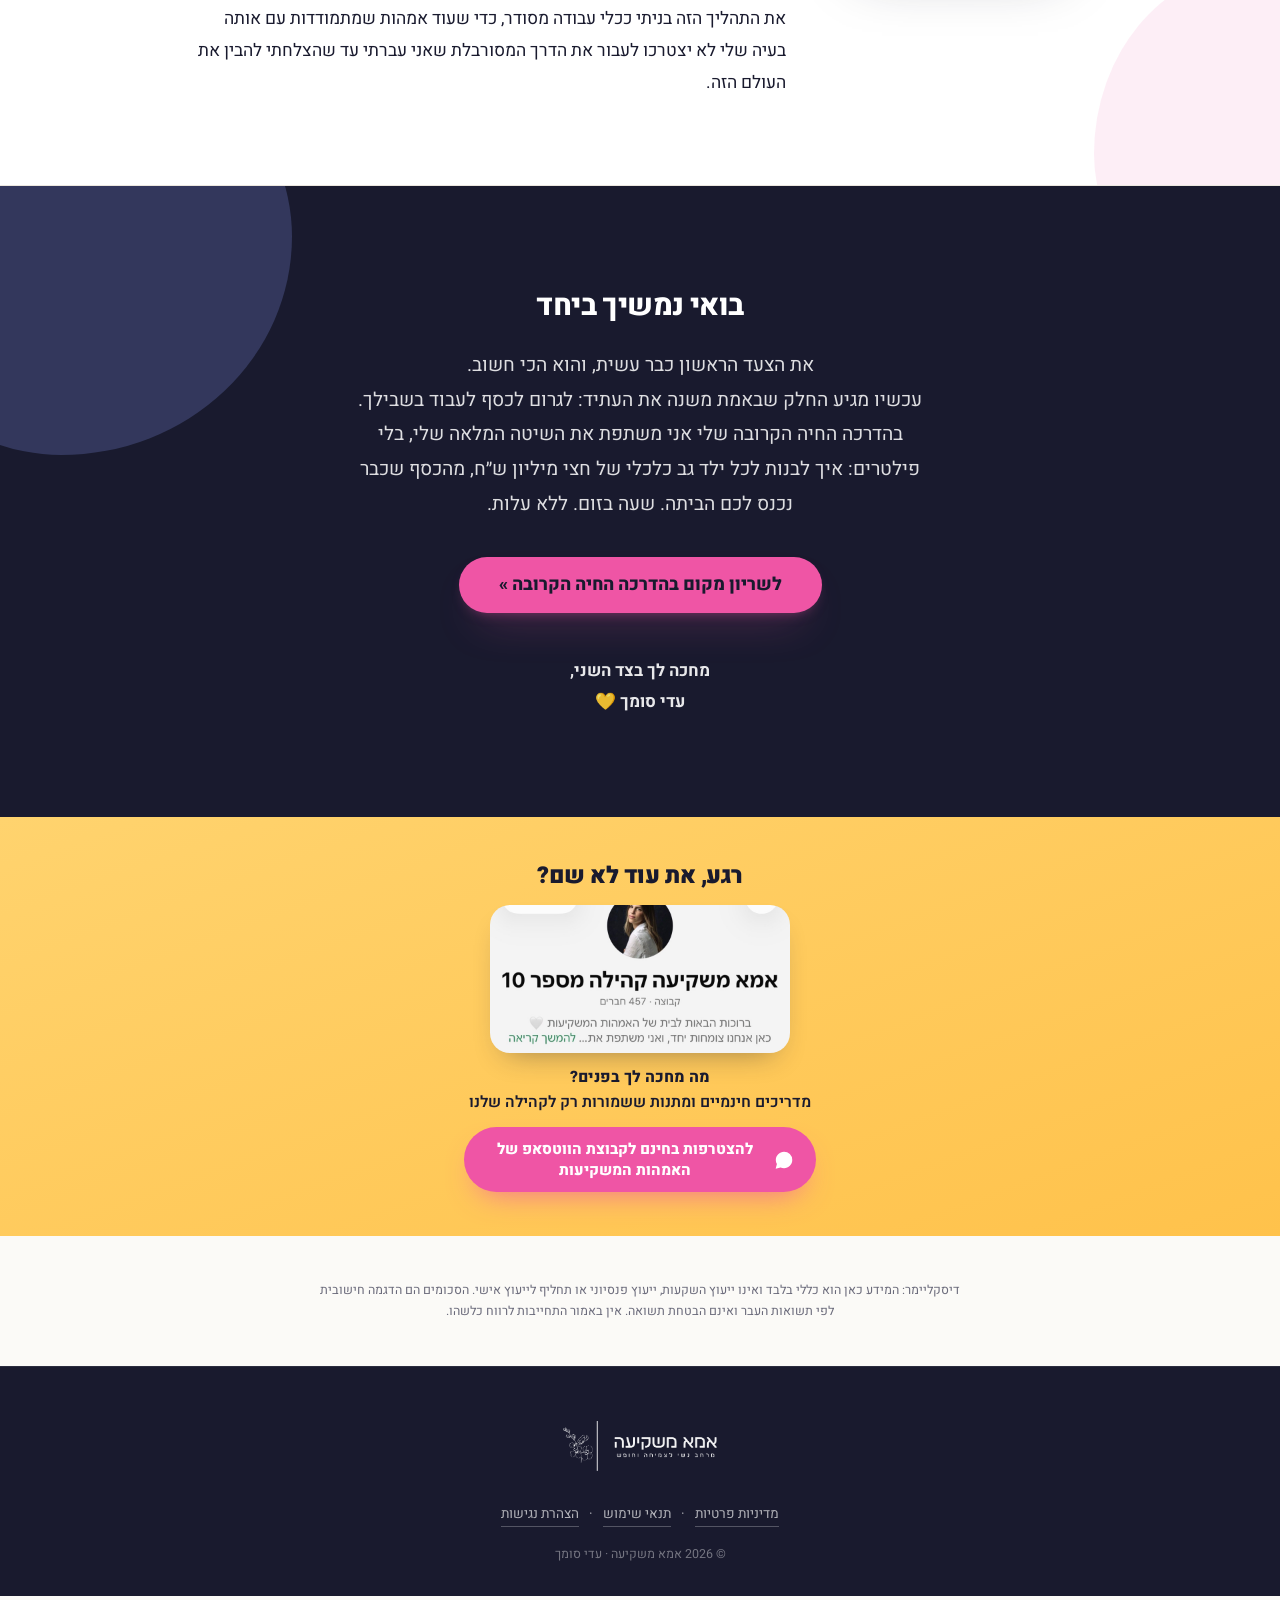
<file: guide2/guide/index.html>
<!DOCTYPE html>
<html lang="he" dir="rtl">
<head>
<meta charset="UTF-8">
<meta name="viewport" content="width=device-width, initial-scale=1">
<title>חיסכון לכל ילד: המדריך המלא | אמא משקיעה</title>
<meta name="description" content="שתי פעולות פשוטות של 5 דקות שהופכות את 'חיסכון לכל ילד' של המדינה מ-18,000 ש״ח לאזור 50-70 אלף ש״ח לילד.">
<meta name="robots" content="noindex">
<link rel="icon" href="data:image/svg+xml,<svg xmlns='http://www.w3.org/2000/svg' viewBox='0 0 100 100'><circle cx='50' cy='50' r='46' fill='%238C9EFF'/></svg>">
<link href="https://fonts.googleapis.com/css2?family=Heebo:wght@400;500;600;700;800;900&display=swap" rel="stylesheet">
<style>
  :root{
    --canvas:#FBFAF7; --ink:#191A2E; --ink-soft:#6B6B7B;
    --pink:#EF55A5; --lime:#CCD537; --vista:#8C9EFF; --sky:#BEE0F2;
    --pink-soft:#FCE1EF; --sky-soft:#E4F1F9; --line:#ECE7DF;
    --wa:#25D366;
    --shadow-card:0 18px 40px -28px rgba(25,26,46,.18);
    --ease:cubic-bezier(.22,.9,.3,1);
  }
  *{margin:0;padding:0;box-sizing:border-box}
  html{scroll-behavior:smooth}
  body{font-family:'Heebo',sans-serif;background:var(--canvas);color:var(--ink);line-height:1.85;overflow-x:clip;-webkit-font-smoothing:antialiased}
  ::selection{background:var(--sky)}
  .wrap{max-width:760px;margin:0 auto;padding:0 24px;position:relative;z-index:2}
  .num{font-variant-numeric:tabular-nums}
  a:focus-visible,button:focus-visible{outline:3px solid var(--pink);outline-offset:3px;border-radius:6px}
  .blob{position:absolute;border-radius:48% 52% 55% 45%/55% 48% 52% 45%;z-index:0;pointer-events:none}

  .btn{display:inline-flex;align-items:center;justify-content:center;gap:10px;background:var(--pink);color:var(--ink);border:none;border-radius:100px;padding:16px 40px;font-family:inherit;font-weight:800;font-size:clamp(1rem,2vw,1.12rem);line-height:1.35;text-decoration:none;cursor:pointer;transition:transform .2s var(--ease),filter .2s;box-shadow:0 6px 14px -8px rgba(239,85,165,.55),0 22px 44px -20px rgba(239,85,165,.4)}
  .btn:hover{filter:brightness(.95);transform:translateY(-2px)}
  .btn svg{width:18px;height:18px;flex:none}

  /* topbar */
  .topbar{position:fixed;inset-inline:0;top:0;z-index:50;background:rgba(251,250,247,.88);backdrop-filter:blur(14px);-webkit-backdrop-filter:blur(14px);border-bottom:1px solid var(--line);transform:translateY(-110%);transition:transform .45s var(--ease)}
  .topbar.on{transform:translateY(0)}
  .topbar-in{max-width:1080px;margin:0 auto;padding:9px 24px;display:flex;align-items:center;justify-content:space-between;gap:16px}
  .topbar img{height:28px;width:auto;display:block}
  .topbar .btn-wa{padding:9px 20px;font-size:.9rem;box-shadow:none}

  /* hero */
  .hero{position:relative;padding:clamp(40px,6vw,68px) 0 clamp(30px,4vw,44px);text-align:center;overflow:hidden;background:linear-gradient(180deg,#F3F8FC 0%,var(--canvas) 62%)}
  .blob-sky1{width:min(46vw,560px);height:min(46vw,560px);background:var(--sky);opacity:.45;top:-24%;right:-16%}
  .blob-pink1{width:min(26vw,320px);height:min(26vw,320px);background:var(--pink-soft);opacity:.85;bottom:-6%;left:-12%}
  .hero-logo img{height:clamp(52px,7vw,72px);width:auto}
  .eyebrow{margin-top:clamp(20px,3vw,28px);font-weight:800;font-size:.92rem;letter-spacing:.14em;color:var(--pink)}
  h1{font-weight:900;font-size:clamp(1.6rem,4vw,2.5rem);line-height:1.32;letter-spacing:-.02em;margin-top:10px;text-wrap:balance}
  .hero .lead{margin:clamp(16px,2.4vw,22px) auto 0;max-width:620px;font-weight:600;font-size:clamp(1.05rem,2.1vw,1.25rem);line-height:1.7;color:#3B3C52}
  .hero .by{margin-top:16px;font-size:.92rem;color:var(--ink-soft);font-weight:600}

  /* prose */
  section{position:relative}
  .prose{padding:clamp(30px,4.5vw,46px) 0}
  .prose p{font-size:clamp(1.03rem,2vw,1.13rem)}
  .prose p + p{margin-top:18px}
  .prose strong{font-weight:800}
  .hl{font-weight:800;background:linear-gradient(transparent 58%,rgba(204,213,55,.55) 58%);padding:0 2px}
  .hl-pink{font-weight:800;background:linear-gradient(transparent 58%,rgba(252,225,239,.95) 58%);padding:0 2px}

  h2{font-weight:800;font-size:clamp(1.35rem,3vw,1.85rem);letter-spacing:-.02em;line-height:1.35;text-wrap:balance}
  .sec-head{text-align:center;margin-bottom:clamp(22px,3.5vw,34px)}

  /* numbers */
  .numbers{background:#fff;border-block:1px solid var(--line);padding:clamp(44px,6.5vw,76px) 0}
  .cmp{display:grid;grid-template-columns:1fr 1fr;gap:16px;margin-top:clamp(22px,3vw,30px)}
  @media (max-width:620px){.cmp{grid-template-columns:1fr}}
  .cmp-card{border:1px solid var(--line);border-radius:24px;padding:26px 24px;text-align:center;background:var(--canvas)}
  .cmp-card.win{background:var(--sky-soft);border-color:#CBE3F2}
  .cmp-tag{font-weight:700;font-size:.9rem;color:var(--ink-soft)}
  .cmp-big{font-weight:900;font-size:clamp(1.9rem,5.5vw,2.6rem);line-height:1.15;margin:8px 0 6px;letter-spacing:-.03em}
  .cmp-card.win .cmp-big{color:#1B6FA8}
  .cmp-note{font-size:.9rem;color:var(--ink-soft);line-height:1.6}
  .delta{margin-top:20px;text-align:center;font-weight:800;font-size:clamp(1.05rem,2.2vw,1.25rem);line-height:1.6}

  /* steps */
  .steps{padding:clamp(48px,7vw,86px) 0;overflow:hidden}
  .blob-lime{width:min(24vw,300px);height:min(24vw,300px);background:var(--lime);opacity:.15;top:2%;left:-12%}
  .step{background:#fff;border:1px solid var(--line);border-radius:28px;padding:clamp(26px,4vw,40px);box-shadow:var(--shadow-card)}
  .step + .step{margin-top:22px}
  .step-n{display:inline-grid;place-items:center;width:46px;height:46px;border-radius:50%;background:var(--pink);color:#fff;font-weight:900;font-size:1.25rem;line-height:1}
  .step h3{margin-top:16px;font-weight:800;font-size:clamp(1.15rem,2.5vw,1.42rem);line-height:1.4;letter-spacing:-.01em}
  .step p{margin-top:14px;font-size:clamp(1rem,1.9vw,1.08rem)}
  .step .btn{margin-top:24px}
  .do{margin-top:20px;background:var(--canvas);border:1px dashed #DCD5C8;border-radius:18px;padding:18px 20px}
  .do b{display:block;font-weight:800;margin-bottom:4px}
  .warn{margin-top:20px;background:#FFF7E8;border:1px solid #F3E2BE;border-radius:18px;padding:18px 20px;font-size:1rem}
  .warn b{font-weight:800}

  /* done */
  .done{background:var(--lime);padding:clamp(48px,7vw,80px) 0;text-align:center}
  .done h2{font-size:clamp(1.3rem,3vw,1.75rem)}
  .done p{margin-top:14px;font-size:clamp(1.05rem,2.1vw,1.2rem);font-weight:600}

  /* personal */
  .personal{background:#fff;border-block:1px solid var(--line);padding:clamp(48px,7vw,86px) 0;overflow:hidden}
  .blob-p{width:min(28vw,340px);height:min(28vw,340px);background:var(--pink-soft);opacity:.55;bottom:-16%;right:-12%}
  .p-grid{display:grid;grid-template-columns:260px 1fr;gap:clamp(24px,4vw,44px);align-items:start;max-width:900px;margin:0 auto}
  @media (max-width:780px){.p-grid{grid-template-columns:1fr;max-width:520px}}
  .p-grid img{width:100%;height:auto;border-radius:22px;box-shadow:0 26px 56px -32px rgba(25,26,46,.38);display:block}
  @media (max-width:780px){.p-grid figure{max-width:340px;margin:0 auto}}
  .p-text p{font-size:clamp(1rem,1.9vw,1.09rem)}
  .p-text p + p{margin-top:16px}


  /* yellow whatsapp box (26/11) */
  .wa-yellow{background:linear-gradient(160deg,#FFD36E,#FFC24B);color:var(--ink);padding:clamp(30px,5vw,44px) 0;text-align:center}
  .wa-yellow .wrap{max-width:400px;display:flex;flex-direction:column;align-items:center;gap:12px}
  .wa-yellow h2{font-size:clamp(1.2rem,3vw,1.45rem);font-weight:900}
  .wa-shot-link{display:block;width:100%;max-width:300px}
  .wa-shot{display:block;width:100%;height:auto;border-radius:20px;background:#f2f2f2;box-shadow:0 14px 30px -16px rgba(25,26,46,.45)}
  .wa-what{font-size:.98rem;font-weight:800;line-height:1.6}.wa-what span{font-weight:600}
  .wa-pink{display:inline-flex;align-items:center;justify-content:center;gap:10px;background:var(--pink);color:#fff;border-radius:100px;padding:12px 22px;font-weight:800;font-size:.95rem;line-height:1.35;text-decoration:none;box-shadow:0 14px 30px -14px rgba(239,85,165,.8)}
  .wa-pink svg{width:20px;height:20px;flex:none;fill:currentColor}

  /* whatsapp CTA */
  .wa-cta{background:var(--ink);color:#fff;padding:clamp(56px,8vw,100px) 0;text-align:center;overflow:hidden}
  .wa-cta .blob-w{width:min(34vw,420px);height:min(34vw,420px);background:rgba(140,158,255,.22);top:-24%;left:-10%}
  .wa-cta h2{color:#fff}
  .wa-cta .lead{margin:clamp(16px,2.4vw,22px) auto 0;max-width:600px;font-size:clamp(1.05rem,2.1vw,1.2rem);line-height:1.8;color:rgba(255,255,255,.86)}
  .btn-wa{display:inline-flex;align-items:center;justify-content:center;gap:12px;background:var(--wa);color:#062E17;border:none;border-radius:100px;padding:19px 44px;font-family:inherit;font-weight:900;font-size:clamp(1.05rem,2.2vw,1.22rem);line-height:1.3;text-decoration:none;cursor:pointer;transition:transform .2s var(--ease),filter .2s;box-shadow:0 10px 24px -10px rgba(37,211,102,.6),0 30px 60px -28px rgba(37,211,102,.5)}
  .btn-wa:hover{filter:brightness(1.05);transform:translateY(-2px)}
  .btn-wa svg{width:26px;height:26px;flex:none;fill:currentColor}
  .wa-cta .cta-line{margin-top:clamp(26px,4vw,36px)}
  .wa-cta .small{margin-top:18px;font-size:.92rem;color:rgba(255,255,255,.6)}
  .sign{margin-top:clamp(30px,4vw,42px);font-size:1.05rem;font-weight:700;color:rgba(255,255,255,.9)}

  /* sticky mobile wa */
  .sticky-wa{position:fixed;inset-inline:0;bottom:0;z-index:60;padding:10px 16px calc(10px + env(safe-area-inset-bottom));background:rgba(251,250,247,.94);backdrop-filter:blur(12px);border-top:1px solid var(--line);display:none}
  .sticky-wa .btn-wa{width:100%;padding:15px 20px;font-size:1rem}
  @media (max-width:760px){.sticky-wa{display:block}body{padding-bottom:78px}}

  .disclaimer{padding:clamp(30px,4vw,44px) 0;background:var(--canvas)}
  .disclaimer p{max-width:640px;margin:0 auto;text-align:center;font-size:.78rem;color:var(--ink-soft);line-height:1.7}
  footer{background:var(--ink);color:#fff;padding:clamp(36px,5vw,54px) 0 30px;text-align:center;border-top:1px solid rgba(255,255,255,.08)}
  footer img{height:50px;width:auto;opacity:.95}
  .foot-links{margin-top:20px;font-size:.85rem;display:flex;gap:10px;justify-content:center;flex-wrap:wrap;color:rgba(255,255,255,.66)}
  .foot-links button{background:none;border:none;font-family:inherit;font-size:.85rem;color:rgba(255,255,255,.66);text-decoration:none;border-bottom:1px solid rgba(255,255,255,.25);padding:0 0 1px;cursor:pointer}
  .foot-links button:hover{color:#fff;border-color:#fff}
  .foot-copy{margin-top:16px;font-size:.78rem;color:rgba(255,255,255,.4)}

  dialog{border:none;border-radius:24px;padding:0;max-width:560px;width:calc(100% - 40px);box-shadow:0 40px 90px -40px rgba(25,26,46,.5)}
  dialog::backdrop{background:rgba(25,26,46,.45)}
  .dlg{padding:clamp(24px,4vw,34px);text-align:right}
  .dlg h3{font-weight:800;font-size:1.2rem;margin-bottom:12px}
  .dlg p{font-size:.96rem;line-height:1.75}
  .dlg p + p{margin-top:10px}
  .dlg .btn-soft{margin-top:20px;display:inline-flex;align-items:center;gap:8px;background:var(--ink);color:#fff;border:none;border-radius:100px;padding:11px 28px;font-family:inherit;font-weight:800;font-size:.95rem;cursor:pointer}

  .rv{opacity:0;transform:translateY(20px);transition:opacity .8s var(--ease),transform .8s var(--ease)}
  .rv.on{opacity:1;transform:none}
  @media (prefers-reduced-motion:reduce){.rv{opacity:1;transform:none;transition:none}}

  @media print{
    .topbar,.sticky-wa,.wa-cta .cta-line{display:none}
    body{padding:0;background:#fff}
    .rv{opacity:1;transform:none}
    .step,.cmp-card{break-inside:avoid}
  }
</style>
<!-- Meta Pixel -->
<script>
!function(f,b,e,v,n,t,s){if(f.fbq)return;n=f.fbq=function(){n.callMethod?
n.callMethod.apply(n,arguments):n.queue.push(arguments)};if(!f._fbq)f._fbq=n;
n.push=n;n.loaded=!0;n.version='2.0';n.queue=[];t=b.createElement(e);t.async=!0;
t.src=v;s=b.getElementsByTagName(e)[0];s.parentNode.insertBefore(t,s)}(window,
document,'script','https://connect.facebook.net/en_US/fbevents.js');
fbq('init','1820166155346211');fbq('track','PageView');fbq('track','ViewContent',{content_name:'guide2_content',content_category:'lead_magnet'});
</script>
<noscript><img height="1" width="1" style="display:none"
src="https://www.facebook.com/tr?id=1820166155346211&ev=ViewContent&noscript=1" alt=""></noscript>
<!-- End Meta Pixel -->
</head>
<body>

<div class="topbar" id="topbar">
  <div class="topbar-in">
    <img src="../assets/logo-ink.png" alt="אמא משקיעה">
    <a class="btn-wa" href="#whatsapp">לקבוצת הווטסאפ</a>
  </div>
</div>

<header class="hero">
  <div class="blob blob-sky1" aria-hidden="true"></div>
  <div class="blob blob-pink1" aria-hidden="true"></div>
  <div class="wrap">
    <div class="hero-logo"><img src="../assets/logo-ink.png" alt="אמא משקיעה: צמיחה, חופש, התפתחות"></div>
    <p class="eyebrow">המדריך המלא</p>
    <h1>חיסכון לכל ילד<br>ממצות את הפוטנציאל</h1>
    <p class="lead">מפנקות את הילדים ב-5 דקות עבודה,<br>בלי להוציא שקל מהכיס.</p>
    <p class="by">עדי סומך · אמא משקיעה</p>
  </div>
</header>

<section class="prose">
  <div class="wrap">
    <p class="rv">הרבה פעמים אנחנו חושבות שכדי להשקיע, או כדי לבנות הון, אנחנו חייבות להביא מהבית סכומי עתק או להבין בנוסחאות מסובכות.</p>
    <p class="rv">אבל האמת של <strong>"אמא משקיעה"</strong> היא אחרת לגמרי:<br>
    הסוד הוא לא סכומי עתק. הסוד הוא <span class="hl">זמן ועקביות</span>.</p>
    <p class="rv">וכאן בדיוק נכנס היתרון הכי גדול שלנו, כאמהות שמנהלות את העתיד של המשפחה שלהן.<br>
    תוכנית "חיסכון לכל ילד" היא מתנה אדירה מהמדינה, אבל כמו שהיא מוגדרת כברירת מחדל, היא בעיקר מפספסת את הפוטנציאל האדיר שלה.</p>
  </div>
</section>

<section class="numbers">
  <div class="wrap">
    <div class="sec-head">
      <h2 class="rv">הנה המספרים שאת חייבת להכיר</h2>
    </div>
    <p class="rv">58 שקלים בחודש שישכבו בבנק, או במסלול סולידי מדי, יצטברו לאורך 21 שנה לסכום שיספיק בקושי לכמה קורסים באוניברסיטה או לטיול קצר.</p>
    <div class="cmp">
      <div class="cmp-card rv">
        <p class="cmp-tag">כמו שזה מוגדר עכשיו</p>
        <p class="cmp-big num">18,000 ₪</p>
        <p class="cmp-note">58 ₪ בחודש במסלול הבנקאי,<br>לפי ריבית של כ-2% (כולל מענקי המדינה)</p>
      </div>
      <div class="cmp-card win rv" style="transition-delay:.1s">
        <p class="cmp-tag">אחרי שתי לחיצות כפתור</p>
        <p class="cmp-big num">~72,000 ₪</p>
        <p class="cmp-note">116 ₪ בחודש במסלול מנייתי,<br>לפי תשואה ממוצעת של כ-7%</p>
      </div>
    </div>
    <p class="delta rv">הוספת בסך הכל <span class="num">58 ₪</span> בחודש מהקצבה,<br>
    והילד שלך קיבל תוספת של <span class="hl num">מעל 50,000 ₪</span> לחשבון שלו.</p>
    <p class="rv" style="font-size:.95rem;color:var(--ink-soft);margin-top:14px">חשוב לדעת: לפי ביטוח לאומי, בעת משיכת הכסף מהתוכנית משולם מס רווחי הון. המס חל רק על הרווחים שנצברו, לא על ההפקדות של המדינה או שלך, והסכומים במדריך מוצגים לפני ניכוי המס.</p>
    <p class="rv" style="margin-top:26px">אלה בדיוק שתי לחיצות כפתור פשוטות, כאלה שלוקחות 5 דקות מהטלפון שלך בזמן שהקפה מתקרר. הכפלת הסכום ל-116 ₪ (עוד 58 ₪ שאת יכולה להפקיד מתוך קצבת הילדים שאת ממילא מקבלת), ומעבר למסלול סיכון גבוה יותר. ככה אנחנו רותמות את כוח השוק ואת הריבית דריבית לטובת הילדים שלנו.</p>
    <p class="rv">זה בדיוק ההבדל בין לתת לכסף לשכב בבנק, לבין <span class="hl-pink">לתת לו לעבוד</span>. וזה הכוח והסוד של לתת לזמן ולעקביות לעשות את שלהם.</p>
    <p class="rv" style="font-weight:800;font-size:1.15rem">מוכנה? בואי נתחיל.</p>
  </div>
</section>

<section class="steps">
  <div class="blob blob-lime" aria-hidden="true"></div>
  <div class="wrap">
    <div class="sec-head">
      <h2 class="rv">בואי נעשה סדר בחיסכון של הילדים</h2>
      <p class="rv" style="margin-top:14px">הנה המדריך המקוצר והכי פשוט שיש. עוד כמה דקות זה מסודר, ולא תצטרכי לגעת בזה עד שהילדים יגדלו.</p>
    </div>

    <article class="step rv">
      <span class="step-n num">1</span>
      <h3>להכפיל את הכסף: להפקיד 116 ₪ במקום 58 ₪</h3>
      <p>המדינה שמה 58 ₪ בחודש, ואת יכולה להוסיף 58 ₪ נוספים מתוך קצבת הילדים שלך. הכסף יורד אוטומטית, בלי שתצטרכי לזכור או לעשות משהו כל חודש.</p>
      <div class="do">
        <b>מה עושים?</b>
        נכנסות לקישור, מזדהות, ומאשרות את הגדלת החיסכון. זהו.
      </div>
      <a class="btn" href="https://b2b.btl.gov.il/BTL.ILG.Payments/TochnitChisachonYeledInfo.aspx?IsBankOrGemel=gemel" target="_blank" rel="noopener">לפתיחת חיסכון או להכפלת הסכום
        <svg viewBox="0 0 24 24" fill="none" stroke="currentColor" stroke-width="2.2" stroke-linecap="round" stroke-linejoin="round" aria-hidden="true"><path d="M19 12H5"/><path d="m12 19-7-7 7-7"/></svg></a>
    </article>

    <article class="step rv">
      <span class="step-n num">2</span>
      <h3>לבחור מסלול סיכון שמתאים לילד שלך לפי הגיל שלו</h3>
      <div class="warn">
        <b>רגע, שימי לב לגיל של הילדים:</b><br>
        מסלול מניות מתאים רק אם הילד/ה מתחת לגיל 11-12, כך שיש לכסף לפחות 5-7 שנים לעבוד ולתקן ירידות. אם הילד/ה כבר בן 15-16, זה כבר נהיה מסוכן יותר, כי טווח הזמן קצר מדי.
      </div>
      <p>בכל מקרה חשוב לדעת: אין לנו שום דרך לדעת מה המניות עומדות לעשות. המעבר למסלול מניות הוא אופציה, והבחירה היא שלך. אי אפשר להבטיח רווחים, אבל היסטורית, 100 שנה אחורה, השוק תמיד עלה לאורך זמן, והמסלול המנייתי הניב את התשואות הגבוהות ביותר.</p>
      <p>ככל שהילד/ה צעיר/ה יותר, יש לכסף יותר זמן לצמוח ולשוק יותר זמן "לתקן", והפער יכול להגיע לעשרות אלפי שקלים.</p>
      <p>יש לך אופציה לבחור בין מסלול סיכון נמוך, בינוני וגבוה. <strong>ככלל: ככל שהם קטנים יותר, נרצה מסלול של סיכון גבוה יותר, וככל שהם גדולים, נוריד את רמת הסיכון.</strong></p>
      <div class="do">
        <b>אז איך עושים את זה?</b>
        נכנסות לאזור האישי באתר הביטוח הלאומי, ובודקות איזו חברה מנהלת את החיסכון (למשל אלטשולר שחם, מיטב, אנליסט וכו').
      </div>
      <a class="btn" href="https://b2b.btl.gov.il/BTL.ILG.Payments/TochnitChisachonYeledListInfo.aspx" target="_blank" rel="noopener">לבדיקה איזו חברה מנהלת את החיסכון
        <svg viewBox="0 0 24 24" fill="none" stroke="currentColor" stroke-width="2.2" stroke-linecap="round" stroke-linejoin="round" aria-hidden="true"><path d="M19 12H5"/><path d="m12 19-7-7 7-7"/></svg></a>
      <div class="warn" style="margin-top:26px">
        <b>ראית שם שהחיסכון מנוהל בבנק ולא בקופת גמל?</b><br>
        קודם מעבירות אותו לקופת גמל להשקעה. עושים את זה באתר הביטוח הלאומי: נכנסות לקישור, מזדהות, ובוחרות קופת גמל ומסלול. <br><br><b>חשוב לדעת:</b> את הכסף שכבר נצבר בבנק אי אפשר להעביר לקופת גמל. הוא נשאר בבנק, ורק ההפקדות החודשיות מכאן והלאה נכנסות לקופת הגמל החדשה. כלומר, לילד יהיו שני חסכונות: אחד בבנק שכבר לא מקבל הפקדות, ואחד בקופת גמל שממשיך לגדול. ועדיין שווה לעבור, כי רוב ההפקדות של החיסכון עוד לפניכם, ככל שהילד/ה צעיר/ה יותר.
      </div>
      <a class="btn" href="https://b2b.btl.gov.il/BTL.ILG.Payments/TochnitChisachonYeledInfo.aspx?IsBankOrGemel=bank" target="_blank" rel="noopener">למעבר מחיסכון בבנק לקופת גמל
        <svg viewBox="0 0 24 24" fill="none" stroke="currentColor" stroke-width="2.2" stroke-linecap="round" stroke-linejoin="round" aria-hidden="true"><path d="M19 12H5"/><path d="m12 19-7-7 7-7"/></svg></a>
      <p style="margin-top:26px">החיסכון כבר בקופת גמל? נכנסות לאתר של אותה חברה (או מתקשרות אליהם, מה שנוח לך) ומבקשות להעביר את החיסכון ל<strong>"מסלול סיכון מוגבר" או "מסלול מניות"</strong> אם תרצי סיכון גבוה, ול<strong>"מסלול סיכון בינוני"</strong> אם תרצי סיכון בינוני.</p>
      <p style="color:var(--ink-soft);font-size:1rem">זה בחינם, זה קל, וזה נעשה ישירות מול החברה שמנהלת את הכסף, לא דרך הביטוח הלאומי.</p>
    </article>
  </div>
</section>

<section class="done">
  <div class="wrap">
    <h2 class="rv">וזהו.</h2>
    <p class="rv">שתי פעולות פשוטות, וכבר פינקת את הילדים שלך<br>בעשרות אלפי שקלים לעתיד שלהם.</p>
    <p class="rv" style="transition-delay:.1s;font-weight:800">כמה קל, כמה נוח, וזה הזמן שלך לשבת עם קפה טוב ולהרים לעצמך כוסית 🥂</p>
  </div>
</section>

<section class="personal">
  <div class="blob blob-p" aria-hidden="true"></div>
  <div class="wrap" style="max-width:1000px">
    <div class="sec-head"><h2 class="rv">משהו אישי ממני</h2></div>
    <div class="p-grid">
      <figure class="rv"><img src="../assets/portrait-hero.jpg" alt="עדי סומך, אמא משקיעה"></figure>
      <div class="p-text">
        <p class="rv">אחד הדברים שאני הכי שונאת הוא בירוקרטיה. כל הטפסים האלה עושים לי כאב ראש ומלחיצים אותי.</p>
        <p class="rv">זה גרם לי לדחיינות של כל העולם הפיננסי, ובמשך 27 שנים אפילו פנסיה לא הייתה לי.</p>
        <p class="rv">ברגע שהבנתי את הכוח האדיר של הזמן והעקביות, הבנתי כמה שנים קריטיות בזבזתי רק בגלל פחד. הכסף שלי באותן שנים יכול היה להפוך כבר למיליונים.</p>
        <p class="rv">מאותו רגע עשיתי שינוי פנימי וזהותי: <span class="hl-pink">"אני כבר לא בן אדם שמפחד מכסף"</span>. זה היה תהליך שדרש ממני להסיר חסמים, ובאמצעותו הגעתי לכך שכל הכסף שלנו מושקע, הכפיל את עצמו כבר פי 8, גדל כל שנה, ומושקע בשביל המטרות שלנו: לתת חצי מיליון ש״ח לכל ילד, לבנות בית פרטי על חצי דונם, לטייל כל שנה לפחות פעמיים בחו״ל, לעבוד 5 שעות גג ביום, ולהיות גמישים לעשות את מה שנרצה בלי רגשות האשמה שתמיד ליוו אותי עם כל הוצאה.</p>
        <p class="rv">את התהליך הזה בניתי ככלי עבודה מסודר, כדי שעוד אמהות שמתמודדות עם אותה בעיה שלי לא יצטרכו לעבור את הדרך המסורבלת שאני עברתי עד שהצלחתי להבין את העולם הזה.</p>
      </div>
    </div>
  </div>
</section>

<section class="wa-cta">
  <div class="blob blob-w" aria-hidden="true"></div>
  <div class="wrap">
    <h2 class="rv">בואי נמשיך ביחד</h2>
    <p class="lead rv">את הצעד הראשון כבר עשית, והוא הכי חשוב.<br>
    עכשיו מגיע החלק שבאמת משנה את העתיד: לגרום לכסף לעבוד בשבילך. בהדרכה החיה הקרובה שלי אני משתפת את השיטה המלאה שלי, בלי פילטרים: איך לבנות לכל ילד גב כלכלי של חצי מיליון ש״ח, מהכסף שכבר נכנס לכם הביתה. שעה בזום. ללא עלות.</p>
    <div class="cta-line rv">
      <!-- 20/10/2026: מהמדריך להדרכה החיה, לא לדף המכירה. לינק מדיד ב-/links (webinar-guide2), מתגלגל למחזור הפעיל -->
      <a class="btn" id="cta-webinar" href="https://academy.mominvest.co.il/r/webinar-guide2" target="_blank" rel="noopener">לשריון מקום בהדרכה החיה הקרובה »</a>
    </div>
    <p class="sign rv">מחכה לך בצד השני,<br>עדי סומך 💛</p>
  </div>
</section>

<section class="wa-yellow" id="whatsapp">
  <div class="wrap">
    <h2 class="wa-h rv">רגע, את עוד לא שם?</h2>
    <a class="wa-shot-link rv" href="https://chat.whatsapp.com/IrwUx0BayJxI6jLWnw9wg5?mode=gi_t" target="_blank" rel="noopener" aria-label="להצטרפות לקבוצת הווטסאפ"><img class="wa-shot" src="../../img/hatavot-wa-group.jpg" width="900" height="444" alt="אמא משקיעה קהילה מספר 10: קבוצת ווטסאפ עם 457 חברות" loading="lazy"></a>
    <p class="wa-what rv">מה מחכה לך בפנים?<br><span>מדריכים חינמיים ומתנות ששמורות רק לקהילה שלנו</span></p>
    <a class="wa-pink rv" id="cta-whatsapp" href="https://chat.whatsapp.com/IrwUx0BayJxI6jLWnw9wg5?mode=gi_t" target="_blank" rel="noopener"><svg viewBox="0 0 24 24" aria-hidden="true"><path d="M12.04 2C6.6 2 2.17 6.43 2.17 11.87c0 1.74.46 3.44 1.32 4.94L2 22.5l5.85-1.53a9.83 9.83 0 0 0 4.19.94h.01c5.43 0 9.86-4.43 9.86-9.87A9.8 9.8 0 0 0 19 4.9a9.8 9.8 0 0 0-6.96-2.9Z"/></svg> להצטרפות בחינם לקבוצת הווטסאפ של האמהות המשקיעות</a>
  </div>
</section>

<div class="sticky-wa">
  <a class="btn-wa" href="https://chat.whatsapp.com/IrwUx0BayJxI6jLWnw9wg5?mode=gi_t" target="_blank" rel="noopener">
    <svg viewBox="0 0 24 24" aria-hidden="true"><path d="M12.04 2C6.6 2 2.17 6.43 2.17 11.87c0 1.74.46 3.44 1.32 4.94L2 22.5l5.85-1.53a9.83 9.83 0 0 0 4.19.94h.01c5.43 0 9.86-4.43 9.86-9.87A9.8 9.8 0 0 0 19 4.9a9.8 9.8 0 0 0-6.96-2.9Zm0 17.98h-.01a8.2 8.2 0 0 1-4.17-1.14l-.3-.18-3.47.91.93-3.38-.2-.31a8.16 8.16 0 0 1-1.25-4.36c0-4.52 3.68-8.2 8.21-8.2a8.15 8.15 0 0 1 5.8 2.4 8.15 8.15 0 0 1 2.4 5.81c0 4.52-3.68 8.2-8.2 8.2Z"/></svg>
    להצטרפות לקבוצת הווטסאפ
  </a>
</div>

<div class="disclaimer">
  <p>דיסקליימר: המידע כאן הוא כללי בלבד ואינו ייעוץ השקעות, ייעוץ פנסיוני או תחליף לייעוץ אישי. הסכומים הם הדגמה חישובית לפי תשואות העבר ואינם הבטחת תשואה. אין באמור התחייבות לרווח כלשהו.</p>
</div>

<footer>
  <div class="wrap">
    <img src="../assets/logo-white.png" alt="אמא משקיעה: מרחב נשי לצמיחה וחופש">
    <nav class="foot-links" aria-label="קישורים משפטיים">
      <button type="button" data-dlg="dlg-privacy">מדיניות פרטיות</button><span aria-hidden="true">·</span>
      <button type="button" data-dlg="dlg-terms">תנאי שימוש</button><span aria-hidden="true">·</span>
      <button type="button" data-dlg="dlg-a11y">הצהרת נגישות</button>
    </nav>
    <p class="foot-copy">© <span id="year"></span> אמא משקיעה · עדי סומך</p>
  </div>
</footer>

<dialog id="dlg-privacy"><div class="dlg">
  <h3>מדיניות פרטיות</h3>
  <p>הפרטים שאת משאירה (שם וכתובת מייל) נשמרים אצלנו לצורך שליחת המדריך ותכנים נוספים מאמא משקיעה, בהתאם לחוק הגנת הפרטיות ולתיקון 40 לחוק התקשורת. הפרטים לא נמסרים לצד שלישי.</p>
  <p>אפשר להסיר את עצמך מהדיוור בכל רגע, בקליק בתחתית כל מייל, או בפנייה אלינו: <a href="mailto:mominvest10x@gmail.com">mominvest10x@gmail.com</a>.</p>
  <button class="btn-soft" type="button" data-close>סגירה</button>
</div></dialog>

<dialog id="dlg-terms"><div class="dlg">
  <h3>תנאי שימוש</h3>
  <p>התכנים באתר ובמדריך הם מידע כללי בלבד ואינם מהווים ייעוץ השקעות, ייעוץ פנסיוני, ייעוץ מס או המלצה לביצוע פעולה כלשהי. כל החלטה היא באחריותך בלבד, ומומלץ להתייעץ עם בעל רישיון מתאים.</p>
  <p>אין להעתיק, לשכפל או להפיץ את תכני המדריך ללא אישור בכתב. כל הזכויות שמורות לאמא משקיעה · עדי סומך.</p>
  <button class="btn-soft" type="button" data-close>סגירה</button>
</div></dialog>

<dialog id="dlg-a11y"><div class="dlg">
  <h3>הצהרת נגישות</h3>
  <p>אנחנו משתדלות שהאתר יהיה נגיש לכולן. הדף נבנה בהתאם לעקרונות תקן ישראלי 5568 ברמת AA: ניווט מלא במקלדת, ניגודיות צבעים תקינה, טקסט חלופי לתמונות, והתאמה להקטנה והגדלה של הטקסט בדפדפן.</p>
  <p>נתקלת בקושי או במשהו שלא עובד? נשמח שתספרי לנו ונתקן: <a href="mailto:mominvest10x@gmail.com">mominvest10x@gmail.com</a>.</p>
  <button class="btn-soft" type="button" data-close>סגירה</button>
</div></dialog>

<script>
  document.getElementById('year').textContent = new Date().getFullYear();

  const topbar = document.getElementById('topbar');
  const hero = document.querySelector('.hero');
  addEventListener('scroll', () => {
    topbar.classList.toggle('on', scrollY > hero.offsetHeight * .6);
  }, {passive:true});

  const io = new IntersectionObserver(es => es.forEach(e => {
    if (e.isIntersecting){ e.target.classList.add('on'); io.unobserve(e.target); }
  }), {threshold:.15, rootMargin:'0px 0px -40px'});
  document.querySelectorAll('.rv').forEach(el => io.observe(el));

  document.querySelectorAll('[data-dlg]').forEach(b =>
    b.addEventListener('click', () => document.getElementById(b.dataset.dlg).showModal()));
  document.querySelectorAll('dialog [data-close]').forEach(b =>
    b.addEventListener('click', () => b.closest('dialog').close()));
</script>
<script>
  // ---- מדידה: כניסה לדף. הדף סטטי ואין לו לוגים, אז הספירה נעשית בשרת הפורטל.
  // ה-vid הוא מזהה אנונימי בדפדפן (בלי שם, בלי מייל) כדי לספור אנשים ולא רענונים.
  (function(){
    var TRACK = "https://academy.mominvest.co.il/guide-hit";
    var q = new URLSearchParams(location.search);
    var vid;
    try {
      vid = localStorage.getItem('mi_vid');
      if(!vid){ vid = (Date.now().toString(36) + Math.random().toString(36).slice(2,10)); localStorage.setItem('mi_vid', vid); }
      // מקור ראשון נשמר, כדי שגם מי שחוזרת ישירות תיוחס לפרסום שהביא אותה
      ['ref','utm_source','utm_medium','utm_campaign','utm_content'].forEach(function(k){
        if(q.get(k)) localStorage.setItem('mi_'+k, q.get(k));
      });
    } catch(e){ vid = 'nostore'; }
    var p = new URLSearchParams();
    p.set('page', 'guide');
    p.set('vid', vid || '');
    ['ref','utm_source','utm_medium','utm_campaign','utm_content'].forEach(function(k){
      var v = q.get(k) || (function(){ try { return localStorage.getItem('mi_'+k); } catch(e){ return ''; } })();
      if(v) p.set(k, v);
    });
    var body = p.toString();
    try {
      if(!navigator.sendBeacon || !navigator.sendBeacon(TRACK, new Blob([body], {type:'application/x-www-form-urlencoded'}))){
        fetch(TRACK, {method:'POST', headers:{'Content-Type':'application/x-www-form-urlencoded'}, body:body, keepalive:true}).catch(function(){});
      }
    } catch(e){}
  })();
</script>

<!-- 20/10/2026: ה-A/B של livui (sales/video) הוסר. הכפתור מוביל להדרכה החיה דרך /r/webinar-guide2, והקליק נספר שם. -->
</body>
</html>  <p>הדף מודד גם כמה אנשים נכנסו אליו ומאיזה קישור הגיעו, באמצעות מזהה אנונימי שנשמר בדפדפן שלך. המדידה הזו נשמרת אצלנו בלבד, לא כוללת שם או כתובת מייל, ולא מועברת לצד שלישי.</p>
</file>
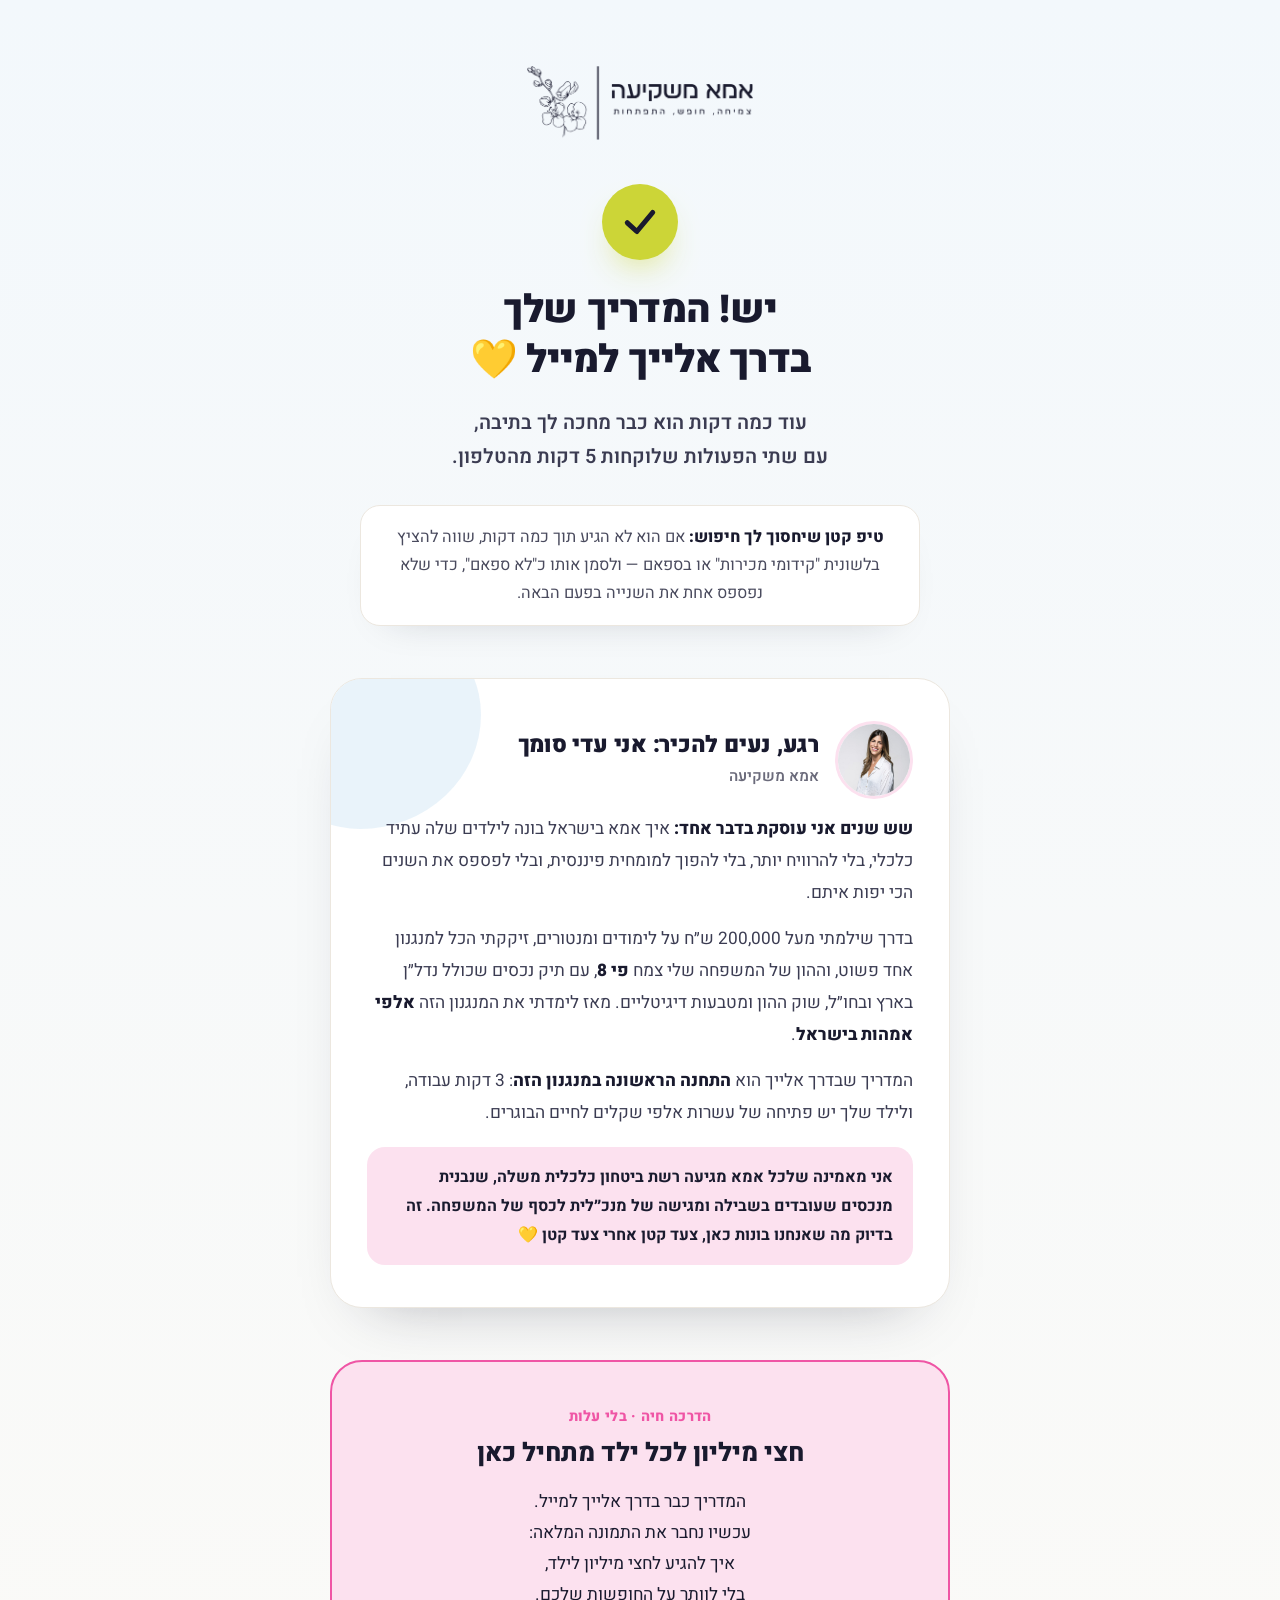
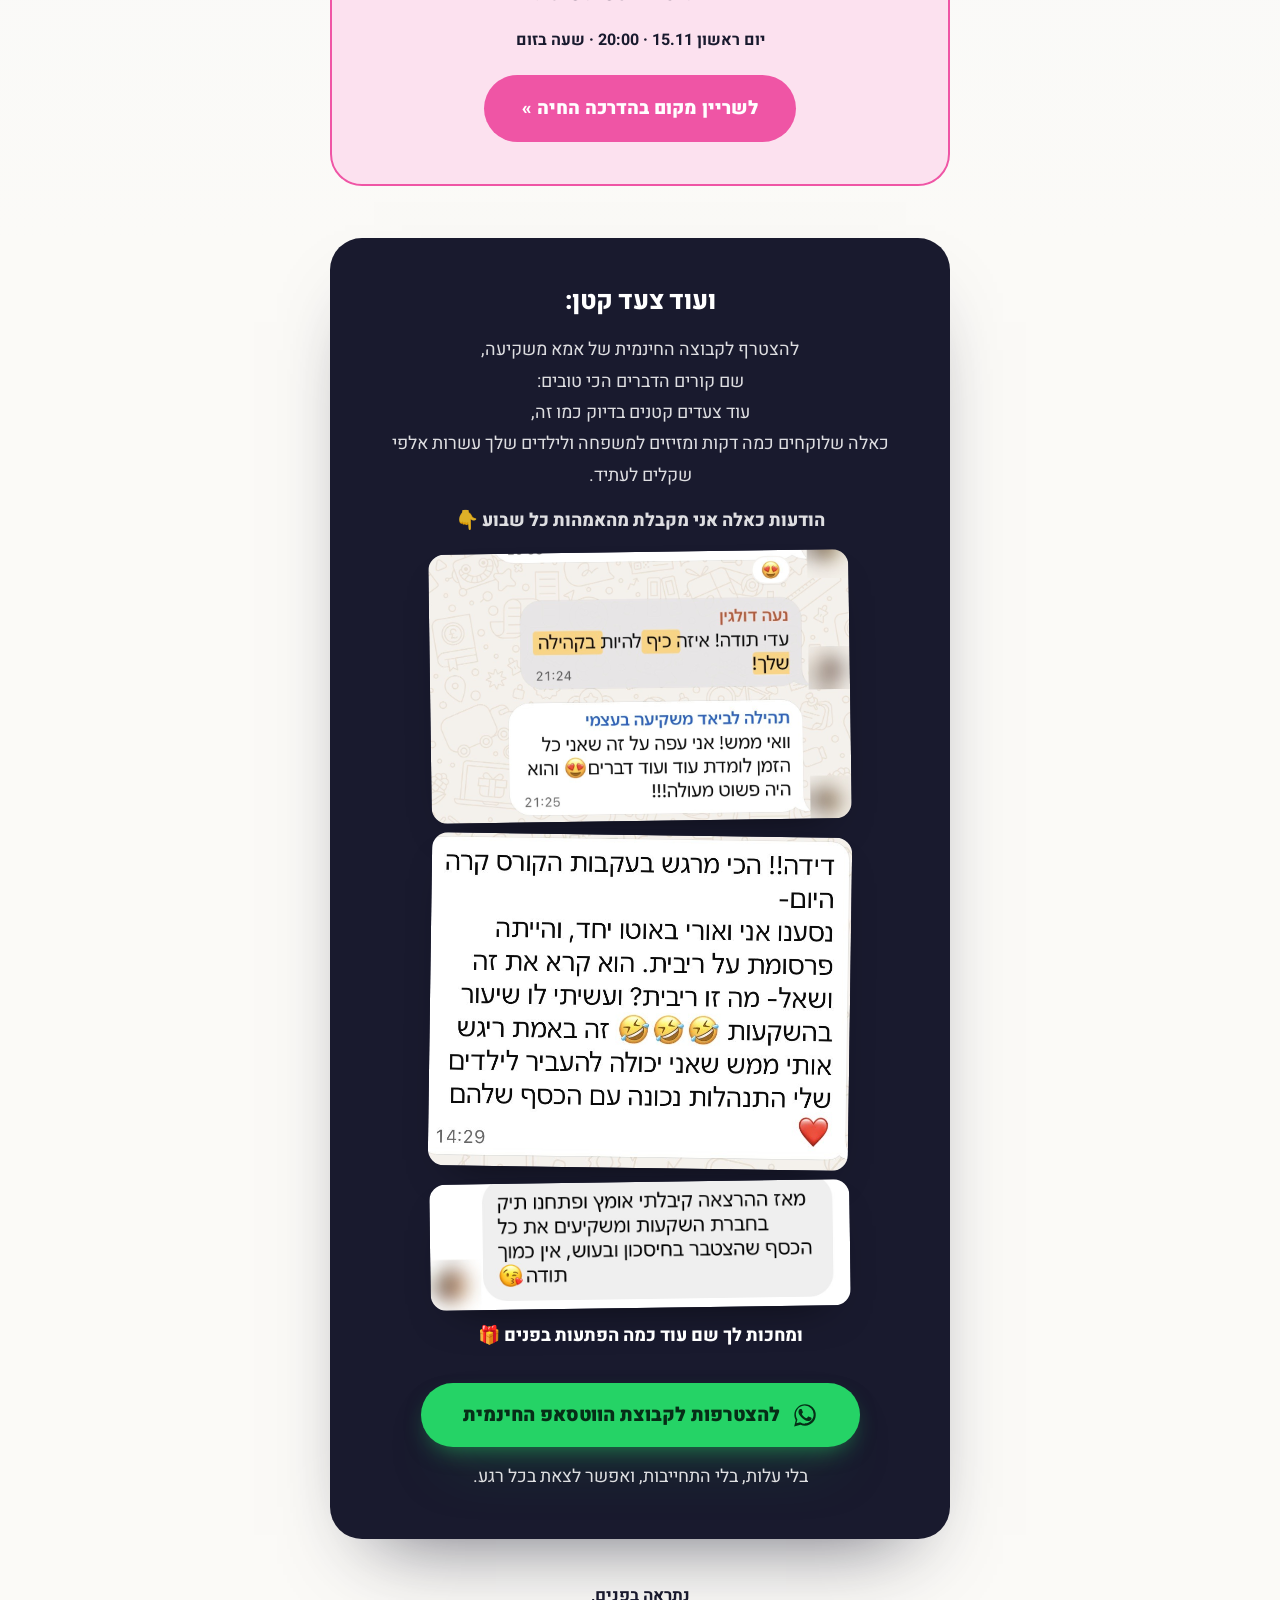
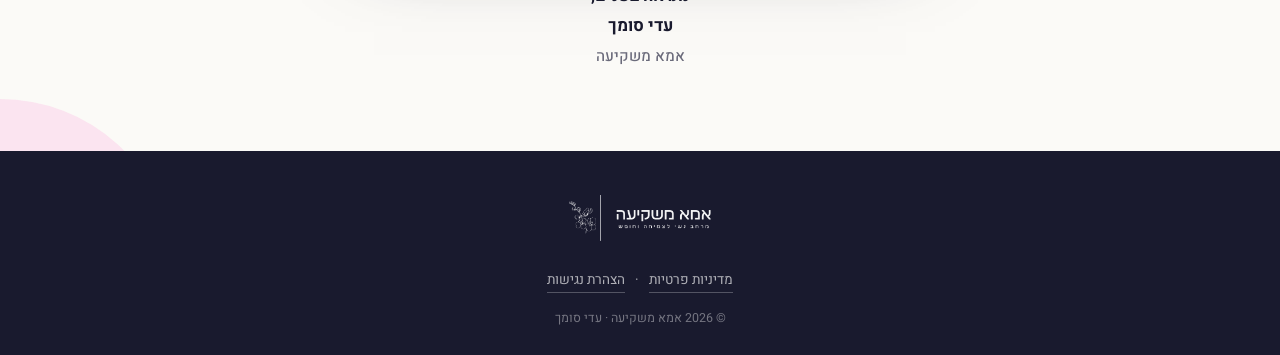
<file: guide2/thanks/index.html>
<!DOCTYPE html>
<html lang="he" dir="rtl">
<head>
<meta charset="UTF-8">
<meta name="viewport" content="width=device-width, initial-scale=1">
<title>המדריך בדרך אלייך | אמא משקיעה</title>
<meta name="robots" content="noindex">
<link rel="icon" href="data:image/svg+xml,<svg xmlns='http://www.w3.org/2000/svg' viewBox='0 0 100 100'><circle cx='50' cy='50' r='46' fill='%238C9EFF'/></svg>">
<link href="https://fonts.googleapis.com/css2?family=Heebo:wght@400;500;600;700;800;900&display=swap" rel="stylesheet">
<style>
  :root{
    --canvas:#FBFAF7; --ink:#191A2E; --ink-soft:#6B6B7B;
    --pink:#EF55A5; --lime:#CCD537; --vista:#8C9EFF; --sky:#BEE0F2;
    --pink-soft:#FCE1EF; --sky-soft:#E4F1F9; --line:#ECE7DF;
    --wa:#25D366;
    --ease:cubic-bezier(.22,.9,.3,1);
  }
  *{margin:0;padding:0;box-sizing:border-box}
  body{font-family:'Heebo',sans-serif;background:var(--canvas);color:var(--ink);line-height:1.8;-webkit-font-smoothing:antialiased;overflow-x:clip;min-height:100vh;display:flex;flex-direction:column}
  ::selection{background:var(--sky)}
  a:focus-visible,button:focus-visible{outline:3px solid var(--pink);outline-offset:3px;border-radius:6px}
  .wrap{max-width:720px;margin:0 auto;padding:0 24px;position:relative;z-index:2}
  .blob{position:absolute;border-radius:48% 52% 55% 45%/55% 48% 52% 45%;z-index:0;pointer-events:none}

  main{flex:1;position:relative;overflow:hidden;background:linear-gradient(180deg,#F3F8FC 0%,var(--canvas) 55%);padding:clamp(38px,6vw,66px) 0 clamp(50px,7vw,80px);text-align:center}
  .blob-sky{width:min(46vw,560px);height:min(46vw,560px);background:var(--sky);opacity:.45;top:-26%;right:-16%}
  .blob-pink{width:min(26vw,320px);height:min(26vw,320px);background:var(--pink-soft);opacity:.85;bottom:-8%;left:-12%}

  .logo img{height:clamp(52px,7vw,74px);width:auto}

  .badge{margin:clamp(24px,4vw,34px) auto 0;width:76px;height:76px;border-radius:50%;background:var(--lime);display:grid;place-items:center;box-shadow:0 18px 36px -18px rgba(204,213,55,.9)}
  .badge svg{width:38px;height:38px;stroke:var(--ink);stroke-width:3.2;fill:none;stroke-linecap:round;stroke-linejoin:round;stroke-dasharray:40;stroke-dashoffset:40;animation:draw .7s var(--ease) .25s forwards}
  @keyframes draw{to{stroke-dashoffset:0}}

  h1{font-weight:900;font-size:clamp(1.55rem,4vw,2.4rem);line-height:1.3;letter-spacing:-.02em;margin-top:clamp(18px,3vw,26px);text-wrap:balance}
  .lead{margin:clamp(14px,2.2vw,20px) auto 0;max-width:560px;font-weight:600;font-size:clamp(1.05rem,2.1vw,1.24rem);line-height:1.75;color:#3B3C52}

  .tip{margin:clamp(22px,3.2vw,30px) auto 0;max-width:560px;background:#fff;border:1px solid var(--line);border-radius:20px;padding:18px 22px;font-size:clamp(.95rem,1.8vw,1.02rem);color:#4A4B5E;line-height:1.7;box-shadow:0 18px 40px -30px rgba(25,26,46,.25)}
  .tip b{font-weight:800;color:var(--ink)}

  .wb-card{margin:clamp(34px,5vw,52px) auto 0;max-width:620px;background:var(--pink-soft);color:var(--ink);border-radius:32px;padding:clamp(28px,5vw,42px) clamp(22px,4vw,38px);position:relative;overflow:hidden;border:2px solid var(--pink)}
  .wb-card .eyebrow{font-weight:800;font-size:.9rem;letter-spacing:.02em;color:var(--pink)}
  .wb-card h2{font-weight:800;font-size:clamp(1.25rem,2.8vw,1.6rem);line-height:1.4;margin-top:6px;text-wrap:balance}
  .wb-card p.body{margin-top:14px;font-size:clamp(1rem,2vw,1.08rem)}
  .wb-card .when{margin-top:16px;font-weight:700;font-variant-numeric:tabular-nums}
  .btn-wb{margin-top:20px;display:inline-flex;align-items:center;justify-content:center;background:var(--pink);color:#fff;border-radius:100px;padding:17px 38px;font-weight:900;font-size:clamp(1.02rem,2.1vw,1.15rem);text-decoration:none;transition:transform .2s var(--ease)}
  .btn-wb:hover{transform:translateY(-2px)}
  .wa-card{margin:clamp(34px,5vw,52px) auto 0;max-width:620px;background:var(--ink);color:#fff;border-radius:32px;padding:clamp(30px,5vw,46px) clamp(24px,4vw,40px);position:relative;overflow:hidden;box-shadow:0 40px 80px -44px rgba(25,26,46,.7)}
  .wa-card .blob-w{width:min(40vw,360px);height:min(40vw,360px);background:rgba(140,158,255,.22);top:-40%;left:-14%}
  .wa-card h2{font-weight:800;font-size:clamp(1.25rem,2.8vw,1.6rem);line-height:1.4;letter-spacing:-.01em;position:relative;z-index:2}
  .wa-card p{margin-top:14px;font-size:clamp(1rem,2vw,1.12rem);line-height:1.75;color:rgba(255,255,255,.86);position:relative;z-index:2}
  .wa-card .surprise{margin-top:12px;font-weight:800;color:#fff}
  .btn-wa{position:relative;z-index:2;margin-top:clamp(24px,3.6vw,32px);display:inline-flex;align-items:center;justify-content:center;gap:12px;background:var(--wa);color:#062E17;border:none;border-radius:100px;padding:19px 42px;font-family:inherit;font-weight:900;font-size:clamp(1.04rem,2.2vw,1.2rem);line-height:1.3;text-decoration:none;cursor:pointer;transition:transform .2s var(--ease),filter .2s;box-shadow:0 10px 24px -10px rgba(37,211,102,.6),0 30px 60px -28px rgba(37,211,102,.55);animation:pulse 2.6s ease-in-out 1.2s infinite}
  .btn-wa:hover{filter:brightness(1.05);transform:translateY(-2px);animation:none}
  .btn-wa svg{width:26px;height:26px;flex:none;fill:currentColor}
  @keyframes pulse{0%,100%{box-shadow:0 10px 24px -10px rgba(37,211,102,.6),0 30px 60px -28px rgba(37,211,102,.55)}50%{box-shadow:0 10px 24px -10px rgba(37,211,102,.75),0 30px 70px -24px rgba(37,211,102,.8)}}
  @media (prefers-reduced-motion:reduce){.btn-wa{animation:none}.badge svg{animation:none;stroke-dashoffset:0}}
  .free{margin-top:16px;font-size:.92rem;color:rgba(255,255,255,.62);position:relative;z-index:2}

  .sign{margin-top:clamp(30px,4.5vw,42px);font-weight:700;font-size:1.05rem}
  .sign span{display:block;color:var(--ink-soft);font-weight:500;font-size:.95rem;margin-top:2px}

  /* מיצוב — מי אני והאג'נדה */
  .about{margin:clamp(34px,5vw,52px) auto 0;max-width:620px;background:#fff;border:1px solid var(--line);border-radius:32px;padding:clamp(28px,4.5vw,42px) clamp(22px,4vw,36px);text-align:right;box-shadow:0 30px 60px -40px rgba(25,26,46,.35);position:relative;overflow:hidden}
  .about .blob-a{width:220px;height:220px;background:var(--sky-soft);top:-70px;left:-70px;opacity:.8}
  .about-head{display:flex;align-items:center;gap:16px;position:relative;z-index:2}
  .about-head img{width:78px;height:78px;border-radius:50%;object-fit:cover;object-position:top;border:3px solid var(--pink-soft);flex:none}
  .about-head .t{font-weight:900;font-size:clamp(1.15rem,2.6vw,1.42rem);line-height:1.35;letter-spacing:-.01em}
  .about-head .s{color:var(--ink-soft);font-weight:600;font-size:.95rem;margin-top:2px}
  .about p{margin-top:14px;font-size:clamp(.98rem,2vw,1.08rem);line-height:1.85;color:#3B3C52;position:relative;z-index:2}
  .about p b{font-weight:800;color:var(--ink)}
  .about .creed{margin-top:18px;background:var(--pink-soft);border-radius:18px;padding:16px 20px;font-weight:700;color:var(--ink);line-height:1.8;position:relative;z-index:2}

  /* הודעות בסגנון ווטסאפ */
  .chat-cap{margin-top:clamp(20px,3vw,28px);font-weight:800;font-size:clamp(1rem,2vw,1.12rem);color:#fff;position:relative;z-index:2}
  .proofs{margin:16px auto 0;max-width:420px;display:flex;flex-direction:column;gap:14px;position:relative;z-index:2}
  .proofs img{width:100%;height:auto;border-radius:16px;box-shadow:0 20px 44px -26px rgba(0,0,0,.65);display:block}
  .proofs img:nth-child(odd){transform:rotate(-.8deg)}
  .proofs img:nth-child(even){transform:rotate(.8deg)}
  .chat-note{margin-top:10px;font-size:.78rem;color:rgba(255,255,255,.62);position:relative;z-index:2}

  footer{background:var(--ink);color:#fff;padding:clamp(30px,4.5vw,44px) 0 26px;text-align:center}
  footer img{height:46px;width:auto;opacity:.95}
  .foot-links{margin-top:18px;font-size:.85rem;display:flex;gap:10px;justify-content:center;flex-wrap:wrap;color:rgba(255,255,255,.66)}
  .foot-links button{background:none;border:none;font-family:inherit;font-size:.85rem;color:rgba(255,255,255,.66);border-bottom:1px solid rgba(255,255,255,.25);padding:0 0 1px;cursor:pointer}
  .foot-links button:hover{color:#fff;border-color:#fff}
  .foot-copy{margin-top:14px;font-size:.78rem;color:rgba(255,255,255,.4)}

  dialog{border:none;border-radius:24px;padding:0;max-width:560px;width:calc(100% - 40px);box-shadow:0 40px 90px -40px rgba(25,26,46,.5)}
  dialog::backdrop{background:rgba(25,26,46,.45)}
  .dlg{padding:clamp(24px,4vw,34px);text-align:right;font-size:.96rem;line-height:1.75}
  .dlg h3{font-weight:800;font-size:1.2rem;margin-bottom:12px}
  .dlg p + p{margin-top:10px}
  .dlg .dlg-close{margin-top:20px;background:var(--ink);color:#fff;border:none;border-radius:100px;padding:11px 28px;font-family:inherit;font-weight:800;font-size:.95rem;cursor:pointer}
</style>
<!-- Meta Pixel -->
<script>
!function(f,b,e,v,n,t,s){if(f.fbq)return;n=f.fbq=function(){n.callMethod?
n.callMethod.apply(n,arguments):n.queue.push(arguments)};if(!f._fbq)f._fbq=n;
n.push=n;n.loaded=!0;n.version='2.0';n.queue=[];t=b.createElement(e);t.async=!0;
t.src=v;s=b.getElementsByTagName(e)[0];s.parentNode.insertBefore(t,s)}(window,
document,'script','https://connect.facebook.net/en_US/fbevents.js');
fbq('init','1820166155346211');fbq('track','PageView');fbq('track','Lead',{content_name:'guide2'});
</script>
<noscript><img height="1" width="1" style="display:none"
src="https://www.facebook.com/tr?id=1820166155346211&ev=Lead&noscript=1" alt=""></noscript>
<!-- End Meta Pixel -->
</head>
<body>

<main>
  <div class="blob blob-sky" aria-hidden="true"></div>
  <div class="blob blob-pink" aria-hidden="true"></div>
  <div class="wrap">
    <div class="logo"><img src="../assets/logo-ink.png" alt="אמא משקיעה — צמיחה, חופש, התפתחות"></div>

    <div class="badge" aria-hidden="true">
      <svg viewBox="0 0 24 24"><path d="M4 12.5 10 18 20 6"/></svg>
    </div>

    <h1>יש! המדריך שלך<br>בדרך אלייך למייל 💛</h1>
    <p class="lead">עוד כמה דקות הוא כבר מחכה לך בתיבה,<br>עם שתי הפעולות שלוקחות 5 דקות מהטלפון.</p>

    <p class="tip"><b>טיפ קטן שיחסוך לך חיפוש:</b> אם הוא לא הגיע תוך כמה דקות, שווה להציץ בלשונית "קידומי מכירות" או בספאם — ולסמן אותו כ"לא ספאם", כדי שלא נפספס אחת את השנייה בפעם הבאה.</p>

    <section class="about" aria-label="מי אני">
      <div class="blob blob-a" aria-hidden="true"></div>
      <div class="about-head">
        <img src="../assets/portrait-hero.jpg" alt="עדי סומך">
        <div>
          <div class="t">רגע, נעים להכיר: אני עדי סומך</div>
          <div class="s">אמא משקיעה</div>
        </div>
      </div>
      <p><b>שש שנים אני עוסקת בדבר אחד:</b> איך אמא בישראל בונה לילדים שלה עתיד כלכלי, בלי להרוויח יותר, בלי להפוך למומחית פיננסית, ובלי לפספס את השנים הכי יפות איתם.</p>
      <p>בדרך שילמתי מעל 200,000 ש״ח על לימודים ומנטורים, זיקקתי הכל למנגנון אחד פשוט, וההון של המשפחה שלי צמח <b>פי 8</b>, עם תיק נכסים שכולל נדל״ן בארץ ובחו״ל, שוק ההון ומטבעות דיגיטליים. מאז לימדתי את המנגנון הזה <b>אלפי אמהות בישראל</b>.</p>
      <p>המדריך שבדרך אלייך הוא <b>התחנה הראשונה במנגנון הזה</b>: 3 דקות עבודה, ולילד שלך יש פתיחה של עשרות אלפי שקלים לחיים הבוגרים.</p>
      <div class="creed">אני מאמינה שלכל אמא מגיעה רשת ביטחון כלכלית משלה, שנבנית מנכסים שעובדים בשבילה ומגישה של מנכ״לית לכסף של המשפחה. זה בדיוק מה שאנחנו בונות כאן, צעד קטן אחרי צעד קטן 💛</div>
    </section>

    <!-- 09/11/2026: הזמנה להדרכה החיה בדף התודה (לפני כן הייתה רק קבוצת הווטסאפ). קופי: ג'מיני, briefs/guide-leads-to-webinar-1511-0911.md -->
    <section class="wb-card" aria-label="הזמנה להדרכה החיה">
      <div class="eyebrow">הדרכה חיה · בלי עלות</div>
      <h2>חצי מיליון לכל ילד מתחיל כאן</h2>
      <p class="body">המדריך כבר בדרך אלייך למייל.<br>עכשיו נחבר את התמונה המלאה:<br>איך להגיע לחצי מיליון לילד,<br>בלי לוותר על החופשות שלכם.</p>
      <p class="when">יום ראשון 15.11 · 20:00 · שעה בזום</p>
      <a class="btn-wb" href="https://adinahirr-commits.github.io/webinar-500k/?ref=thanks-guide2&utm_source=guide2&utm_medium=thanks&utm_campaign=webinar1511&utm_content=thanks-card" target="_blank" rel="noopener">לשריין מקום בהדרכה החיה »</a>
    </section>

    <section class="wa-card">
      <div class="blob blob-w" aria-hidden="true"></div>
      <h2>ועוד צעד קטן:</h2>
      <p>להצטרף לקבוצה החינמית של אמא משקיעה,<br>שם קורים הדברים הכי טובים:<br>עוד צעדים קטנים בדיוק כמו זה,<br>כאלה שלוקחים כמה דקות ומזיזים למשפחה ולילדים שלך עשרות אלפי שקלים לעתיד.</p>
      <p class="chat-cap">הודעות כאלה אני מקבלת מהאמהות כל שבוע 👇</p>
      <div class="proofs" role="figure" aria-label="צילומי מסך של הודעות אמיתיות">
        <img src="../assets/proof-community.jpg" alt="צילום מסך מהקבוצה: עדי תודה, איזה כיף להיות בקהילה שלך! אני עפה על זה שאני כל הזמן לומדת עוד ועוד דברים והוא היה פשוט מעולה" loading="lazy">
        <img src="../assets/proof-kid.jpg" alt="צילום מסך של הודעת ווטסאפ: הילד שאל מה זו ריבית ועשיתי לו שיעור בהשקעות, ריגש אותי שאני יכולה להעביר לילדים שלי התנהלות נכונה עם הכסף שלהם" loading="lazy">
        <img src="../assets/proof-invest.jpg" alt="צילום מסך של הודעה: מאז ההרצאה קיבלתי אומץ ופתחנו תיק בחברת השקעות ומשקיעים את כל הכסף שהצטבר בחיסכון ובעו״ש" loading="lazy">
      </div>
      <p class="surprise">ומחכות לך שם עוד כמה הפתעות בפנים 🎁</p>
      <a class="btn-wa" href="https://chat.whatsapp.com/IrwUx0BayJxI6jLWnw9wg5?mode=gi_t" target="_blank" rel="noopener">
        <svg viewBox="0 0 24 24" aria-hidden="true"><path d="M17.47 14.38c-.3-.15-1.76-.87-2.03-.97-.27-.1-.47-.15-.67.15-.2.3-.77.97-.94 1.17-.17.2-.35.22-.65.07-.3-.15-1.26-.46-2.4-1.48-.89-.79-1.49-1.76-1.66-2.06-.17-.3-.02-.46.13-.61.14-.14.3-.35.45-.53.15-.18.2-.3.3-.5.1-.2.05-.38-.02-.53-.08-.15-.67-1.61-.92-2.21-.24-.58-.49-.5-.67-.51h-.57c-.2 0-.52.07-.79.38-.27.3-1.04 1.02-1.04 2.48s1.07 2.88 1.22 3.08c.15.2 2.1 3.2 5.08 4.49.71.31 1.26.49 1.69.62.71.23 1.36.2 1.87.12.57-.09 1.76-.72 2.01-1.41.25-.7.25-1.29.17-1.42-.07-.13-.27-.2-.57-.35Z"/><path d="M12.04 2C6.6 2 2.17 6.43 2.17 11.87c0 1.74.46 3.44 1.32 4.94L2 22.5l5.85-1.53a9.83 9.83 0 0 0 4.19.94h.01c5.43 0 9.86-4.43 9.86-9.87A9.8 9.8 0 0 0 19 4.9a9.8 9.8 0 0 0-6.96-2.9Zm0 17.98h-.01a8.2 8.2 0 0 1-4.17-1.14l-.3-.18-3.47.91.93-3.38-.2-.31a8.16 8.16 0 0 1-1.25-4.36c0-4.52 3.68-8.2 8.21-8.2a8.15 8.15 0 0 1 5.8 2.4 8.15 8.15 0 0 1 2.4 5.81c0 4.52-3.68 8.2-8.2 8.2Z"/></svg>
        להצטרפות לקבוצת הווטסאפ החינמית
      </a>
      <p class="free">בלי עלות, בלי התחייבות, ואפשר לצאת בכל רגע.</p>
    </section>

    <p class="sign">נתראה בפנים,<br>עדי סומך<span>אמא משקיעה</span></p>
  </div>
</main>

<footer>
  <div class="wrap">
    <img src="../assets/logo-white.png" alt="אמא משקיעה — מרחב נשי לצמיחה וחופש">
    <nav class="foot-links" aria-label="קישורים משפטיים">
      <button type="button" data-dlg="dlg-privacy">מדיניות פרטיות</button><span aria-hidden="true">·</span>
      <button type="button" data-dlg="dlg-a11y">הצהרת נגישות</button>
    </nav>
    <p class="foot-copy">© <span id="year"></span> אמא משקיעה · עדי סומך</p>
  </div>
</footer>

<dialog id="dlg-privacy"><div class="dlg">
  <h3>מדיניות פרטיות</h3>
  <p>הפרטים שהשארת (שם וכתובת מייל) נשמרים אצלנו לצורך שליחת המדריך ותכנים נוספים מאמא משקיעה, בהתאם לחוק הגנת הפרטיות ולתיקון 40 לחוק התקשורת. הפרטים לא נמסרים לצד שלישי.</p>
  <p>אפשר להסיר את עצמך מהדיוור בכל רגע, בקליק בתחתית כל מייל, או בפנייה אלינו: <a href="mailto:mominvest10x@gmail.com">mominvest10x@gmail.com</a>.</p>
    <p>הדף מודד גם כמה אנשים נכנסו אליו ומאיזה קישור הגיעו, באמצעות מזהה אנונימי שנשמר בדפדפן שלך. המדידה הזו נשמרת אצלנו בלבד, לא כוללת שם או כתובת מייל, ולא מועברת לצד שלישי.</p>
<button class="dlg-close" type="button" data-close>סגירה</button>
</div></dialog>

<dialog id="dlg-a11y"><div class="dlg">
  <h3>הצהרת נגישות</h3>
  <p>אנחנו משתדלות שהדף יהיה נגיש לכולן. הוא נבנה בהתאם לעקרונות תקן ישראלי 5568 ברמת AA: ניווט מלא במקלדת, ניגודיות צבעים תקינה, טקסט חלופי לתמונות, והתאמה להקטנה והגדלה של הטקסט בדפדפן.</p>
  <p>נתקלת בקושי או במשהו שלא עובד? נשמח שתספרי לנו ונתקן: <a href="mailto:mominvest10x@gmail.com">mominvest10x@gmail.com</a>.</p>
  <button class="dlg-close" type="button" data-close>סגירה</button>
</div></dialog>

<script>
  document.getElementById('year').textContent = new Date().getFullYear();
  document.querySelectorAll('[data-dlg]').forEach(b =>
    b.addEventListener('click', () => document.getElementById(b.dataset.dlg).showModal()));
  document.querySelectorAll('dialog [data-close]').forEach(b =>
    b.addEventListener('click', () => b.closest('dialog').close()));
</script>
<script>
  // ---- מדידה: כניסה לדף. הדף סטטי ואין לו לוגים, אז הספירה נעשית בשרת הפורטל.
  // ה-vid הוא מזהה אנונימי בדפדפן (בלי שם, בלי מייל) כדי לספור אנשים ולא רענונים.
  (function(){
    var TRACK = "https://academy.mominvest.co.il/guide-hit";
    var q = new URLSearchParams(location.search);
    var vid;
    try {
      vid = localStorage.getItem('mi_vid');
      if(!vid){ vid = (Date.now().toString(36) + Math.random().toString(36).slice(2,10)); localStorage.setItem('mi_vid', vid); }
      // מקור ראשון נשמר, כדי שגם מי שחוזרת ישירות תיוחס לפרסום שהביא אותה
      ['ref','utm_source','utm_medium','utm_campaign','utm_content'].forEach(function(k){
        if(q.get(k)) localStorage.setItem('mi_'+k, q.get(k));
      });
    } catch(e){ vid = 'nostore'; }
    var p = new URLSearchParams();
    p.set('page', 'thanks');
    p.set('vid', vid || '');
    ['ref','utm_source','utm_medium','utm_campaign','utm_content'].forEach(function(k){
      var v = q.get(k) || (function(){ try { return localStorage.getItem('mi_'+k); } catch(e){ return ''; } })();
      if(v) p.set(k, v);
    });
    var body = p.toString();
    try {
      if(!navigator.sendBeacon || !navigator.sendBeacon(TRACK, new Blob([body], {type:'application/x-www-form-urlencoded'}))){
        fetch(TRACK, {method:'POST', headers:{'Content-Type':'application/x-www-form-urlencoded'}, body:body, keepalive:true}).catch(function(){});
      }
    } catch(e){}
  })();
</script>
</body>
</html>
</file>
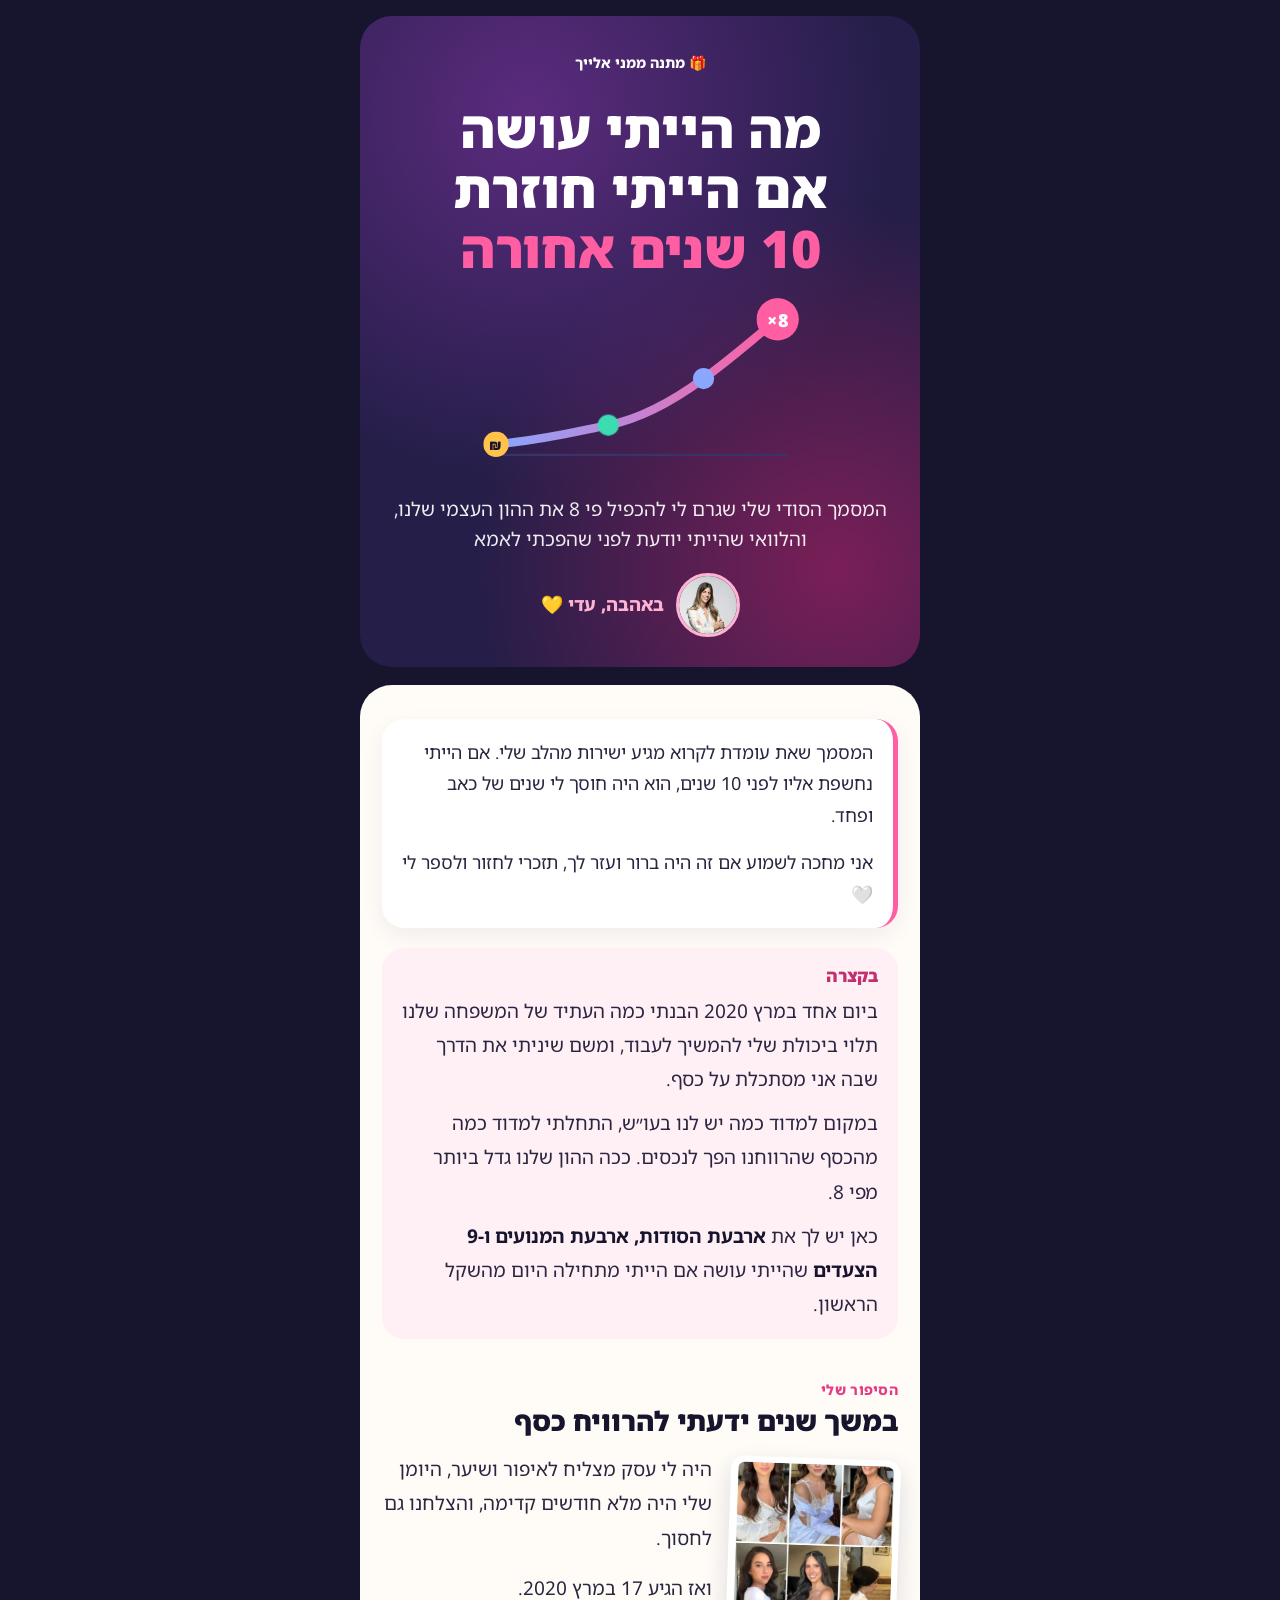
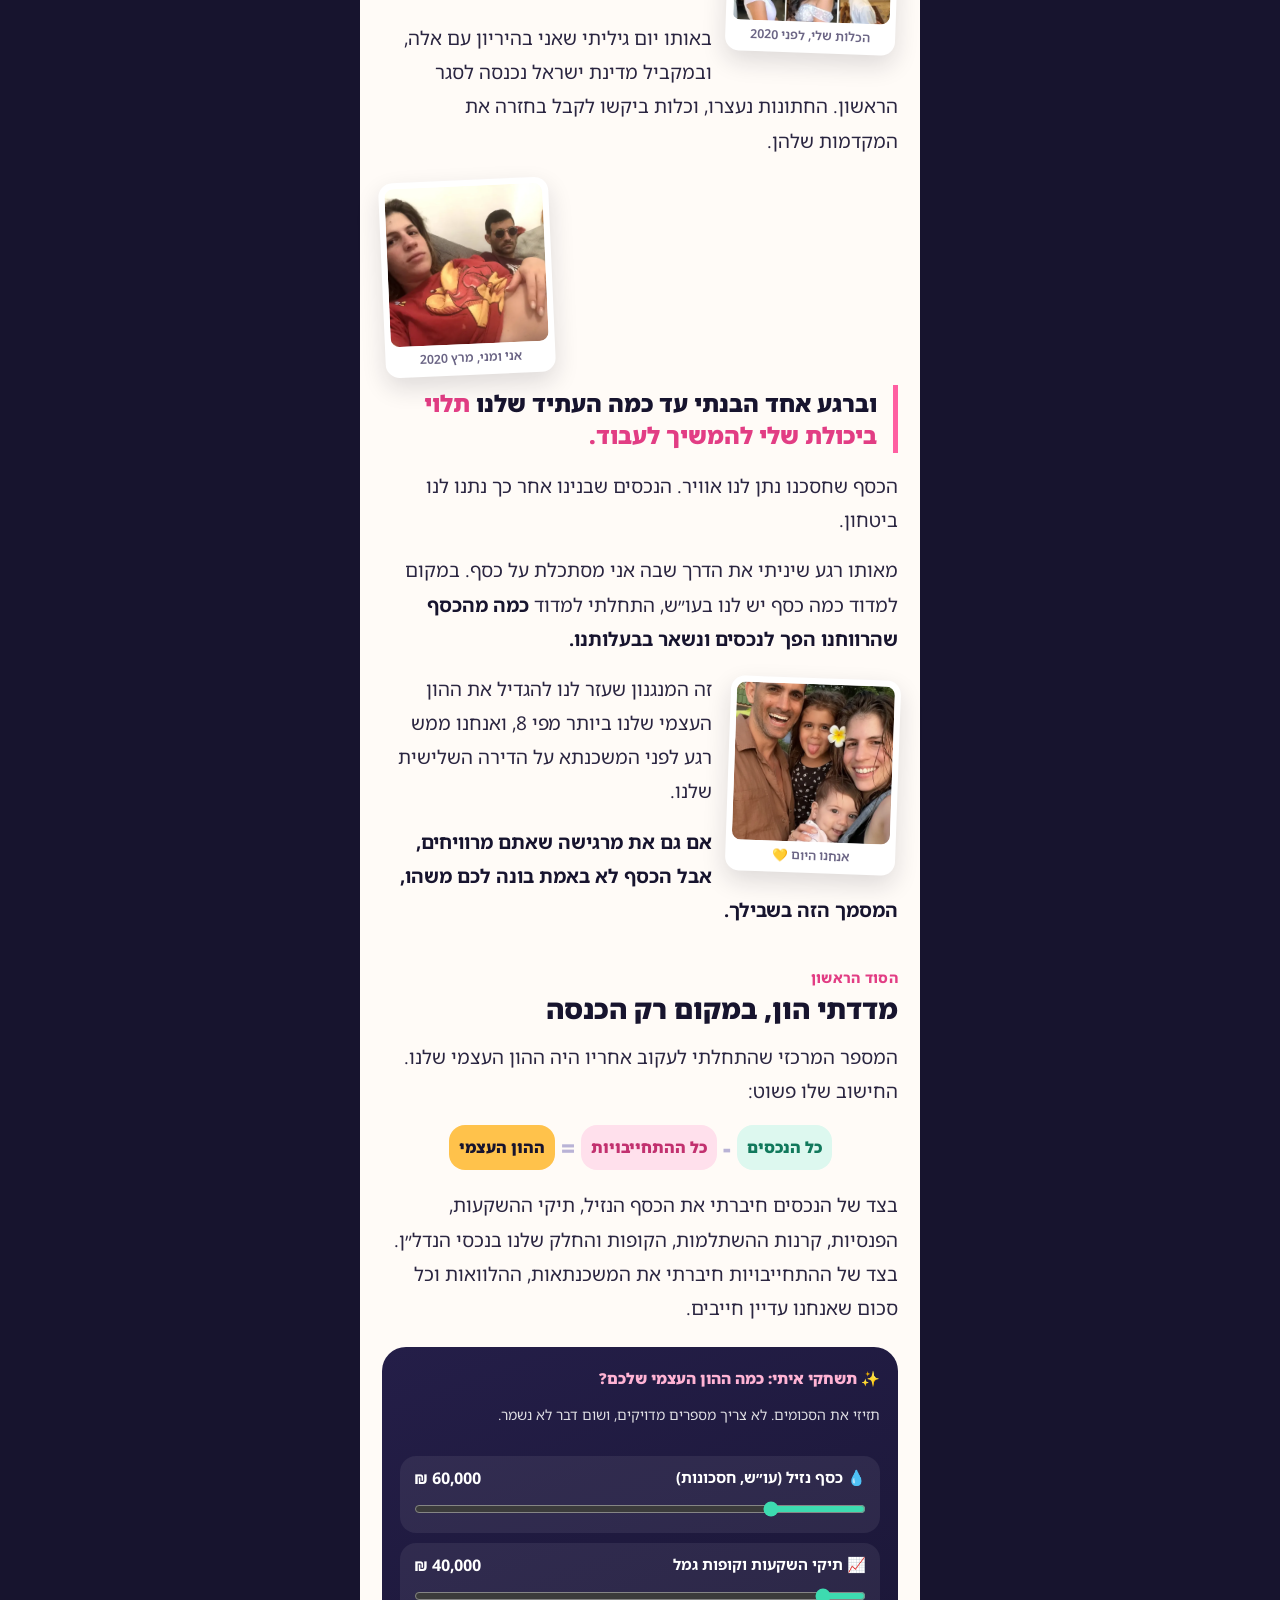
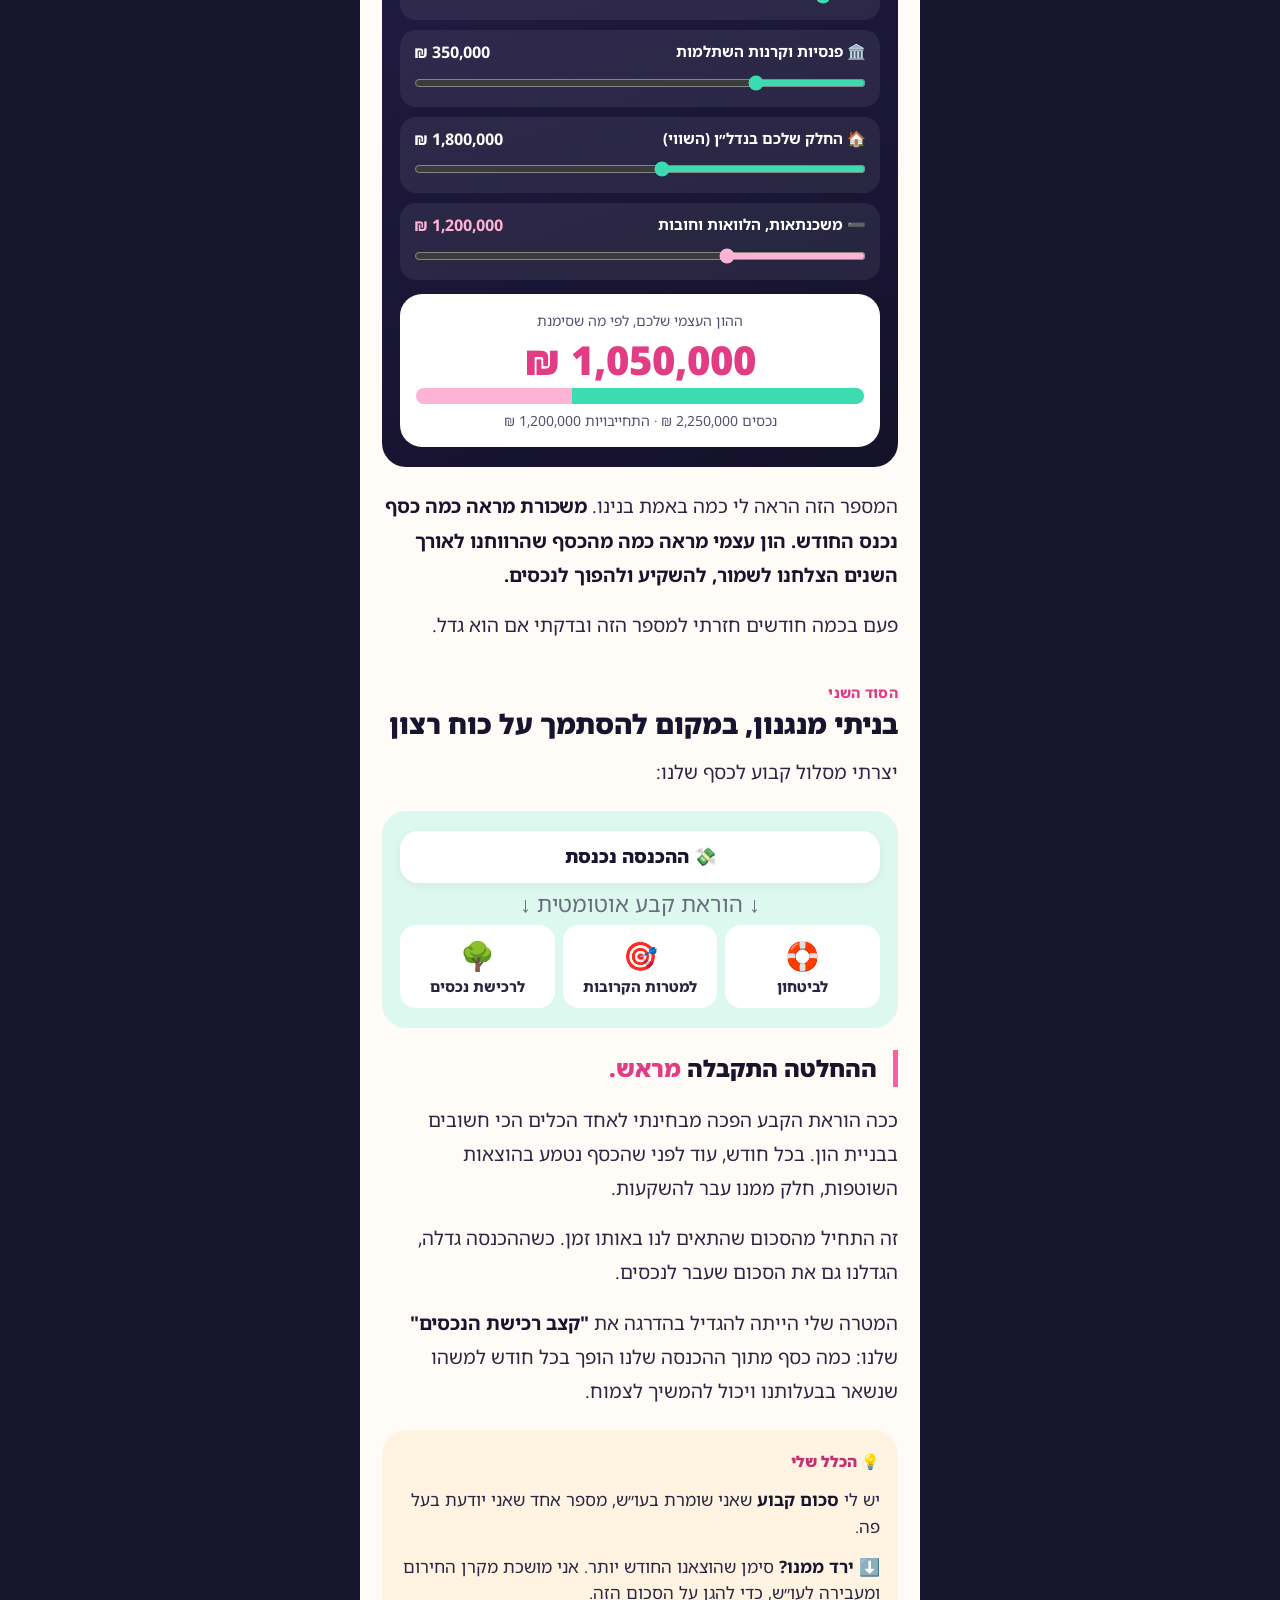
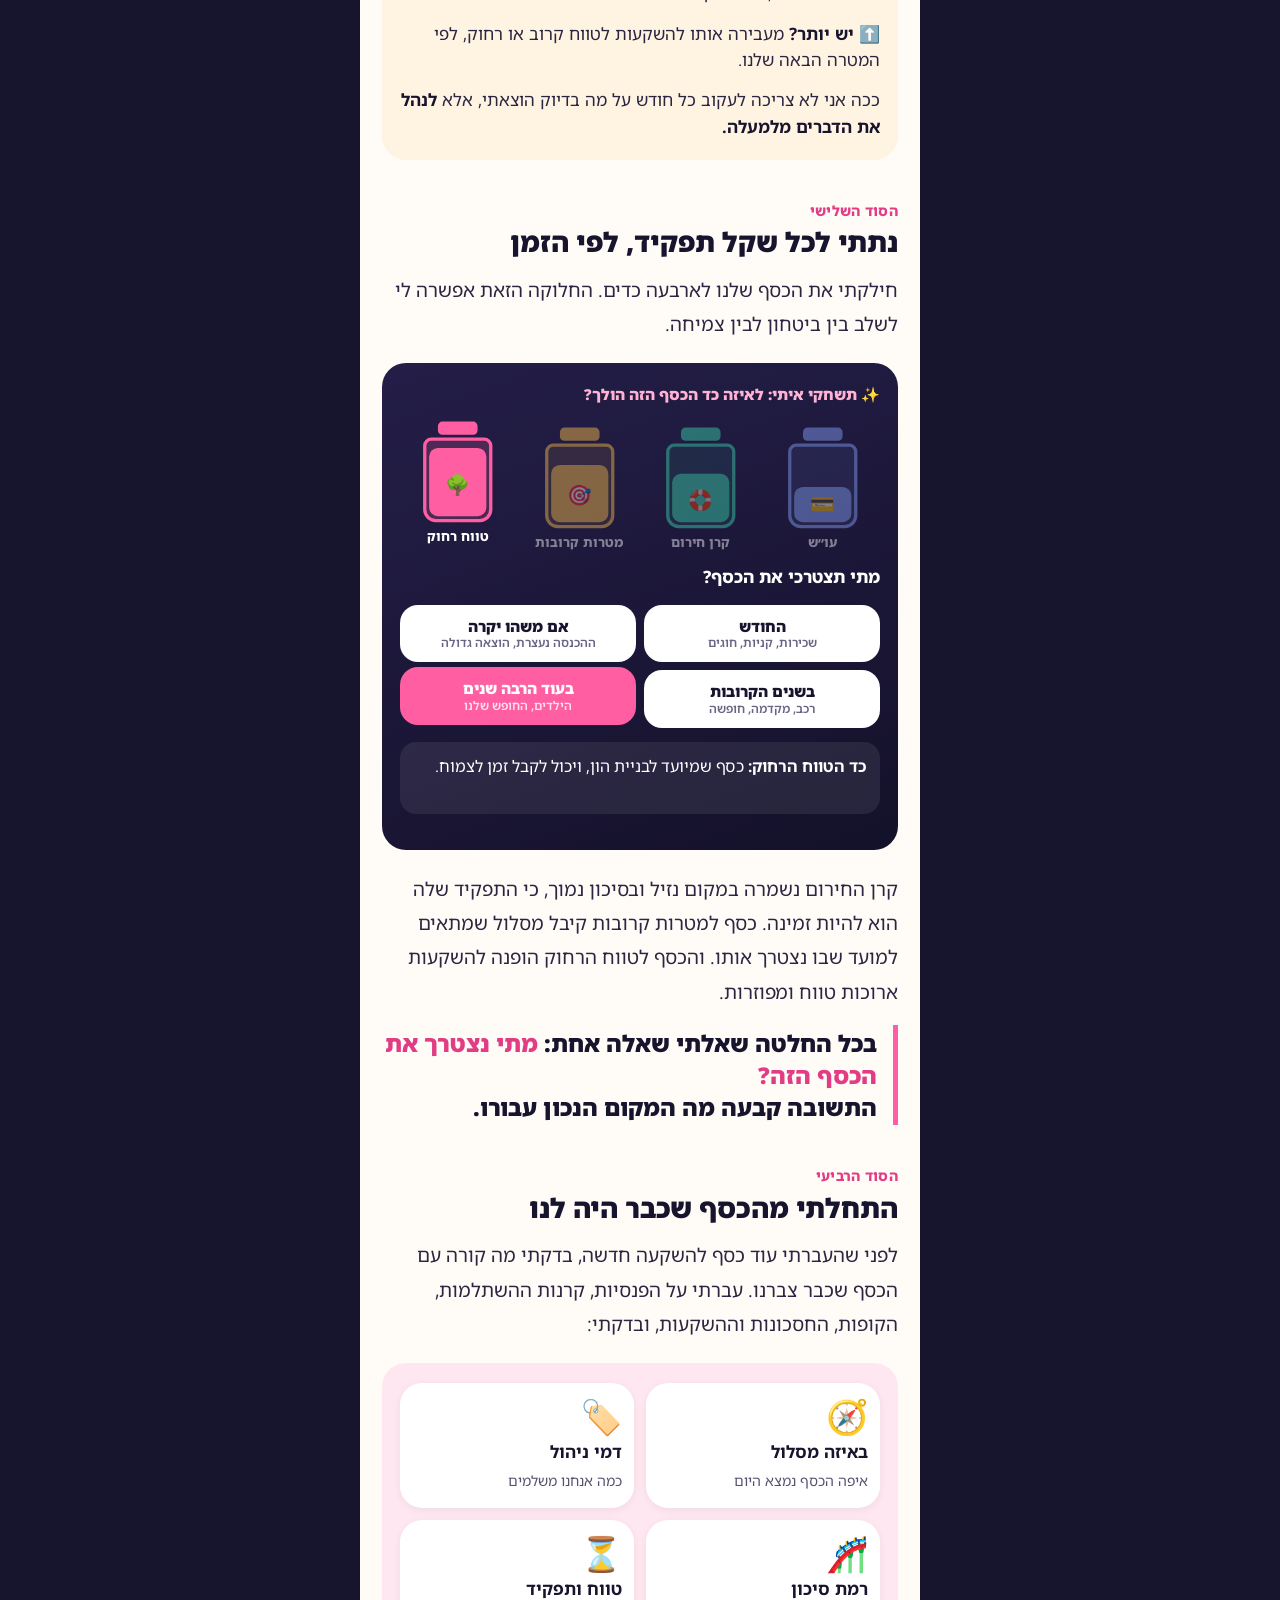
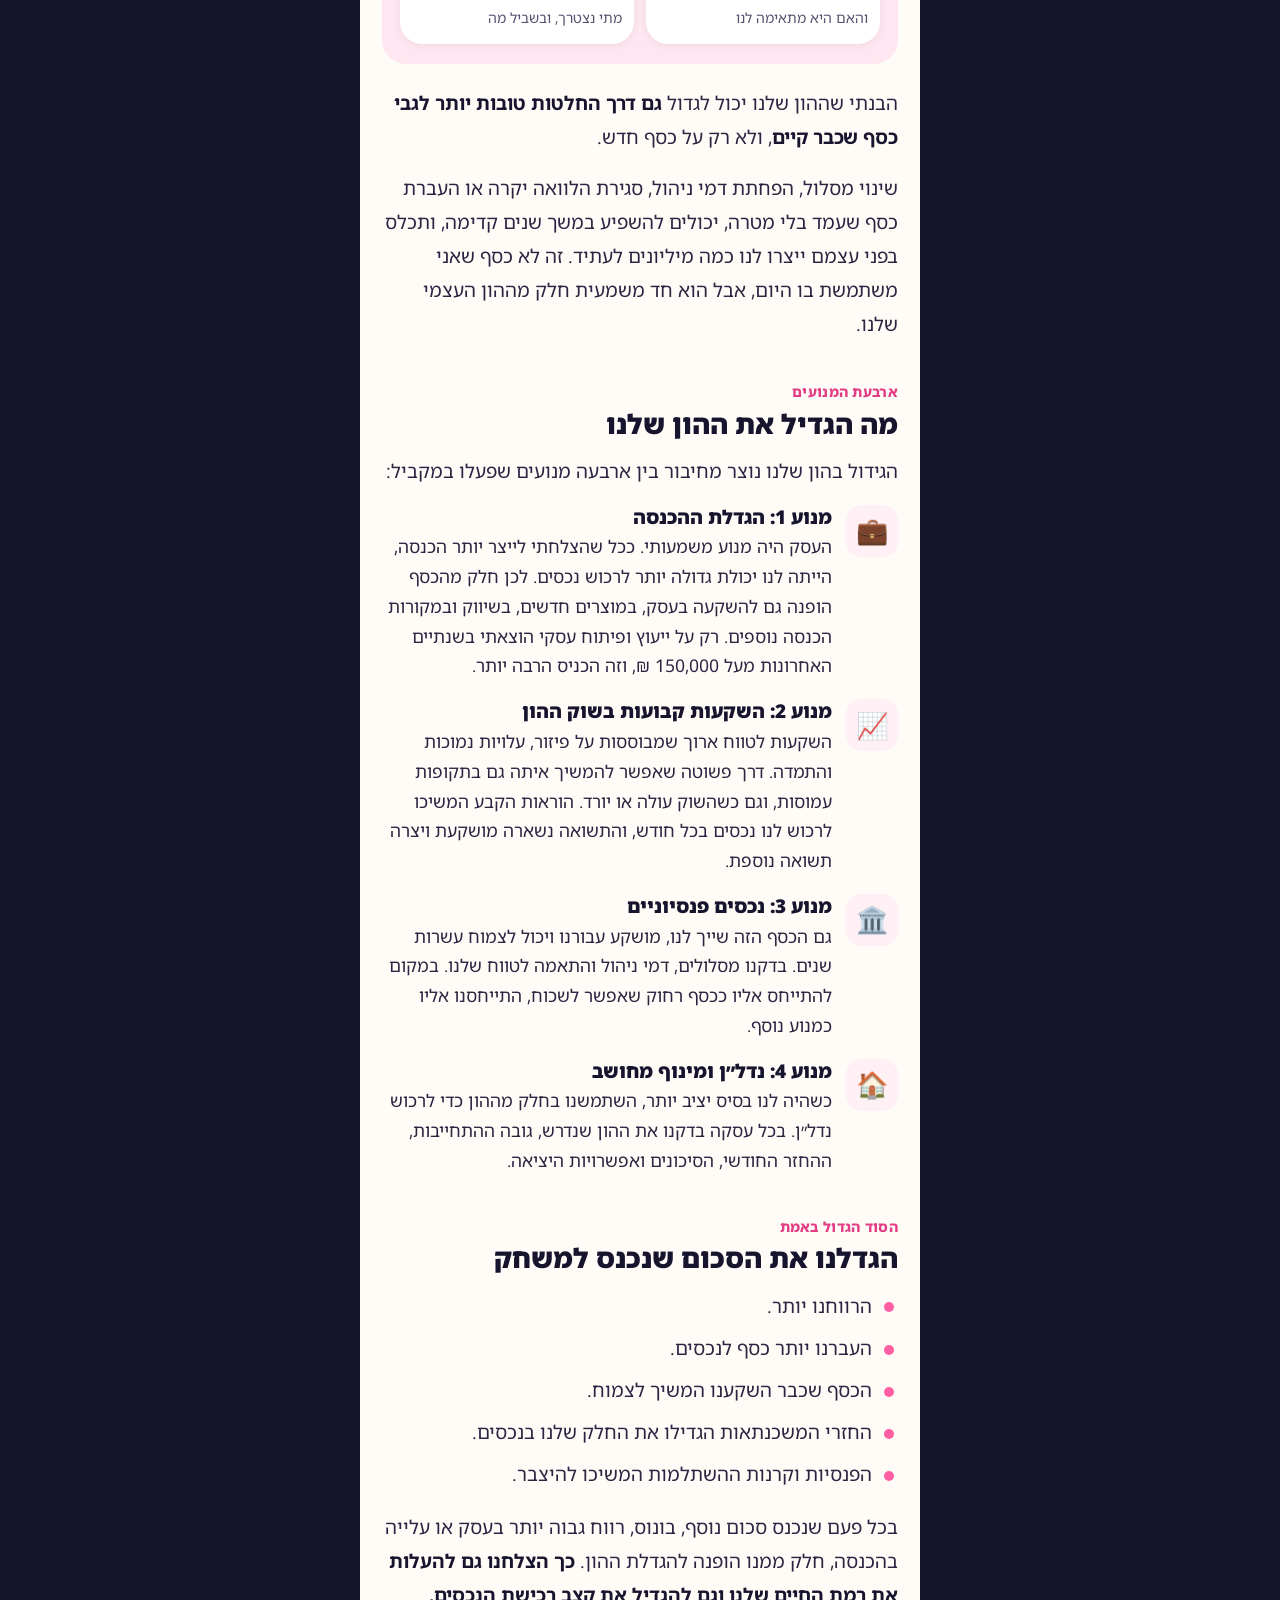
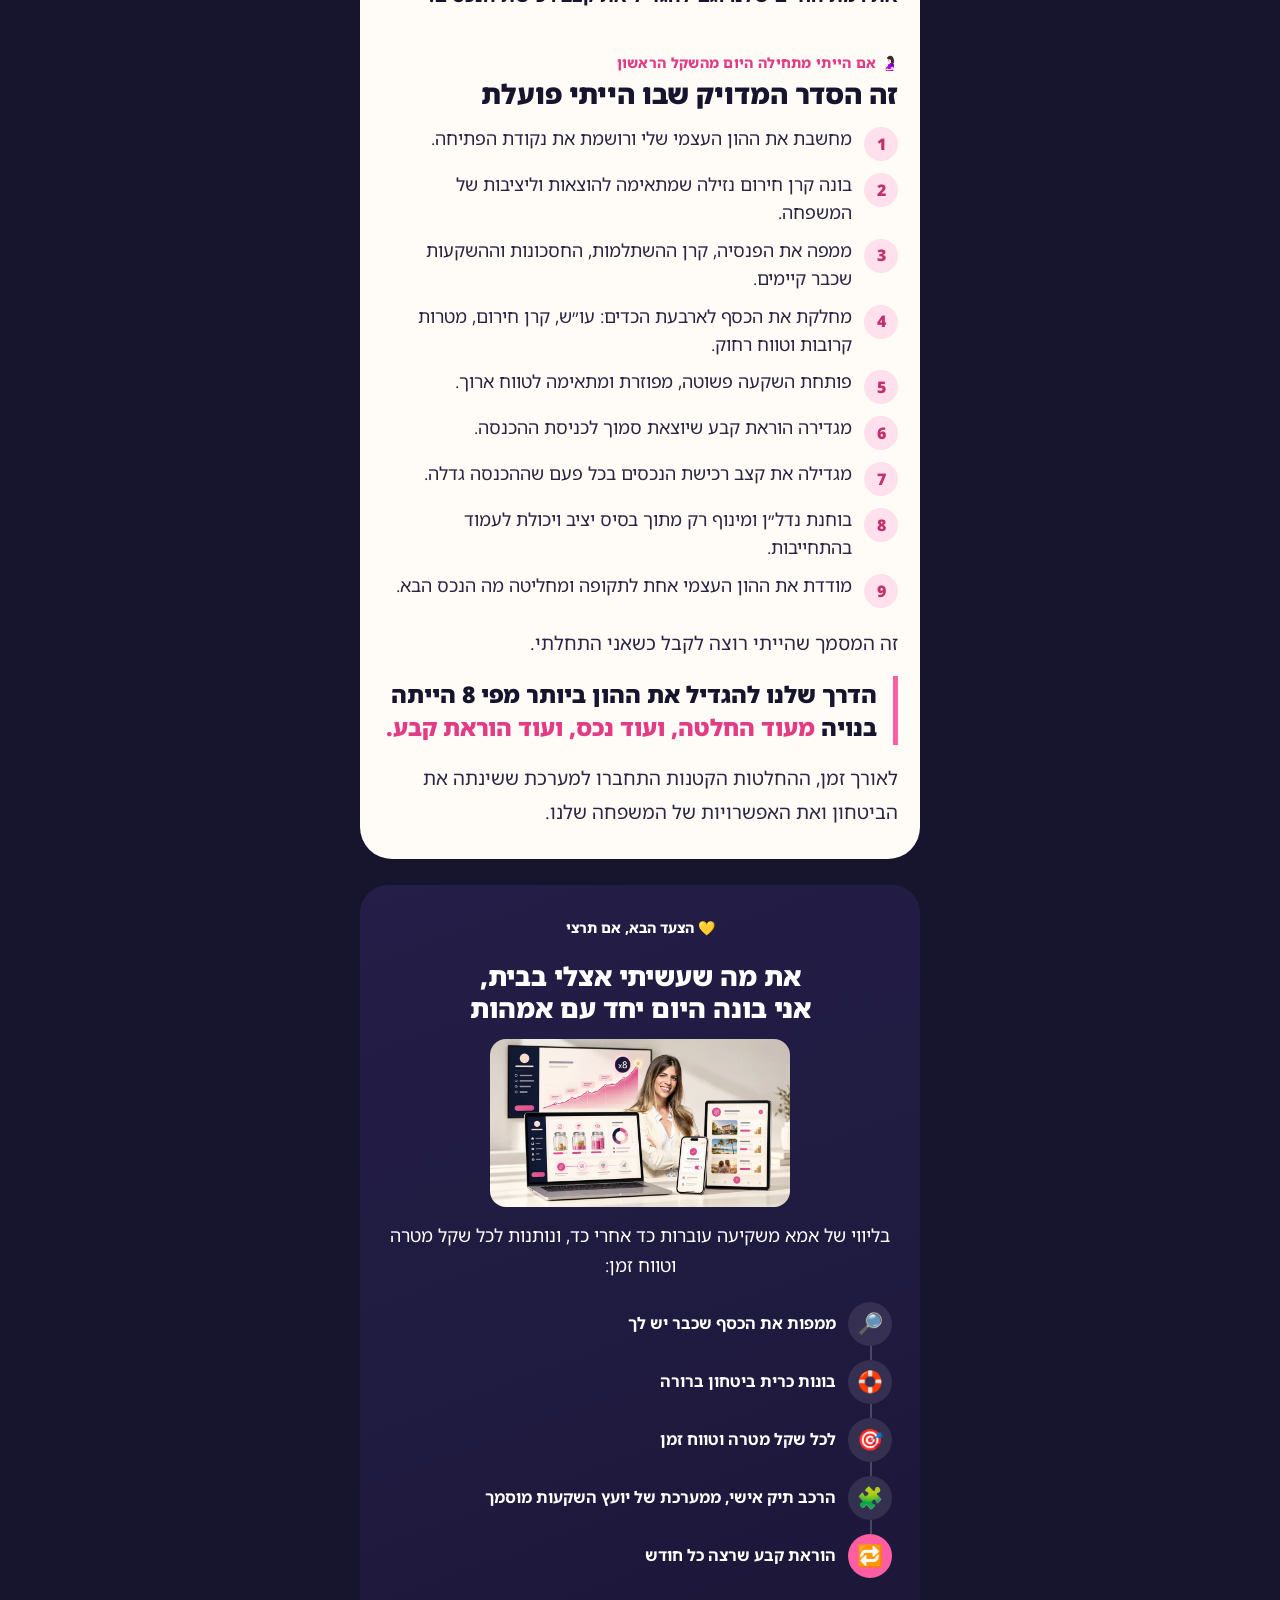
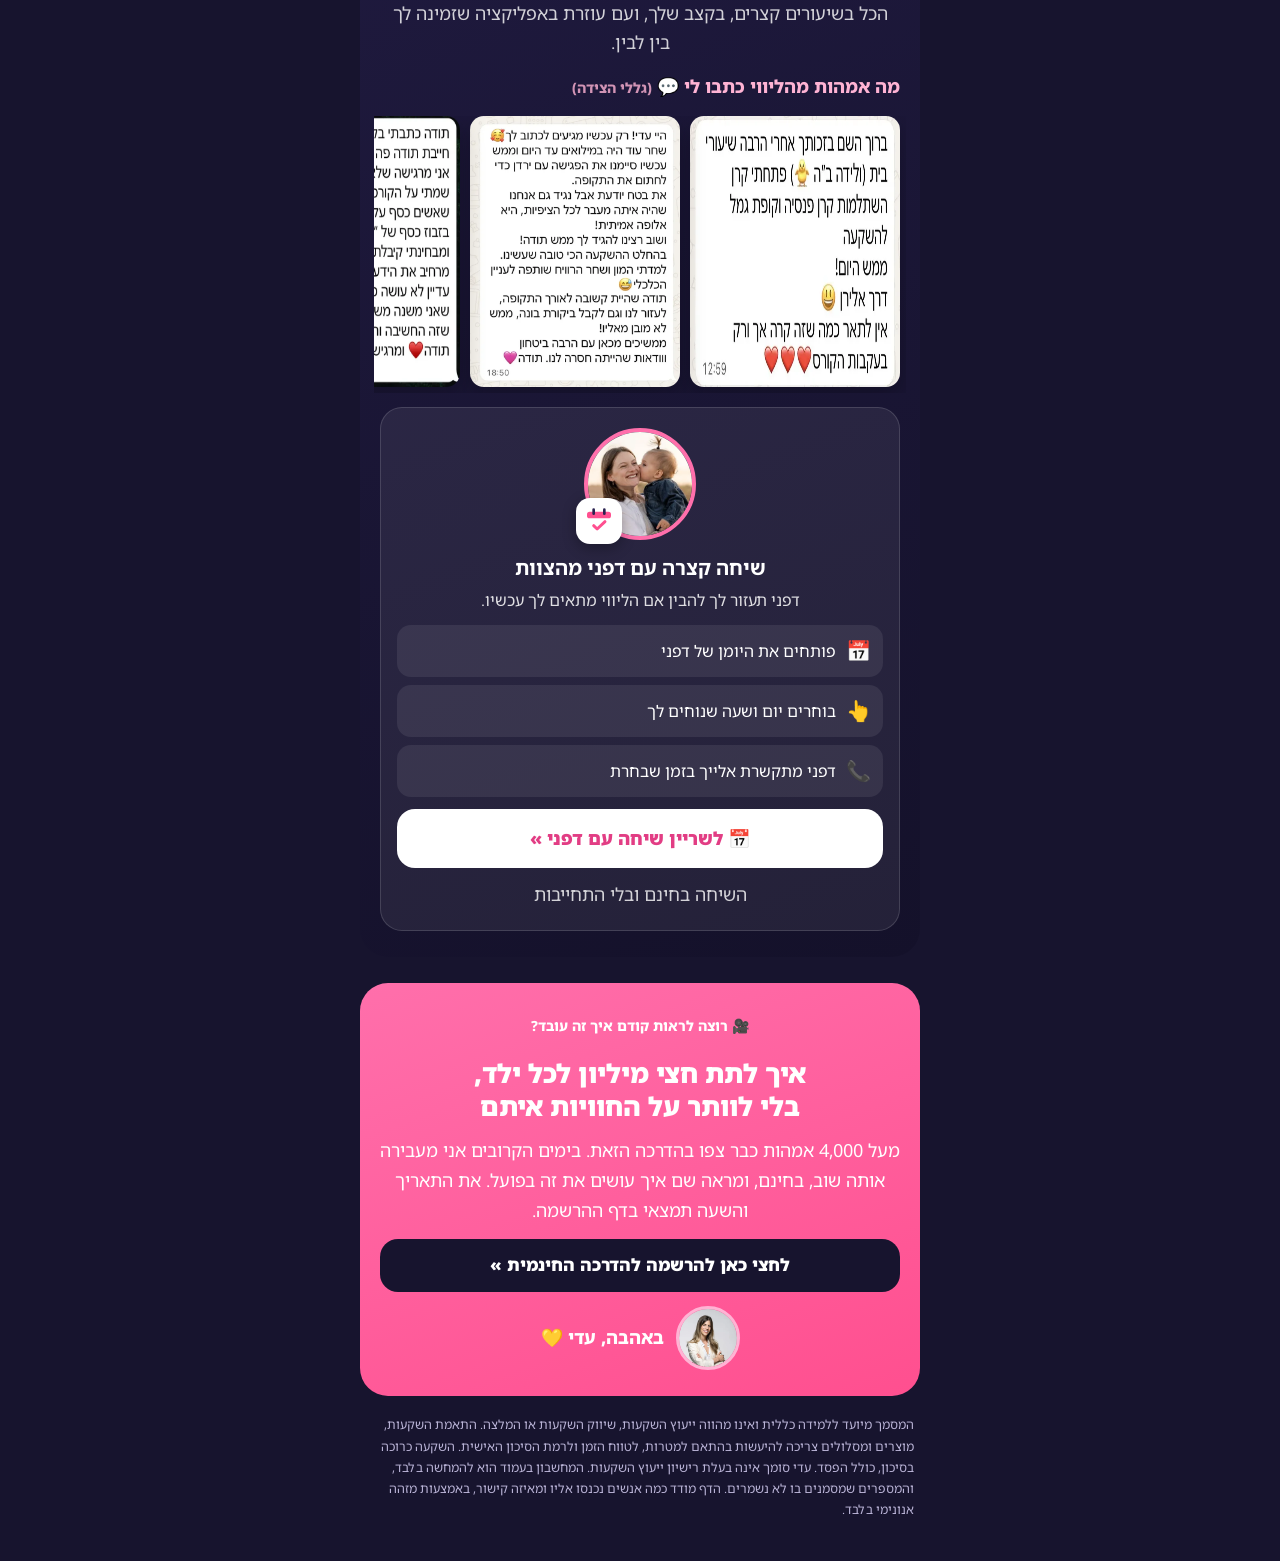
<file: wa/10-shanim/index.html>
<!doctype html>
<html lang="he" dir="rtl">
<head>
<meta charset="utf-8">
<meta name="viewport" content="width=device-width,initial-scale=1,viewport-fit=cover">
<title>מה הייתי עושה אם הייתי חוזרת 10 שנים אחורה | עדי סומך, אמא משקיעה</title>
<meta name="robots" content="noindex,follow">
<meta name="description" content="המסמך הסודי שלי שגרם לי להכפיל פי 8 את ההון העצמי שלנו: ארבעת הסודות, ארבעת המנועים ו-9 הצעדים שהייתי עושה אם הייתי מתחילה היום מהשקל הראשון.">
<meta property="og:type" content="article">
<meta property="og:locale" content="he_IL">
<meta property="og:title" content="מה הייתי עושה אם הייתי חוזרת 10 שנים אחורה 🤰🏻">
<meta property="og:description" content="ארבעה סודות, ארבעה מנועים ו-9 צעדים מהשקל הראשון. מתנה מעדי, אמא משקיעה.">
<meta name="theme-color" content="#17142E">
<link rel="preconnect" href="https://fonts.googleapis.com">
<link rel="stylesheet" href="https://fonts.googleapis.com/css2?family=Noto+Sans+Hebrew:wght@400;600;800;900&display=swap">
<link rel="stylesheet" href="../guide.css?v=5">
</head>
<body data-ref="wa-guide-10y">
<main class="app">

<section class="scr cover center" style="min-height:560px">
  <span class="tag">🎁 מתנה ממני אלייך</span>
  <h1 class="big">מה הייתי עושה<br>אם הייתי חוזרת<br><em>10 שנים אחורה</em></h1>
  <svg class="ill grow" viewBox="0 0 320 170" aria-hidden="true" style="max-height:180px">
    <defs><linearGradient id="gl" x1="0" x2="1"><stop offset="0" stop-color="#8AA6FF"/><stop offset="1" stop-color="#FF5FA2"/></linearGradient></defs>
    <path d="M20 150 H300" stroke="#3A3366" stroke-width="2"/>
    <path class="line" d="M24 140 C 70 136, 100 128, 130 122 S 190 100, 220 78 S 260 46, 290 22" fill="none" stroke="url(#gl)" stroke-width="8" stroke-linecap="round"/>
    <g class="coin" style="animation-delay:.6s;transform-origin:24px 140px"><circle cx="24" cy="140" r="12" fill="#FFC24B"/><text x="24" y="145" text-anchor="middle" font-size="13" font-weight="900" fill="#17142E" font-family="Noto Sans Hebrew,Arial">₪</text></g>
    <g class="coin" style="animation-delay:1.3s;transform-origin:130px 122px"><circle cx="130" cy="122" r="10" fill="#3DDBB0"/></g>
    <g class="coin" style="animation-delay:1.8s;transform-origin:220px 78px"><circle cx="220" cy="78" r="10" fill="#8AA6FF"/></g>
    <g class="coin" style="animation-delay:2.4s;transform-origin:290px 22px"><circle cx="290" cy="22" r="20" fill="#FF5FA2"/><text x="290" y="29" text-anchor="middle" font-size="17" font-weight="900" fill="#fff" font-family="Noto Sans Hebrew,Arial">×8</text></g>
  </svg>
  <p class="lead">המסמך הסודי שלי שגרם לי להכפיל פי 8 את ההון העצמי שלנו, והלוואי שהייתי יודעת לפני שהפכתי לאמא</p>
  <div class="sig"><img src="../img/portrait.webp" alt="עדי סומך"><p class="from">באהבה, עדי 💛</p></div>
</section>

<article class="story">

  <div class="letter">
    <p>המסמך שאת עומדת לקרוא מגיע ישירות מהלב שלי. אם הייתי נחשפת אליו לפני 10 שנים, הוא היה חוסך לי שנים של כאב ופחד.</p>
    <p>אני מחכה לשמוע אם זה היה ברור ועזר לך, תזכרי לחזור ולספר לי 🤍</p>
  </div>

  <div class="short">
    <h3>בקצרה</h3>
    <p>ביום אחד במרץ 2020 הבנתי כמה העתיד של המשפחה שלנו תלוי ביכולת שלי להמשיך לעבוד, ומשם שיניתי את הדרך שבה אני מסתכלת על כסף.</p>
    <p>במקום למדוד כמה יש לנו בעו״ש, התחלתי למדוד כמה מהכסף שהרווחנו הפך לנכסים. ככה ההון שלנו גדל ביותר מפי 8.</p>
    <p>כאן יש לך את <b>ארבעת הסודות, ארבעת המנועים ו-9 הצעדים</b> שהייתי עושה אם הייתי מתחילה היום מהשקל הראשון.</p>
  </div>

  <span class="kicker">הסיפור שלי</span>
  <h2>במשך שנים ידעתי להרוויח כסף</h2>
  <figure class="pol r"><img src="../img/brides.webp" alt="כלות שאיפרתי לפני 2020" loading="lazy"><figcaption>הכלות שלי, לפני 2020</figcaption></figure>
  <p>היה לי עסק מצליח לאיפור ושיער, היומן שלי היה מלא חודשים קדימה, והצלחנו גם לחסוך.</p>
  <p>ואז הגיע 17 במרץ 2020.</p>
  <p>באותו יום גיליתי שאני בהיריון עם אלה, ובמקביל מדינת ישראל נכנסה לסגר הראשון. החתונות נעצרו, וכלות ביקשו לקבל בחזרה את המקדמות שלהן.</p>
  <figure class="pol"><img src="../img/preg2020.webp" alt="עדי ומני, מרץ 2020" loading="lazy"><figcaption>אני ומני, מרץ 2020</figcaption></figure>
  <p class="pull">וברגע אחד הבנתי עד כמה העתיד שלנו <em>תלוי ביכולת שלי להמשיך לעבוד.</em></p>
  <p>הכסף שחסכנו נתן לנו אוויר. הנכסים שבנינו אחר כך נתנו לנו ביטחון.</p>
  <p>מאותו רגע שיניתי את הדרך שבה אני מסתכלת על כסף. במקום למדוד כמה כסף יש לנו בעו״ש, התחלתי למדוד <b>כמה מהכסף שהרווחנו הפך לנכסים ונשאר בבעלותנו.</b></p>
  <figure class="pol r"><img src="../img/family.webp" alt="עדי, מני, אלה ואביב" loading="lazy"><figcaption>אנחנו היום 💛</figcaption></figure>
  <p>זה המנגנון שעזר לנו להגדיל את ההון העצמי שלנו ביותר מפי 8, ואנחנו ממש רגע לפני המשכנתא על הדירה השלישית שלנו.</p>
  <p><b>אם גם את מרגישה שאתם מרוויחים, אבל הכסף לא באמת בונה לכם משהו, המסמך הזה בשבילך.</b></p>

  <span class="kicker">הסוד הראשון</span>
  <h2>מדדתי הון, במקום רק הכנסה</h2>
  <p>המספר המרכזי שהתחלתי לעקוב אחריו היה ההון העצמי שלנו. החישוב שלו פשוט:</p>
  <div class="eq" style="margin:4px 0 18px"><span class="a">כל הנכסים</span><i>−</i><span class="l">כל ההתחייבויות</span><i>=</i><span class="r">ההון העצמי</span></div>
  <p>בצד של הנכסים חיברתי את הכסף הנזיל, תיקי ההשקעות, הפנסיות, קרנות ההשתלמות, הקופות והחלק שלנו בנכסי הנדל״ן. בצד של ההתחייבויות חיברתי את המשכנתאות, ההלוואות וכל סכום שאנחנו עדיין חייבים.</p>

  <div class="box dk">
    <span class="btitle">✨ תשחקי איתי: כמה ההון העצמי שלכם?</span>
    <p class="small">תזיזי את הסכומים. לא צריך מספרים מדויקים, ושום דבר לא נשמר.</p>
    <div class="calc">
      <div class="slide plus"><label for="c1">💧 כסף נזיל (עו״ש, חסכונות)<b id="o1"></b></label><input type="range" id="c1" min="0" max="300000" step="5000" value="60000"></div>
      <div class="slide plus"><label for="c2">📈 תיקי השקעות וקופות גמל<b id="o2"></b></label><input type="range" id="c2" min="0" max="500000" step="5000" value="40000"></div>
      <div class="slide plus"><label for="c3">🏛️ פנסיות וקרנות השתלמות<b id="o3"></b></label><input type="range" id="c3" min="0" max="1500000" step="10000" value="350000"></div>
      <div class="slide plus"><label for="c4">🏠 החלק שלכם בנדל״ן (השווי)<b id="o4"></b></label><input type="range" id="c4" min="0" max="4000000" step="50000" value="1800000"></div>
      <div class="slide minus"><label for="c5">➖ משכנתאות, הלוואות וחובות<b id="o5"></b></label><input type="range" id="c5" min="0" max="4000000" step="50000" value="1200000"></div>
    </div>
    <div class="result" aria-live="polite">
      <span>ההון העצמי שלכם, לפי מה שסימנת</span>
      <div class="n" id="eqv"></div>
      <div class="balbar" aria-hidden="true"><i id="bA" style="background:#3DDBB0"></i><i id="bL" style="background:#FFB3D4"></i></div>
      <span id="eqline"></span>
    </div>
  </div>

  <p>המספר הזה הראה לי כמה באמת בנינו. <b>משכורת מראה כמה כסף נכנס החודש. הון עצמי מראה כמה מהכסף שהרווחנו לאורך השנים הצלחנו לשמור, להשקיע ולהפוך לנכסים.</b></p>
  <p>פעם בכמה חודשים חזרתי למספר הזה ובדקתי אם הוא גדל.</p>

  <span class="kicker">הסוד השני</span>
  <h2>בניתי מנגנון, במקום להסתמך על כוח רצון</h2>
  <p>יצרתי מסלול קבוע לכסף שלנו:</p>
  <div class="box mn">
    <div class="flow" aria-label="המסלול של הכסף">
      <div class="src">💸 ההכנסה נכנסת</div>
      <div class="arr">↓ הוראת קבע אוטומטית ↓</div>
      <div class="to">
        <div><span class="e">🛟</span>לביטחון</div>
        <div><span class="e">🎯</span>למטרות הקרובות</div>
        <div><span class="e">🌳</span>לרכישת נכסים</div>
      </div>
    </div>
  </div>
  <p class="pull">ההחלטה התקבלה <em>מראש.</em></p>
  <p>ככה הוראת הקבע הפכה מבחינתי לאחד הכלים הכי חשובים בבניית הון. בכל חודש, עוד לפני שהכסף נטמע בהוצאות השוטפות, חלק ממנו עבר להשקעות.</p>
  <p>זה התחיל מהסכום שהתאים לנו באותו זמן. כשההכנסה גדלה, הגדלנו גם את הסכום שעבר לנכסים.</p>
  <p>המטרה שלי הייתה להגדיל בהדרגה את <b>"קצב רכישת הנכסים"</b> שלנו: כמה כסף מתוך ההכנסה שלנו הופך בכל חודש למשהו שנשאר בבעלותנו ויכול להמשיך לצמוח.</p>

  <div class="box cr">
    <span class="btitle">💡 הכלל שלי</span>
    <p style="margin:0">יש לי <b>סכום קבוע</b> שאני שומרת בעו״ש, מספר אחד שאני יודעת בעל פה.</p>
    <p style="margin:0">⬇️ <b>ירד ממנו?</b> סימן שהוצאנו החודש יותר. אני מושכת מקרן החירום ומעבירה לעו״ש, כדי להגן על הסכום הזה.</p>
    <p style="margin:0">⬆️ <b>יש יותר?</b> מעבירה אותו להשקעות לטווח קרוב או רחוק, לפי המטרה הבאה שלנו.</p>
    <p style="margin:0">ככה אני לא צריכה לעקוב כל חודש על מה בדיוק הוצאתי, אלא <b>לנהל את הדברים מלמעלה.</b></p>
  </div>

  <span class="kicker">הסוד השלישי</span>
  <h2>נתתי לכל שקל תפקיד, לפי הזמן</h2>
  <p>חילקתי את הכסף שלנו לארבעה כדים. החלוקה הזאת אפשרה לי לשלב בין ביטחון לבין צמיחה.</p>

  <div class="box dk">
    <span class="btitle">✨ תשחקי איתי: לאיזה כד הכסף הזה הולך?</span>
    <div class="jars" aria-hidden="true">
      <div class="jar" data-j="0"><svg viewBox="0 0 80 100"><rect x="22" y="6" width="36" height="12" rx="4" fill="#8AA6FF"/><path d="M16 22h48a6 6 0 0 1 6 6v58a10 10 0 0 1-10 10H20a10 10 0 0 1-10-10V28a6 6 0 0 1 6-6z" fill="rgba(138,166,255,.2)" stroke="#8AA6FF" stroke-width="3"/><rect x="14" y="60" width="52" height="32" rx="8" fill="#8AA6FF"/><text x="40" y="82" text-anchor="middle" font-size="18" font-family="Arial">💳</text></svg>עו״ש</div>
      <div class="jar" data-j="1"><svg viewBox="0 0 80 100"><rect x="22" y="6" width="36" height="12" rx="4" fill="#3DDBB0"/><path d="M16 22h48a6 6 0 0 1 6 6v58a10 10 0 0 1-10 10H20a10 10 0 0 1-10-10V28a6 6 0 0 1 6-6z" fill="rgba(61,219,176,.2)" stroke="#3DDBB0" stroke-width="3"/><rect x="14" y="48" width="52" height="44" rx="8" fill="#3DDBB0"/><text x="40" y="78" text-anchor="middle" font-size="18" font-family="Arial">🛟</text></svg>קרן חירום</div>
      <div class="jar" data-j="2"><svg viewBox="0 0 80 100"><rect x="22" y="6" width="36" height="12" rx="4" fill="#FFC24B"/><path d="M16 22h48a6 6 0 0 1 6 6v58a10 10 0 0 1-10 10H20a10 10 0 0 1-10-10V28a6 6 0 0 1 6-6z" fill="rgba(255,194,75,.2)" stroke="#FFC24B" stroke-width="3"/><rect x="14" y="40" width="52" height="52" rx="8" fill="#FFC24B"/><text x="40" y="74" text-anchor="middle" font-size="18" font-family="Arial">🎯</text></svg>מטרות קרובות</div>
      <div class="jar" data-j="3"><svg viewBox="0 0 80 100"><rect x="22" y="6" width="36" height="12" rx="4" fill="#FF5FA2"/><path d="M16 22h48a6 6 0 0 1 6 6v58a10 10 0 0 1-10 10H20a10 10 0 0 1-10-10V28a6 6 0 0 1 6-6z" fill="rgba(255,95,162,.2)" stroke="#FF5FA2" stroke-width="3"/><rect x="14" y="30" width="52" height="62" rx="8" fill="#FF5FA2"/><text x="40" y="70" text-anchor="middle" font-size="18" font-family="Arial">🌳</text></svg>טווח רחוק</div>
    </div>
    <p style="margin:0;font-weight:800">מתי תצטרכי את הכסף?</p>
    <div class="picker picker4" role="group" aria-label="מתי תצטרכי את הכסף">
      <button type="button" data-j="0" aria-pressed="false">החודש<small>שכירות, קניות, חוגים</small></button>
      <button type="button" data-j="1" aria-pressed="false">אם משהו יקרה<small>ההכנסה נעצרת, הוצאה גדולה</small></button>
      <button type="button" data-j="2" aria-pressed="false">בשנים הקרובות<small>רכב, מקדמה, חופשה</small></button>
      <button type="button" data-j="3" aria-pressed="true">בעוד הרבה שנים<small>הילדים, החופש שלנו</small></button>
    </div>
    <p class="jarwhy" id="jarwhy" aria-live="polite"></p>
  </div>

  <p>קרן החירום נשמרה במקום נזיל ובסיכון נמוך, כי התפקיד שלה הוא להיות זמינה. כסף למטרות קרובות קיבל מסלול שמתאים למועד שבו נצטרך אותו. והכסף לטווח הרחוק הופנה להשקעות ארוכות טווח ומפוזרות.</p>
  <p class="pull">בכל החלטה שאלתי שאלה אחת: <em>מתי נצטרך את הכסף הזה?</em><br>התשובה קבעה מה המקום הנכון עבורו.</p>

  <span class="kicker">הסוד הרביעי</span>
  <h2>התחלתי מהכסף שכבר היה לנו</h2>
  <p>לפני שהעברתי עוד כסף להשקעה חדשה, בדקתי מה קורה עם הכסף שכבר צברנו. עברתי על הפנסיות, קרנות ההשתלמות, הקופות, החסכונות וההשקעות, ובדקתי:</p>
  <div class="box pk">
    <div class="checks4">
      <div class="ck"><span class="e">🧭</span><b>באיזה מסלול</b><span>איפה הכסף נמצא היום</span></div>
      <div class="ck"><span class="e">🏷️</span><b>דמי ניהול</b><span>כמה אנחנו משלמים</span></div>
      <div class="ck"><span class="e">🎢</span><b>רמת סיכון</b><span>והאם היא מתאימה לנו</span></div>
      <div class="ck"><span class="e">⏳</span><b>טווח ותפקיד</b><span>מתי נצטרך, ובשביל מה</span></div>
    </div>
  </div>
  <p>הבנתי שההון שלנו יכול לגדול <b>גם דרך החלטות טובות יותר לגבי כסף שכבר קיים</b>, ולא רק על כסף חדש.</p>
  <p>שינוי מסלול, הפחתת דמי ניהול, סגירת הלוואה יקרה או העברת כסף שעמד בלי מטרה, יכולים להשפיע במשך שנים קדימה, ותכלס בפני עצמם ייצרו לנו כמה מיליונים לעתיד. זה לא כסף שאני משתמשת בו היום, אבל הוא חד משמעית חלק מההון העצמי שלנו.</p>

  <span class="kicker">ארבעת המנועים</span>
  <h2>מה הגדיל את ההון שלנו</h2>
  <p>הגידול בהון שלנו נוצר מחיבור בין ארבעה מנועים שפעלו במקביל:</p>
  <div class="engine"><span class="e">💼</span><div><h3>מנוע 1: הגדלת ההכנסה</h3><p>העסק היה מנוע משמעותי. ככל שהצלחתי לייצר יותר הכנסה, הייתה לנו יכולת גדולה יותר לרכוש נכסים. לכן חלק מהכסף הופנה גם להשקעה בעסק, במוצרים חדשים, בשיווק ובמקורות הכנסה נוספים. רק על ייעוץ ופיתוח עסקי הוצאתי בשנתיים האחרונות מעל 150,000 ₪, וזה הכניס הרבה יותר.</p></div></div>
  <div class="engine"><span class="e">📈</span><div><h3>מנוע 2: השקעות קבועות בשוק ההון</h3><p>השקעות לטווח ארוך שמבוססות על פיזור, עלויות נמוכות והתמדה. דרך פשוטה שאפשר להמשיך איתה גם בתקופות עמוסות, וגם כשהשוק עולה או יורד. הוראות הקבע המשיכו לרכוש לנו נכסים בכל חודש, והתשואה נשארה מושקעת ויצרה תשואה נוספת.</p></div></div>
  <div class="engine"><span class="e">🏛️</span><div><h3>מנוע 3: נכסים פנסיוניים</h3><p>גם הכסף הזה שייך לנו, מושקע עבורנו ויכול לצמוח עשרות שנים. בדקנו מסלולים, דמי ניהול והתאמה לטווח שלנו. במקום להתייחס אליו ככסף רחוק שאפשר לשכוח, התייחסנו אליו כמנוע נוסף.</p></div></div>
  <div class="engine"><span class="e">🏠</span><div><h3>מנוע 4: נדל״ן ומינוף מחושב</h3><p>כשהיה לנו בסיס יציב יותר, השתמשנו בחלק מההון כדי לרכוש נדל״ן. בכל עסקה בדקנו את ההון שנדרש, גובה ההתחייבות, ההחזר החודשי, הסיכונים ואפשרויות היציאה.</p></div></div>

  <span class="kicker">הסוד הגדול באמת</span>
  <h2>הגדלנו את הסכום שנכנס למשחק</h2>
  <ul class="bul">
    <li>הרווחנו יותר.</li>
    <li>העברנו יותר כסף לנכסים.</li>
    <li>הכסף שכבר השקענו המשיך לצמוח.</li>
    <li>החזרי המשכנתאות הגדילו את החלק שלנו בנכסים.</li>
    <li>הפנסיות וקרנות ההשתלמות המשיכו להיצבר.</li>
  </ul>
  <p>בכל פעם שנכנס סכום נוסף, בונוס, רווח גבוה יותר בעסק או עלייה בהכנסה, חלק ממנו הופנה להגדלת ההון. <b>כך הצלחנו גם להעלות את רמת החיים שלנו וגם להגדיל את קצב רכישת הנכסים.</b></p>

  <span class="kicker">🤰🏻 אם הייתי מתחילה היום מהשקל הראשון</span>
  <h2>זה הסדר המדויק שבו הייתי פועלת</h2>
  <div class="mini-steps">
    <div>מחשבת את ההון העצמי שלי ורושמת את נקודת הפתיחה.</div>
    <div>בונה קרן חירום נזילה שמתאימה להוצאות וליציבות של המשפחה.</div>
    <div>ממפה את הפנסיה, קרן ההשתלמות, החסכונות וההשקעות שכבר קיימים.</div>
    <div>מחלקת את הכסף לארבעת הכדים: עו״ש, קרן חירום, מטרות קרובות וטווח רחוק.</div>
    <div>פותחת השקעה פשוטה, מפוזרת ומתאימה לטווח ארוך.</div>
    <div>מגדירה הוראת קבע שיוצאת סמוך לכניסת ההכנסה.</div>
    <div>מגדילה את קצב רכישת הנכסים בכל פעם שההכנסה גדלה.</div>
    <div>בוחנת נדל״ן ומינוף רק מתוך בסיס יציב ויכולת לעמוד בהתחייבות.</div>
    <div>מודדת את ההון העצמי אחת לתקופה ומחליטה מה הנכס הבא.</div>
  </div>
  <p>זה המסמך שהייתי רוצה לקבל כשאני התחלתי.</p>
  <p class="pull">הדרך שלנו להגדיל את ההון ביותר מפי 8 הייתה בנויה <em>מעוד החלטה, ועוד נכס, ועוד הוראת קבע.</em></p>
  <p style="margin:0">לאורך זמן, ההחלטות הקטנות התחברו למערכת ששינתה את הביטחון ואת האפשרויות של המשפחה שלנו.</p>
</article>

<section class="end dk" id="livui">
  <span class="tag">💛 הצעד הבא, אם תרצי</span>
  <h2>את מה שעשיתי אצלי בבית, אני בונה היום יחד עם אמהות</h2>
  <img class="mock" src="../img/mockup-inside.webp" alt="המערכת של הליווי בטלפון ובמחשב" loading="lazy">
  <p>בליווי של אמא משקיעה עוברות כד אחרי כד, ונותנות לכל שקל מטרה וטווח זמן:</p>
  <div class="road">
    <div><i>🔎</i>ממפות את הכסף שכבר יש לך</div>
    <div><i>🛟</i>בונות כרית ביטחון ברורה</div>
    <div><i>🎯</i>לכל שקל מטרה וטווח זמן</div>
    <div><i>🧩</i>הרכב תיק אישי, ממערכת של יועץ השקעות מוסמך</div>
    <div><i>🔁</i>הוראת קבע שרצה כל חודש</div>
  </div>
  <p class="small">הכל בשיעורים קצרים, בקצב שלך, ועם עוזרת באפליקציה שזמינה לך בין לבין.</p>
  <p class="tlabel">מה אמהות מהליווי כתבו לי 💬 <span class="small">(גללי הצידה)</span></p>
  <div class="tstrip sm">
    <img src="../img/g04-openacc.webp" alt="עדות: פתחתי קרן השתלמות, פנסיה וקופת גמל להשקעה">
    <img src="../img/wa-t-livui.webp" alt="עדות מהליווי">
    <img src="../img/g14-gift.webp" alt="עדות מהליווי">
    <img src="../img/g07-apartment.webp" alt="עדות: קנינו דירה להשקעה">
  </div>
  <div class="dafni">
    <div class="dpic"><img src="../img/dafni.webp" alt="דפני מהצוות של אמא משקיעה"><span class="cal" aria-hidden="true"><svg viewBox="0 0 24 24"><rect x="3" y="5" width="18" height="16" rx="3" fill="#fff"/><rect x="3" y="5" width="18" height="5" rx="2" fill="#FF4F8F"/><rect x="7" y="2.5" width="2" height="5" rx="1" fill="#2B2350"/><rect x="15" y="2.5" width="2" height="5" rx="1" fill="#2B2350"/><path d="M8 15.5l2.6 2.5L16.5 12.5" fill="none" stroke="#FF4F8F" stroke-width="2.2" stroke-linecap="round" stroke-linejoin="round"/></svg></span></div>
    <div class="dtxt"><b>שיחה קצרה עם דפני מהצוות</b><span>דפני תעזור לך להבין אם הליווי מתאים לך עכשיו.</span></div>
    <div class="dsteps"><div><i>📅</i>פותחים את היומן של דפני</div><div><i>👆</i>בוחרים יום ושעה שנוחים לך</div><div><i>📞</i>דפני מתקשרת אלייך בזמן שבחרת</div></div>
    <a class="cta wide" data-cta="livui" href="https://calendly.com/daphneweiss1997/30min?utm_source=whatsapp&amp;utm_medium=guide&amp;utm_campaign=livui&amp;utm_content=guide-10y" target="_blank" rel="noopener">📅 לשריין שיחה עם דפני »</a>
    <p class="small">השיחה בחינם ובלי התחייבות</p>
  </div>
</section>

<section class="end pk">
  <span class="tag">🎥 רוצה לראות קודם איך זה עובד?</span>
  <h2>איך לתת חצי מיליון לכל ילד, בלי לוותר על החוויות איתם</h2>
  <p>מעל 4,000 אמהות כבר צפו בהדרכה הזאת. בימים הקרובים אני מעבירה אותה שוב, בחינם, ומראה שם איך עושים את זה בפועל. את התאריך והשעה תמצאי בדף ההרשמה.</p>
  <a class="cta dk" data-cta="webinar" href="https://adinahirr-commits.github.io/webinar-500k/?ref=wa-guide-10y&amp;utm_source=whatsapp&amp;utm_medium=group&amp;utm_campaign=webinar1512&amp;utm_content=guide-10y" target="_blank" rel="noopener">לחצי כאן להרשמה להדרכה החינמית »</a>
  <div class="sig"><img src="../img/portrait.webp" alt="עדי סומך"><p class="from" style="color:#fff">באהבה, עדי 💛</p></div>
</section>

<p class="disc">המסמך מיועד ללמידה כללית ואינו מהווה ייעוץ השקעות, שיווק השקעות או המלצה. התאמת השקעות, מוצרים ומסלולים צריכה להיעשות בהתאם למטרות, לטווח הזמן ולרמת הסיכון האישית. השקעה כרוכה בסיכון, כולל הפסד. עדי סומך אינה בעלת רישיון ייעוץ השקעות. המחשבון בעמוד הוא להמחשה בלבד, והמספרים שמסמנים בו לא נשמרים. הדף מודד כמה אנשים נכנסו אליו ומאיזה קישור, באמצעות מזהה אנונימי בלבד.</p>

</main>
<script>
(function(){
  function fmt(n){ return (n<0?'−':'') + Math.abs(Math.round(n)).toLocaleString('he-IL') + ' ₪'; }
  var ids=['c1','c2','c3','c4','c5'];
  function calc(){
    var v=ids.map(function(id){return +document.getElementById(id).value;});
    v.forEach(function(x,i){ document.getElementById('o'+(i+1)).textContent = fmt(x); });
    var A=v[0]+v[1]+v[2]+v[3], L=v[4], E=A-L;
    var el=document.getElementById('eqv'); el.textContent=fmt(E); el.className='n'+(E<0?' neg':'');
    var tot=Math.max(A+L,1);
    document.getElementById('bA').style.width=(A/tot*100)+'%';
    document.getElementById('bL').style.width=(L/tot*100)+'%';
    document.getElementById('eqline').textContent='נכסים '+fmt(A)+' · התחייבויות '+fmt(L);
  }
  ids.forEach(function(id){ document.getElementById(id).addEventListener('input',calc); });
  calc();
  var WHY=[
    '<b>כד העו״ש:</b> הכסף של החודש, עם סכום קבוע שאני שומרת בו.',
    '<b>כד קרן החירום:</b> כסף נזיל וזמין, למקרה שההכנסה נעצרת או שמגיעה הוצאה גדולה.',
    '<b>כד המטרות הקרובות:</b> כסף שנרצה להשתמש בו בשנים הקרובות.',
    '<b>כד הטווח הרחוק:</b> כסף שמיועד לבניית הון, ויכול לקבל זמן לצמוח.'
  ];
  var btns=document.querySelectorAll('.picker4 button'), jars=document.querySelectorAll('.jar');
  function pick(j){
    btns.forEach(function(b){ b.setAttribute('aria-pressed', b.dataset.j==j?'true':'false'); });
    jars.forEach(function(x){ x.classList.toggle('on', x.dataset.j==j); });
    document.getElementById('jarwhy').innerHTML=WHY[j];
  }
  btns.forEach(function(b){ b.addEventListener('click', function(){ pick(b.dataset.j); }); });
  pick(3);
})();
</script>
<script src="../track.js?v=1"></script>
</body>
</html>
</file>
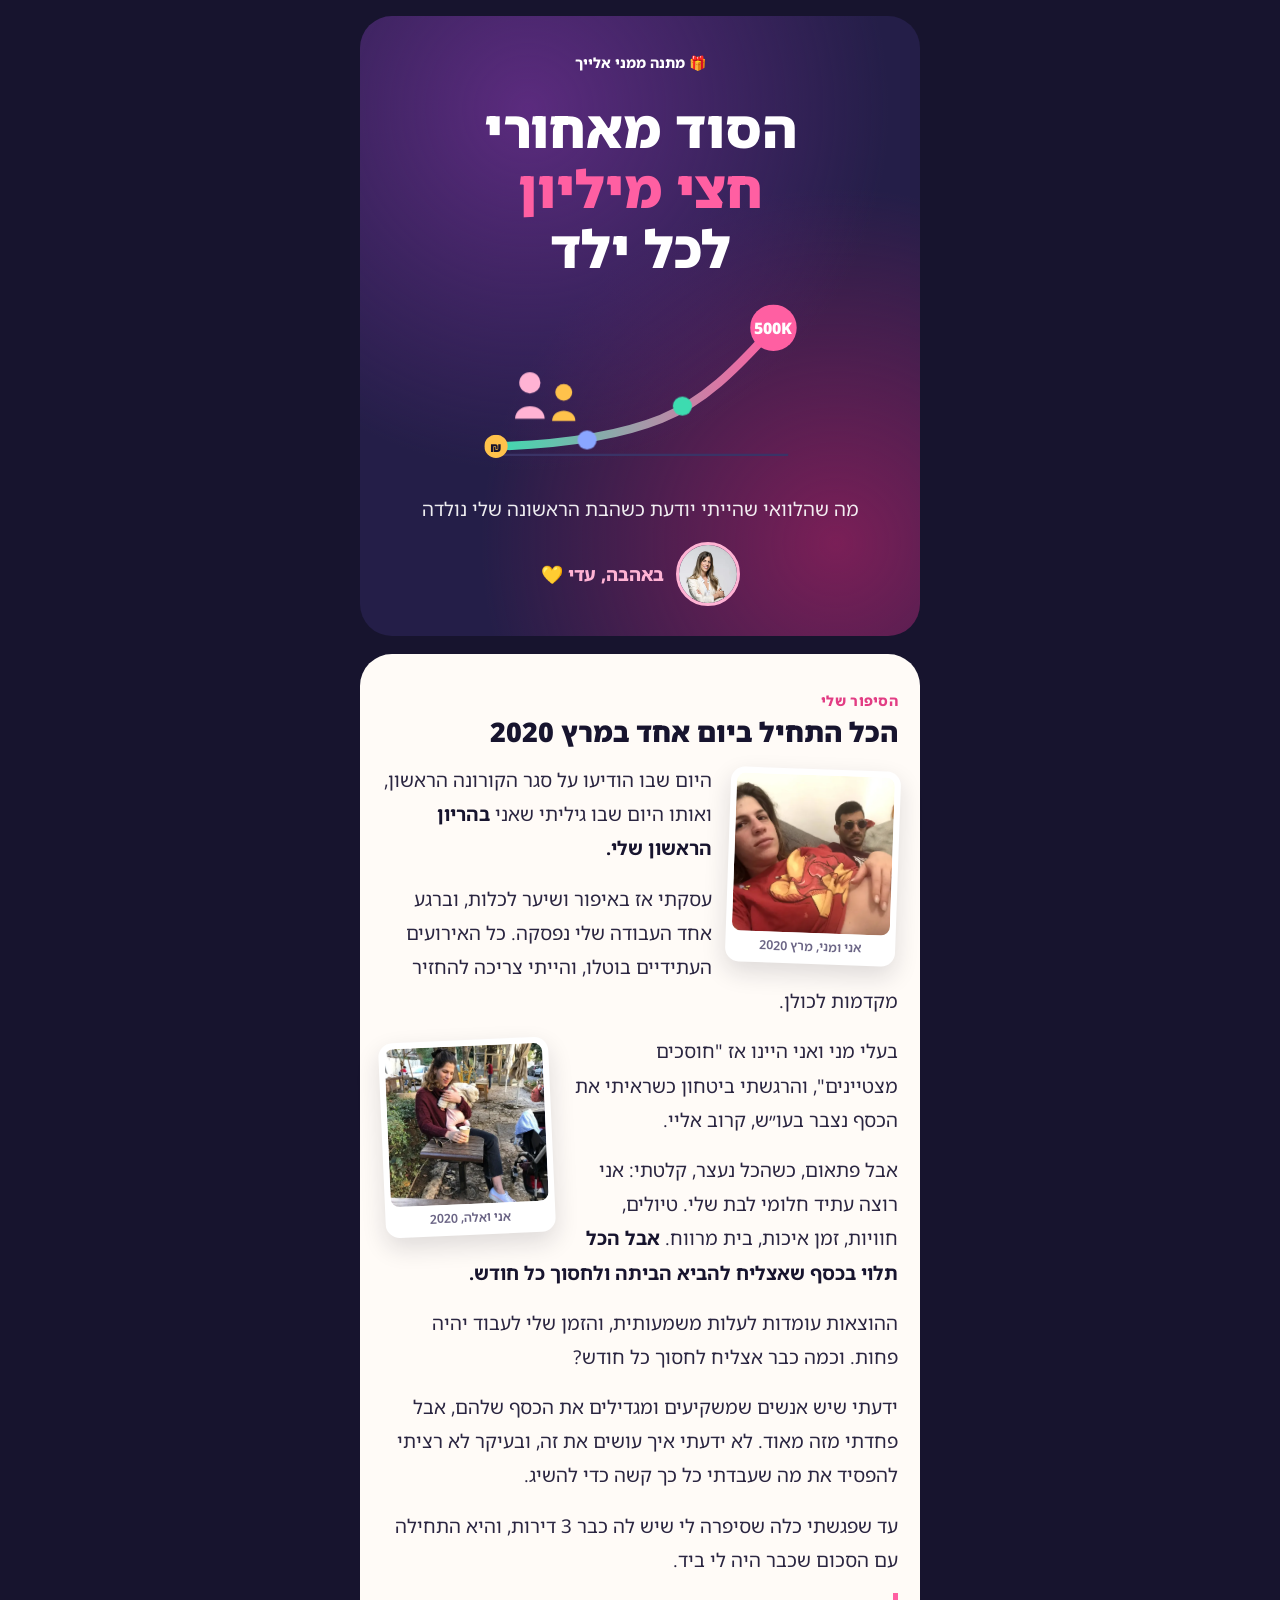
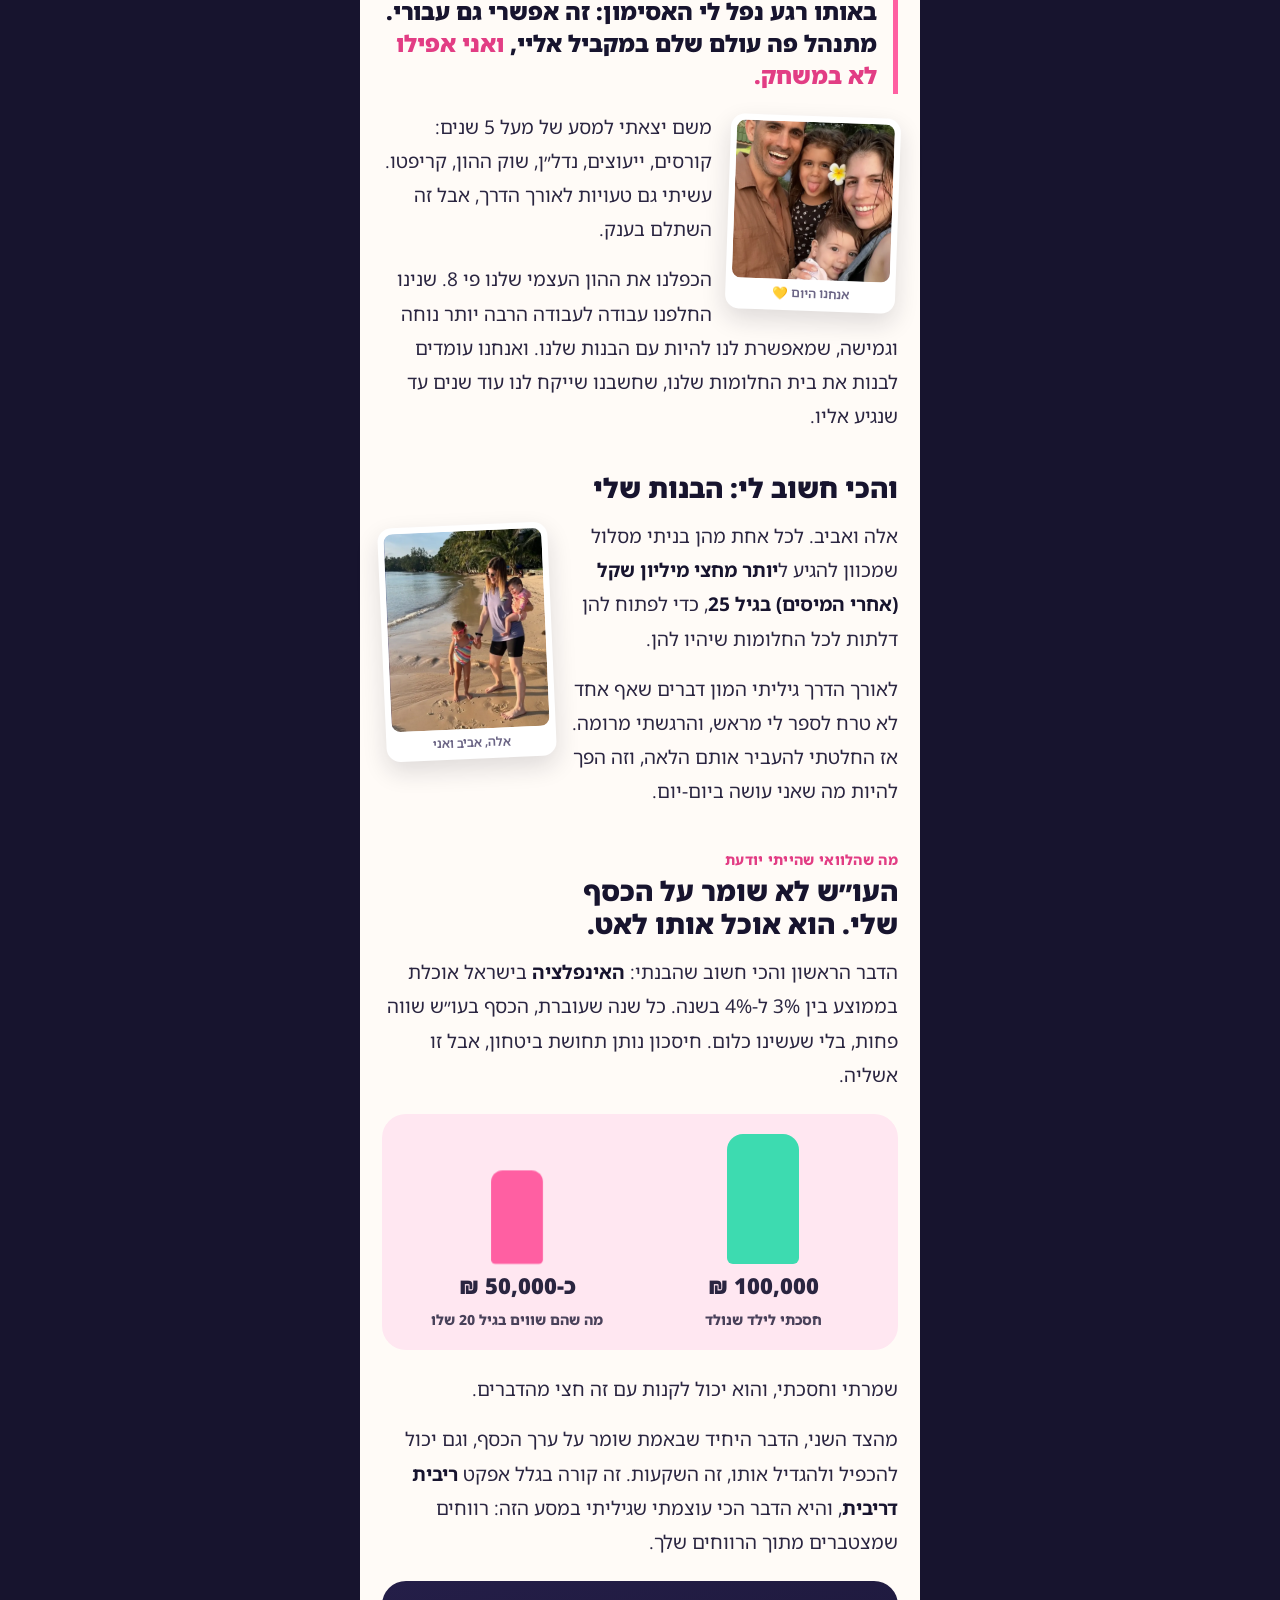
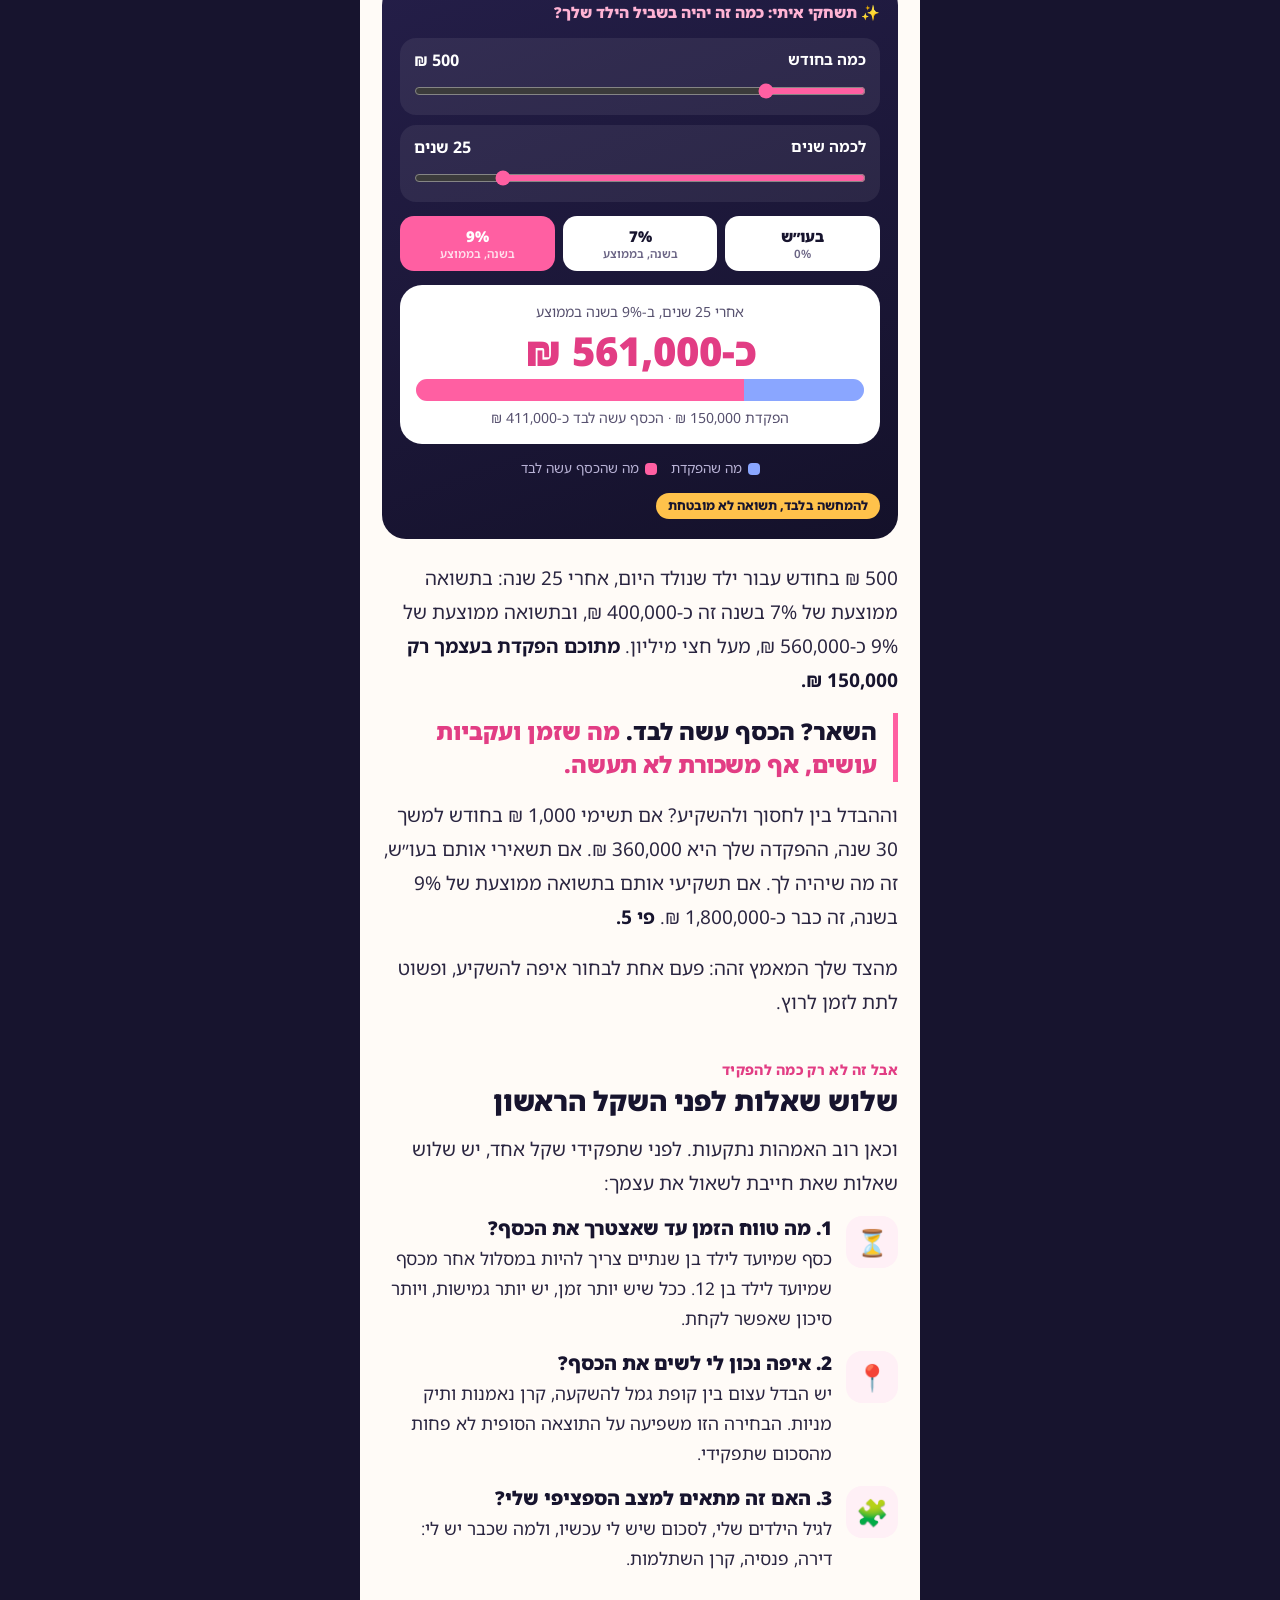
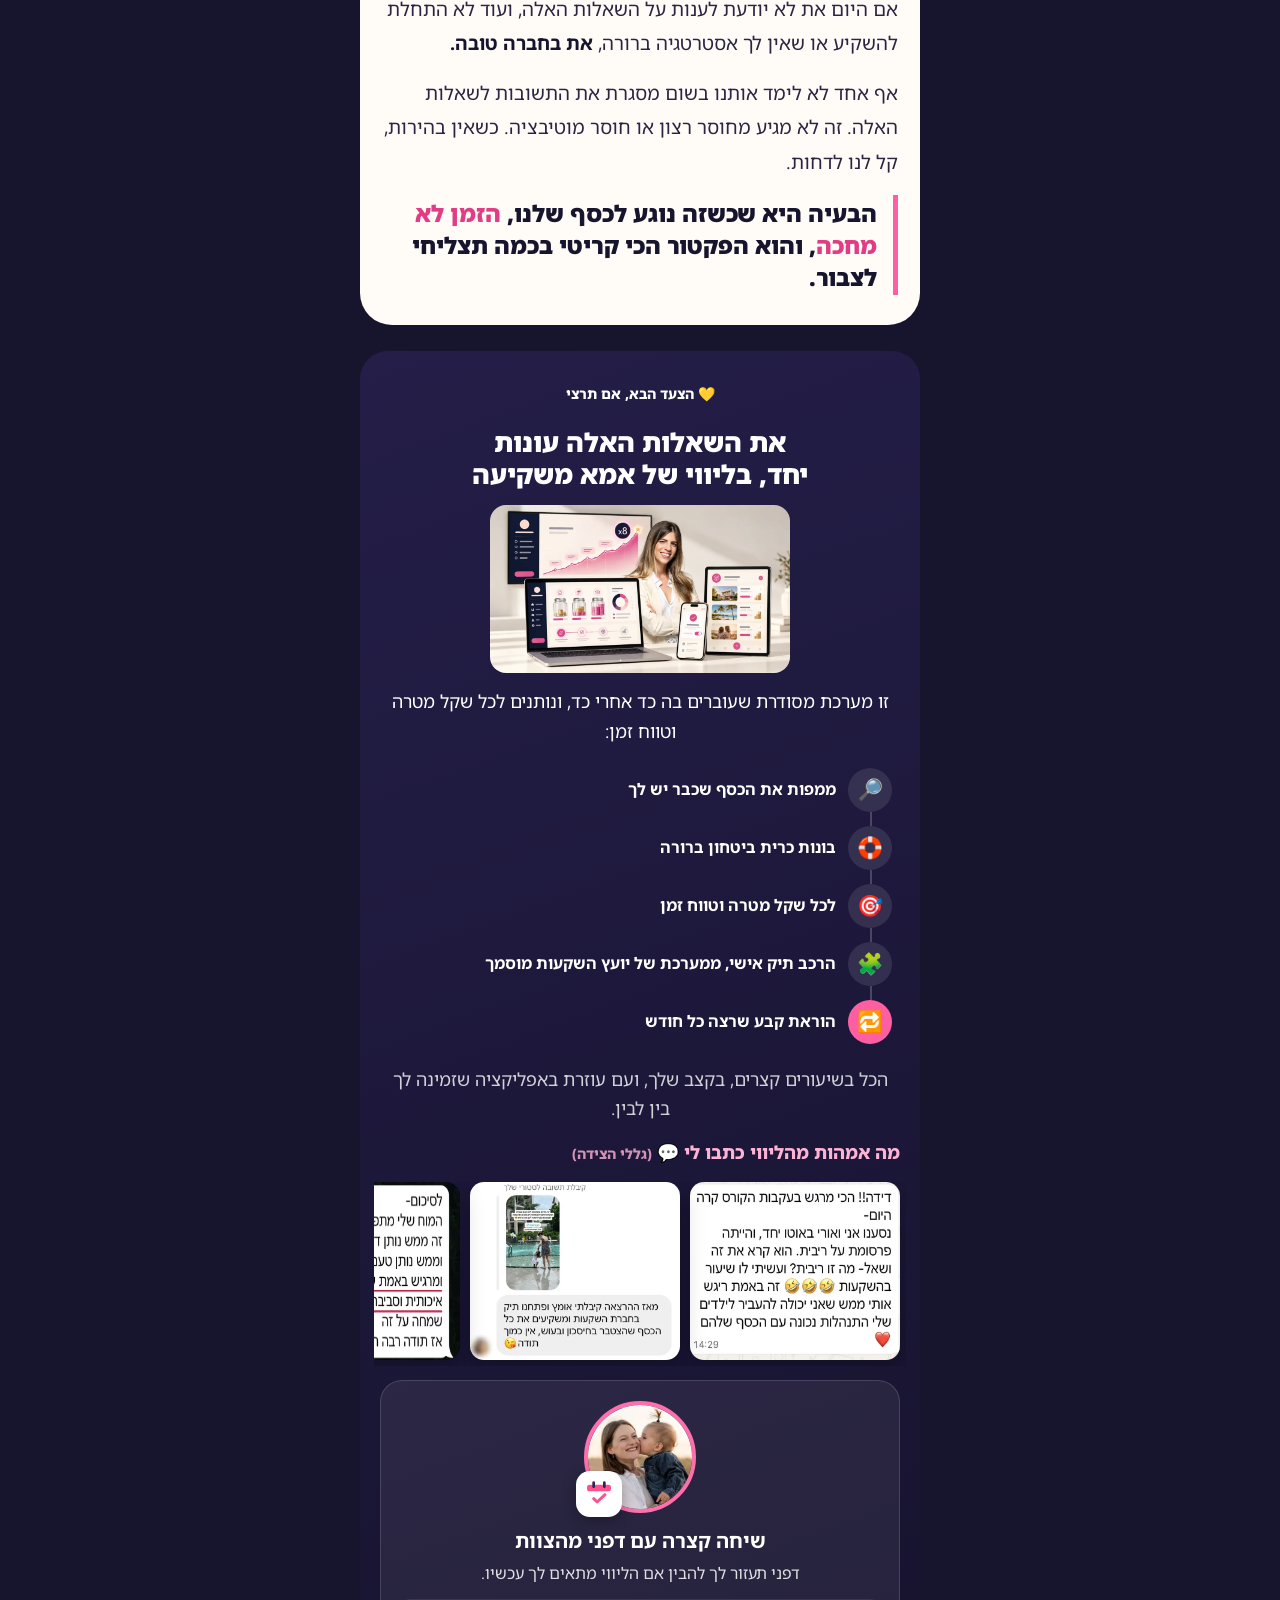
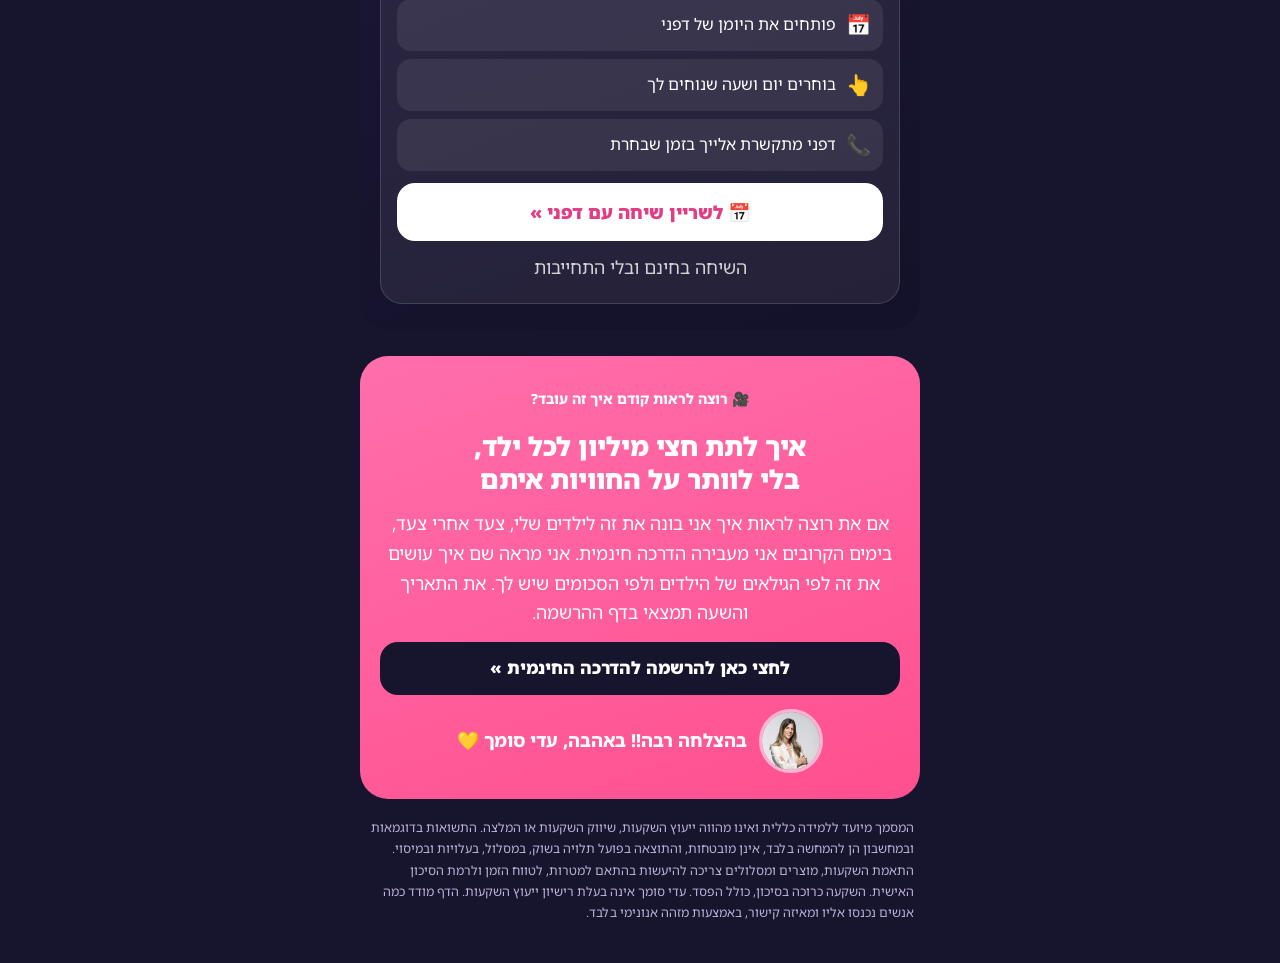
<file: wa/500k/index.html>
<!doctype html>
<html lang="he" dir="rtl">
<head>
<meta charset="utf-8">
<meta name="viewport" content="width=device-width,initial-scale=1,viewport-fit=cover">
<title>הסוד מאחורי חצי מיליון לכל ילד | עדי סומך, אמא משקיעה</title>
<meta name="robots" content="noindex,follow">
<meta name="description" content="איך בניתי לכל אחת מהבנות שלי מסלול שמכוון ליותר מחצי מיליון שקל בגיל 25, ושלוש השאלות שחייבים לשאול לפני שמפקידים שקל אחד.">
<meta property="og:type" content="article">
<meta property="og:locale" content="he_IL">
<meta property="og:title" content="הסוד מאחורי חצי מיליון לכל ילד 💰">
<meta property="og:description" content="מה שהלוואי שהייתי יודעת: האינפלציה, ריבית דריבית, ושלוש השאלות לפני השקל הראשון. מתנה מעדי, אמא משקיעה.">
<meta name="theme-color" content="#17142E">
<link rel="preconnect" href="https://fonts.googleapis.com">
<link rel="stylesheet" href="https://fonts.googleapis.com/css2?family=Noto+Sans+Hebrew:wght@400;600;800;900&display=swap">
<link rel="stylesheet" href="../guide.css?v=5">
</head>
<body data-ref="wa-guide-500k">
<main class="app">

<section class="scr cover center" style="min-height:560px">
  <span class="tag">🎁 מתנה ממני אלייך</span>
  <h1 class="big">הסוד מאחורי<br><em>חצי מיליון</em><br>לכל ילד</h1>
  <svg class="ill grow" viewBox="0 0 320 170" aria-hidden="true" style="max-height:180px">
    <defs><linearGradient id="gl" x1="0" x2="1"><stop offset="0" stop-color="#3DDBB0"/><stop offset="1" stop-color="#FF5FA2"/></linearGradient></defs>
    <path d="M20 150 H300" stroke="#3A3366" stroke-width="2"/>
    <path class="line" d="M24 142 C 90 140, 140 132, 180 116 S 250 70, 286 30" fill="none" stroke="url(#gl)" stroke-width="8" stroke-linecap="round"/>
    <g class="coin" style="animation-delay:.6s;transform-origin:24px 142px"><circle cx="24" cy="142" r="11" fill="#FFC24B"/><text x="24" y="147" text-anchor="middle" font-size="12" font-weight="900" fill="#17142E" font-family="Noto Sans Hebrew,Arial">₪</text></g>
    <g class="coin" style="animation-delay:1.3s;transform-origin:110px 136px"><circle cx="110" cy="136" r="9" fill="#8AA6FF"/></g>
    <g class="coin" style="animation-delay:1.8s;transform-origin:200px 104px"><circle cx="200" cy="104" r="9" fill="#3DDBB0"/></g>
    <g class="coin" style="animation-delay:2.4s;transform-origin:286px 30px"><circle cx="286" cy="30" r="22" fill="#FF5FA2"/><text x="286" y="36" text-anchor="middle" font-size="15" font-weight="900" fill="#fff" font-family="Noto Sans Hebrew,Arial">500K</text></g>
    <g transform="translate(40 70)"><circle cx="16" cy="12" r="10" fill="#FFB3D4"/><path d="M2 46 C 2 30, 30 30, 30 46 Z" fill="#FFB3D4"/></g>
    <g transform="translate(76 82)"><circle cx="12" cy="9" r="8" fill="#FFC24B"/><path d="M1 36 C 1 23, 23 23, 23 36 Z" fill="#FFC24B"/></g>
  </svg>
  <p class="lead">מה שהלוואי שהייתי יודעת כשהבת הראשונה שלי נולדה</p>
  <div class="sig"><img src="../img/portrait.webp" alt="עדי סומך"><p class="from">באהבה, עדי 💛</p></div>
</section>

<article class="story">

  <span class="kicker" style="margin-top:0">הסיפור שלי</span>
  <h2>הכל התחיל ביום אחד במרץ 2020</h2>
  <figure class="pol r"><img src="../img/preg2020.webp" alt="עדי ומני, מרץ 2020" loading="lazy"><figcaption>אני ומני, מרץ 2020</figcaption></figure>
  <p>היום שבו הודיעו על סגר הקורונה הראשון, ואותו היום שבו גיליתי שאני <b>בהריון הראשון שלי.</b></p>
  <p>עסקתי אז באיפור ושיער לכלות, וברגע אחד העבודה שלי נפסקה. כל האירועים העתידיים בוטלו, והייתי צריכה להחזיר מקדמות לכולן.</p>
  <figure class="pol"><img src="../img/mom-2020.webp" alt="עדי עם אלה התינוקת, 2020" loading="lazy"><figcaption>אני ואלה, 2020</figcaption></figure>
  <p>בעלי מני ואני היינו אז "חוסכים מצטיינים", והרגשתי ביטחון כשראיתי את הכסף נצבר בעו״ש, קרוב אליי.</p>
  <p>אבל פתאום, כשהכל נעצר, קלטתי: אני רוצה עתיד חלומי לבת שלי. טיולים, חוויות, זמן איכות, בית מרווח. <b>אבל הכל תלוי בכסף שאצליח להביא הביתה ולחסוך כל חודש.</b></p>
  <p>ההוצאות עומדות לעלות משמעותית, והזמן שלי לעבוד יהיה פחות. וכמה כבר אצליח לחסוך כל חודש?</p>
  <p>ידעתי שיש אנשים שמשקיעים ומגדילים את הכסף שלהם, אבל פחדתי מזה מאוד. לא ידעתי איך עושים את זה, ובעיקר לא רציתי להפסיד את מה שעבדתי כל כך קשה כדי להשיג.</p>
  <p>עד שפגשתי כלה שסיפרה לי שיש לה כבר 3 דירות, והיא התחילה עם הסכום שכבר היה לי ביד.</p>
  <p class="pull">באותו רגע נפל לי האסימון: זה אפשרי גם עבורי. מתנהל פה עולם שלם במקביל אליי, <em>ואני אפילו לא במשחק.</em></p>
  <figure class="pol r"><img src="../img/family.webp" alt="עדי, מני, אלה ואביב" loading="lazy"><figcaption>אנחנו היום 💛</figcaption></figure>
  <p>משם יצאתי למסע של מעל 5 שנים: קורסים, ייעוצים, נדל״ן, שוק ההון, קריפטו. עשיתי גם טעויות לאורך הדרך, אבל זה השתלם בענק.</p>
  <p>הכפלנו את ההון העצמי שלנו פי 8. שנינו החלפנו עבודה לעבודה הרבה יותר נוחה וגמישה, שמאפשרת לנו להיות עם הבנות שלנו. ואנחנו עומדים לבנות את בית החלומות שלנו, שחשבנו שייקח לנו עוד שנים עד שנגיע אליו.</p>

  <h2 style="clear:both">והכי חשוב לי: הבנות שלי</h2>
  <figure class="pol tall"><img src="../img/beach-girls.webp" alt="עדי עם אלה ואביב בחוף" loading="lazy" style="object-position:center 60%"><figcaption>אלה, אביב ואני</figcaption></figure>
  <p>אלה ואביב. לכל אחת מהן בניתי מסלול שמכוון להגיע ל<b>יותר מחצי מיליון שקל (אחרי המיסים) בגיל 25</b>, כדי לפתוח להן דלתות לכל החלומות שיהיו להן.</p>
  <p>לאורך הדרך גיליתי המון דברים שאף אחד לא טרח לספר לי מראש, והרגשתי מרומה. אז החלטתי להעביר אותם הלאה, וזה הפך להיות מה שאני עושה ביום-יום.</p>

  <span class="kicker" style="clear:both;display:block">מה שהלוואי שהייתי יודעת</span>
  <h2>העו״ש לא שומר על הכסף שלי. הוא אוכל אותו לאט.</h2>
  <p>הדבר הראשון והכי חשוב שהבנתי: <b>האינפלציה</b> בישראל אוכלת בממוצע בין 3% ל-4% בשנה. כל שנה שעוברת, הכסף בעו״ש שווה פחות, בלי שעשינו כלום. חיסכון נותן תחושת ביטחון, אבל זו אשליה.</p>
  <div class="box pk">
    <div class="vs" aria-label="ערך הקנייה של 100,000 שקל אחרי 20 שנה">
      <div class="col"><div class="bar" style="height:130px;background:var(--mint)"></div><span class="amt">100,000 ₪</span><span class="small">חסכתי לילד שנולד</span></div>
      <div class="col"><div class="bar shrink" style="height:130px;background:var(--pink);transform-origin:bottom"></div><span class="amt">כ-50,000 ₪</span><span class="small">מה שהם שווים בגיל 20 שלו</span></div>
    </div>
  </div>
  <p>שמרתי וחסכתי, והוא יכול לקנות עם זה חצי מהדברים.</p>
  <p>מהצד השני, הדבר היחיד שבאמת שומר על ערך הכסף, וגם יכול להכפיל ולהגדיל אותו, זה השקעות. זה קורה בגלל אפקט <b>ריבית דריבית</b>, והיא הדבר הכי עוצמתי שגיליתי במסע הזה: רווחים שמצטברים מתוך הרווחים שלך.</p>

  <div class="box dk" id="calc">
    <span class="btitle">✨ תשחקי איתי: כמה זה יהיה בשביל הילד שלך?</span>
    <div class="calc">
      <div class="slide"><label for="m">כמה בחודש<b id="om"></b></label><input type="range" id="m" min="100" max="2000" step="50" value="500"></div>
      <div class="slide"><label for="y">לכמה שנים<b id="oy"></b></label><input type="range" id="y" min="3" max="30" step="1" value="25"></div>
    </div>
    <div class="rate" role="group" aria-label="תשואה שנתית ממוצעת">
      <button type="button" data-r="0" aria-pressed="false">בעו״ש<small>0%</small></button>
      <button type="button" data-r="7" aria-pressed="false">7%<small>בשנה, בממוצע</small></button>
      <button type="button" data-r="9" aria-pressed="true">9%<small>בשנה, בממוצע</small></button>
    </div>
    <div class="result" aria-live="polite">
      <span id="rlabel"></span>
      <div class="n" id="fv"></div>
      <div class="growbar" aria-hidden="true" style="background:#F1EEFA"><i id="gD" style="background:#8AA6FF"></i><i id="gG" style="background:#FF5FA2"></i></div>
      <span id="rline"></span>
    </div>
    <div class="legend2"><span><i style="background:#8AA6FF"></i>מה שהפקדת</span><span><i style="background:#FF5FA2"></i>מה שהכסף עשה לבד</span></div>
    <span class="demo">להמחשה בלבד, תשואה לא מובטחת</span>
  </div>

  <p>500 ₪ בחודש עבור ילד שנולד היום, אחרי 25 שנה: בתשואה ממוצעת של 7% בשנה זה כ-400,000 ₪, ובתשואה ממוצעת של 9% כ-560,000 ₪, מעל חצי מיליון. <b>מתוכם הפקדת בעצמך רק 150,000 ₪.</b></p>
  <p class="pull">השאר? הכסף עשה לבד. <em>מה שזמן ועקביות עושים, אף משכורת לא תעשה.</em></p>
  <p>וההבדל בין לחסוך ולהשקיע? אם תשימי 1,000 ₪ בחודש למשך 30 שנה, ההפקדה שלך היא 360,000 ₪. אם תשאירי אותם בעו״ש, זה מה שיהיה לך. אם תשקיעי אותם בתשואה ממוצעת של 9% בשנה, זה כבר כ-1,800,000 ₪. <b>פי 5.</b></p>
  <p>מהצד שלך המאמץ זהה: פעם אחת לבחור איפה להשקיע, ופשוט לתת לזמן לרוץ.</p>

  <span class="kicker">אבל זה לא רק כמה להפקיד</span>
  <h2>שלוש שאלות לפני השקל הראשון</h2>
  <p>וכאן רוב האמהות נתקעות. לפני שתפקידי שקל אחד, יש שלוש שאלות שאת חייבת לשאול את עצמך:</p>
  <div class="engine"><span class="e">⏳</span><div><h3>1. מה טווח הזמן עד שאצטרך את הכסף?</h3><p>כסף שמיועד לילד בן שנתיים צריך להיות במסלול אחר מכסף שמיועד לילד בן 12. ככל שיש יותר זמן, יש יותר גמישות, ויותר סיכון שאפשר לקחת.</p></div></div>
  <div class="engine"><span class="e">📍</span><div><h3>2. איפה נכון לי לשים את הכסף?</h3><p>יש הבדל עצום בין קופת גמל להשקעה, קרן נאמנות ותיק מניות. הבחירה הזו משפיעה על התוצאה הסופית לא פחות מהסכום שתפקידי.</p></div></div>
  <div class="engine"><span class="e">🧩</span><div><h3>3. האם זה מתאים למצב הספציפי שלי?</h3><p>לגיל הילדים שלי, לסכום שיש לי עכשיו, ולמה שכבר יש לי: דירה, פנסיה, קרן השתלמות.</p></div></div>

  <p>אם היום את לא יודעת לענות על השאלות האלה, ועוד לא התחלת להשקיע או שאין לך אסטרטגיה ברורה, <b>את בחברה טובה.</b></p>
  <p>אף אחד לא לימד אותנו בשום מסגרת את התשובות לשאלות האלה. זה לא מגיע מחוסר רצון או חוסר מוטיבציה. כשאין בהירות, קל לנו לדחות.</p>
  <p class="pull" style="margin-bottom:0">הבעיה היא שכשזה נוגע לכסף שלנו, <em>הזמן לא מחכה</em>, והוא הפקטור הכי קריטי בכמה תצליחי לצבור.</p>
</article>

<section class="end dk" id="livui">
  <span class="tag">💛 הצעד הבא, אם תרצי</span>
  <h2>את השאלות האלה עונות יחד, בליווי של אמא משקיעה</h2>
  <img class="mock" src="../img/mockup-inside.webp" alt="המערכת של הליווי בטלפון ובמחשב" loading="lazy">
  <p>זו מערכת מסודרת שעוברים בה כד אחרי כד, ונותנים לכל שקל מטרה וטווח זמן:</p>
  <div class="road">
    <div><i>🔎</i>ממפות את הכסף שכבר יש לך</div>
    <div><i>🛟</i>בונות כרית ביטחון ברורה</div>
    <div><i>🎯</i>לכל שקל מטרה וטווח זמן</div>
    <div><i>🧩</i>הרכב תיק אישי, ממערכת של יועץ השקעות מוסמך</div>
    <div><i>🔁</i>הוראת קבע שרצה כל חודש</div>
  </div>
  <p class="small">הכל בשיעורים קצרים, בקצב שלך, ועם עוזרת באפליקציה שזמינה לך בין לבין.</p>
  <p class="tlabel">מה אמהות מהליווי כתבו לי 💬 <span class="small">(גללי הצידה)</span></p>
  <div class="tstrip sm">
    <img src="../img/g08-kids.webp" alt="עדות: אני מרגישה שאני יכולה להעביר לילדים שלי התנהלות נכונה עם הכסף">
    <img src="../img/g01-tik.webp" alt="עדות: פתחתי תיק בחברת השקעות ומשקיעה את הכסף שהצטבר">
    <img src="../img/wa-t-group.webp" alt="עדות: מרגישה שיש קבוצת בנות איכותית וסביבה מקדמת">
    <img src="../img/g04-openacc.webp" alt="עדות: פתחתי קרן השתלמות, פנסיה וקופת גמל להשקעה">
  </div>
  <div class="dafni">
    <div class="dpic"><img src="../img/dafni.webp" alt="דפני מהצוות של אמא משקיעה"><span class="cal" aria-hidden="true"><svg viewBox="0 0 24 24"><rect x="3" y="5" width="18" height="16" rx="3" fill="#fff"/><rect x="3" y="5" width="18" height="5" rx="2" fill="#FF4F8F"/><rect x="7" y="2.5" width="2" height="5" rx="1" fill="#2B2350"/><rect x="15" y="2.5" width="2" height="5" rx="1" fill="#2B2350"/><path d="M8 15.5l2.6 2.5L16.5 12.5" fill="none" stroke="#FF4F8F" stroke-width="2.2" stroke-linecap="round" stroke-linejoin="round"/></svg></span></div>
    <div class="dtxt"><b>שיחה קצרה עם דפני מהצוות</b><span>דפני תעזור לך להבין אם הליווי מתאים לך עכשיו.</span></div>
    <div class="dsteps"><div><i>📅</i>פותחים את היומן של דפני</div><div><i>👆</i>בוחרים יום ושעה שנוחים לך</div><div><i>📞</i>דפני מתקשרת אלייך בזמן שבחרת</div></div>
    <a class="cta wide" data-cta="livui" href="https://calendly.com/daphneweiss1997/30min?utm_source=whatsapp&amp;utm_medium=guide&amp;utm_campaign=livui&amp;utm_content=guide-500k" target="_blank" rel="noopener">📅 לשריין שיחה עם דפני »</a>
    <p class="small">השיחה בחינם ובלי התחייבות</p>
  </div>
</section>

<section class="end pk">
  <span class="tag">🎥 רוצה לראות קודם איך זה עובד?</span>
  <h2>איך לתת חצי מיליון לכל ילד, בלי לוותר על החוויות איתם</h2>
  <p>אם את רוצה לראות איך אני בונה את זה לילדים שלי, צעד אחרי צעד, בימים הקרובים אני מעבירה הדרכה חינמית. אני מראה שם איך עושים את זה לפי הגילאים של הילדים ולפי הסכומים שיש לך. את התאריך והשעה תמצאי בדף ההרשמה.</p>
  <a class="cta dk" data-cta="webinar" href="https://adinahirr-commits.github.io/webinar-500k/?ref=wa-guide-500k&amp;utm_source=whatsapp&amp;utm_medium=group&amp;utm_campaign=webinar1512&amp;utm_content=guide-500k" target="_blank" rel="noopener">לחצי כאן להרשמה להדרכה החינמית »</a>
  <div class="sig"><img src="../img/portrait.webp" alt="עדי סומך"><p class="from" style="color:#fff">בהצלחה רבה!! באהבה, עדי סומך 💛</p></div>
</section>

<p class="disc">המסמך מיועד ללמידה כללית ואינו מהווה ייעוץ השקעות, שיווק השקעות או המלצה. התשואות בדוגמאות ובמחשבון הן להמחשה בלבד, אינן מובטחות, והתוצאה בפועל תלויה בשוק, במסלול, בעלויות ובמיסוי. התאמת השקעות, מוצרים ומסלולים צריכה להיעשות בהתאם למטרות, לטווח הזמן ולרמת הסיכון האישית. השקעה כרוכה בסיכון, כולל הפסד. עדי סומך אינה בעלת רישיון ייעוץ השקעות. הדף מודד כמה אנשים נכנסו אליו ומאיזה קישור, באמצעות מזהה אנונימי בלבד.</p>

</main>
<script>
(function(){
  var rate=9;
  function fmt(n){ return Math.round(n).toLocaleString('he-IL') + ' ₪'; }
  function fv(m,y,r){ var n=y*12; if(!r) return m*n; var i=r/100/12; return m*(Math.pow(1+i,n)-1)/i; }
  function run(){
    var m=+document.getElementById('m').value, y=+document.getElementById('y').value;
    document.getElementById('om').textContent=fmt(m);
    document.getElementById('oy').textContent=y+' שנים';
    var dep=m*y*12, tot=fv(m,y,rate); if(rate) tot=Math.round(tot/1000)*1000; var grow=Math.max(tot-dep,0);
    document.getElementById('fv').textContent=(rate?'כ-':'')+fmt(tot);
    document.getElementById('rlabel').textContent = rate ? 'אחרי '+y+' שנים, ב-'+rate+'% בשנה בממוצע' : 'אחרי '+y+' שנים בעו״ש';
    document.getElementById('gD').style.width=(dep/tot*100)+'%';
    document.getElementById('gG').style.width=(grow/tot*100)+'%';
    document.getElementById('rline').textContent = rate
      ? 'הפקדת '+fmt(dep)+' · הכסף עשה לבד כ-'+fmt(grow)
      : 'הפקדת '+fmt(dep)+', וזה מה שיהיה לך. בלי להתחשב באינפלציה, שמקטינה את ערך הקנייה שלו';
  }
  document.querySelectorAll('.rate button').forEach(function(b){
    b.addEventListener('click',function(){
      rate=+b.dataset.r;
      document.querySelectorAll('.rate button').forEach(function(x){ x.setAttribute('aria-pressed', x===b?'true':'false'); });
      run();
    });
  });
  ['m','y'].forEach(function(id){ document.getElementById(id).addEventListener('input',run); });
  run();
})();
</script>
<script src="../track.js?v=1"></script>
</body>
</html>
</file>
<file: wa/guide.css>
:root{
  --night:#17142E; --night2:#241E48; --pink:#FF5FA2; --pink2:#FFB3D4; --cream:#FFF6EE;
  --mint:#3DDBB0; --sun:#FFC24B; --sky:#8AA6FF; --ink:#17142E; --mute:#B9B3D6;
  --f:'Noto Sans Hebrew','Arial Hebrew',Arial,sans-serif;
}
*{box-sizing:border-box}
html{scroll-behavior:smooth}
@media (prefers-reduced-motion:reduce){html{scroll-behavior:auto}*{animation:none!important;transition:none!important}}
body{margin:0;background:var(--night);color:#fff;font-family:var(--f);font-size:18px;line-height:1.6;
  padding-left:max(16px,env(safe-area-inset-left,0px));padding-right:max(16px,env(safe-area-inset-right,0px));padding-block:0 40px}
.app{max-width:560px;margin:0 auto;display:flex;flex-direction:column;gap:18px;padding-top:16px}
h1,h2,h3{margin:0;font-weight:900;line-height:1.15;text-wrap:balance}
p{margin:0}
.scr{border-radius:32px;padding:30px 22px;display:flex;flex-direction:column;gap:18px;position:relative;overflow:hidden;min-height:520px;justify-content:center}
.dark{background:linear-gradient(160deg,var(--night2),#14112A)}
.pinkbg{background:linear-gradient(160deg,#FF6FAB,#FF4F8F);color:#fff}
.creambg{background:var(--cream);color:var(--ink)}
.mintbg{background:linear-gradient(160deg,#4BE3BA,#2CC79B);color:var(--ink)}
.tag{display:inline-flex;gap:8px;align-items:center;font-weight:800;font-size:14px;border-radius:999px;padding:6px 14px;width:fit-content}
.dark .tag{background:rgba(255,95,162,.18);color:var(--pink2)}
.pinkbg .tag{background:rgba(255,255,255,.22);color:#fff}
.creambg .tag{background:#FFE0EC;color:#C2316F}
.mintbg .tag{background:rgba(23,20,46,.12);color:var(--ink)}
.big{font-size:44px}
.mid{font-size:32px}
.lead{font-size:19px;opacity:.92}
.ill{display:block;width:100%;height:auto;max-height:300px}
.center{text-align:center;align-items:center}
.small{font-size:14px;opacity:.8;line-height:1.55}

/* 1 · שער */
.cover{min-height:640px;background:radial-gradient(circle at 30% 15%,#5B2B7E 0%,transparent 55%),radial-gradient(circle at 85% 85%,#7A1F57 0%,transparent 50%),var(--night2)}
.cover .big{font-size:52px}
.cover .big em{font-style:normal;color:var(--pink)}
.grow path.line{stroke-dasharray:600;stroke-dashoffset:600;animation:draw 2.2s .3s ease-out forwards}
@keyframes draw{to{stroke-dashoffset:0}}
.grow .coin{animation:pop .5s ease-out both}
@keyframes pop{from{transform:scale(0);opacity:0}to{transform:scale(1);opacity:1}}
.from{font-weight:800;color:var(--pink2)}

/* מפת המסע */
.trip{display:grid;grid-template-columns:repeat(3,1fr);gap:10px}
.stop{border-radius:22px;padding:16px 10px;text-align:center;text-decoration:none;color:var(--ink);background:#fff;display:flex;flex-direction:column;align-items:center;gap:6px;font-weight:800;font-size:15px;line-height:1.3}
.stop .n{width:44px;height:44px;border-radius:50%;display:grid;place-items:center;color:#fff;font-size:20px}
.stop small{font-weight:600;color:#6B6585;font-size:13px}
.stop:focus-visible{outline:3px solid var(--pink);outline-offset:3px}

/* כלים */
.cards3{display:grid;gap:12px}
.tcard{border-radius:24px;padding:16px;display:grid;grid-template-columns:96px 1fr;gap:14px;align-items:center;background:#fff;color:var(--ink)}
.tcard h3{font-size:22px}
.tcard p{font-size:15.5px;color:#57516F;line-height:1.5}
.tcard svg{width:96px;height:96px}

/* צ'קליסט אייקונים */
.grid4{display:grid;grid-template-columns:1fr 1fr;gap:12px}
.tile{background:rgba(255,255,255,.08);border-radius:22px;padding:18px 12px;text-align:center;display:flex;flex-direction:column;align-items:center;gap:8px;font-weight:800;font-size:16px;line-height:1.3}
.tile .e{font-size:40px;line-height:1}
.tile small{font-weight:600;font-size:13px;color:var(--mute)}

/* טלפון */
.phone{width:250px;margin:0 auto;border-radius:38px;background:#0E0C1F;padding:12px;box-shadow:0 30px 60px rgba(0,0,0,.35),inset 0 0 0 2px #2E2858}
.scrn{background:#fff;border-radius:28px;padding:16px 14px;min-height:430px;color:var(--ink);display:flex;flex-direction:column;gap:10px;font-size:14px}
.notch{width:80px;height:6px;border-radius:6px;background:#E7E3F3;margin:0 auto 4px}
.field{border:2px solid #ECE8F6;border-radius:14px;padding:10px 12px;display:flex;justify-content:space-between;align-items:center;font-weight:700;position:relative}
.field .k{color:#8A84A3;font-weight:600;font-size:12px}
.hl{border-color:var(--pink);box-shadow:0 0 0 4px rgba(255,95,162,.18)}
.mark{position:absolute;left:-30px;top:50%;transform:translateY(-50%);width:26px;height:26px;border-radius:50%;background:var(--pink);color:#fff;font-weight:900;display:grid;place-items:center;font-size:14px;box-shadow:0 4px 10px rgba(255,95,162,.5)}
.fund{border-radius:16px;background:#F7F4FF;padding:12px;display:flex;flex-direction:column;gap:2px}
.fund b{font-size:15px}
.fund span{font-size:12px;color:#8A84A3}
.seg{display:grid;grid-template-columns:1fr 1fr;border-radius:12px;background:#F1EEFA;padding:4px;gap:4px;font-weight:800;font-size:13px;text-align:center}
.seg div{border-radius:9px;padding:7px 0}
.seg .on{background:#fff;color:var(--pink);box-shadow:0 2px 6px rgba(0,0,0,.08)}
.buy{margin-top:auto;border-radius:16px;background:var(--pink);color:#fff;text-align:center;font-weight:900;padding:14px;font-size:16px;position:relative}
.done{border-radius:16px;background:#E3FBF3;color:#11795C;font-weight:800;padding:10px 12px;display:flex;gap:8px;align-items:center}
.legend4{display:grid;gap:10px}
.lg{display:grid;grid-template-columns:30px 1fr;gap:10px;align-items:start;font-size:16px;line-height:1.45}
.lg .mark{position:static;transform:none}

/* שלבי פתיחה */
.prog{display:flex;flex-direction:column;gap:12px}
.pstep{display:grid;grid-template-columns:52px 1fr;gap:14px;align-items:center;background:rgba(23,20,46,.08);border-radius:20px;padding:12px 14px;font-weight:800;font-size:17px;line-height:1.35}
.pstep .c{width:52px;height:52px;border-radius:50%;background:#fff;display:grid;place-items:center;font-size:26px}
.pstep small{display:block;font-weight:600;font-size:14px;opacity:.75}

/* ההרכב האינטראקטיבי */
.picker{display:grid;grid-template-columns:repeat(3,1fr);gap:8px}
.picker button{font-family:var(--f);border:0;border-radius:18px;padding:12px 6px;font-weight:900;font-size:15px;line-height:1.25;cursor:pointer;background:#fff;color:var(--ink);transition:transform .2s,background .2s}
.picker button small{display:block;font-weight:600;font-size:12px;color:#6B6585}
.picker button[aria-pressed="true"]{background:var(--pink);color:#fff;transform:translateY(-3px)}
.picker button[aria-pressed="true"] small{color:#FFE0EC}
.picker button:focus-visible{outline:3px solid #fff;outline-offset:2px}
.donutbox{position:relative;width:230px;height:230px;margin:6px auto 0}
.donutbox svg{width:100%;height:100%;transform:rotate(-90deg)}
.donutbox circle{fill:none;stroke-width:34;transition:stroke-dasharray .8s cubic-bezier(.5,0,.2,1),stroke-dashoffset .8s cubic-bezier(.5,0,.2,1)}
.dcenter{position:absolute;inset:0;display:flex;flex-direction:column;align-items:center;justify-content:center;text-align:center}
.dcenter b{font-size:30px;font-weight:900}
.dcenter span{font-size:13px;color:var(--mute);max-width:120px;line-height:1.35}
.mixrows{display:grid;gap:8px}
.mix{display:grid;grid-template-columns:14px 1fr auto;gap:10px;align-items:center;background:rgba(255,255,255,.07);border-radius:16px;padding:10px 14px;font-weight:700;font-size:16px}
.mix i{width:14px;height:14px;border-radius:5px}
.mix b{font-size:20px;font-variant-numeric:tabular-nums}
.why{font-size:16px;color:#E9E5FA;background:rgba(255,255,255,.06);border-radius:16px;padding:12px 14px}
.chips{display:flex;flex-direction:column;gap:8px}
.chipgrp{display:flex;flex-direction:column;gap:6px}
.chipgrp h4{margin:0;font-size:14px;color:var(--mute);font-weight:800;display:flex;align-items:center;gap:8px}
.chipgrp h4 i{width:10px;height:10px;border-radius:4px}
.frow{display:flex;gap:8px;overflow-x:auto;padding-bottom:4px;scrollbar-width:thin}
.fchip{flex:none;background:#fff;color:var(--ink);border-radius:16px;padding:10px 12px;min-width:150px;display:flex;flex-direction:column;gap:2px}
.fchip b{font-size:14px;line-height:1.3}
.fchip span{font-size:12px;color:#6B6585;font-variant-numeric:tabular-nums}
.fee{align-self:flex-start;margin-top:4px;border-radius:999px;background:#E3FBF3;color:#11795C;font-size:12px;font-weight:800;padding:2px 10px}
.demo{display:inline-block;font-size:12.5px;font-weight:800;background:var(--sun);color:var(--ink);border-radius:999px;padding:3px 12px;width:fit-content}

/* בדיקות */
.checks4{display:grid;grid-template-columns:1fr 1fr;gap:12px}
.ck{background:#fff;border-radius:22px;padding:16px 12px;display:flex;flex-direction:column;gap:6px;color:var(--ink)}
.ck .e{font-size:34px;line-height:1}
.ck b{font-size:17px}
.ck span{font-size:14px;color:#57516F;line-height:1.45}

/* הרגלים */
.habits{display:grid;gap:12px}
.hb{display:grid;grid-template-columns:70px 1fr;gap:14px;align-items:center;background:rgba(255,255,255,.75);border-radius:22px;padding:12px 14px;color:var(--ink)}
.hb .e{width:70px;height:70px;border-radius:20px;background:#fff;display:grid;place-items:center;font-size:36px}
.hb b{font-size:19px;display:block}
.hb span{font-size:14.5px;color:#4A4462;line-height:1.45}

.cta{display:inline-block;text-decoration:none;background:#fff;color:#E23D84;font-weight:900;border-radius:18px;padding:15px 24px;font-size:18px;width:fit-content}
.cta:focus-visible{outline:3px solid var(--night);outline-offset:3px}
.opencta{display:flex;flex-direction:column;gap:8px}
.cta.dk{background:var(--night);color:#fff;font-size:17px;line-height:1.35;width:100%;text-align:center}
.cta.dk:focus-visible{outline-color:#fff}
.draft{background:var(--sun);color:var(--ink);border-radius:16px;padding:10px 14px;font-size:14px;line-height:1.55;font-weight:600}
.disc{font-size:12.5px;line-height:1.7;color:var(--mute);padding:0 6px}
@media (max-width:420px){
  .big{font-size:38px} .cover .big{font-size:42px} .mid{font-size:27px}
  .tcard{grid-template-columns:76px 1fr} .tcard svg{width:76px;height:76px}
  .scr{padding:26px 18px;min-height:0}
  .phone{width:230px}
}

/* תוספות למדריכי הקבוצה (26/11) */
.from{font-weight:800;color:var(--pink2)}
.note{background:#fff;border-radius:24px;padding:18px;color:var(--ink);font-size:17px;line-height:1.6;box-shadow:0 10px 30px rgba(23,20,46,.08)}
.note b{color:#C2316F}
.quote{font-size:24px;font-weight:900;line-height:1.3}
.pinkbg .quote em,.dark .quote em{font-style:normal;color:var(--sun)}
.creambg .quote em{font-style:normal;color:#E23D84}
.trip4{grid-template-columns:repeat(3,1fr)}
.eq{display:flex;align-items:center;justify-content:center;gap:8px;flex-wrap:wrap;font-weight:900;font-size:17px}
.eq span{border-radius:16px;padding:10px 12px}
.eq .a{background:#DDF8EF;color:#11795C}.eq .l{background:#FFE0EC;color:#C2316F}.eq .r{background:var(--sun);color:var(--ink)}
.eq i{font-style:normal;font-size:24px;color:var(--mute)}
.calc{display:grid;gap:10px}
.slide{background:rgba(255,255,255,.07);border-radius:16px;padding:10px 14px;display:grid;gap:4px}
.slide label{display:flex;justify-content:space-between;font-weight:700;font-size:15px;gap:8px}
.slide label b{font-variant-numeric:tabular-nums;font-size:16px}
.slide.minus label b{color:var(--pink2)}
input[type=range]{width:100%;accent-color:var(--pink);height:28px;margin:0}
.slide.minus input{accent-color:var(--pink2)}
.slide.plus input{accent-color:var(--mint)}
.result{border-radius:22px;background:#fff;color:var(--ink);padding:16px;text-align:center;display:grid;gap:6px}
.result .n{font-size:40px;font-weight:900;font-variant-numeric:tabular-nums;line-height:1.1;color:#E23D84}
.result .n.neg{color:#8A84A3}
.result span{font-size:14px;color:#57516F}
.balbar{display:flex;height:16px;border-radius:999px;overflow:hidden;background:#F1EEFA}
.balbar i{display:block;height:100%;transition:width .5s}
.flow{display:grid;gap:10px}
.flow .src{background:#fff;color:var(--ink);border-radius:18px;padding:12px;text-align:center;font-weight:900;font-size:18px}
.flow .arr{text-align:center;font-size:22px;line-height:1;color:var(--ink);opacity:.6}
.flow .to{display:grid;grid-template-columns:repeat(3,1fr);gap:8px}
.flow .to div{background:rgba(23,20,46,.1);border-radius:16px;padding:12px 6px;text-align:center;font-weight:800;font-size:14.5px;line-height:1.3}
.flow .to .e{display:block;font-size:28px;margin-bottom:4px}
.jars{display:grid;grid-template-columns:repeat(4,1fr);gap:6px;align-items:end}
.jar{text-align:center;font-weight:800;font-size:13px;line-height:1.25;opacity:.45;transition:opacity .3s,transform .3s}
.jar.on{opacity:1;transform:translateY(-6px)}
.jar svg{width:100%;height:auto;max-height:110px}
.picker4{grid-template-columns:1fr 1fr}
.jarwhy{font-size:16px;background:rgba(255,255,255,.08);border-radius:16px;padding:12px 14px;min-height:72px}
.jarwhy b{color:var(--pink2)}
.steps9{display:grid;gap:8px;counter-reset:s}
.steps9 div{display:grid;grid-template-columns:40px 1fr;gap:12px;align-items:center;background:rgba(23,20,46,.08);border-radius:16px;padding:9px 12px;font-weight:700;font-size:16px;line-height:1.4}
.steps9 div::before{counter-increment:s;content:counter(s);width:40px;height:40px;border-radius:50%;background:#fff;display:grid;place-items:center;font-weight:900;font-size:18px;color:#E23D84}
.stack{display:grid;gap:8px}
.stack div{display:flex;gap:10px;align-items:center;background:rgba(255,255,255,.07);border-radius:14px;padding:10px 14px;font-weight:700;font-size:16px}
.stack div span{font-size:22px}
.road{display:grid;gap:0;position:relative;padding-inline-start:8px}
.road div{display:grid;grid-template-columns:44px 1fr;gap:12px;align-items:center;padding:7px 0;font-weight:700;font-size:16px;line-height:1.4;text-align:right}
.road div i{font-style:normal;width:44px;height:44px;border-radius:50%;display:grid;place-items:center;font-size:21px;background:rgba(255,255,255,.1);position:relative}
.road div:not(:last-child) i::after{content:"";position:absolute;top:44px;left:50%;width:2px;height:14px;background:rgba(255,255,255,.2)}
.road div:last-child i{background:var(--pink)}
.cta.wide{width:100%;text-align:center}
.ctas{display:flex;flex-direction:column;gap:8px;width:100%;align-items:stretch}
.rate{display:grid;grid-template-columns:repeat(3,1fr);gap:8px}
.rate button{font-family:var(--f);border:0;border-radius:14px;padding:10px 4px;font-weight:900;font-size:15px;cursor:pointer;background:#fff;color:var(--ink)}
.rate button small{display:block;font-weight:600;font-size:11.5px;color:#6B6585}
.rate button[aria-pressed="true"]{background:var(--pink);color:#fff}
.rate button[aria-pressed="true"] small{color:#FFE0EC}
.rate button:focus-visible{outline:3px solid #fff;outline-offset:2px}
.growbar{display:flex;height:22px;border-radius:999px;overflow:hidden;background:rgba(255,255,255,.1)}
.growbar i{display:block;height:100%;transition:width .6s cubic-bezier(.5,0,.2,1)}
.legend2{display:flex;gap:14px;justify-content:center;font-size:13.5px;color:var(--mute);flex-wrap:wrap}
.legend2 span{display:inline-flex;gap:6px;align-items:center}
.legend2 i{width:12px;height:12px;border-radius:4px;display:inline-block}
.vs{display:grid;grid-template-columns:1fr 1fr;gap:12px;align-items:end}
.vs .col{display:flex;flex-direction:column;align-items:center;gap:8px;font-weight:800;text-align:center;line-height:1.3}
.vs .bar{width:72px;border-radius:16px 16px 6px 6px}
.vs .amt{font-size:22px;font-weight:900;font-variant-numeric:tabular-nums}
.shrink{animation:shrink 2.4s .4s ease-in-out both}
@keyframes shrink{from{transform:scale(1)}to{transform:scale(.72)}}
@media (max-width:420px){.jar{font-size:12px}.result .n{font-size:34px}.quote{font-size:21px}}
.pinkbg .tile{background:rgba(255,255,255,.2)}
.pinkbg .tile small{color:#FFF1F7}
.slide label b{white-space:nowrap}
.ill text{direction:rtl;unicode-bidi:plaintext}
.eq{font-size:15.5px;gap:6px}.eq span{padding:9px 10px}

/* תמונות (26/11) */
.photo{display:block;width:100%;border-radius:24px;object-fit:cover;box-shadow:0 18px 40px rgba(0,0,0,.28)}
.photo.tall{aspect-ratio:4/5}
.photo.wide{aspect-ratio:4/3}
.photo.tilt{transform:rotate(-2deg);border:6px solid #fff}
.pcap{font-size:13.5px;opacity:.75;text-align:center;margin-top:-8px}
.duo{display:grid;grid-template-columns:1.15fr 1fr;gap:10px;align-items:stretch}
.duo .photo{height:100%;aspect-ratio:auto;max-height:260px}
.sig{display:flex;align-items:center;gap:12px;justify-content:center}
.sig img{width:64px;height:64px;border-radius:50%;object-fit:cover;object-position:top;border:3px solid var(--pink2)}
.tstrip{display:flex;gap:10px;overflow-x:auto;scroll-snap-type:x mandatory;padding-bottom:6px;margin-inline:-6px;padding-inline:6px;scrollbar-width:thin}
.tstrip img{flex:none;width:78%;max-width:300px;border-radius:18px;scroll-snap-align:center;background:#fff;box-shadow:0 10px 24px rgba(0,0,0,.25)}
.tlabel{font-size:14px;font-weight:800;color:var(--pink2);text-align:right;width:100%}

/* ── פריסת "סיפור לקריאה" (26/11, עדי: "זה לא קריא... שירגיש כמו סיפור") ── */
.story{background:#FFFBF7;color:#2A2540;border-radius:32px;padding:34px 22px 30px;font-size:19px;line-height:1.8;display:flow-root}
.story p{margin:0 0 16px}
.story b{color:#17142E}
.story h2{font-size:27px;font-weight:900;line-height:1.25;color:#17142E;margin:38px 0 14px;text-wrap:balance}
.story h2:first-child{margin-top:0}
.story .kicker{display:block;font-size:14px;font-weight:800;color:#E23D84;letter-spacing:.3px;margin:38px 0 -8px}
.story .kicker + h2{margin-top:10px}
.story hr{border:0;height:1px;background:#F0E4EA;margin:30px 0}
.letter{background:#fff;border-radius:22px;padding:18px 20px;box-shadow:0 8px 24px rgba(23,20,46,.06);font-size:18px;line-height:1.75;margin:0 0 20px;border-right:5px solid var(--pink)}
.letter p:last-child{margin:0}
.short{background:#FFF0F6;border-radius:22px;padding:18px 20px;margin:0 0 6px}
.short h3{font-size:17px;font-weight:900;color:#C2316F;margin:0 0 8px}
.short p{margin:0 0 10px}.short p:last-child{margin:0}
.pull{font-size:23px;font-weight:900;line-height:1.4;color:#17142E;border-right:5px solid var(--pink);padding:2px 16px 2px 0;margin:22px 0}
.pull em{font-style:normal;color:#E23D84}
.pol{float:left;width:42%;max-width:190px;margin:6px 16px 10px 0;background:#fff;padding:6px 6px 8px;border-radius:14px;box-shadow:0 10px 24px rgba(23,20,46,.14);transform:rotate(-2.5deg)}
.pol.r{float:right;margin:6px 0 10px 16px;transform:rotate(2deg)}
.pol img{display:block;width:100%;border-radius:9px;aspect-ratio:1/1;object-fit:cover}
.pol.tall img{aspect-ratio:4/5}
.pol figcaption{font-size:12.5px;line-height:1.35;text-align:center;color:#6B6585;margin-top:6px;font-weight:600}
.box{clear:both;border-radius:24px;padding:20px 18px;margin:22px 0;line-height:1.55;font-size:17px;display:flex;flex-direction:column;gap:14px}
.box.dk{background:linear-gradient(160deg,var(--night2),#14112A);color:#fff}
.box.dk b{color:#fff}
.box.pk{background:#FFE7F1}
.box.mn{background:#DDF8EF}
.box.cr{background:#FFF3E2}
.box .btitle{font-size:15px;font-weight:900;color:#C2316F;display:flex;gap:6px;align-items:center}
.box.dk .btitle{color:var(--pink2)}
.box .small{opacity:.85}
.box .flow .src{box-shadow:0 2px 8px rgba(23,20,46,.06)}
.box .flow .to div{background:#fff}
.box .checks4 .ck{box-shadow:0 2px 8px rgba(23,20,46,.06)}
.box .eq{font-size:15px}
.mini-steps{display:grid;gap:10px;counter-reset:s;margin:4px 0 18px}
.mini-steps div{display:grid;grid-template-columns:34px 1fr;gap:12px;align-items:start;font-size:18px;line-height:1.55}
.mini-steps div::before{counter-increment:s;content:counter(s);width:34px;height:34px;border-radius:50%;background:#FFE0EC;color:#C2316F;display:grid;place-items:center;font-weight:900;font-size:16px;margin-top:2px}
.engine{display:grid;grid-template-columns:52px 1fr;gap:14px;align-items:start;margin:0 0 18px}
.engine .e{width:52px;height:52px;border-radius:16px;background:#FFF0F6;display:grid;place-items:center;font-size:26px}
.engine h3{font-size:19px;font-weight:900;margin:2px 0 4px;color:#17142E}
.engine p{margin:0;font-size:17.5px;line-height:1.7}
.bul{margin:0 0 18px;padding:0;list-style:none;display:grid;gap:8px}
.bul li{position:relative;padding-right:26px}
.bul li::before{content:"";position:absolute;right:4px;top:.72em;width:10px;height:10px;border-radius:50%;background:var(--pink)}
.end{clear:both;border-radius:28px;padding:26px 20px;display:flex;flex-direction:column;gap:14px;align-items:center;text-align:center;margin-top:8px}
.end.dk{background:linear-gradient(160deg,var(--night2),#14112A);color:#fff}
.end.pk{background:linear-gradient(160deg,#FF6FAB,#FF4F8F);color:#fff}
.end h2{font-size:26px;font-weight:900;line-height:1.25;margin:0}
.end p{margin:0;font-size:18px;line-height:1.65}
.end .road{width:100%}
.end .mock{width:78%;max-width:300px;border-radius:16px}
.tstrip.sm img{width:56%;max-width:210px;border-radius:14px}
.storywrap{display:flex;flex-direction:column;gap:18px}
@media (max-width:420px){.story{padding:28px 18px 24px;font-size:18.5px}.story h2{font-size:24px}.pull{font-size:21px}.pol{width:44%}}
.story .pull{clear:both}
.pol{width:38%;max-width:170px}
/* כרטיס השיחה עם דפני */
.dafni{width:100%;background:rgba(255,255,255,.07);border:1px solid rgba(255,255,255,.14);border-radius:22px;padding:20px 16px;display:flex;flex-direction:column;align-items:center;gap:12px}
.dafni .dpic{position:relative;width:112px;height:112px}
.dafni .dpic img{width:112px;height:112px;border-radius:50%;object-fit:cover;border:4px solid #FF6FAB;display:block}
.dafni .cal{position:absolute;bottom:-4px;left:-8px;width:46px;height:46px;border-radius:14px;background:#fff;box-shadow:0 4px 14px rgba(0,0,0,.3);display:flex;align-items:center;justify-content:center}
.dafni .cal svg{width:32px;height:32px}
.dafni .dtxt{display:flex;flex-direction:column;gap:4px}
.dafni .dtxt b{font-size:20px}
.dafni .dtxt span{font-size:16px;opacity:.85}
.dafni .dsteps{width:100%;display:flex;flex-direction:column;gap:8px;text-align:right}
.dafni .dsteps div{background:rgba(255,255,255,.08);border-radius:14px;padding:10px 12px;font-size:16px;display:flex;gap:10px;align-items:center}
.dafni .dsteps i{font-style:normal;font-size:20px}
</file>
